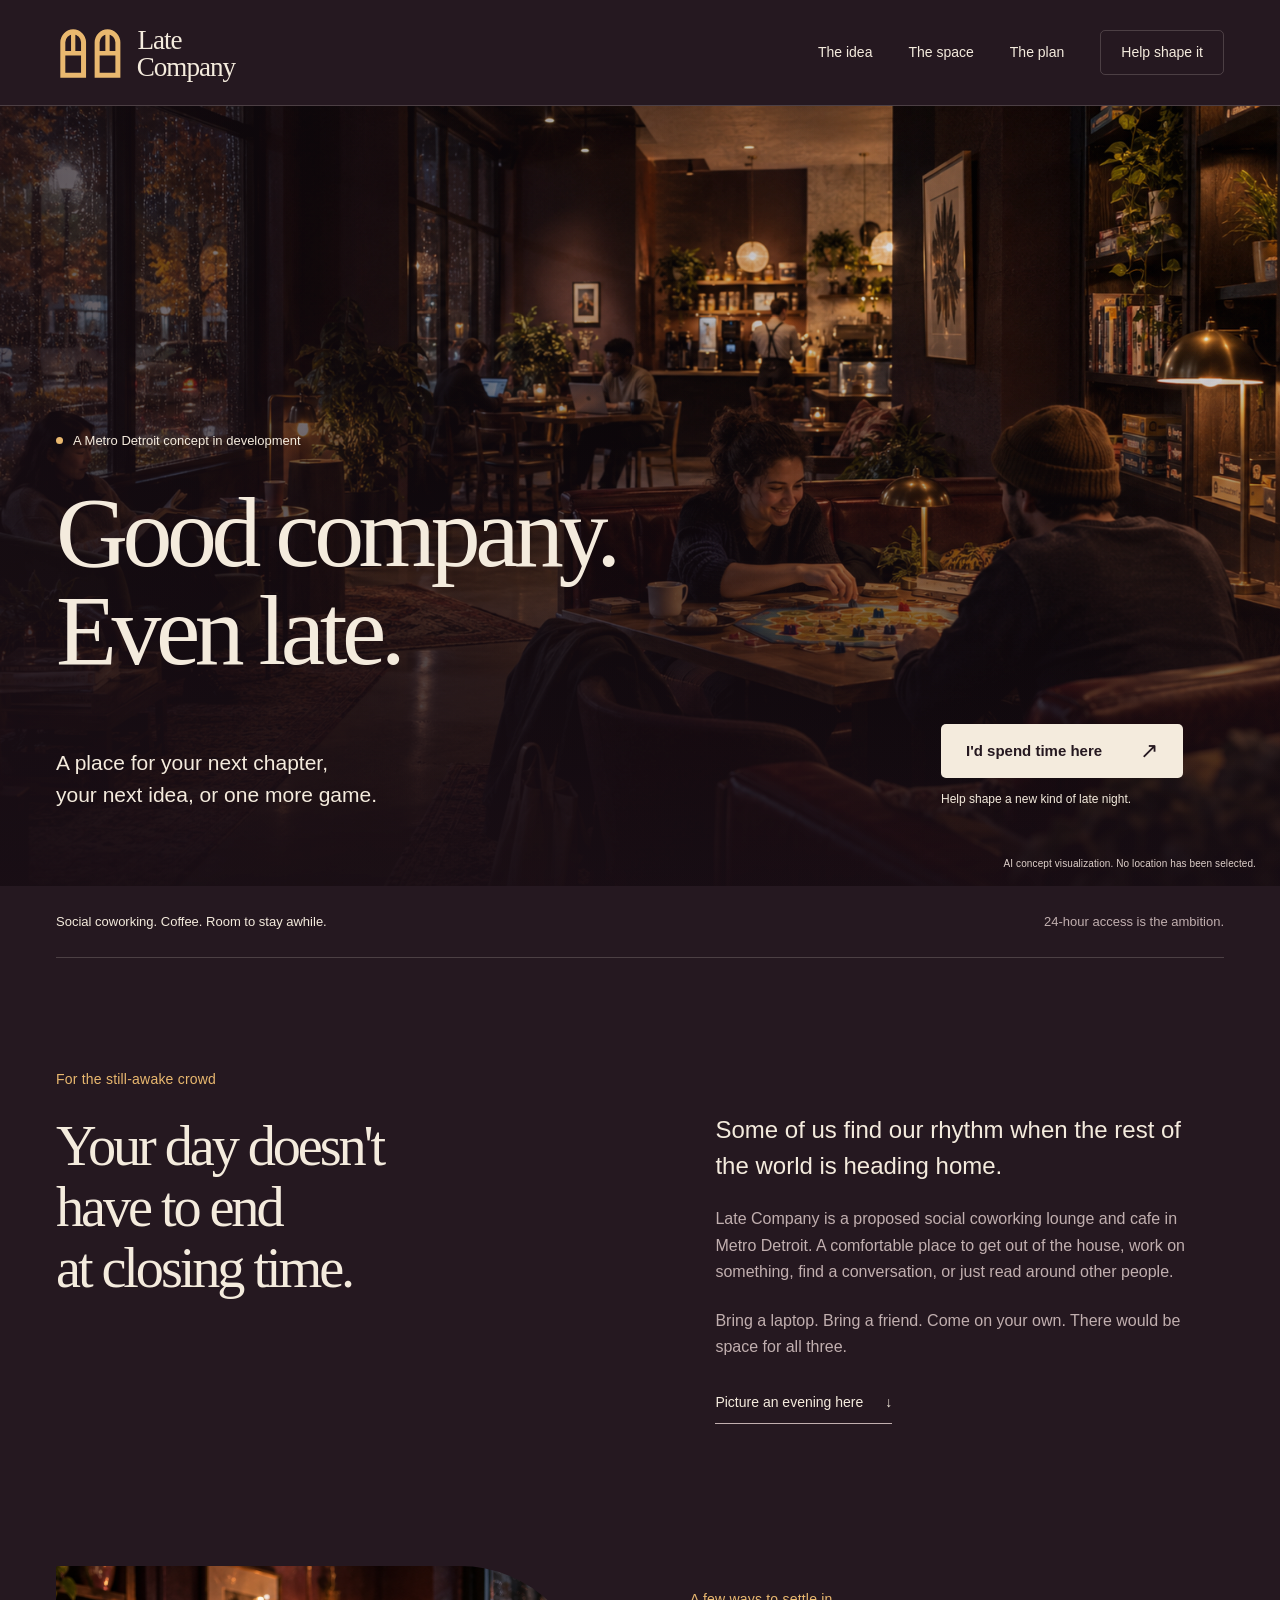
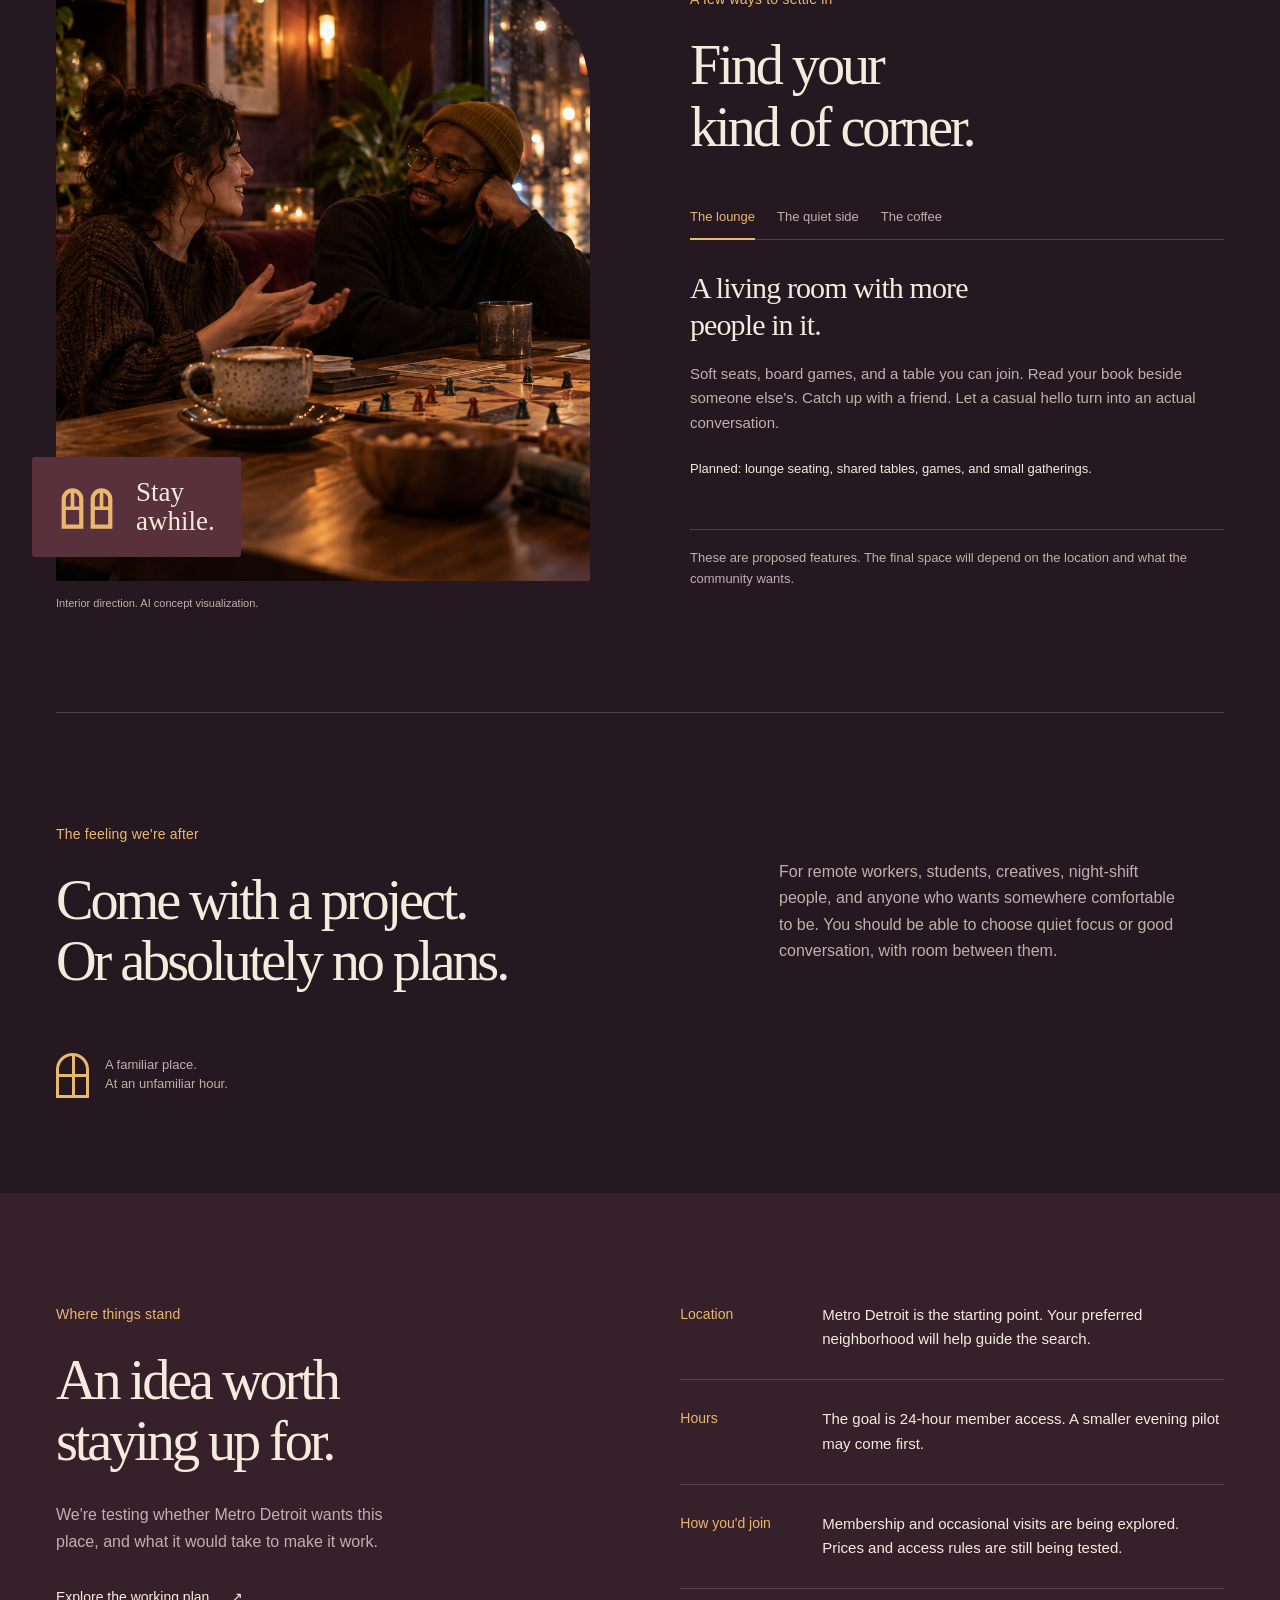
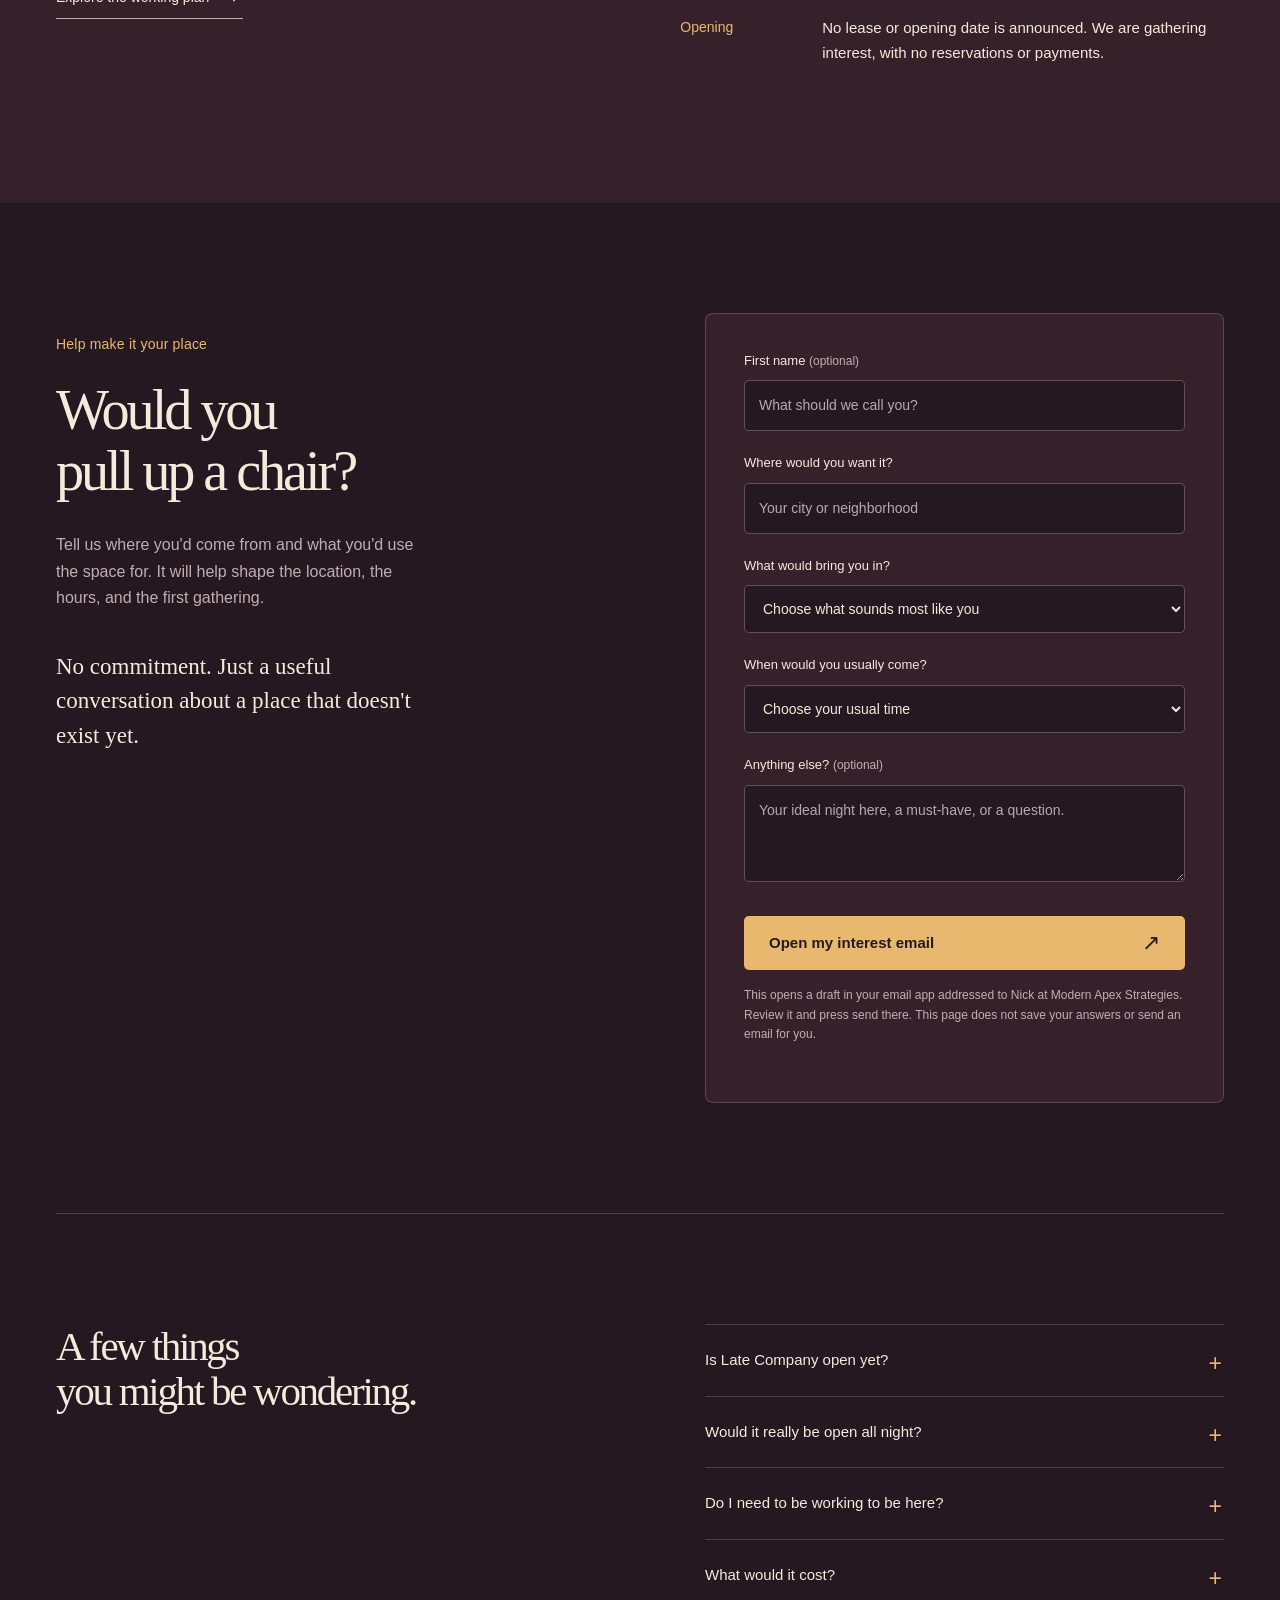
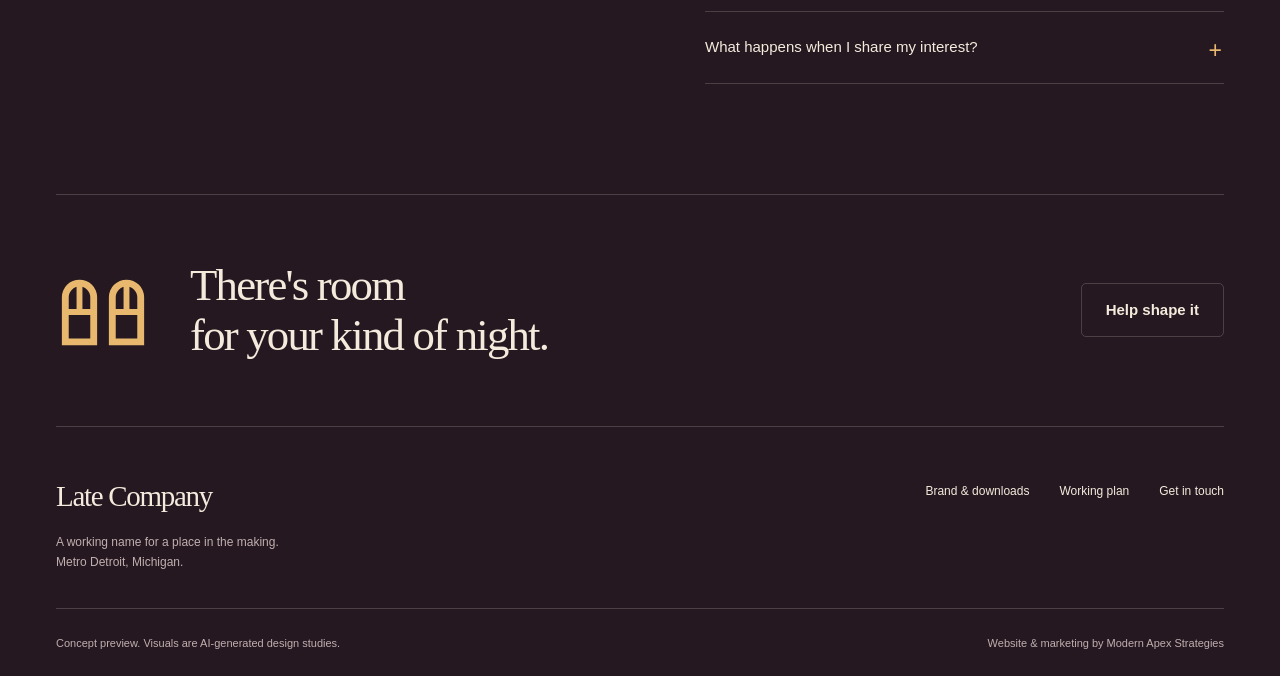
<file: index.html>
<!DOCTYPE html>

<html lang="en">
<head>
<meta charset="utf-8"/>
<meta content="width=device-width, initial-scale=1" name="viewport"/>
<meta content="#251820" name="theme-color"/>
<title>Late Company | Good company. Even late.</title>
<meta content="A Metro Detroit social coworking lounge and cafe concept for night owls. Quiet tables, a living room, coffee, and room for good company. Help shape it." name="description"/>
<meta content="Late Company | Good company. Even late." property="og:title"/>
<meta content="A proposed 24-hour social coworking lounge and cafe for Metro Detroit. Help shape the place you wish stayed open." property="og:description"/>
<meta content="website" property="og:type"/>

<link href="favicon.svg" rel="icon" type="image/svg+xml"/>
<link href="styles.css" rel="stylesheet"/>
<script defer="" src="app.js"></script>
<meta content="https://nradachy-web.github.io/late-company/social-card.png" property="og:image"/><link href="https://nradachy-web.github.io/late-company/" rel="canonical"/></head>
<body>
<a class="skip-link" href="#main">Skip to content</a>
<header class="site-header">
<a aria-label="Late Company home" class="brand-link" href="index.html"><img alt="Late Company" height="64" src="logo-horizontal-light.svg" width="216"/></a>
<button aria-controls="main-nav" aria-expanded="false" class="menu-toggle" type="button">Menu <span aria-hidden="true">+</span></button>
<nav aria-label="Main navigation" class="main-nav" id="main-nav">
<a href="#idea">The idea</a>
<a href="#space">The space</a>
<a href="plan.html">The plan</a>
<a class="nav-cta" href="#interest">Help shape it</a>
</nav>
</header>
<main id="main">
<section aria-labelledby="hero-title" class="hero">
<img alt="Concept illustration of a warm lounge after dark, with sofas, communal tables, and pools of lamplight." class="hero-image" fetchpriority="high" height="1200" src="lounge-hero.png" width="1800"/>
<div class="hero-shade"></div>
<div class="hero-content page-width">
<p class="concept-tag"><span aria-hidden="true"></span> A Metro Detroit concept in development</p>
<h1 id="hero-title">Good company.<br/>Even late.</h1>
<div class="hero-bottom">
<p>A place for your next chapter,<br/>your next idea, or one more game.</p>
<div class="hero-action"><a class="button button-light" href="#interest">I'd spend time here <span aria-hidden="true">↗</span></a><span>Help shape a new kind of late night.</span></div>
</div>
</div>
<p class="image-note">AI concept visualization. No location has been selected.</p>
</section>
<div class="promise-band page-width">
<p>Social coworking. Coffee. Room to stay awhile.</p>
<p>24-hour access is the ambition.</p>
</div>
<section aria-labelledby="idea-title" class="intro section page-width" id="idea">
<div class="intro-heading"><p class="section-kicker">For the still-awake crowd</p><h2 id="idea-title">Your day doesn't<br/>have to end<br/>at closing time.</h2></div>
<div class="intro-copy">
<p class="lead">Some of us find our rhythm when the rest of the world is heading home.</p>
<p>Late Company is a proposed social coworking lounge and cafe in Metro Detroit. A comfortable place to get out of the house, work on something, find a conversation, or just read around other people.</p>
<p>Bring a laptop. Bring a friend. Come on your own. There would be space for all three.</p>
<a class="text-link" href="#space">Picture an evening here <span aria-hidden="true">↓</span></a>
</div>
</section>
<section aria-labelledby="space-title" class="space-section" id="space">
<div class="space-layout page-width">
<figure class="detail-image-wrap"><img alt="Concept illustration of a cozy lounge with comfortable seating, a chess table, and warm lamps." height="1200" loading="lazy" src="lounge-detail.png" width="1000"/><figcaption>Interior direction. AI concept visualization.</figcaption><div aria-hidden="true" class="image-stamp"><img alt="" height="58" src="logo-symbol.svg" width="58"/><span>Stay<br/>awhile.</span></div></figure>
<div class="space-copy">
<p class="section-kicker">A few ways to settle in</p>
<h2 id="space-title">Find your<br/>kind of corner.</h2>
<div aria-label="Explore the proposed spaces" class="room-tabs" role="tablist">
<button aria-controls="room-lounge" aria-selected="true" id="tab-lounge" role="tab" tabindex="0" type="button">The lounge</button>
<button aria-controls="room-focus" aria-selected="false" id="tab-focus" role="tab" tabindex="-1" type="button">The quiet side</button>
<button aria-controls="room-coffee" aria-selected="false" id="tab-coffee" role="tab" tabindex="-1" type="button">The coffee</button>
</div>
<div aria-labelledby="tab-lounge" class="room-panel" id="room-lounge" role="tabpanel" tabindex="0"><h3>A living room with more people in it.</h3><p>Soft seats, board games, and a table you can join. Read your book beside someone else's. Catch up with a friend. Let a casual hello turn into an actual conversation.</p><p class="room-detail">Planned: lounge seating, shared tables, games, and small gatherings.</p></div>
<div aria-labelledby="tab-focus" class="room-panel" hidden="" id="room-focus" role="tabpanel" tabindex="0"><h3>Company without the conversation.</h3><p>Comfortable work tables, convenient outlets, and a quieter part of the room. Bring the side project, the assignment, or the thing you keep meaning to finish.</p><p class="room-detail">Planned: a quiet work zone, reliable Wi-Fi, and clear sound boundaries.</p></div>
<div aria-labelledby="tab-coffee" class="room-panel" hidden="" id="room-coffee" role="tabpanel" tabindex="0"><h3>Something good in your cup.</h3><p>Coffee when you need it, tea when you don't, and simple things to eat. The cafe would keep the room feeling welcoming, whether you are settling in or taking a break.</p><p class="room-detail">Planned: coffee, tea, nonalcoholic drinks, and a simple food offering. Cafe hours may differ from member access.</p></div>
<p class="small-note">These are proposed features. The final space will depend on the location and what the community wants.</p>
</div>
</div>
</section>
<section aria-labelledby="invitation-title" class="invitation section page-width">
<div><p class="section-kicker">The feeling we're after</p><h2 id="invitation-title">Come with a project.<br/>Or absolutely no plans.</h2></div>
<p>For remote workers, students, creatives, night-shift people, and anyone who wants somewhere comfortable to be. You should be able to choose quiet focus or good conversation, with room between them.</p>
<div class="invitation-note"><span aria-hidden="true" class="window-mini"></span><p>A familiar place.<br/>At an unfamiliar hour.</p></div>
</section>
<section aria-labelledby="concept-title" class="concept-section section">
<div class="page-width concept-grid">
<div><p class="section-kicker">Where things stand</p><h2 id="concept-title">An idea worth<br/>staying up for.</h2><p class="concept-intro">We're testing whether Metro Detroit wants this place, and what it would take to make it work.</p><a class="text-link" href="plan.html">Explore the working plan <span aria-hidden="true">↗</span></a></div>
<dl class="concept-facts">
<div><dt>Location</dt><dd>Metro Detroit is the starting point. Your preferred neighborhood will help guide the search.</dd></div>
<div><dt>Hours</dt><dd>The goal is 24-hour member access. A smaller evening pilot may come first.</dd></div>
<div><dt>How you'd join</dt><dd>Membership and occasional visits are being explored. Prices and access rules are still being tested.</dd></div>
<div><dt>Opening</dt><dd>No lease or opening date is announced. We are gathering interest, with no reservations or payments.</dd></div>
</dl>
</div>
</section>
<section aria-labelledby="interest-title" class="interest-section section page-width" id="interest">
<div class="interest-copy"><p class="section-kicker">Help make it your place</p><h2 id="interest-title">Would you<br/>pull up a chair?</h2><p>Tell us where you'd come from and what you'd use the space for. It will help shape the location, the hours, and the first gathering.</p><p class="interest-aside">No commitment. Just a useful conversation about a place that doesn't exist yet.</p></div>
<form class="interest-form" id="interest-form">
<div class="form-row"><label for="interest-name">First name <span>(optional)</span></label><input autocomplete="given-name" id="interest-name" maxlength="80" name="name" placeholder="What should we call you?" type="text"/></div>
<div class="form-row"><label for="interest-area">Where would you want it?</label><input autocomplete="address-level2" id="interest-area" maxlength="120" name="area" placeholder="Your city or neighborhood" required="" type="text"/></div>
<div class="form-row"><label for="interest-use">What would bring you in?</label><select id="interest-use" name="use" required=""><option value="">Choose what sounds most like you</option>Working or studying around other peopleMeeting people and hanging outBoard games and casual eventsA comfortable place after my shiftA mix of work and social timeSomething else</select></div>
<div class="form-row"><label for="interest-hours">When would you usually come?</label><select id="interest-hours" name="hours" required=""><option value="">Choose your usual time</option>DaytimeEarly evening, around 5 to 9 pmLate evening, around 9 pm to midnightOvernight, after midnightIt changes from day to day</select></div>
<div class="form-row"><label for="interest-note">Anything else? <span>(optional)</span></label><textarea id="interest-note" maxlength="700" name="note" placeholder="Your ideal night here, a must-have, or a question." rows="3"></textarea></div>
<button class="button button-gold" disabled="" id="interest-submit" type="submit">Open my interest email <span aria-hidden="true">↗</span></button>
<p class="form-explanation">This opens a draft in your email app addressed to Nick at Modern Apex Strategies. Review it and press send there. This page does not save your answers or send an email for you.</p>
<p class="form-status" hidden="" id="form-status" role="status" tabindex="-1"></p>
<div class="email-fallback" hidden="" id="email-fallback"><label for="email-copy">If your email app didn't open, copy this message and email it to <a href="mailto:nick@modernapexstrategies.com">nick@modernapexstrategies.com</a>.</label><textarea id="email-copy" readonly="" rows="8"></textarea><button class="text-link" id="copy-email" type="button">Copy message</button></div>
<noscript><p>You can express interest by emailing <a href="mailto:nick@modernapexstrategies.com?subject=Late%20Company%20interest">nick@modernapexstrategies.com</a>. Include your area, what you would use the space for, and your usual hours.</p></noscript>
</form>
</section>
<section aria-labelledby="faq-title" class="faq-section section page-width">
<h2 id="faq-title">A few things<br/>you might be wondering.</h2>
<div class="faq-list">
<details><summary>Is Late Company open yet?</summary><p>No. This is a concept in development. There is no announced location, lease, or opening date. Sharing your interest helps us decide what to test next.</p></details>
<details><summary>Would it really be open all night?</summary><p>That is the ambition for member access. We need to test demand, staffing, security, building rules, and the economics before committing to it. A smaller evening pilot is a possible first step.</p></details>
<details><summary>Do I need to be working to be here?</summary><p>The idea includes time to work and time to simply be around people. The proposed layout separates a quieter work area from the social lounge, so you can choose the evening you want.</p></details>
<details><summary>What would it cost?</summary><p>Pricing has not been set. We are exploring a membership alongside options for occasional visits. There is nothing to buy on this site.</p></details>
<details><summary>What happens when I share my interest?</summary><p>The form prepares an email draft using your answers. You decide whether to send it. If you do, Nick at Modern Apex Strategies receives your message and can reply about the concept. No answers are stored by this page.</p></details>
</div>
</section>
<section aria-label="Late Company closing message" class="closing page-width"><img alt="" height="94" src="logo-symbol.svg" width="94"/><p>There's room<br/>for your kind of night.</p><a class="button button-outline" href="#interest">Help shape it</a></section>
</main>
<footer class="site-footer page-width">
<div><a class="footer-wordmark" href="index.html">Late Company</a><p>A working name for a place in the making.<br/>Metro Detroit, Michigan.</p></div>
<div class="footer-links"><a href="brand.html">Brand &amp; downloads</a><a href="plan.html">Working plan</a><a href="mailto:nick@modernapexstrategies.com?subject=Late%20Company">Get in touch</a></div>
<div class="footer-bottom"><p>Concept preview. Visuals are AI-generated design studies.</p><a href="https://modernapexstrategies.com/" rel="noopener" target="_blank">Website &amp; marketing by Modern Apex Strategies</a></div>
</footer>
</body>
</html>
</file>
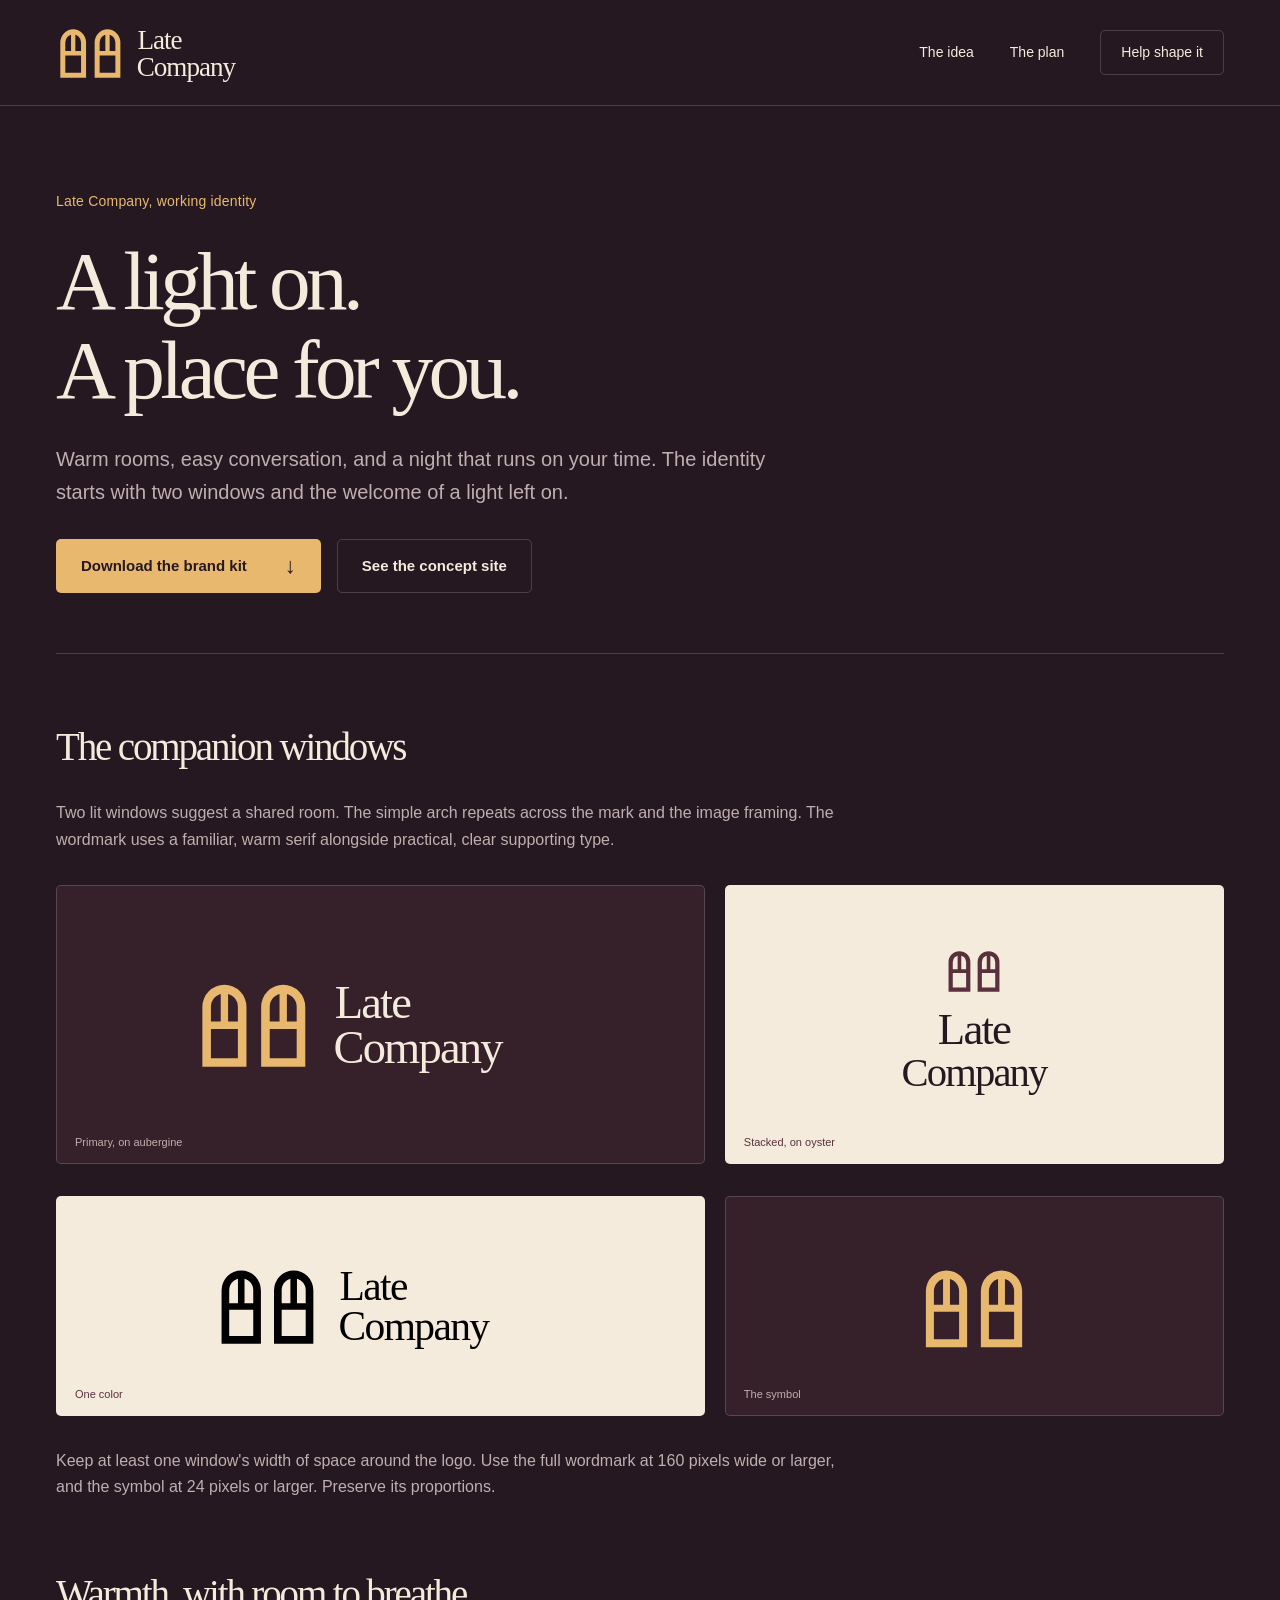
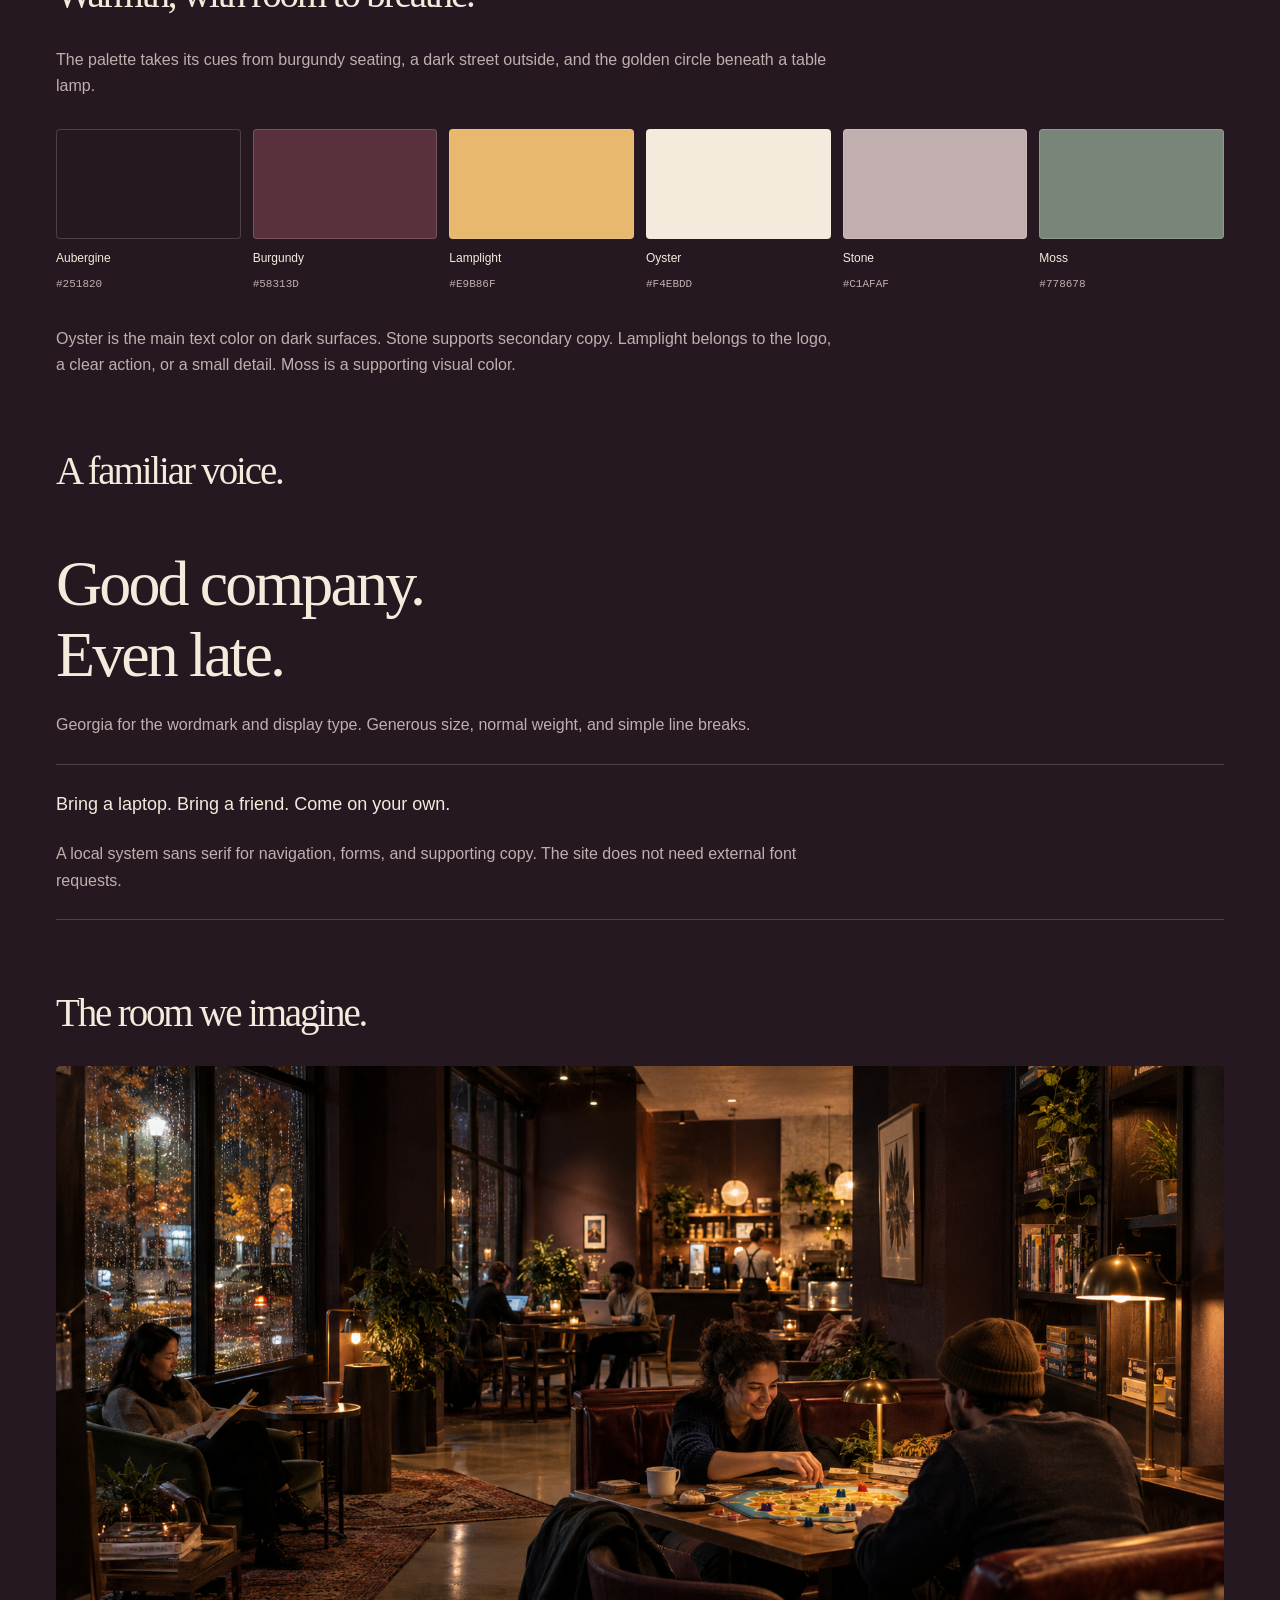
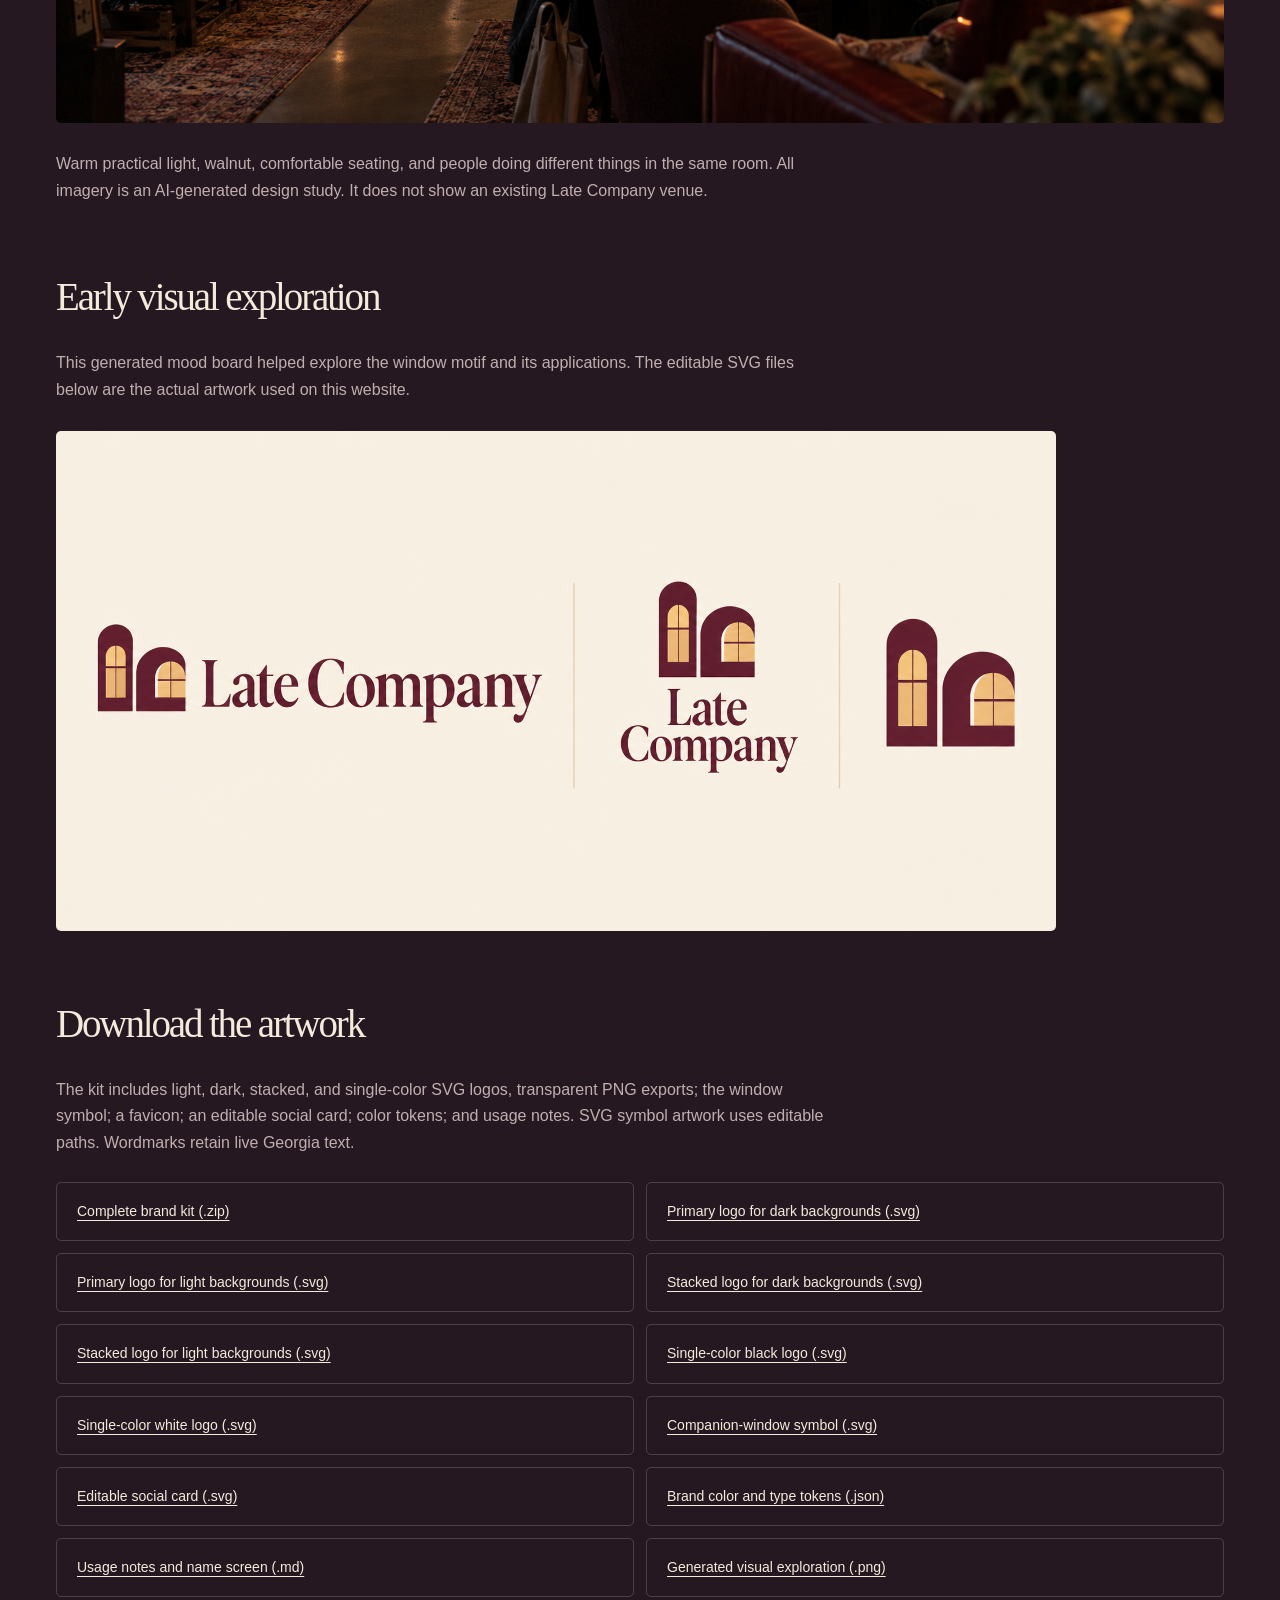
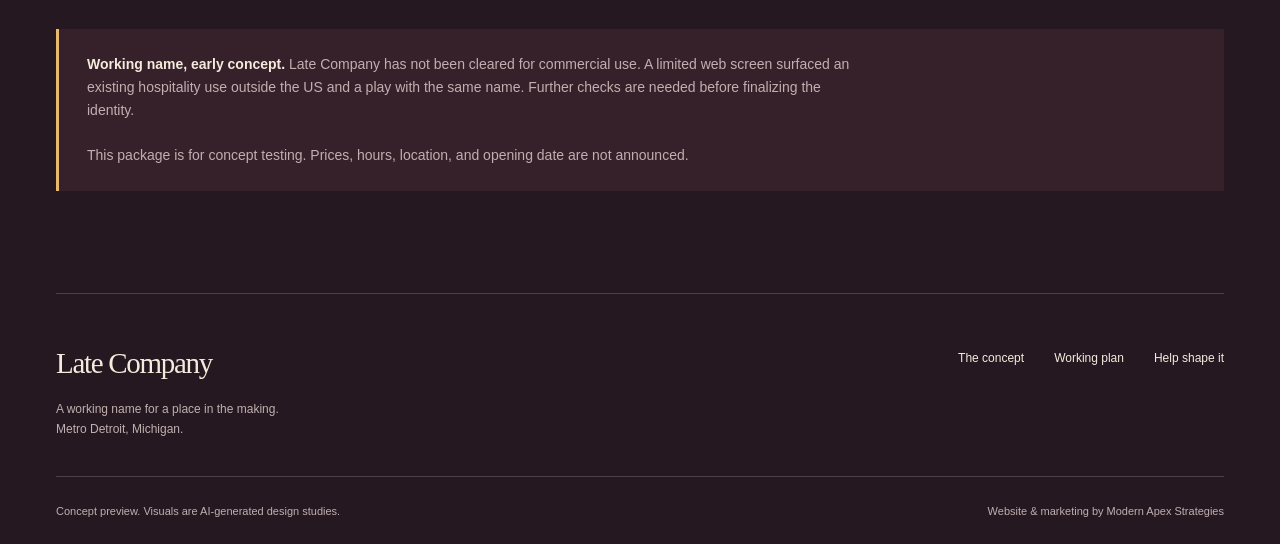
<file: brand.html>
<!DOCTYPE html>

<html lang="en">
<head><meta charset="utf-8"/><meta content="width=device-width, initial-scale=1" name="viewport"/><meta content="#251820" name="theme-color"/><title>The brand | Late Company</title><meta content="The working Late Company identity, editable logo assets, palette, and visual direction." name="description"/><meta content="noindex" name="robots"/><link href="favicon.svg" rel="icon" type="image/svg+xml"/><link href="styles.css" rel="stylesheet"/><script defer="" src="app.js"></script><meta content="https://nradachy-web.github.io/late-company/social-card.png" property="og:image"/><link href="https://nradachy-web.github.io/late-company/brand.html" rel="canonical"/></head>
<body><a class="skip-link" href="#main">Skip to content</a>
<header class="site-header"><a aria-label="Late Company home" class="brand-link" href="index.html"><img alt="Late Company" height="64" src="logo-horizontal-light.svg" width="216"/></a><button aria-controls="main-nav" aria-expanded="false" class="menu-toggle" type="button">Menu <span aria-hidden="true">+</span></button><nav aria-label="Main navigation" class="main-nav" id="main-nav"><a href="index.html#idea">The idea</a><a href="plan.html">The plan</a><a class="nav-cta" href="index.html#interest">Help shape it</a></nav></header>
<main id="main">
<section class="document-hero page-width"><p class="section-kicker">Late Company, working identity</p><h1>A light on.<br/>A place for you.</h1><p class="lead">Warm rooms, easy conversation, and a night that runs on your time. The identity starts with two windows and the welcome of a light left on.</p><div class="document-actions"><a class="button button-gold" download="" href="late-company-brand-kit.zip">Download the brand kit <span aria-hidden="true">↓</span></a><a class="button button-outline" href="index.html">See the concept site</a></div></section>
<div class="document-content page-width">
<h2>The companion windows</h2><p>Two lit windows suggest a shared room. The simple arch repeats across the mark and the image framing. The wordmark uses a familiar, warm serif alongside practical, clear supporting type.</p>
<div class="brand-showcase"><div class="brand-tile"><img alt="Late Company horizontal logo in gold and oyster" height="120" src="logo-horizontal-light.svg" width="370"/><span class="tile-label">Primary, on aubergine</span></div><div class="brand-tile light"><img alt="Late Company stacked logo in burgundy" height="178" src="logo-stacked-dark.svg" width="200"/><span class="tile-label">Stacked, on oyster</span></div></div>
<div class="brand-showcase"><div class="brand-tile light"><img alt="Late Company one-color black logo" height="107" src="logo-mono-black.svg" width="330"/><span class="tile-label">One color</span></div><div class="brand-tile"><img alt="Two golden arched windows, the Late Company symbol" height="110" src="logo-symbol.svg" width="110"/><span class="tile-label">The symbol</span></div></div>
<p>Keep at least one window's width of space around the logo. Use the full wordmark at 160 pixels wide or larger, and the symbol at 24 pixels or larger. Preserve its proportions.</p>
<h2>Warmth, with room to breathe.</h2><p>The palette takes its cues from burgundy seating, a dark street outside, and the golden circle beneath a table lamp.</p>
<div class="palette"><div class="swatch"><div class="swatch-color" style="background:#251820"></div><span>Aubergine</span><code>#251820</code></div><div class="swatch"><div class="swatch-color" style="background:#58313D"></div><span>Burgundy</span><code>#58313D</code></div><div class="swatch"><div class="swatch-color" style="background:#E9B86F"></div><span>Lamplight</span><code>#E9B86F</code></div><div class="swatch"><div class="swatch-color" style="background:#F4EBDD"></div><span>Oyster</span><code>#F4EBDD</code></div><div class="swatch"><div class="swatch-color" style="background:#C1AFAF"></div><span>Stone</span><code>#C1AFAF</code></div><div class="swatch"><div class="swatch-color" style="background:#778678"></div><span>Moss</span><code>#778678</code></div></div>
<p>Oyster is the main text color on dark surfaces. Stone supports secondary copy. Lamplight belongs to the logo, a clear action, or a small detail. Moss is a supporting visual color.</p>
<h2>A familiar voice.</h2><div class="type-sample"><p class="large">Good company.<br/>Even late.</p><p>Georgia for the wordmark and display type. Generous size, normal weight, and simple line breaks.</p></div><div class="type-sample"><p class="body-sample">Bring a laptop. Bring a friend. Come on your own.</p><p>A local system sans serif for navigation, forms, and supporting copy. The site does not need external font requests.</p></div>
<h2>The room we imagine.</h2><img alt="AI concept visualization of a welcoming late-night lounge with people reading, working, and playing a board game." height="1024" loading="lazy" src="lounge-hero.png" style="width:100%;border-radius:5px;margin-block:28px" width="1536"/><p>Warm practical light, walnut, comfortable seating, and people doing different things in the same room. All imagery is an AI-generated design study. It does not show an existing Late Company venue.</p>
<h2>Early visual exploration</h2><p>This generated mood board helped explore the window motif and its applications. The editable SVG files below are the actual artwork used on this website.</p><img alt="AI-generated Late Company identity exploration with arched windows, a serif wordmark, and burgundy and warm gold colors." height="1024" loading="lazy" src="logo-exploration.png" style="width:100%;max-width:1000px;border-radius:5px;margin-block:28px" width="1536"/>
<h2>Download the artwork</h2><p>The kit includes light, dark, stacked, and single-color SVG logos, transparent PNG exports; the window symbol; a favicon; an editable social card; color tokens; and usage notes. SVG symbol artwork uses editable paths. Wordmarks retain live Georgia text.</p><div class="download-list"><a download="" href="late-company-brand-kit.zip">Complete brand kit (.zip)</a><a download="" href="logo-horizontal-light.svg">Primary logo for dark backgrounds (.svg)</a><a download="" href="logo-horizontal-dark.svg">Primary logo for light backgrounds (.svg)</a><a download="" href="logo-stacked-light.svg">Stacked logo for dark backgrounds (.svg)</a><a download="" href="logo-stacked-dark.svg">Stacked logo for light backgrounds (.svg)</a><a download="" href="logo-mono-black.svg">Single-color black logo (.svg)</a><a download="" href="logo-mono-white.svg">Single-color white logo (.svg)</a><a download="" href="logo-symbol.svg">Companion-window symbol (.svg)</a><a download="" href="social-card.svg">Editable social card (.svg)</a><a download="" href="brand-tokens.json">Brand color and type tokens (.json)</a><a download="" href="brand-guide.md">Usage notes and name screen (.md)</a><a download="" href="logo-exploration.png">Generated visual exploration (.png)</a></div>
<div class="note-box"><p><strong>Working name, early concept.</strong> Late Company has not been cleared for commercial use. A limited web screen surfaced an existing hospitality use outside the US and a play with the same name. Further checks are needed before finalizing the identity.</p><p>This package is for concept testing. Prices, hours, location, and opening date are not announced.</p></div>
</div></main>
<footer class="site-footer page-width"><div><a class="footer-wordmark" href="index.html">Late Company</a><p>A working name for a place in the making.<br/>Metro Detroit, Michigan.</p></div><div class="footer-links"><a href="index.html">The concept</a><a href="plan.html">Working plan</a><a href="index.html#interest">Help shape it</a></div><div class="footer-bottom"><p>Concept preview. Visuals are AI-generated design studies.</p><a href="https://modernapexstrategies.com/" rel="noopener" target="_blank">Website &amp; marketing by Modern Apex Strategies</a></div></footer>
</body></html>
</file>
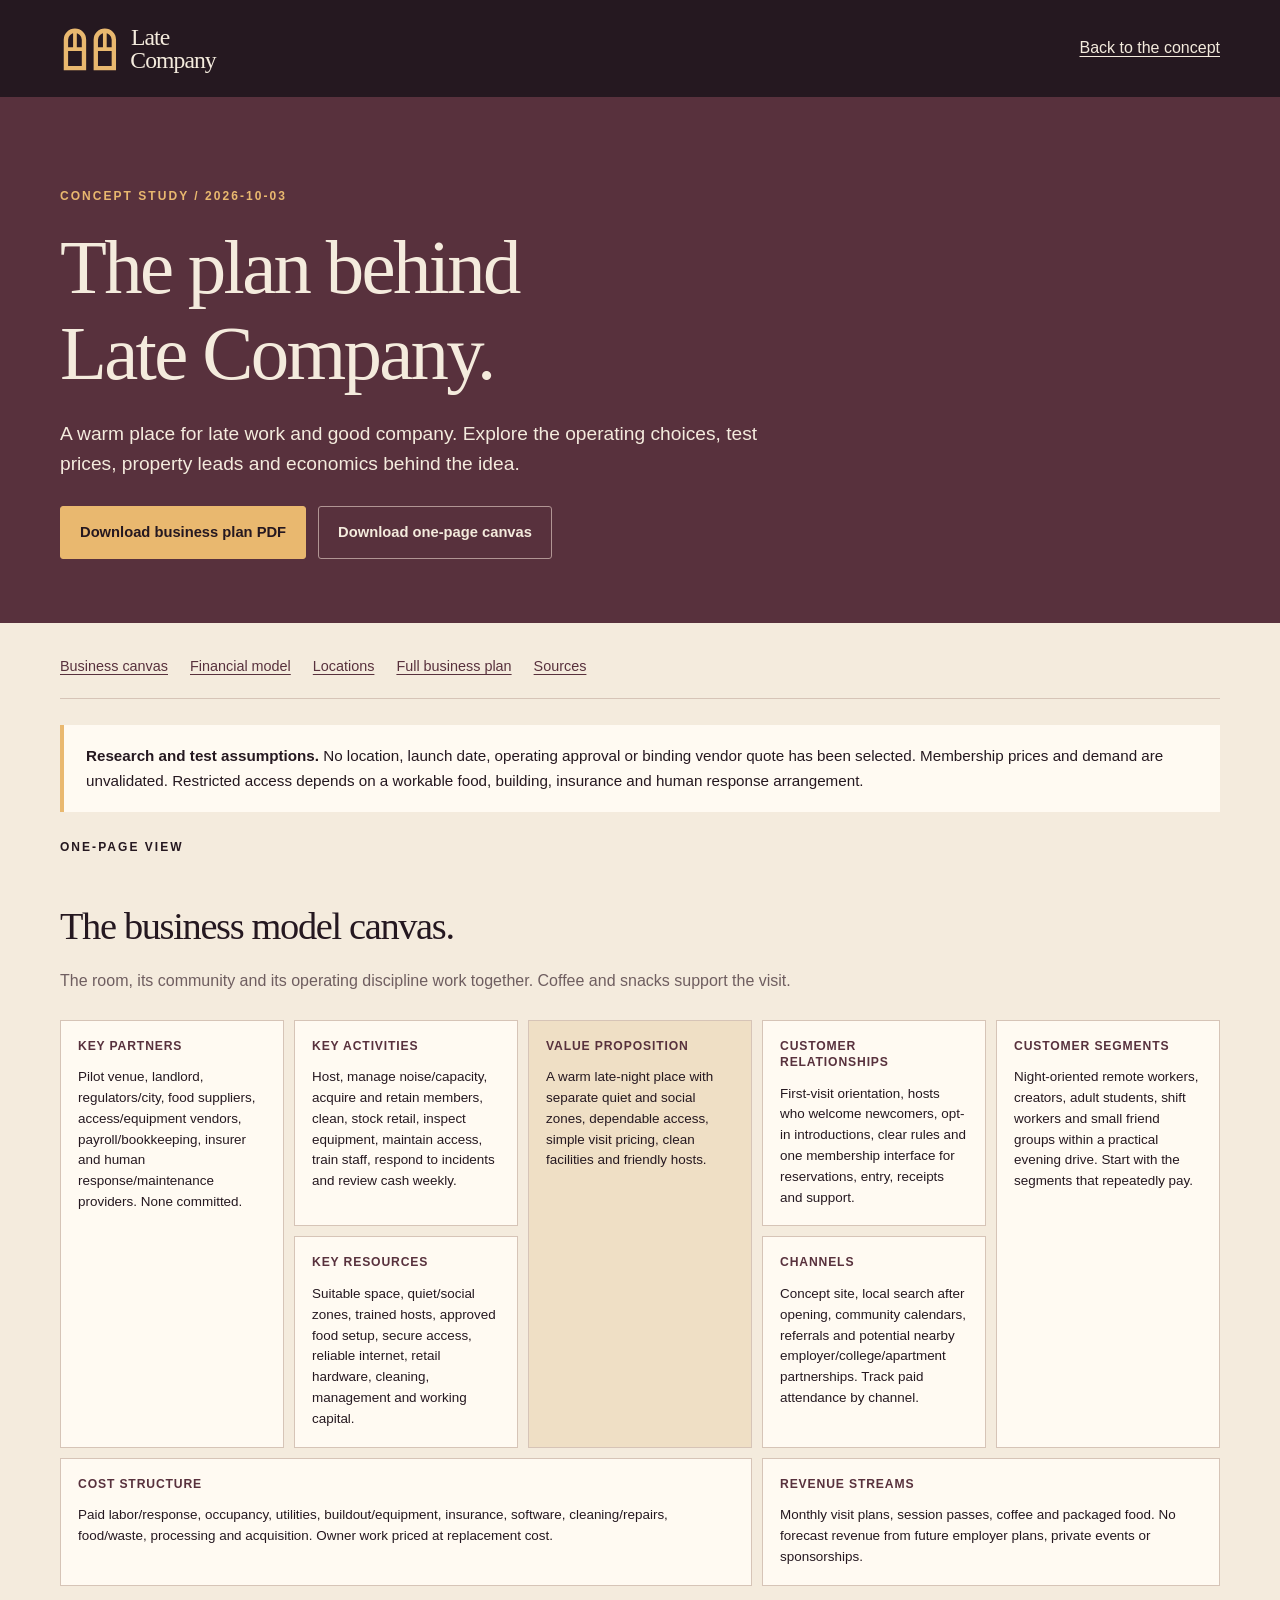
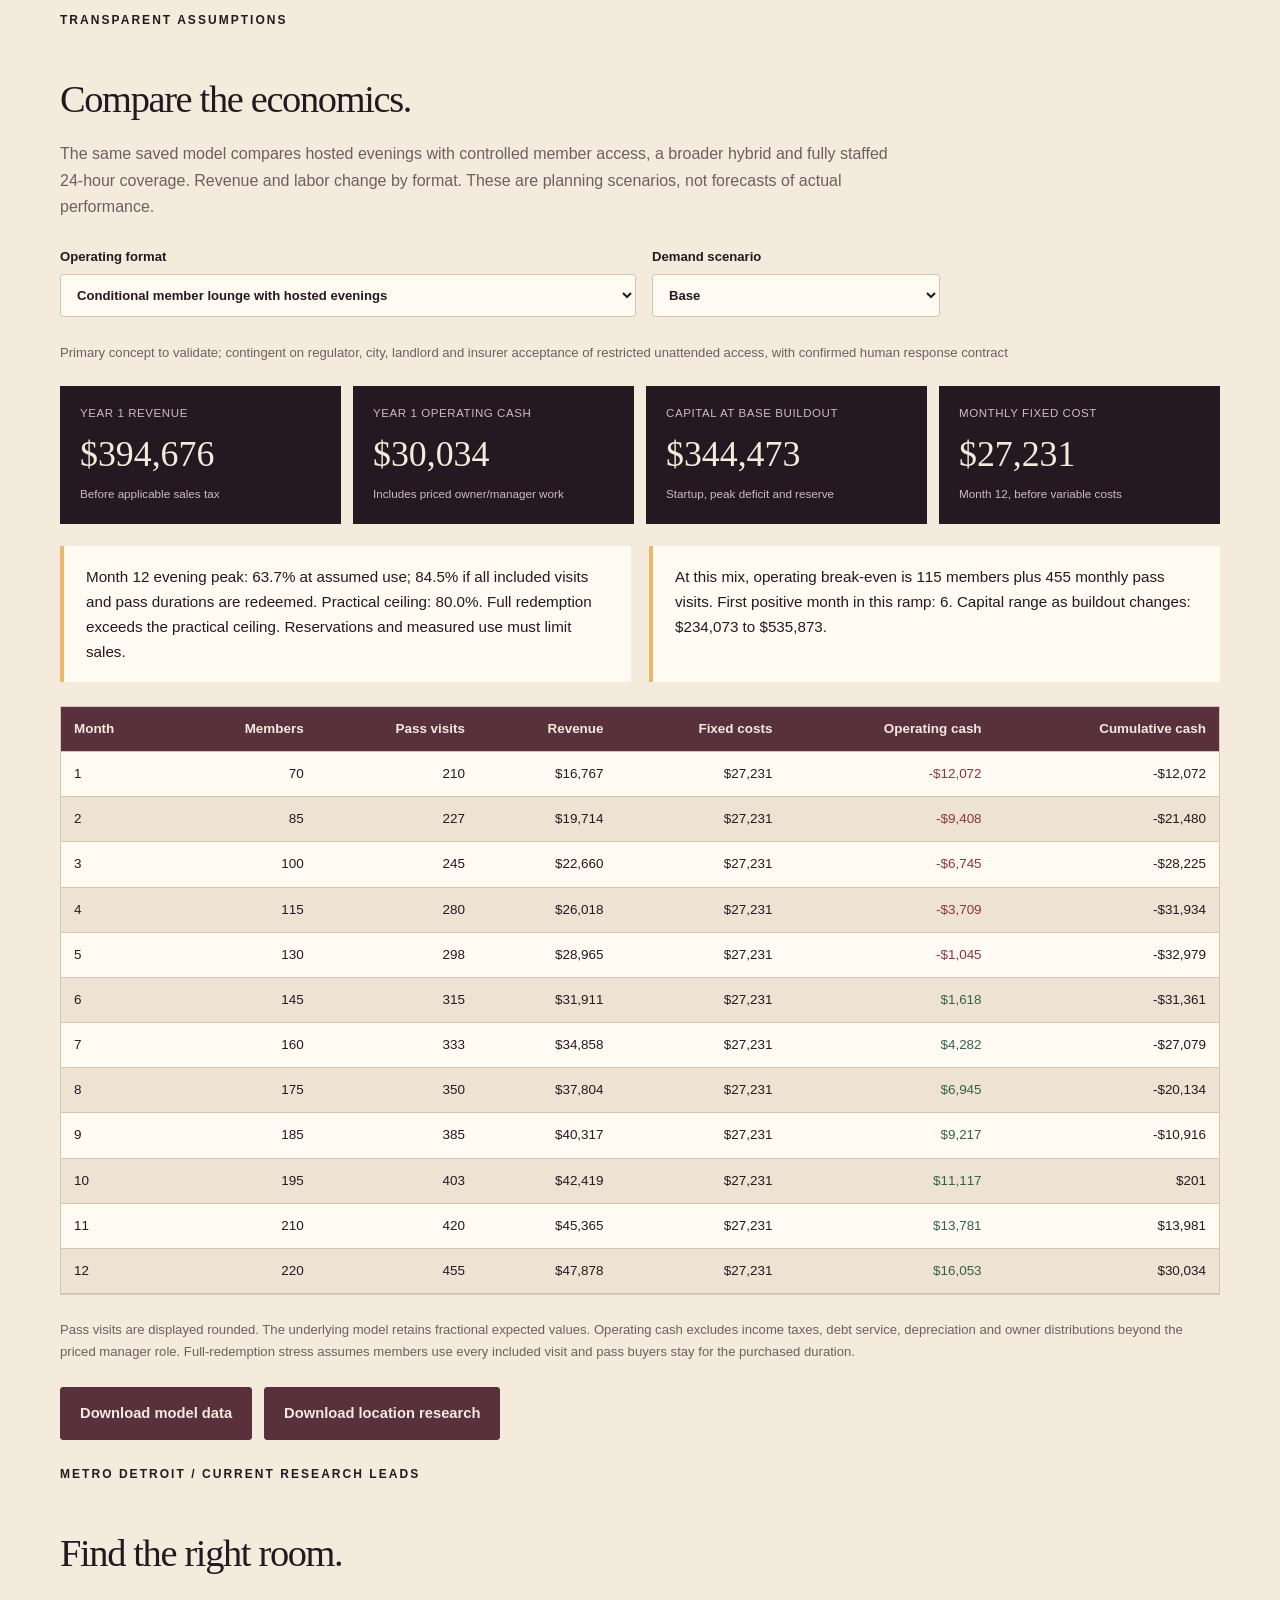
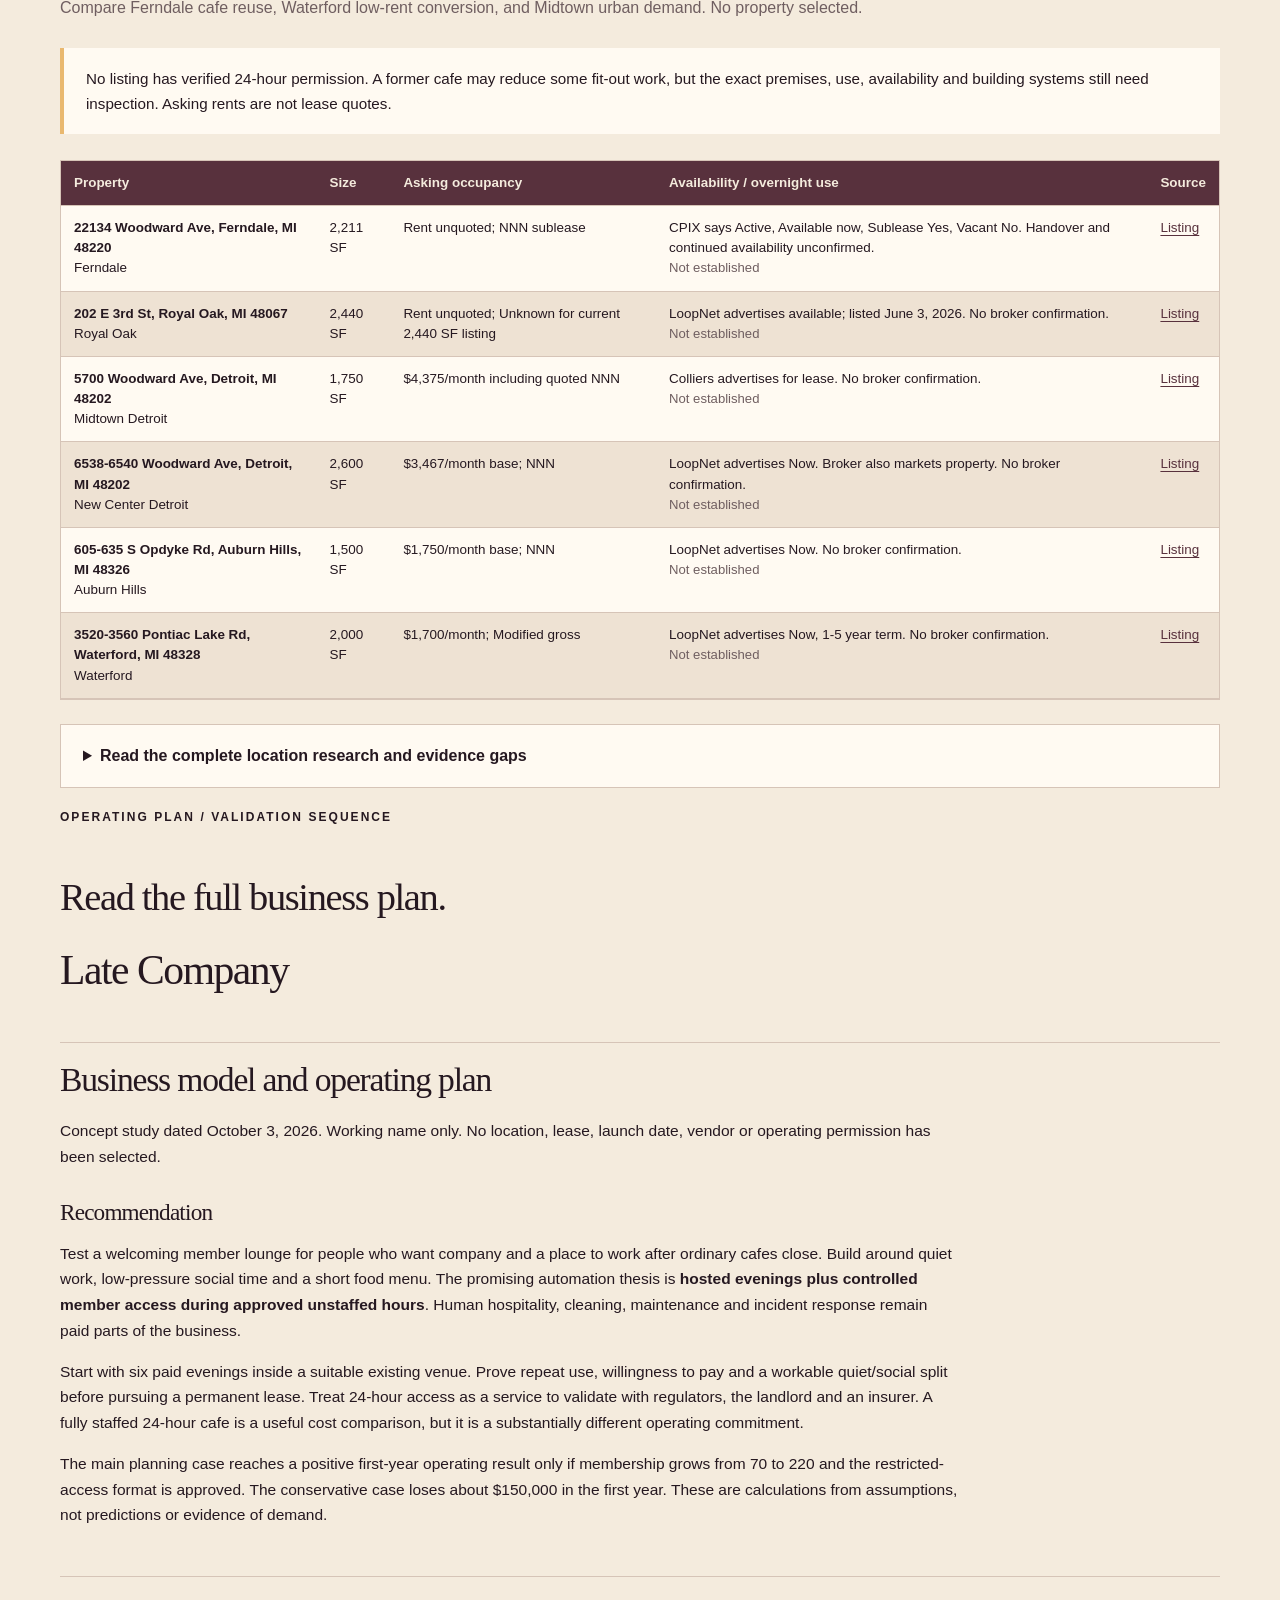
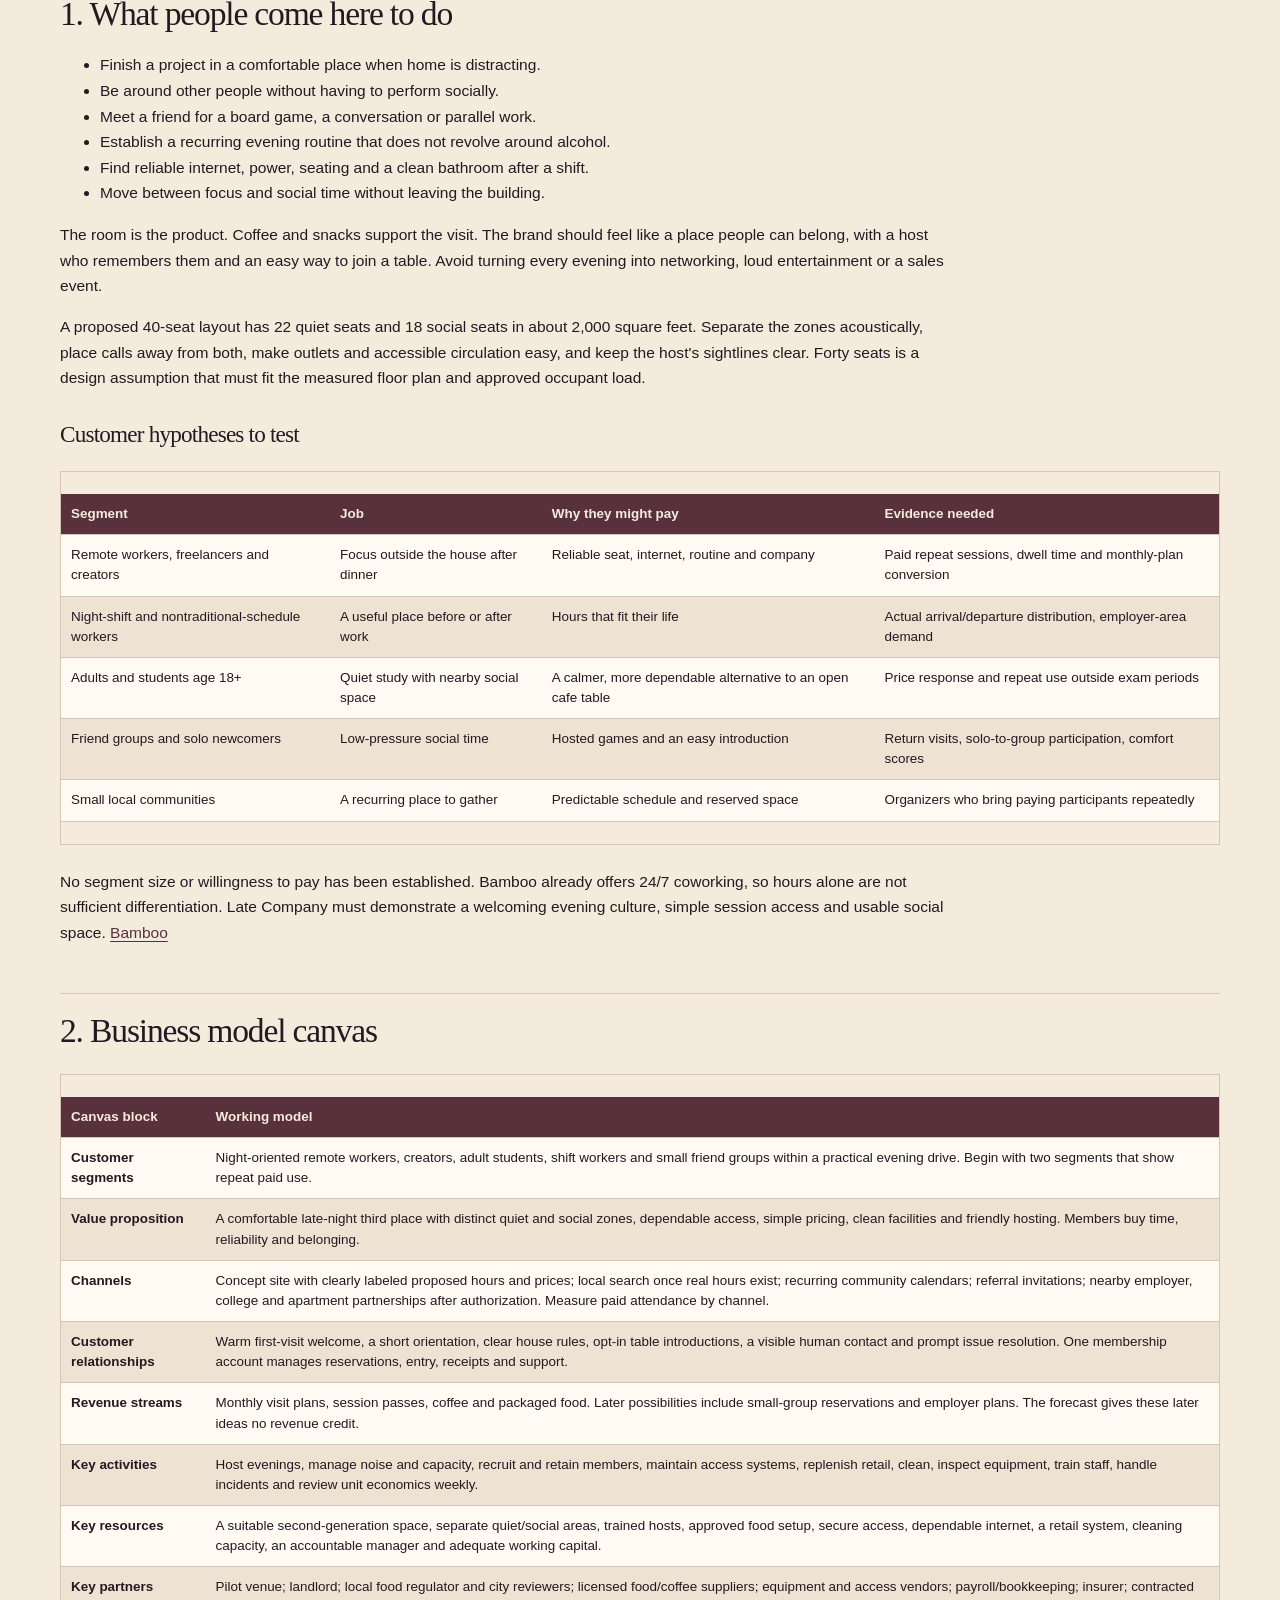
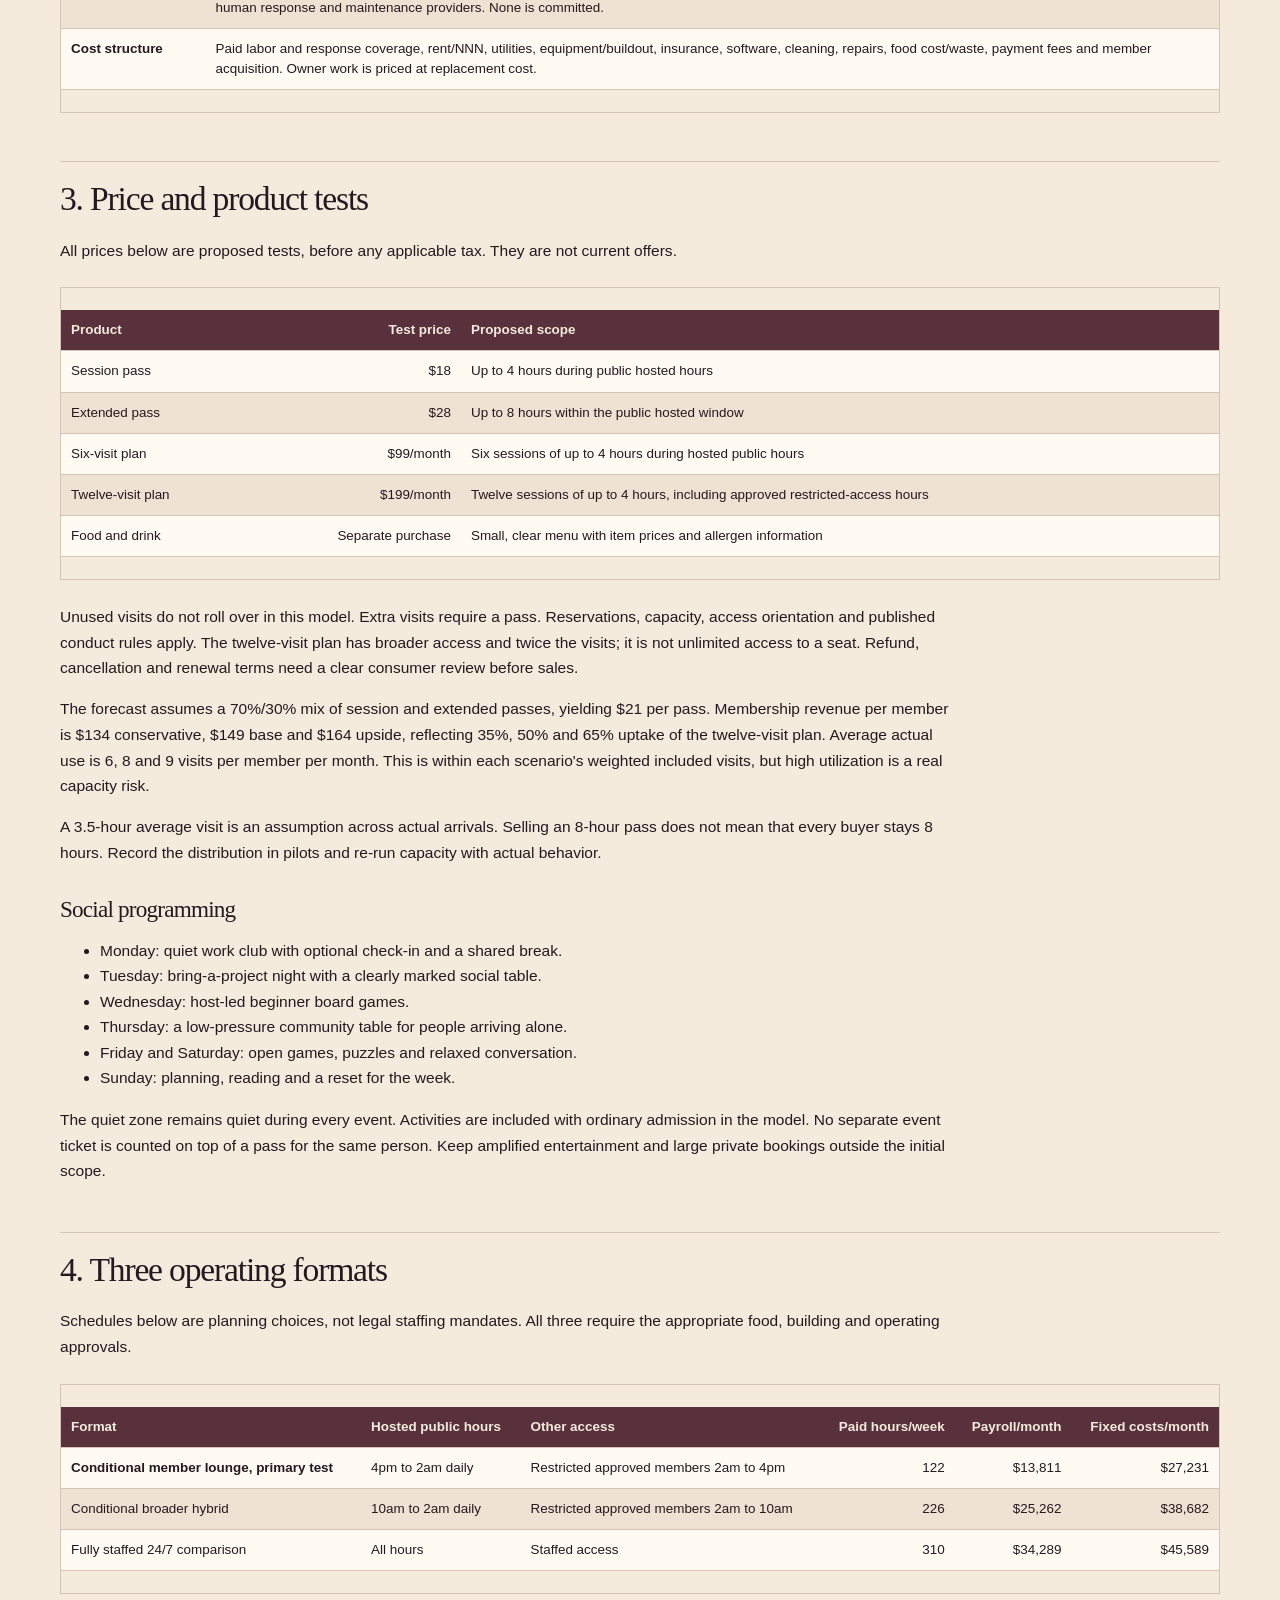
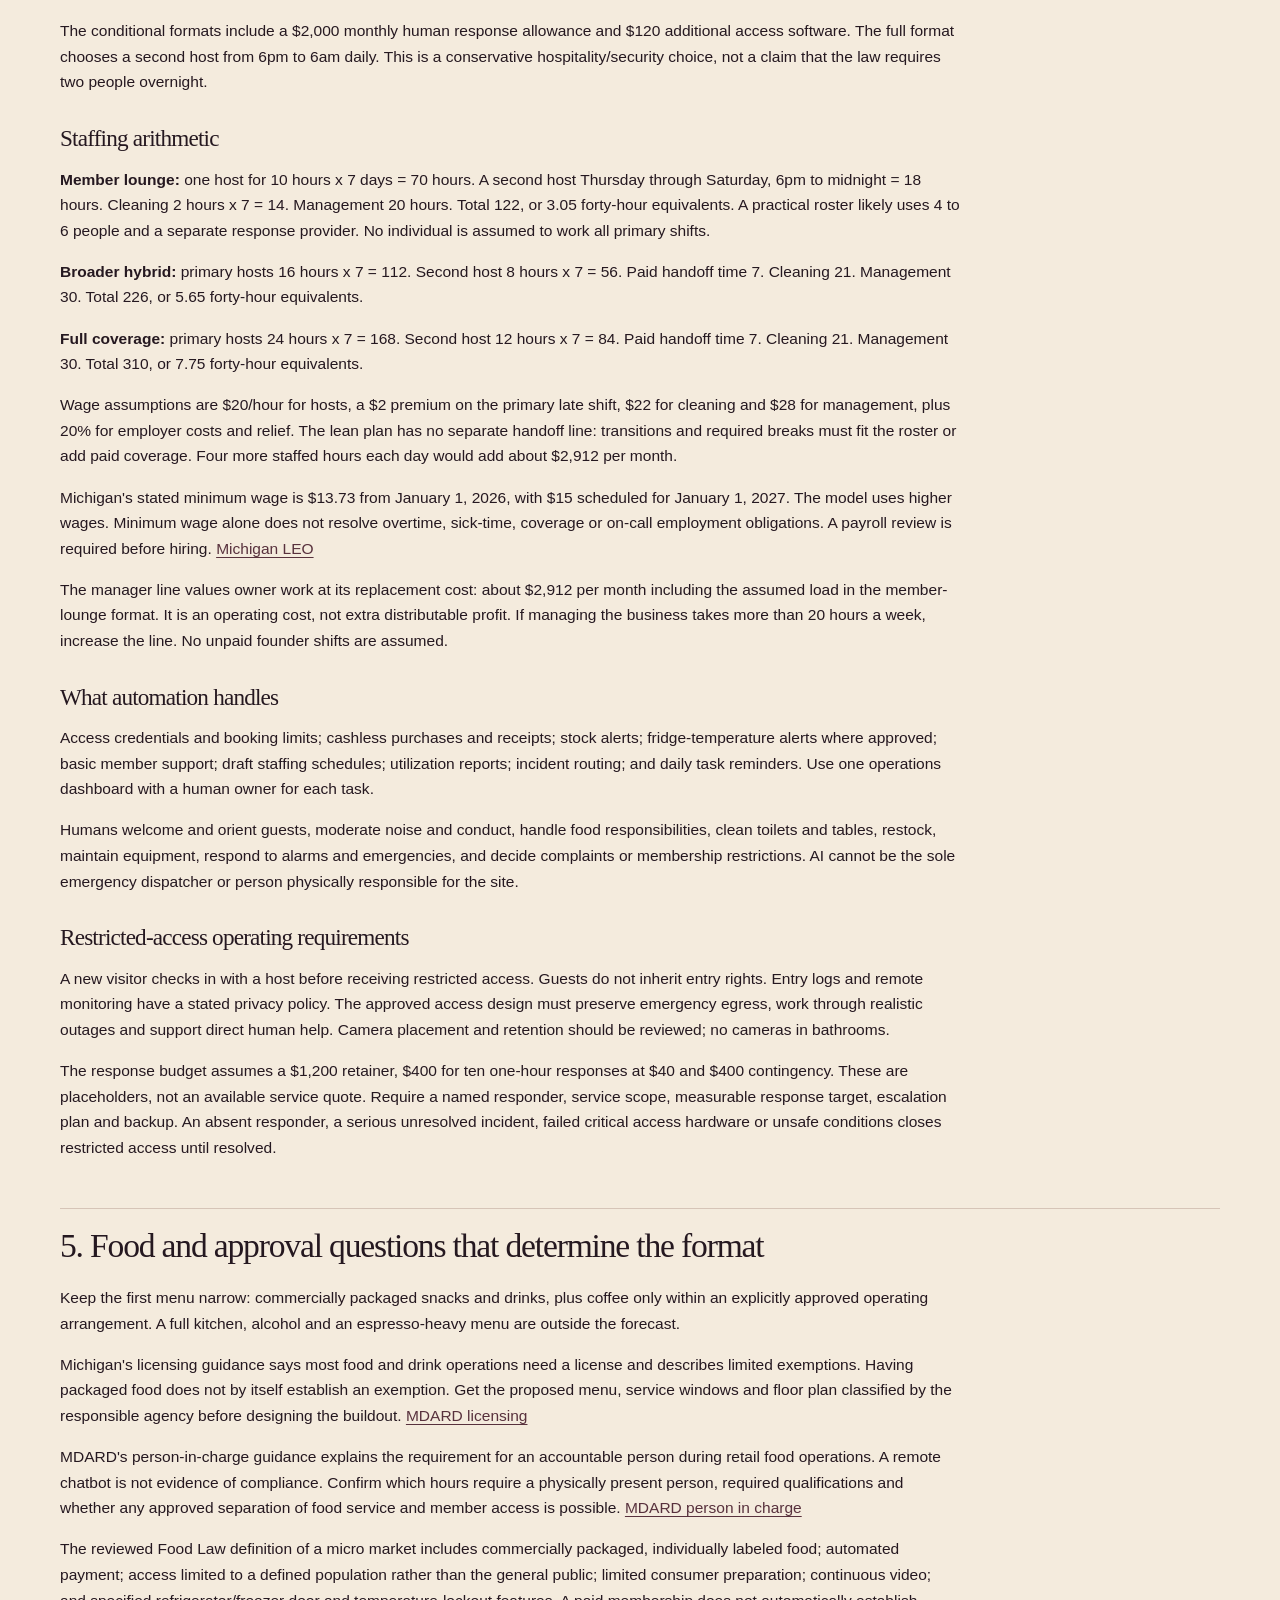
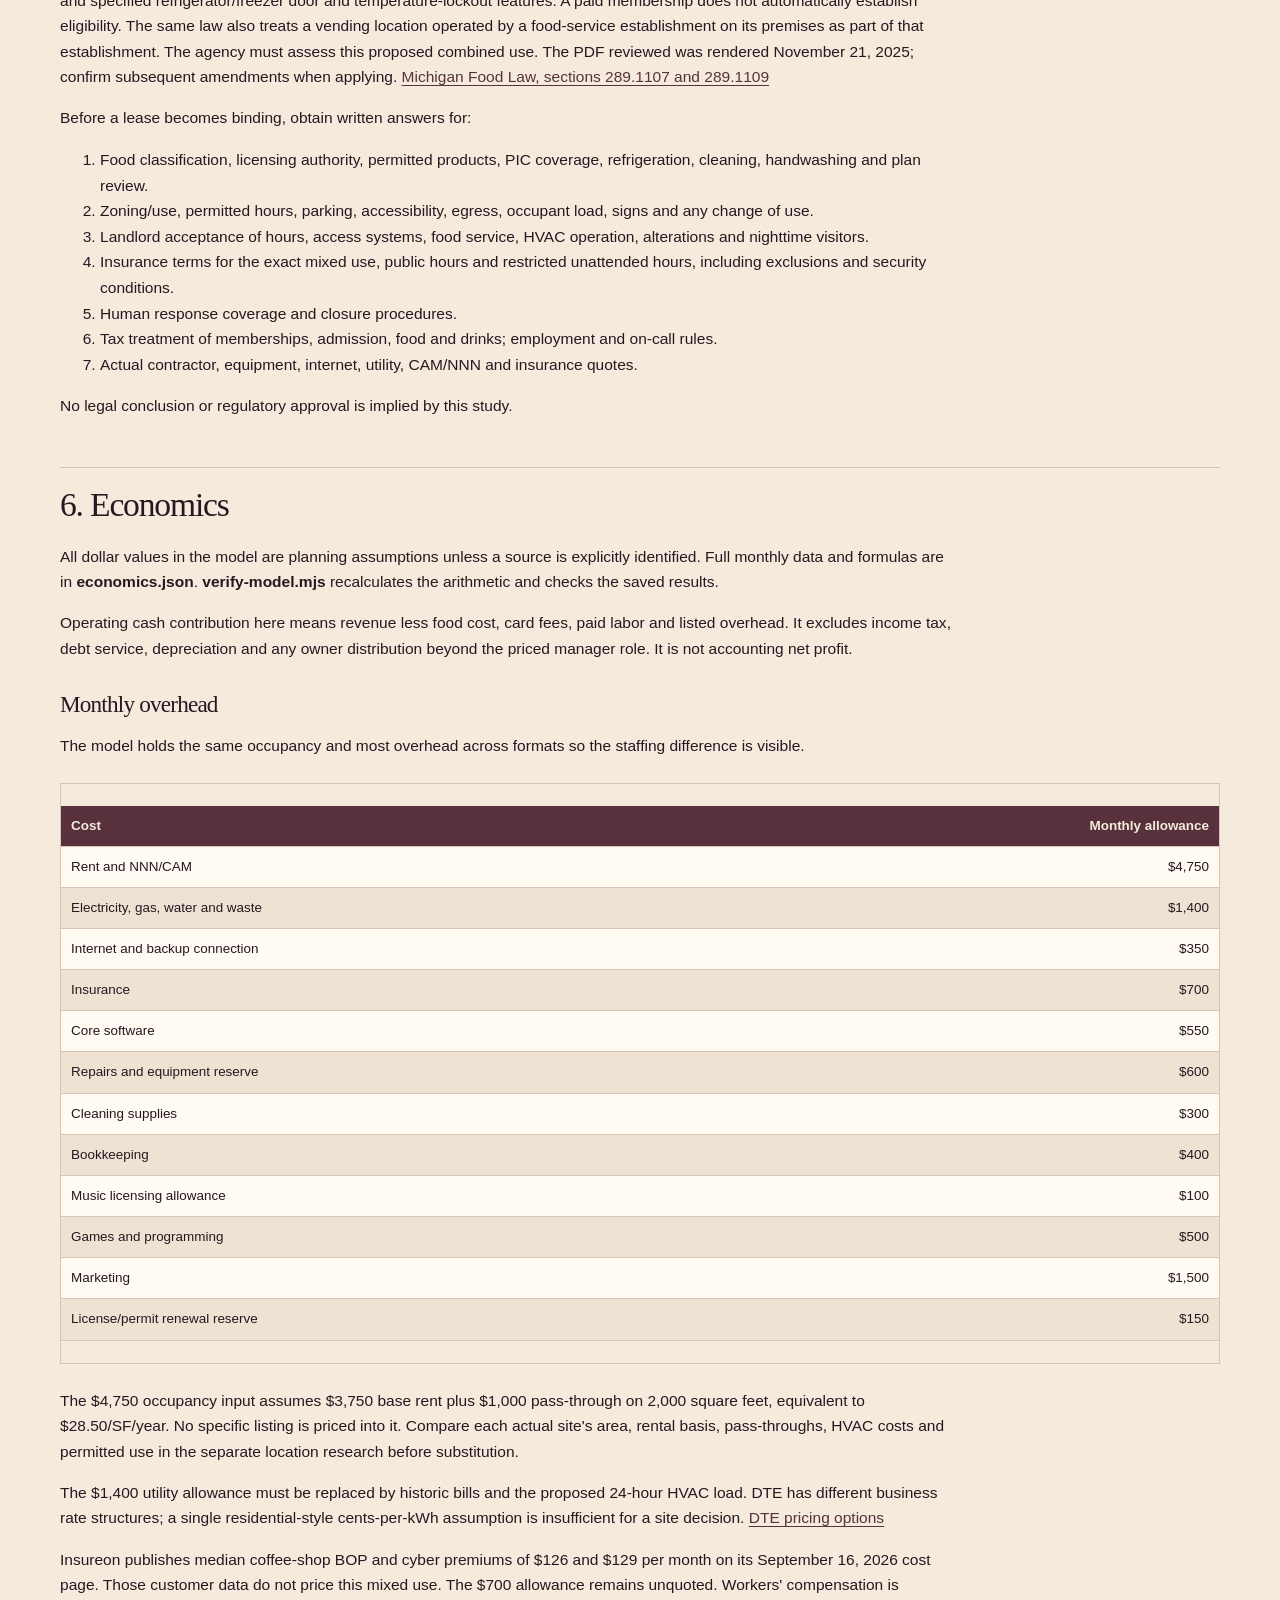
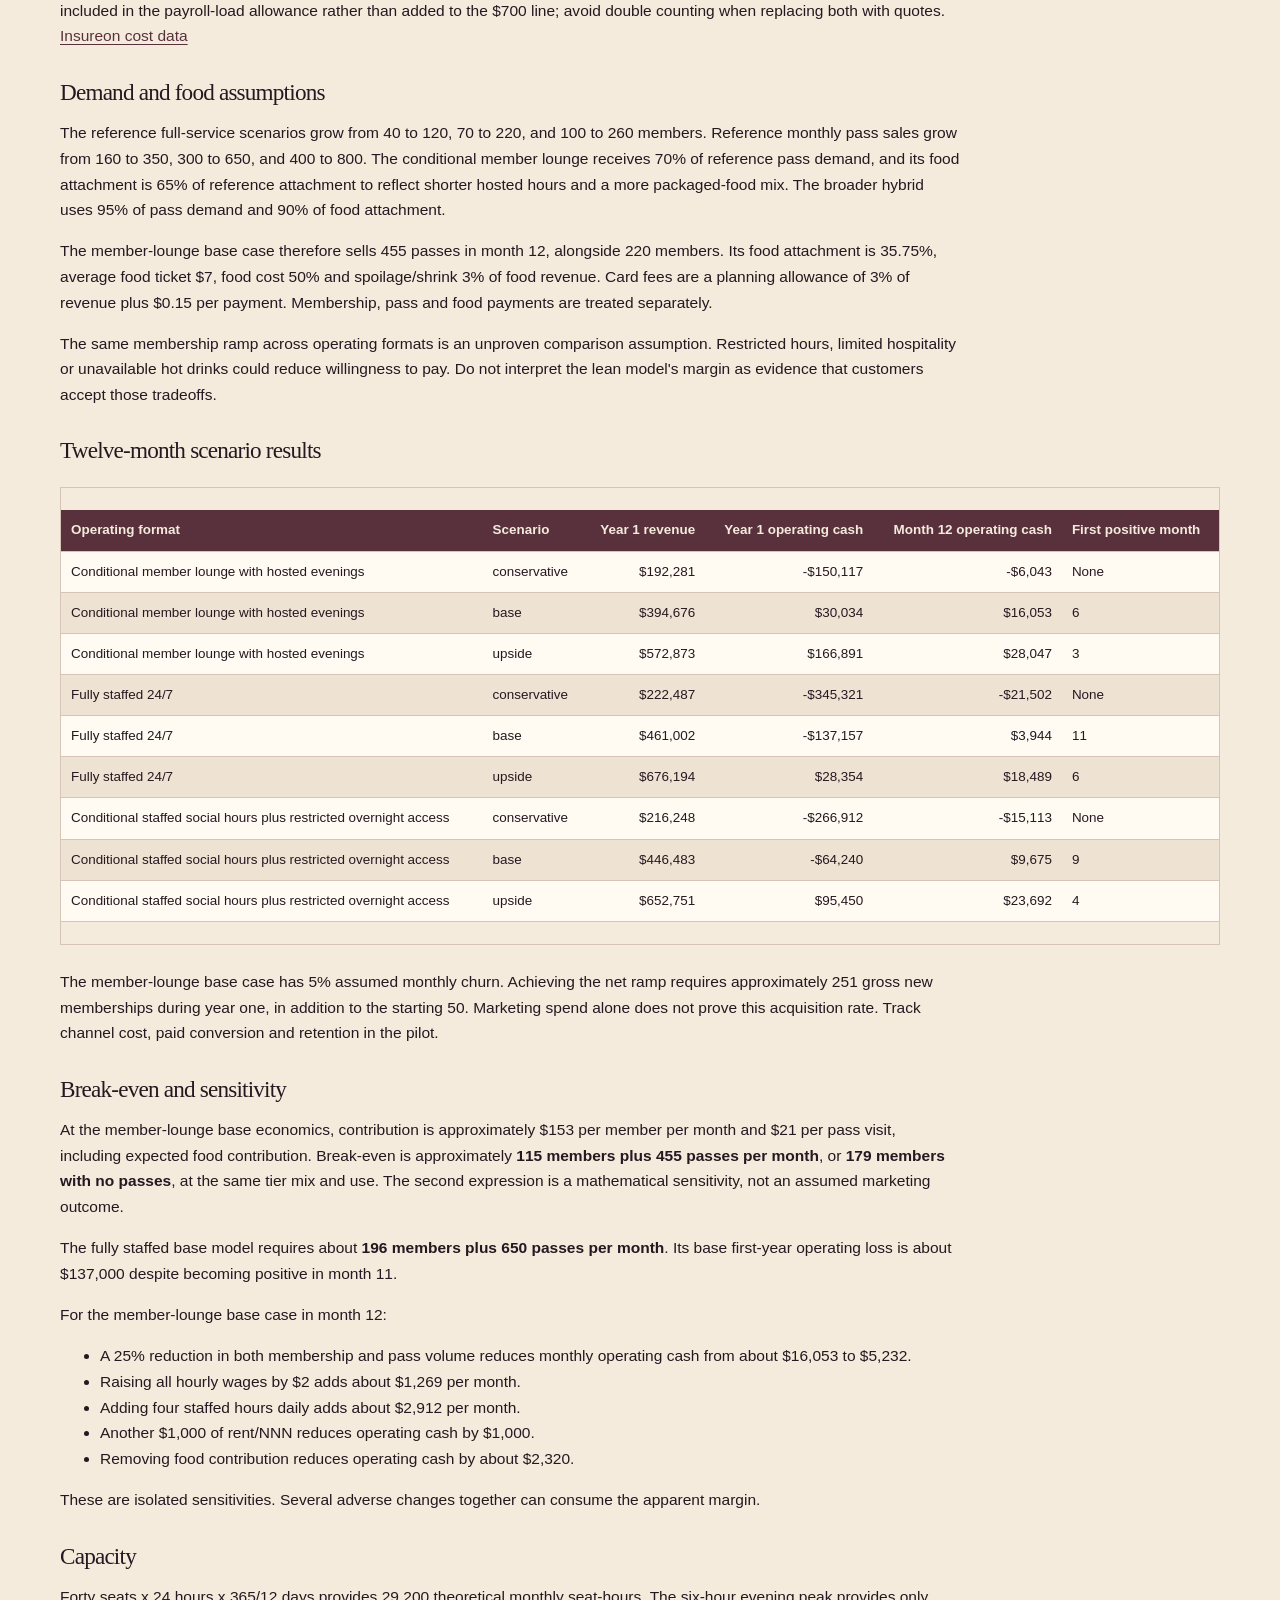
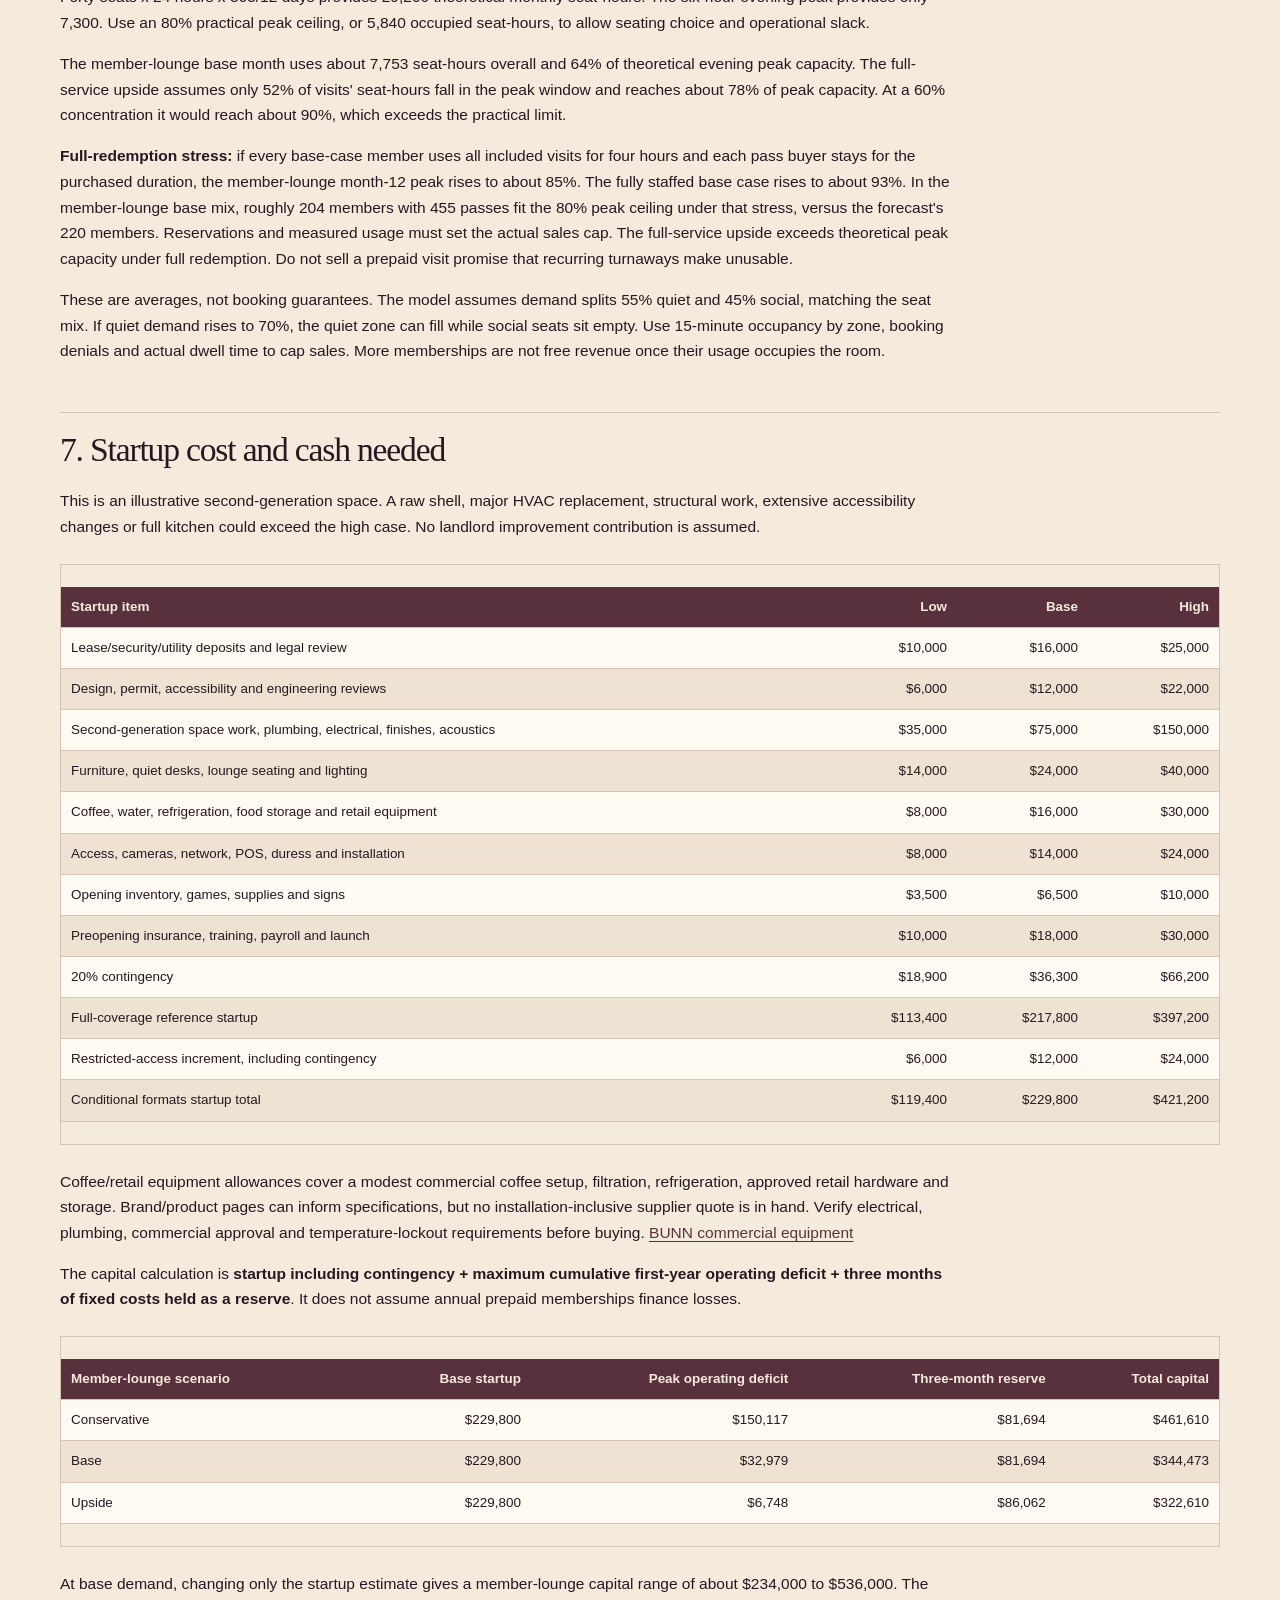
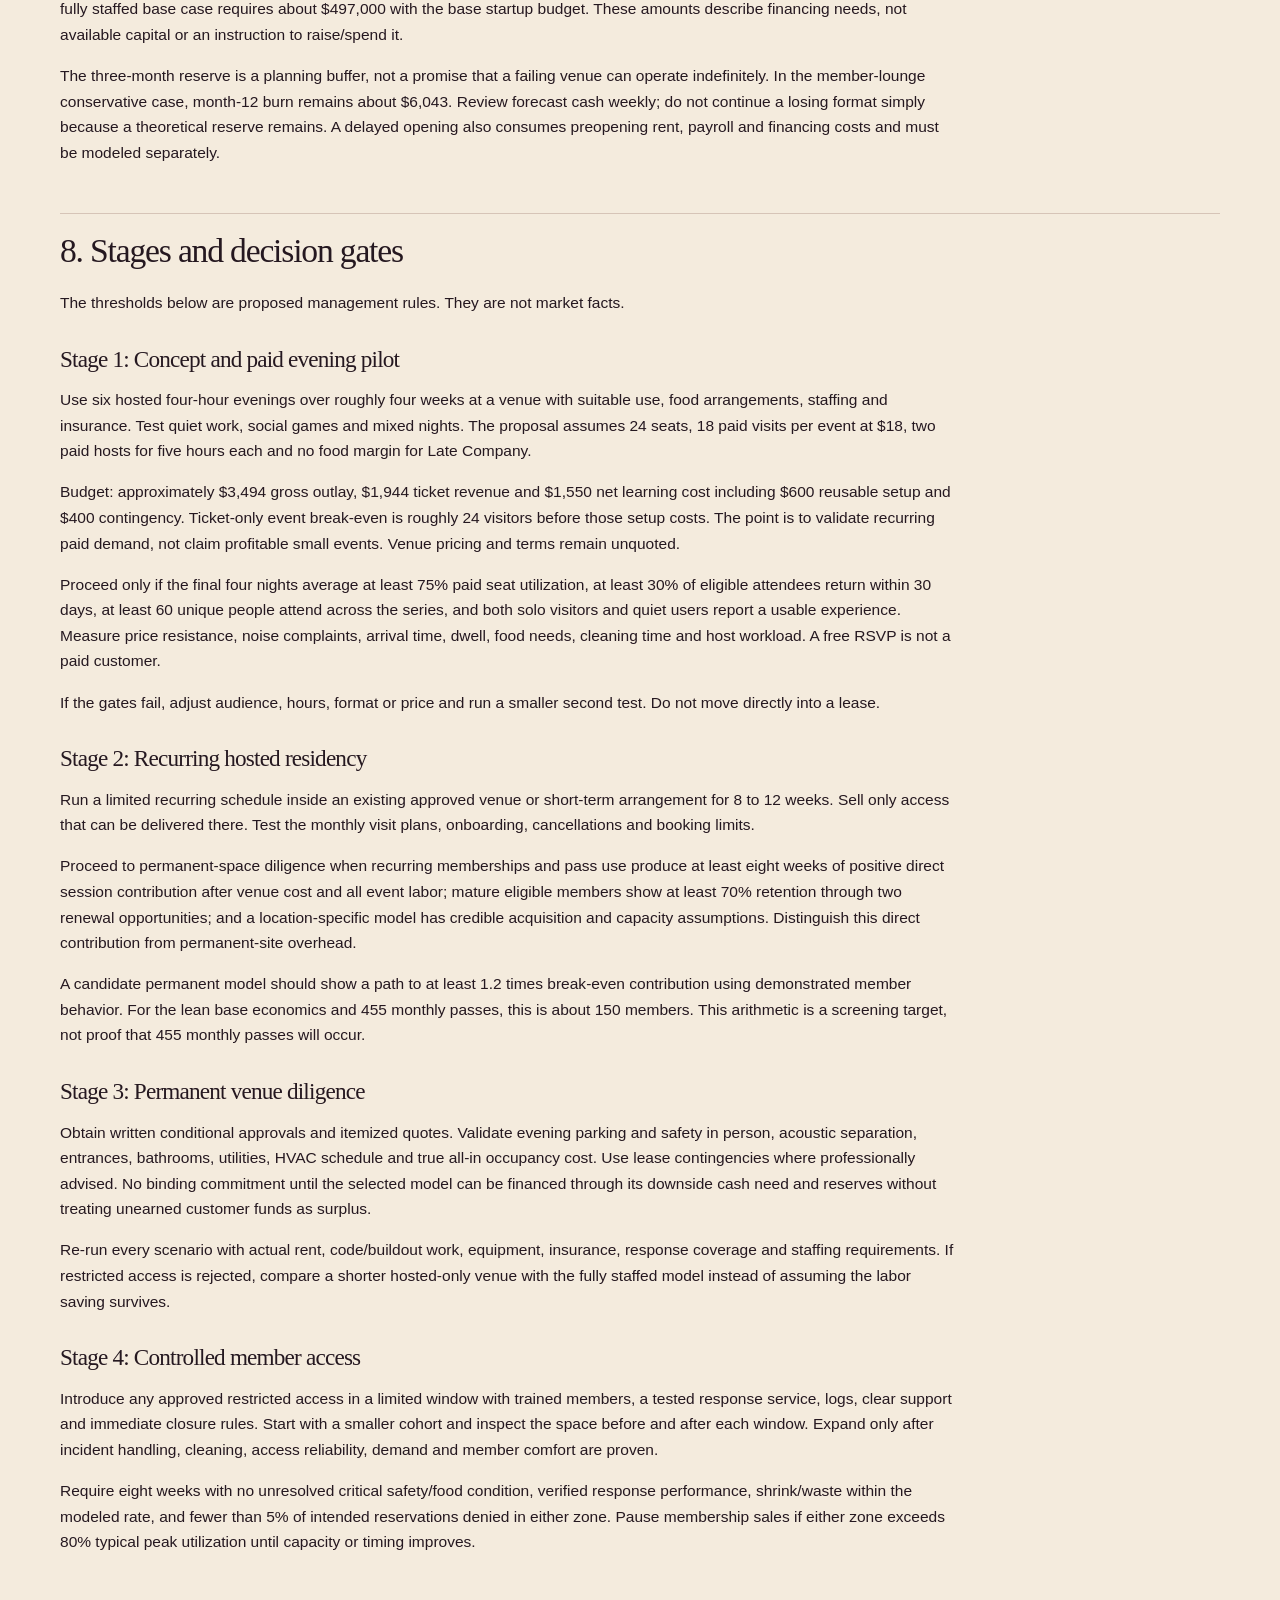
<file: plan.html>
<!DOCTYPE html>

<html lang="en"><head><meta charset="utf-8"/><meta content="width=device-width,initial-scale=1" name="viewport"/><meta content="Late Company concept study: business plan, location research, nine-block canvas and transparent financial scenarios." name="description"/><title>Late Company | Concept study and business plan</title><link href="plan.css" rel="stylesheet"/><meta content="https://nradachy-web.github.io/late-company/social-card.png" property="og:image"/><link href="https://nradachy-web.github.io/late-company/plan.html" rel="canonical"/></head><body>
<header class="site-header"><div class="page-width"><a class="brand-link" href="index.html"><img alt="Late Company" src="logo-horizontal-light.svg"/></a><a href="index.html">Back to the concept</a></div></header>
<section class="document-hero"><div class="page-width"><p class="eyebrow">Concept study / 2026-10-03</p><h1>The plan behind<br/>Late Company.</h1><p class="lede">A warm place for late work and good company. Explore the operating choices, test prices, property leads and economics behind the idea.</p><div class="actions"><a class="button" href="late-company-business-plan.pdf">Download business plan PDF</a><a class="button secondary" href="late-company-canvas.pdf">Download one-page canvas</a></div></div></section>
<main class="page-width document-content"><nav aria-label="Plan sections" class="jump-links"><a href="#canvas">Business canvas</a><a href="#financial-model">Financial model</a><a href="#locations">Locations</a><a href="#full-plan">Full business plan</a><a href="#sources">Sources</a></nav>
<div class="notice"><strong>Research and test assumptions.</strong> No location, launch date, operating approval or binding vendor quote has been selected. Membership prices and demand are unvalidated. Restricted access depends on a workable food, building, insurance and human response arrangement.</div>
<section id="canvas"><p class="eyebrow">One-page view</p><h2>The business model canvas.</h2><p class="section-intro">The room, its community and its operating discipline work together. Coffee and snacks support the visit.</p><div class="canvas-grid"><article class="canvas-card" data-block="Customer segments"><h3>Customer segments</h3><p>Night-oriented remote workers, creators, adult students, shift workers and small friend groups within a practical evening drive. Start with the segments that repeatedly pay.</p></article><article class="canvas-card" data-block="Value proposition"><h3>Value proposition</h3><p>A warm late-night place with separate quiet and social zones, dependable access, simple visit pricing, clean facilities and friendly hosts.</p></article><article class="canvas-card" data-block="Channels"><h3>Channels</h3><p>Concept site, local search after opening, community calendars, referrals and potential nearby employer/college/apartment partnerships. Track paid attendance by channel.</p></article><article class="canvas-card" data-block="Customer relationships"><h3>Customer relationships</h3><p>First-visit orientation, hosts who welcome newcomers, opt-in introductions, clear rules and one membership interface for reservations, entry, receipts and support.</p></article><article class="canvas-card" data-block="Revenue streams"><h3>Revenue streams</h3><p>Monthly visit plans, session passes, coffee and packaged food. No forecast revenue from future employer plans, private events or sponsorships.</p></article><article class="canvas-card" data-block="Key activities"><h3>Key activities</h3><p>Host, manage noise/capacity, acquire and retain members, clean, stock retail, inspect equipment, maintain access, train staff, respond to incidents and review cash weekly.</p></article><article class="canvas-card" data-block="Key resources"><h3>Key resources</h3><p>Suitable space, quiet/social zones, trained hosts, approved food setup, secure access, reliable internet, retail hardware, cleaning, management and working capital.</p></article><article class="canvas-card" data-block="Key partners"><h3>Key partners</h3><p>Pilot venue, landlord, regulators/city, food suppliers, access/equipment vendors, payroll/bookkeeping, insurer and human response/maintenance providers. None committed.</p></article><article class="canvas-card" data-block="Cost structure"><h3>Cost structure</h3><p>Paid labor/response, occupancy, utilities, buildout/equipment, insurance, software, cleaning/repairs, food/waste, processing and acquisition. Owner work priced at replacement cost.</p></article></div></section>
<section id="financial-model"><p class="eyebrow">Transparent assumptions</p><h2>Compare the economics.</h2><p class="section-intro">The same saved model compares hosted evenings with controlled member access, a broader hybrid and fully staffed 24-hour coverage. Revenue and labor change by format. These are planning scenarios, not forecasts of actual performance.</p>
<div class="controls"><label>Operating format<select disabled="" id="format-select"><option selected="" value="conditional_member_lounge">Conditional member lounge with hosted evenings</option><option value="fully_staffed_24h">Fully staffed 24/7</option><option value="conditional_hybrid">Conditional staffed social hours plus restricted overnight access</option></select></label><label>Demand scenario<select disabled="" id="scenario-select"><option value="conservative">Conservative</option><option selected="" value="base">Base</option><option value="upside">Upside</option></select></label></div>
<noscript><p class="notice">JavaScript is unavailable. The figures and monthly table below show the base scenario for the conditional member lounge with hosted evenings (conditional_member_lounge/base). Download the model data to review the other scenarios.</p></noscript>
<p class="small" id="format-status">Primary concept to validate; contingent on regulator, city, landlord and insurer acceptance of restricted unattended access, with confirmed human response contract</p>
<div aria-live="polite" class="metrics"><div class="metric"><span>Year 1 revenue</span><strong id="metric-revenue">$394,676</strong><small>Before applicable sales tax</small></div><div class="metric"><span>Year 1 operating cash</span><strong id="metric-cash">$30,034</strong><small>Includes priced owner/manager work</small></div><div class="metric"><span>Capital at base buildout</span><strong id="metric-capital">$344,473</strong><small>Startup, peak deficit and reserve</small></div><div class="metric"><span>Monthly fixed cost</span><strong id="metric-fixed">$27,231</strong><small>Month 12, before variable costs</small></div></div>
<div class="model-notes"><div class="notice" id="capacity-note"><strong>Capacity stress matters.</strong> Average use and full-redemption use can produce very different peak occupancy.</div><div class="notice" id="breakeven-note"><strong>Operating break-even.</strong> Select a format and demand scenario to inspect its calculated threshold.</div></div>
<div aria-label="Monthly financial model" class="table-wrap" role="region" tabindex="0"><table><thead><tr><th>Month</th><th class="numeric">Members</th><th class="numeric">Pass visits</th><th class="numeric">Revenue</th><th class="numeric">Fixed costs</th><th class="numeric">Operating cash</th><th class="numeric">Cumulative cash</th></tr></thead><tbody id="model-months"><tr><td>1</td><td class="numeric">70</td><td class="numeric">210</td><td class="numeric">$16,767</td><td class="numeric">$27,231</td><td class="numeric negative">-$12,072</td><td class="numeric">-$12,072</td></tr><tr><td>2</td><td class="numeric">85</td><td class="numeric">227</td><td class="numeric">$19,714</td><td class="numeric">$27,231</td><td class="numeric negative">-$9,408</td><td class="numeric">-$21,480</td></tr><tr><td>3</td><td class="numeric">100</td><td class="numeric">245</td><td class="numeric">$22,660</td><td class="numeric">$27,231</td><td class="numeric negative">-$6,745</td><td class="numeric">-$28,225</td></tr><tr><td>4</td><td class="numeric">115</td><td class="numeric">280</td><td class="numeric">$26,018</td><td class="numeric">$27,231</td><td class="numeric negative">-$3,709</td><td class="numeric">-$31,934</td></tr><tr><td>5</td><td class="numeric">130</td><td class="numeric">298</td><td class="numeric">$28,965</td><td class="numeric">$27,231</td><td class="numeric negative">-$1,045</td><td class="numeric">-$32,979</td></tr><tr><td>6</td><td class="numeric">145</td><td class="numeric">315</td><td class="numeric">$31,911</td><td class="numeric">$27,231</td><td class="numeric positive">$1,618</td><td class="numeric">-$31,361</td></tr><tr><td>7</td><td class="numeric">160</td><td class="numeric">332</td><td class="numeric">$34,858</td><td class="numeric">$27,231</td><td class="numeric positive">$4,282</td><td class="numeric">-$27,079</td></tr><tr><td>8</td><td class="numeric">175</td><td class="numeric">350</td><td class="numeric">$37,804</td><td class="numeric">$27,231</td><td class="numeric positive">$6,945</td><td class="numeric">-$20,134</td></tr><tr><td>9</td><td class="numeric">185</td><td class="numeric">385</td><td class="numeric">$40,317</td><td class="numeric">$27,231</td><td class="numeric positive">$9,217</td><td class="numeric">-$10,916</td></tr><tr><td>10</td><td class="numeric">195</td><td class="numeric">402</td><td class="numeric">$42,419</td><td class="numeric">$27,231</td><td class="numeric positive">$11,117</td><td class="numeric">$201</td></tr><tr><td>11</td><td class="numeric">210</td><td class="numeric">420</td><td class="numeric">$45,365</td><td class="numeric">$27,231</td><td class="numeric positive">$13,781</td><td class="numeric">$13,981</td></tr><tr><td>12</td><td class="numeric">220</td><td class="numeric">455</td><td class="numeric">$47,878</td><td class="numeric">$27,231</td><td class="numeric positive">$16,053</td><td class="numeric">$30,034</td></tr></tbody></table></div>
<p class="small">Pass visits are displayed rounded. The underlying model retains fractional expected values. Operating cash excludes income taxes, debt service, depreciation and owner distributions beyond the priced manager role. Full-redemption stress assumes members use every included visit and pass buyers stay for the purchased duration.</p><div class="download-row"><a class="button" download="" href="economics.json">Download model data</a><a class="button" download="" href="locations.json">Download location research</a></div></section>
<section id="locations"><p class="eyebrow">Metro Detroit / current research leads</p><h2>Find the right room.</h2><p class="section-intro">Compare Ferndale cafe reuse, Waterford low-rent conversion, and Midtown urban demand. No property selected.</p><div class="notice">No listing has verified 24-hour permission. A former cafe may reduce some fit-out work, but the exact premises, use, availability and building systems still need inspection. Asking rents are not lease quotes.</div><div aria-label="Property shortlist" class="table-wrap" role="region" tabindex="0"><table><thead><tr><th>Property</th><th>Size</th><th>Asking occupancy</th><th>Availability / overnight use</th><th>Source</th></tr></thead><tbody><tr><td><strong>22134 Woodward Ave, Ferndale, MI 48220</strong><br/>Ferndale</td><td>2,211 SF</td><td>Rent unquoted; NNN sublease</td><td>CPIX says Active, Available now, Sublease Yes, Vacant No. Handover and continued availability unconfirmed.<br/><span class="small">Not established</span></td><td><a href="https://cpix.resimplifi.com/listings/f642021a-22134-woodward-ave?embed=true" rel="noopener noreferrer" target="_blank">Listing</a></td></tr><tr><td><strong>202 E 3rd St, Royal Oak, MI 48067</strong><br/>Royal Oak</td><td>2,440 SF</td><td>Rent unquoted; Unknown for current 2,440 SF listing</td><td>LoopNet advertises available; listed June 3, 2026. No broker confirmation.<br/><span class="small">Not established</span></td><td><a href="https://www.loopnet.com/Listing/202-E-3rd-St-Royal-Oak-MI/40010469/" rel="noopener noreferrer" target="_blank">Listing</a></td></tr><tr><td><strong>5700 Woodward Ave, Detroit, MI 48202</strong><br/>Midtown Detroit</td><td>1,750 SF</td><td>$4,375/month including quoted NNN</td><td>Colliers advertises for lease. No broker confirmation.<br/><span class="small">Not established</span></td><td><a href="https://www.colliers.com/en/properties/for-lease-retail-space/usa-5700-woodward-ave-detroit-mi-48202-usa/usa1128961" rel="noopener noreferrer" target="_blank">Listing</a></td></tr><tr><td><strong>6538-6540 Woodward Ave, Detroit, MI 48202</strong><br/>New Center Detroit</td><td>2,600 SF</td><td>$3,467/month base; NNN</td><td>LoopNet advertises Now. Broker also markets property. No broker confirmation.<br/><span class="small">Not established</span></td><td><a href="https://www.loopnet.com/Listing/6538-6540-Woodward-Ave-Detroit-MI/34560002/" rel="noopener noreferrer" target="_blank">Listing</a></td></tr><tr><td><strong>605-635 S Opdyke Rd, Auburn Hills, MI 48326</strong><br/>Auburn Hills</td><td>1,500 SF</td><td>$1,750/month base; NNN</td><td>LoopNet advertises Now. No broker confirmation.<br/><span class="small">Not established</span></td><td><a href="https://www.loopnet.com/Listing/605-635-S-Opdyke-Rd-Auburn-Hills-MI/28027443/" rel="noopener noreferrer" target="_blank">Listing</a></td></tr><tr><td><strong>3520-3560 Pontiac Lake Rd, Waterford, MI 48328</strong><br/>Waterford</td><td>2,000 SF</td><td>$1,700/month; Modified gross</td><td>LoopNet advertises Now, 1-5 year term. No broker confirmation.<br/><span class="small">Not established</span></td><td><a href="https://www.loopnet.com/Listing/3520-3560-Pontiac-Lake-Rd-Waterford-MI/41730881/" rel="noopener noreferrer" target="_blank">Listing</a></td></tr></tbody></table></div><details><summary>Read the complete location research and evidence gaps</summary><div class="body-copy"><h1>Location research</h1>
<p>Research date: 2026-10-03. These are property leads, not a selected or approved location.</p>
<h2>Recommendation</h2>
<p>Compare Ferndale cafe reuse, Waterford low-rent conversion, and Midtown urban demand. No property selected.</p>
<p>No listing has verified 24-hour operating permission. Asking rents, availability and landlord terms require confirmation. The master financial model retains its own occupancy allowance; these listings do not silently replace it.</p>
<h2>Six property leads</h2>
<div aria-label="Scrollable data table" class="table-wrap" role="region" tabindex="0"><table>
<thead>
<tr>
<th>Area and address</th>
<th style="text-align: right;">Size</th>
<th>Asking occupancy</th>
<th>Availability and fit</th>
<th>Source</th>
</tr>
</thead>
<tbody>
<tr>
<td>Ferndale: 22134 Woodward Ave, Ferndale, MI 48220</td>
<td style="text-align: right;">2,211 SF</td>
<td>Rent unquoted; NNN sublease</td>
<td>CPIX says Active, Available now, Sublease Yes, Vacant No. Handover and continued availability unconfirmed.; Best cafe infrastructure lead. Verify usable seating and quiet-room separation.</td>
<td><a href="https://cpix.resimplifi.com/listings/f642021a-22134-woodward-ave?embed=true">Listing</a></td>
</tr>
<tr>
<td>Royal Oak: 202 E 3rd St, Royal Oak, MI 48067</td>
<td style="text-align: right;">2,440 SF</td>
<td>Rent unquoted; Unknown for current 2,440 SF listing</td>
<td>LoopNet advertises available; listed June 3, 2026. No broker confirmation.; Useful size and restaurant reuse, conditional on quote.</td>
<td><a href="https://www.loopnet.com/Listing/202-E-3rd-St-Royal-Oak-MI/40010469/">Listing</a></td>
</tr>
<tr>
<td>Midtown Detroit: 5700 Woodward Ave, Detroit, MI 48202</td>
<td style="text-align: right;">1,750 SF</td>
<td>$4,375/month including quoted NNN</td>
<td>Colliers advertises for lease. No broker confirmation.; Urban demand test; smaller than preferred complete lounge.</td>
<td><a href="https://www.colliers.com/en/properties/for-lease-retail-space/usa-5700-woodward-ave-detroit-mi-48202-usa/usa1128961">Listing</a></td>
</tr>
<tr>
<td>New Center Detroit: 6538-6540 Woodward Ave, Detroit, MI 48202</td>
<td style="text-align: right;">2,600 SF</td>
<td>$3,467/month base; NNN</td>
<td>LoopNet advertises Now. Broker also markets property. No broker confirmation.; Flexible two-zone footprint; cafe conversion exposure.</td>
<td><a href="https://www.loopnet.com/Listing/6538-6540-Woodward-Ave-Detroit-MI/34560002/">Listing</a></td>
</tr>
<tr>
<td>Auburn Hills: 605-635 S Opdyke Rd, Auburn Hills, MI 48326</td>
<td style="text-align: right;">1,500 SF</td>
<td>$1,750/month base; NNN</td>
<td>LoopNet advertises Now. No broker confirmation.; Small pilot and northern Oakland comparison. Cafe conversion unknown.</td>
<td><a href="https://www.loopnet.com/Listing/605-635-S-Opdyke-Rd-Auburn-Hills-MI/28027443/">Listing</a></td>
</tr>
<tr>
<td>Waterford: 3520-3560 Pontiac Lake Rd, Waterford, MI 48328</td>
<td style="text-align: right;">2,000 SF</td>
<td>$1,700/month; Modified gross</td>
<td>LoopNet advertises Now, 1-5 year term. No broker confirmation.; Lowest quoted rent among shortlisted 2,000+ SF suites. Food conversion and demand need testing.</td>
<td><a href="https://www.loopnet.com/Listing/3520-3560-Pontiac-Lake-Rd-Waterford-MI/41730881/">Listing</a></td>
</tr>
</tbody>
</table></div>
<h3>22134 Woodward Ave, Ferndale, MI 48220</h3>
<p><strong>Status:</strong> CPIX says Active, Available now, Sublease Yes, Vacant No. Handover and continued availability unconfirmed.</p>
<p><strong>Fit:</strong> Best cafe infrastructure lead. Verify usable seating and quiet-room separation.</p>
<p><strong>Asking occupancy:</strong> Rent unquoted; NNN sublease</p>
<p><strong>Overnight permission:</strong> Not established</p>
<ul>
<li>Former Caribou Coffee per listing</li>
<li>Existing cafe infrastructure</li>
<li>23 parking spaces advertised</li>
</ul>
<p><strong>Still to verify:</strong></p>
<ul>
<li>Actual rent and NNN</li>
<li>Sublease consent and term</li>
<li>Vacant delivery</li>
<li>Equipment ownership and condition</li>
<li>24-hour use and parking rights</li>
</ul>
<p><a href="https://cpix.resimplifi.com/listings/f642021a-22134-woodward-ave?embed=true">Primary listing</a> | Retrieved 2026-10-03</p>
<h3>202 E 3rd St, Royal Oak, MI 48067</h3>
<p><strong>Status:</strong> LoopNet advertises available; listed June 3, 2026. No broker confirmation.</p>
<p><strong>Fit:</strong> Useful size and restaurant reuse, conditional on quote.</p>
<p><strong>Asking occupancy:</strong> Rent unquoted; Unknown for current 2,440 SF listing</p>
<p><strong>Overnight permission:</strong> Not established</p>
<ul>
<li>First-floor restaurant with hood</li>
<li>Designated rear parking plus nearby public parking</li>
</ul>
<p><strong>Source conflict:</strong> Older same-address brochure describes 6,151 SF ground floor plus 2,000 SF lower level at $35/$12 NNN. Those prices cannot be attached to current 2,440 SF suite.</p>
<p><strong>Still to verify:</strong></p>
<ul>
<li>Current rent</li>
<li>Exclusive parking count and overnight rights</li>
<li>24-hour permission</li>
<li>Noise to neighbors</li>
</ul>
<p><a href="https://www.loopnet.com/Listing/202-E-3rd-St-Royal-Oak-MI/40010469/">Primary listing</a> | Retrieved 2026-10-03</p>
<h3>5700 Woodward Ave, Detroit, MI 48202</h3>
<p><strong>Status:</strong> Colliers advertises for lease. No broker confirmation.</p>
<p><strong>Fit:</strong> Urban demand test; smaller than preferred complete lounge.</p>
<p><strong>Asking occupancy:</strong> $4,375/month including quoted NNN</p>
<p><strong>Overnight permission:</strong> Not established</p>
<ul>
<li>Renovated building with common restrooms</li>
<li>Retail/restaurant/office</li>
<li>$20/SF tenant improvement allowance advertised for qualified tenants</li>
</ul>
<p><strong>Still to verify:</strong></p>
<ul>
<li>24-hour entrance and restroom access</li>
<li>Parking</li>
<li>Food infrastructure</li>
<li>Allowance eligibility and reimbursement terms</li>
</ul>
<p><a href="https://www.colliers.com/en/properties/for-lease-retail-space/usa-5700-woodward-ave-detroit-mi-48202-usa/usa1128961">Primary listing</a> | Retrieved 2026-10-03</p>
<p><a href="https://www.crexi.com/lease/properties/711979/michigan-5700-woodward-ave">Corroborating source</a></p>
<h3>6538-6540 Woodward Ave, Detroit, MI 48202</h3>
<p><strong>Status:</strong> LoopNet advertises Now. Broker also markets property. No broker confirmation.</p>
<p><strong>Fit:</strong> Flexible two-zone footprint; cafe conversion exposure.</p>
<p><strong>Asking occupancy:</strong> $3,467/month base; NNN</p>
<p><strong>Overnight permission:</strong> Not established</p>
<ul>
<li>Partial standard retail build-out</li>
</ul>
<p><strong>Source conflict:</strong> Broker overview says 2,155-10,165 SF; LoopNet unit table says 2,600 SF at $16 and 2,000-7,400 SF at $25. Use unit-table arithmetic until reconciled.</p>
<p><strong>Still to verify:</strong></p>
<ul>
<li>Exact demised area</li>
<li>Whether unit is rear space</li>
<li>NNN</li>
<li>Food conversion costs</li>
<li>Parking and 24-hour rights</li>
</ul>
<p><a href="https://www.loopnet.com/Listing/6538-6540-Woodward-Ave-Detroit-MI/34560002/">Primary listing</a> | Retrieved 2026-10-03</p>
<p><a href="https://www.oconnordetroit.com/property/6540-woodward/">Corroborating source</a></p>
<h3>605-635 S Opdyke Rd, Auburn Hills, MI 48326</h3>
<p><strong>Status:</strong> LoopNet advertises Now. No broker confirmation.</p>
<p><strong>Fit:</strong> Small pilot and northern Oakland comparison. Cafe conversion unknown.</p>
<p><strong>Asking occupancy:</strong> $1,750/month base; NNN</p>
<p><strong>Overnight permission:</strong> Not established</p>
<ul>
<li>Partial standard retail build-out</li>
<li>Shared shopping-center parking</li>
</ul>
<p><strong>Source conflict:</strong> Narrative retains older 2,085-4,000 SF wording and 2023 repaving reference; live unit table shows suite 635 at 1,500 SF.</p>
<p><strong>Still to verify:</strong></p>
<ul>
<li>NNN</li>
<li>Floor plan and usable lounge area</li>
<li>Food approval</li>
<li>After-hours shared parking</li>
<li>24-hour rights</li>
</ul>
<p><a href="https://www.loopnet.com/Listing/605-635-S-Opdyke-Rd-Auburn-Hills-MI/28027443/">Primary listing</a> | Retrieved 2026-10-03</p>
<h3>3520-3560 Pontiac Lake Rd, Waterford, MI 48328</h3>
<p><strong>Status:</strong> LoopNet advertises Now, 1-5 year term. No broker confirmation.</p>
<p><strong>Fit:</strong> Lowest quoted rent among shortlisted 2,000+ SF suites. Food conversion and demand need testing.</p>
<p><strong>Asking occupancy:</strong> $1,700/month; Modified gross</p>
<p><strong>Overnight permission:</strong> Not established</p>
<ul>
<li>Retail/office/service layout</li>
<li>Customer parking advertised</li>
</ul>
<p><strong>Still to verify:</strong></p>
<ul>
<li>Which expenses modified gross includes</li>
<li>Cafe plumbing/electrical</li>
<li>Overnight parking rights and lighting</li>
<li>24-hour rights</li>
</ul>
<p><a href="https://www.loopnet.com/Listing/3520-3560-Pontiac-Lake-Rd-Waterford-MI/41730881/">Primary listing</a> | Retrieved 2026-10-03</p>
<h2>Area comparison</h2>
<h3>Ferndale</h3>
<p><strong>Priority:</strong> First property diligence</p>
<p>Best concept fit and strongest identified cafe infrastructure lead.</p>
<p><strong>Evidence:</strong> Former cafe at 22134 Woodward; active downtown cafe scene.</p>
<p><strong>Risk:</strong> Sublease handover and 24-hour review unresolved; parking must be checked.</p>
<p><a href="https://cpix.resimplifi.com/listings/f642021a-22134-woodward-ave?embed=true">Area source 1</a> | <a href="https://www.ferndalemi.gov/government/services/planning-zoning">Area source 2</a> | <a href="https://www.axios.com/local/detroit/2026/05/13/balam-coffee-wine-ferndale-latin-inspired-drinks">Area source 3</a></p>
<h3>Royal Oak</h3>
<p><strong>Priority:</strong> Quote-dependent restaurant reuse</p>
<p>Good social format comparison; avoid centrality premium before overnight paid demand.</p>
<p><strong>Evidence:</strong> 2,440 SF restaurant at 202 E 3rd; Dessert Oasis until 10pm and Bamboo competition.</p>
<p><strong>Risk:</strong> Current rent undisclosed; street and surface lot duration limits.</p>
<p><a href="https://www.loopnet.com/Listing/202-E-3rd-St-Royal-Oak-MI/40010469/">Area source 1</a> | <a href="https://www.romi.gov/1553/Parking-in-Downtown-Royal-Oak">Area source 2</a> | <a href="https://docr.coffee/pages/royal-oak-cafe">Area source 3</a></p>
<h3>Midtown Detroit</h3>
<p><strong>Priority:</strong> Urban demand test</p>
<p>Late study/work audience is a hypothesis to test.</p>
<p><strong>Evidence:</strong> 5700 Woodward listing identifies Wayne State district; Cafe Sous Terre serves late on selected days.</p>
<p><strong>Risk:</strong> Substitutes, parking and common-area overnight access; small suite.</p>
<p><a href="https://www.colliers.com/en/properties/for-lease-retail-space/usa-5700-woodward-ave-detroit-mi-48202-usa/usa1128961">Area source 1</a> | <a href="https://www.cafesousterre.com/faq">Area source 2</a></p>
<h3>New Center Detroit</h3>
<p><strong>Priority:</strong> Urban backup</p>
<p>More footprint flexibility, with conversion risk.</p>
<p><strong>Evidence:</strong> 2,600 SF unit at $16/SF/year NNN.</p>
<p><strong>Risk:</strong> No cafe fit-out established; conflicting area data; parking unknown.</p>
<p><a href="https://www.loopnet.com/Listing/6538-6540-Woodward-Ave-Detroit-MI/34560002/">Area source 1</a> | <a href="https://www.oconnordetroit.com/property/6540-woodward/">Area source 2</a></p>
<h3>Auburn Hills</h3>
<p><strong>Priority:</strong> Northern Oakland comparison</p>
<p>Test repeat destination visits before leasing car-oriented retail.</p>
<p><strong>Evidence:</strong> 1,500 SF suite at $14/SF/year NNN; separate 4,000 SF option.</p>
<p><strong>Risk:</strong> Small suite compromises quiet room; low rent does not establish food infrastructure.</p>
<p><a href="https://www.loopnet.com/Listing/605-635-S-Opdyke-Rd-Auburn-Hills-MI/28027443/">Area source 1</a></p>
<h3>Waterford</h3>
<p><strong>Priority:</strong> First low-rent comparison</p>
<p>Practical cost benchmark and potentially manageable first operation; demand unproven.</p>
<p><strong>Evidence:</strong> 2,000 SF at $1,700/month modified gross with parking.</p>
<p><strong>Risk:</strong> Customer acquisition, conversion, included expenses, overnight lighting unknown.</p>
<p><a href="https://www.loopnet.com/Listing/3520-3560-Pontiac-Lake-Rd-Waterford-MI/41730881/">Area source 1</a></p>
<h3>Pontiac</h3>
<p><strong>Priority:</strong> Watch list</p>
<p>No reliable active property selected this pass.</p>
<p><strong>Evidence:</strong> 31 N Saginaw source changed to leased despite for-lease search result.</p>
<p><strong>Risk:</strong> Do not base plan on stale restaurant listing.</p>
<p><a href="https://www.crexi.com/lease/properties/1041271/michigan-forner-ally-cat">Area source 1</a></p>
<h3>Ypsilanti / Ann Arbor</h3>
<p><strong>Priority:</strong> Secondary comparison</p>
<p>Promising paid pilot market, with established coworking alternatives and wider operating geography.</p>
<p><strong>Evidence:</strong> City index lists 711 W Cross, 2,000 SF, $13.25/SF/year; broker page fails to expose current listing. BOS offers selected memberships 24-hour access.</p>
<p><strong>Risk:</strong> Municipal index alone does not establish availability. Ann Arbor parking and coworking alternatives.</p>
<p><a href="https://cityofypsilanti.com/260/Available-Property">Area source 1</a> | <a href="https://swishercommercial.com/properties/711-cross/">Area source 2</a> | <a href="https://www.thebackofficestudio.com/">Area source 3</a> | <a href="https://www.bamboocowork.com/faq">Area source 4</a></p>
<h2>Existing alternatives</h2>
<p>These businesses are comparison points. Verify their current hours, prices and access rules before drawing a market conclusion.</p>
<h3>Bamboo</h3>
<p><strong>Type:</strong> Coworking</p>
<p>24/7 member access except Downtown Detroit; front desks staffed M-F 9am-5pm. Home-location and reciprocal access conditions differ.</p>
<p><a href="https://www.bamboocowork.com/faq">Business source</a></p>
<h3>Dessert Oasis Royal Oak</h3>
<p><strong>Type:</strong> Evening cafe</p>
<p>115 S Main St, Royal Oak, MI 48067</p>
<p>Daily 7am-10pm; Wednesday open mic 7pm-9pm.</p>
<p><a href="https://docr.coffee/pages/royal-oak-cafe">Business source</a></p>
<h3>Cafe Sous Terre</h3>
<p><strong>Type:</strong> Evening cafe/cocktail bar</p>
<p>445 W Forest Ave, Detroit, MI 48201</p>
<p>M-Tu 8am-5pm; W-Su 8am-11pm.</p>
<p><a href="https://www.cafesousterre.com/faq">Business source</a></p>
<h3>Alba Night Cafe</h3>
<p><strong>Type:</strong> Alcohol-free evening event</p>
<p>2124 Michigan Ave, Detroit, MI 48216</p>
<p>Second Fridays 9pm-midnight.</p>
<p><a href="https://alba-coffee.com/">Business source</a></p>
<h3>Opal Grove Games</h3>
<p><strong>Type:</strong> Social games</p>
<p>880 W McNichols Rd, Detroit, MI 48203</p>
<p>Friday/Saturday closing midnight.</p>
<p><a href="https://www.opalgrovegames.com/pages/hours">Business source</a></p>
<h3>The Back Office Studio</h3>
<p><strong>Type:</strong> Coworking</p>
<p>13 North Washington St, Ypsilanti, MI 48197</p>
<p>Dedicated desk and private office memberships receive 24-hour access.</p>
<p><a href="https://www.thebackofficestudio.com/">Business source</a></p>
<h3>CRED Cafe</h3>
<p><strong>Type:</strong> Cafe, lounge, coworking and speakeasy</p>
<p>6340 E Jefferson Ave, Detroit, MI 48207</p>
<p>Operator describes hybrid coffee/coworking and evening format; hours unverified.</p>
<p><a href="https://www.credcafedetroit.com/">Business source</a></p>
<h2>Municipal sources</h2>
<ul>
<li>Zoning determination and certificate of occupancy process; special land use review where applicable. <a href="https://www.ferndalemi.gov/government/services/planning-zoning">Municipal source</a></li>
<li>Hours of operation among factors in more intensive change-of-use review. <a href="https://ferndale.municipalcodeonline.com/book/print?name=ARTICLE_24-XI_SITE_PLAN_REVIEW&amp;type=ordinances">Municipal source</a></li>
<li>Street maximum 3 hours; surface lots 4 hours; older Center Street deck section closed during demolition. <a href="https://www.romi.gov/1553/Parking-in-Downtown-Royal-Oak">Municipal source</a></li>
<li>Business/employee permit program exists; does not prove guest overnight rights. <a href="https://www.ferndalemi.gov/parking">Municipal source</a></li>
<li>Food establishment plan review information and forms. <a href="https://www.oaklandcountymi.gov/community/health/public-health-services/environmental-health/food-safety">Municipal source</a></li>
<li>General guidance says retail food establishments require person in charge during all operating hours. Proposed model needs determination. <a href="https://www.michigan.gov/mdard/food-dairy/foodlaw/changesfactsheets/factsheets/food-safety-manager-knowledge-person-in-charge">Municipal source</a></li>
</ul>
<h2>Evidence gaps</h2>
<ul>
<li>No broker, landlord or municipal contact</li>
<li>No confirmed vacant delivery or executed quote</li>
<li>No 24-hour mixed-use permission</li>
<li>No nighttime footfall or paid demand counts</li>
<li>No building inspection or food conversion estimate</li>
<li>No overnight parking rights verified</li>
<li>No insurance/utilities quotes</li>
</ul>
<h2>Excluded or stale leads</h2>
<ul>
<li>address: 31 N Saginaw St, Pontiac, MI 48342; reason: Opened source reports lease signed/no longer for lease July 27, 2026.; source url: https://www.crexi.com/lease/properties/1041271/michigan-forner-ally-cat</li>
<li>address: 30252 Woodward Ave, Royal Oak, MI 48073; reason: TenantBase and older broker brochure conflict on suite size; Crexi result says no longer for lease September 9, 2025. Excluded until reconciled.; source url: https://www.crexi.com/lease/properties/135204/michigan-woodwardside-plaza</li>
<li>address: 25-27 N Washington St, Ypsilanti, MI 48197; reason: Indexed lease result redirects to homepage when opened. Not treated as a current verified listing.; source url: https://www.showcase.com/25-27-n-washington-st-ypsilanti-mi-48197/34032657/</li>
</ul></div></details></section>
<section id="full-plan"><p class="eyebrow">Operating plan / validation sequence</p><h2>Read the full business plan.</h2><div class="body-copy"><h1>Late Company</h1>
<h2>Business model and operating plan</h2>
<p>Concept study dated October 3, 2026. Working name only. No location, lease, launch date, vendor or operating permission has been selected.</p>
<h3>Recommendation</h3>
<p>Test a welcoming member lounge for people who want company and a place to work after ordinary cafes close. Build around quiet work, low-pressure social time and a short food menu. The promising automation thesis is <strong>hosted evenings plus controlled member access during approved unstaffed hours</strong>. Human hospitality, cleaning, maintenance and incident response remain paid parts of the business.</p>
<p>Start with six paid evenings inside a suitable existing venue. Prove repeat use, willingness to pay and a workable quiet/social split before pursuing a permanent lease. Treat 24-hour access as a service to validate with regulators, the landlord and an insurer. A fully staffed 24-hour cafe is a useful cost comparison, but it is a substantially different operating commitment.</p>
<p>The main planning case reaches a positive first-year operating result only if membership grows from 70 to 220 and the restricted-access format is approved. The conservative case loses about $150,000 in the first year. These are calculations from assumptions, not predictions or evidence of demand.</p>
<h2>1. What people come here to do</h2>
<ul>
<li>Finish a project in a comfortable place when home is distracting.</li>
<li>Be around other people without having to perform socially.</li>
<li>Meet a friend for a board game, a conversation or parallel work.</li>
<li>Establish a recurring evening routine that does not revolve around alcohol.</li>
<li>Find reliable internet, power, seating and a clean bathroom after a shift.</li>
<li>Move between focus and social time without leaving the building.</li>
</ul>
<p>The room is the product. Coffee and snacks support the visit. The brand should feel like a place people can belong, with a host who remembers them and an easy way to join a table. Avoid turning every evening into networking, loud entertainment or a sales event.</p>
<p>A proposed 40-seat layout has 22 quiet seats and 18 social seats in about 2,000 square feet. Separate the zones acoustically, place calls away from both, make outlets and accessible circulation easy, and keep the host's sightlines clear. Forty seats is a design assumption that must fit the measured floor plan and approved occupant load.</p>
<h3>Customer hypotheses to test</h3>
<div aria-label="Scrollable data table" class="table-wrap" role="region" tabindex="0"><table>
<thead>
<tr>
<th>Segment</th>
<th>Job</th>
<th>Why they might pay</th>
<th>Evidence needed</th>
</tr>
</thead>
<tbody>
<tr>
<td>Remote workers, freelancers and creators</td>
<td>Focus outside the house after dinner</td>
<td>Reliable seat, internet, routine and company</td>
<td>Paid repeat sessions, dwell time and monthly-plan conversion</td>
</tr>
<tr>
<td>Night-shift and nontraditional-schedule workers</td>
<td>A useful place before or after work</td>
<td>Hours that fit their life</td>
<td>Actual arrival/departure distribution, employer-area demand</td>
</tr>
<tr>
<td>Adults and students age 18+</td>
<td>Quiet study with nearby social space</td>
<td>A calmer, more dependable alternative to an open cafe table</td>
<td>Price response and repeat use outside exam periods</td>
</tr>
<tr>
<td>Friend groups and solo newcomers</td>
<td>Low-pressure social time</td>
<td>Hosted games and an easy introduction</td>
<td>Return visits, solo-to-group participation, comfort scores</td>
</tr>
<tr>
<td>Small local communities</td>
<td>A recurring place to gather</td>
<td>Predictable schedule and reserved space</td>
<td>Organizers who bring paying participants repeatedly</td>
</tr>
</tbody>
</table></div>
<p>No segment size or willingness to pay has been established. Bamboo already offers 24/7 coworking, so hours alone are not sufficient differentiation. Late Company must demonstrate a welcoming evening culture, simple session access and usable social space. <a href="https://www.bamboocowork.com/">Bamboo</a></p>
<h2>2. Business model canvas</h2>
<div aria-label="Scrollable data table" class="table-wrap" role="region" tabindex="0"><table>
<thead>
<tr>
<th>Canvas block</th>
<th>Working model</th>
</tr>
</thead>
<tbody>
<tr>
<td><strong>Customer segments</strong></td>
<td>Night-oriented remote workers, creators, adult students, shift workers and small friend groups within a practical evening drive. Begin with two segments that show repeat paid use.</td>
</tr>
<tr>
<td><strong>Value proposition</strong></td>
<td>A comfortable late-night third place with distinct quiet and social zones, dependable access, simple pricing, clean facilities and friendly hosting. Members buy time, reliability and belonging.</td>
</tr>
<tr>
<td><strong>Channels</strong></td>
<td>Concept site with clearly labeled proposed hours and prices; local search once real hours exist; recurring community calendars; referral invitations; nearby employer, college and apartment partnerships after authorization. Measure paid attendance by channel.</td>
</tr>
<tr>
<td><strong>Customer relationships</strong></td>
<td>Warm first-visit welcome, a short orientation, clear house rules, opt-in table introductions, a visible human contact and prompt issue resolution. One membership account manages reservations, entry, receipts and support.</td>
</tr>
<tr>
<td><strong>Revenue streams</strong></td>
<td>Monthly visit plans, session passes, coffee and packaged food. Later possibilities include small-group reservations and employer plans. The forecast gives these later ideas no revenue credit.</td>
</tr>
<tr>
<td><strong>Key activities</strong></td>
<td>Host evenings, manage noise and capacity, recruit and retain members, maintain access systems, replenish retail, clean, inspect equipment, train staff, handle incidents and review unit economics weekly.</td>
</tr>
<tr>
<td><strong>Key resources</strong></td>
<td>A suitable second-generation space, separate quiet/social areas, trained hosts, approved food setup, secure access, dependable internet, a retail system, cleaning capacity, an accountable manager and adequate working capital.</td>
</tr>
<tr>
<td><strong>Key partners</strong></td>
<td>Pilot venue; landlord; local food regulator and city reviewers; licensed food/coffee suppliers; equipment and access vendors; payroll/bookkeeping; insurer; contracted human response and maintenance providers. None is committed.</td>
</tr>
<tr>
<td><strong>Cost structure</strong></td>
<td>Paid labor and response coverage, rent/NNN, utilities, equipment/buildout, insurance, software, cleaning, repairs, food cost/waste, payment fees and member acquisition. Owner work is priced at replacement cost.</td>
</tr>
</tbody>
</table></div>
<h2>3. Price and product tests</h2>
<p>All prices below are proposed tests, before any applicable tax. They are not current offers.</p>
<div aria-label="Scrollable data table" class="table-wrap" role="region" tabindex="0"><table>
<thead>
<tr>
<th>Product</th>
<th style="text-align: right;">Test price</th>
<th>Proposed scope</th>
</tr>
</thead>
<tbody>
<tr>
<td>Session pass</td>
<td style="text-align: right;">$18</td>
<td>Up to 4 hours during public hosted hours</td>
</tr>
<tr>
<td>Extended pass</td>
<td style="text-align: right;">$28</td>
<td>Up to 8 hours within the public hosted window</td>
</tr>
<tr>
<td>Six-visit plan</td>
<td style="text-align: right;">$99/month</td>
<td>Six sessions of up to 4 hours during hosted public hours</td>
</tr>
<tr>
<td>Twelve-visit plan</td>
<td style="text-align: right;">$199/month</td>
<td>Twelve sessions of up to 4 hours, including approved restricted-access hours</td>
</tr>
<tr>
<td>Food and drink</td>
<td style="text-align: right;">Separate purchase</td>
<td>Small, clear menu with item prices and allergen information</td>
</tr>
</tbody>
</table></div>
<p>Unused visits do not roll over in this model. Extra visits require a pass. Reservations, capacity, access orientation and published conduct rules apply. The twelve-visit plan has broader access and twice the visits; it is not unlimited access to a seat. Refund, cancellation and renewal terms need a clear consumer review before sales.</p>
<p>The forecast assumes a 70%/30% mix of session and extended passes, yielding $21 per pass. Membership revenue per member is $134 conservative, $149 base and $164 upside, reflecting 35%, 50% and 65% uptake of the twelve-visit plan. Average actual use is 6, 8 and 9 visits per member per month. This is within each scenario's weighted included visits, but high utilization is a real capacity risk.</p>
<p>A 3.5-hour average visit is an assumption across actual arrivals. Selling an 8-hour pass does not mean that every buyer stays 8 hours. Record the distribution in pilots and re-run capacity with actual behavior.</p>
<h3>Social programming</h3>
<ul>
<li>Monday: quiet work club with optional check-in and a shared break.</li>
<li>Tuesday: bring-a-project night with a clearly marked social table.</li>
<li>Wednesday: host-led beginner board games.</li>
<li>Thursday: a low-pressure community table for people arriving alone.</li>
<li>Friday and Saturday: open games, puzzles and relaxed conversation.</li>
<li>Sunday: planning, reading and a reset for the week.</li>
</ul>
<p>The quiet zone remains quiet during every event. Activities are included with ordinary admission in the model. No separate event ticket is counted on top of a pass for the same person. Keep amplified entertainment and large private bookings outside the initial scope.</p>
<h2>4. Three operating formats</h2>
<p>Schedules below are planning choices, not legal staffing mandates. All three require the appropriate food, building and operating approvals.</p>
<div aria-label="Scrollable data table" class="table-wrap" role="region" tabindex="0"><table>
<thead>
<tr>
<th>Format</th>
<th>Hosted public hours</th>
<th>Other access</th>
<th style="text-align: right;">Paid hours/week</th>
<th style="text-align: right;">Payroll/month</th>
<th style="text-align: right;">Fixed costs/month</th>
</tr>
</thead>
<tbody>
<tr>
<td><strong>Conditional member lounge, primary test</strong></td>
<td>4pm to 2am daily</td>
<td>Restricted approved members 2am to 4pm</td>
<td style="text-align: right;">122</td>
<td style="text-align: right;">$13,811</td>
<td style="text-align: right;">$27,231</td>
</tr>
<tr>
<td>Conditional broader hybrid</td>
<td>10am to 2am daily</td>
<td>Restricted approved members 2am to 10am</td>
<td style="text-align: right;">226</td>
<td style="text-align: right;">$25,262</td>
<td style="text-align: right;">$38,682</td>
</tr>
<tr>
<td>Fully staffed 24/7 comparison</td>
<td>All hours</td>
<td>Staffed access</td>
<td style="text-align: right;">310</td>
<td style="text-align: right;">$34,289</td>
<td style="text-align: right;">$45,589</td>
</tr>
</tbody>
</table></div>
<p>The conditional formats include a $2,000 monthly human response allowance and $120 additional access software. The full format chooses a second host from 6pm to 6am daily. This is a conservative hospitality/security choice, not a claim that the law requires two people overnight.</p>
<h3>Staffing arithmetic</h3>
<p><strong>Member lounge:</strong> one host for 10 hours x 7 days = 70 hours. A second host Thursday through Saturday, 6pm to midnight = 18 hours. Cleaning 2 hours x 7 = 14. Management 20 hours. Total 122, or 3.05 forty-hour equivalents. A practical roster likely uses 4 to 6 people and a separate response provider. No individual is assumed to work all primary shifts.</p>
<p><strong>Broader hybrid:</strong> primary hosts 16 hours x 7 = 112. Second host 8 hours x 7 = 56. Paid handoff time 7. Cleaning 21. Management 30. Total 226, or 5.65 forty-hour equivalents.</p>
<p><strong>Full coverage:</strong> primary hosts 24 hours x 7 = 168. Second host 12 hours x 7 = 84. Paid handoff time 7. Cleaning 21. Management 30. Total 310, or 7.75 forty-hour equivalents.</p>
<p>Wage assumptions are $20/hour for hosts, a $2 premium on the primary late shift, $22 for cleaning and $28 for management, plus 20% for employer costs and relief. The lean plan has no separate handoff line: transitions and required breaks must fit the roster or add paid coverage. Four more staffed hours each day would add about $2,912 per month.</p>
<p>Michigan's stated minimum wage is $13.73 from January 1, 2026, with $15 scheduled for January 1, 2027. The model uses higher wages. Minimum wage alone does not resolve overtime, sick-time, coverage or on-call employment obligations. A payroll review is required before hiring. <a href="https://www.michigan.gov/leo/bureaus-agencies/ber/wage-and-hour/min-wage">Michigan LEO</a></p>
<p>The manager line values owner work at its replacement cost: about $2,912 per month including the assumed load in the member-lounge format. It is an operating cost, not extra distributable profit. If managing the business takes more than 20 hours a week, increase the line. No unpaid founder shifts are assumed.</p>
<h3>What automation handles</h3>
<p>Access credentials and booking limits; cashless purchases and receipts; stock alerts; fridge-temperature alerts where approved; basic member support; draft staffing schedules; utilization reports; incident routing; and daily task reminders. Use one operations dashboard with a human owner for each task.</p>
<p>Humans welcome and orient guests, moderate noise and conduct, handle food responsibilities, clean toilets and tables, restock, maintain equipment, respond to alarms and emergencies, and decide complaints or membership restrictions. AI cannot be the sole emergency dispatcher or person physically responsible for the site.</p>
<h3>Restricted-access operating requirements</h3>
<p>A new visitor checks in with a host before receiving restricted access. Guests do not inherit entry rights. Entry logs and remote monitoring have a stated privacy policy. The approved access design must preserve emergency egress, work through realistic outages and support direct human help. Camera placement and retention should be reviewed; no cameras in bathrooms.</p>
<p>The response budget assumes a $1,200 retainer, $400 for ten one-hour responses at $40 and $400 contingency. These are placeholders, not an available service quote. Require a named responder, service scope, measurable response target, escalation plan and backup. An absent responder, a serious unresolved incident, failed critical access hardware or unsafe conditions closes restricted access until resolved.</p>
<h2>5. Food and approval questions that determine the format</h2>
<p>Keep the first menu narrow: commercially packaged snacks and drinks, plus coffee only within an explicitly approved operating arrangement. A full kitchen, alcohol and an espresso-heavy menu are outside the forecast.</p>
<p>Michigan's licensing guidance says most food and drink operations need a license and describes limited exemptions. Having packaged food does not by itself establish an exemption. Get the proposed menu, service windows and floor plan classified by the responsible agency before designing the buildout. <a href="https://www.michigan.gov/mdard/licensing/food">MDARD licensing</a></p>
<p>MDARD's person-in-charge guidance explains the requirement for an accountable person during retail food operations. A remote chatbot is not evidence of compliance. Confirm which hours require a physically present person, required qualifications and whether any approved separation of food service and member access is possible. <a href="https://www.michigan.gov/mdard/food-dairy/foodlaw/changesfactsheets/factsheets/food-safety-manager-knowledge-person-in-charge">MDARD person in charge</a></p>
<p>The reviewed Food Law definition of a micro market includes commercially packaged, individually labeled food; automated payment; access limited to a defined population rather than the general public; limited consumer preparation; continuous video; and specified refrigerator/freezer door and temperature-lockout features. A paid membership does not automatically establish eligibility. The same law also treats a vending location operated by a food-service establishment on its premises as part of that establishment. The agency must assess this proposed combined use. The PDF reviewed was rendered November 21, 2025; confirm subsequent amendments when applying. <a href="https://hercules-milenia.legislature.mi.gov/documents/mcl/pdf/MCL-ACT-92-OF-2000.pdf">Michigan Food Law, sections 289.1107 and 289.1109</a></p>
<p>Before a lease becomes binding, obtain written answers for:</p>
<ol>
<li>Food classification, licensing authority, permitted products, PIC coverage, refrigeration, cleaning, handwashing and plan review.</li>
<li>Zoning/use, permitted hours, parking, accessibility, egress, occupant load, signs and any change of use.</li>
<li>Landlord acceptance of hours, access systems, food service, HVAC operation, alterations and nighttime visitors.</li>
<li>Insurance terms for the exact mixed use, public hours and restricted unattended hours, including exclusions and security conditions.</li>
<li>Human response coverage and closure procedures.</li>
<li>Tax treatment of memberships, admission, food and drinks; employment and on-call rules.</li>
<li>Actual contractor, equipment, internet, utility, CAM/NNN and insurance quotes.</li>
</ol>
<p>No legal conclusion or regulatory approval is implied by this study.</p>
<h2>6. Economics</h2>
<p>All dollar values in the model are planning assumptions unless a source is explicitly identified. Full monthly data and formulas are in <strong>economics.json</strong>. <strong>verify-model.mjs</strong> recalculates the arithmetic and checks the saved results.</p>
<p>Operating cash contribution here means revenue less food cost, card fees, paid labor and listed overhead. It excludes income tax, debt service, depreciation and any owner distribution beyond the priced manager role. It is not accounting net profit.</p>
<h3>Monthly overhead</h3>
<p>The model holds the same occupancy and most overhead across formats so the staffing difference is visible.</p>
<div aria-label="Scrollable data table" class="table-wrap" role="region" tabindex="0"><table>
<thead>
<tr>
<th>Cost</th>
<th style="text-align: right;">Monthly allowance</th>
</tr>
</thead>
<tbody>
<tr>
<td>Rent and NNN/CAM</td>
<td style="text-align: right;">$4,750</td>
</tr>
<tr>
<td>Electricity, gas, water and waste</td>
<td style="text-align: right;">$1,400</td>
</tr>
<tr>
<td>Internet and backup connection</td>
<td style="text-align: right;">$350</td>
</tr>
<tr>
<td>Insurance</td>
<td style="text-align: right;">$700</td>
</tr>
<tr>
<td>Core software</td>
<td style="text-align: right;">$550</td>
</tr>
<tr>
<td>Repairs and equipment reserve</td>
<td style="text-align: right;">$600</td>
</tr>
<tr>
<td>Cleaning supplies</td>
<td style="text-align: right;">$300</td>
</tr>
<tr>
<td>Bookkeeping</td>
<td style="text-align: right;">$400</td>
</tr>
<tr>
<td>Music licensing allowance</td>
<td style="text-align: right;">$100</td>
</tr>
<tr>
<td>Games and programming</td>
<td style="text-align: right;">$500</td>
</tr>
<tr>
<td>Marketing</td>
<td style="text-align: right;">$1,500</td>
</tr>
<tr>
<td>License/permit renewal reserve</td>
<td style="text-align: right;">$150</td>
</tr>
</tbody>
</table></div>
<p>The $4,750 occupancy input assumes $3,750 base rent plus $1,000 pass-through on 2,000 square feet, equivalent to $28.50/SF/year. No specific listing is priced into it. Compare each actual site's area, rental basis, pass-throughs, HVAC costs and permitted use in the separate location research before substitution.</p>
<p>The $1,400 utility allowance must be replaced by historic bills and the proposed 24-hour HVAC load. DTE has different business rate structures; a single residential-style cents-per-kWh assumption is insufficient for a site decision. <a href="https://www.dteenergy.com/us/en/business/service-request/pricing/rate-options.html">DTE pricing options</a></p>
<p>Insureon publishes median coffee-shop BOP and cyber premiums of $126 and $129 per month on its September 16, 2026 cost page. Those customer data do not price this mixed use. The $700 allowance remains unquoted. Workers' compensation is included in the payroll-load allowance rather than added to the $700 line; avoid double counting when replacing both with quotes. <a href="https://www.insureon.com/food-business-insurance/coffee-shops-cafes/cost">Insureon cost data</a></p>
<h3>Demand and food assumptions</h3>
<p>The reference full-service scenarios grow from 40 to 120, 70 to 220, and 100 to 260 members. Reference monthly pass sales grow from 160 to 350, 300 to 650, and 400 to 800. The conditional member lounge receives 70% of reference pass demand, and its food attachment is 65% of reference attachment to reflect shorter hosted hours and a more packaged-food mix. The broader hybrid uses 95% of pass demand and 90% of food attachment.</p>
<p>The member-lounge base case therefore sells 455 passes in month 12, alongside 220 members. Its food attachment is 35.75%, average food ticket $7, food cost 50% and spoilage/shrink 3% of food revenue. Card fees are a planning allowance of 3% of revenue plus $0.15 per payment. Membership, pass and food payments are treated separately.</p>
<p>The same membership ramp across operating formats is an unproven comparison assumption. Restricted hours, limited hospitality or unavailable hot drinks could reduce willingness to pay. Do not interpret the lean model's margin as evidence that customers accept those tradeoffs.</p>
<h3>Twelve-month scenario results</h3>
<div aria-label="Scrollable data table" class="table-wrap" role="region" tabindex="0"><table>
<thead>
<tr>
<th>Operating format</th>
<th>Scenario</th>
<th style="text-align: right;">Year 1 revenue</th>
<th style="text-align: right;">Year 1 operating cash</th>
<th style="text-align: right;">Month 12 operating cash</th>
<th>First positive month</th>
</tr>
</thead>
<tbody>
<tr>
<td>Conditional member lounge with hosted evenings</td>
<td>conservative</td>
<td style="text-align: right;">$192,281</td>
<td style="text-align: right;">-$150,117</td>
<td style="text-align: right;">-$6,043</td>
<td>None</td>
</tr>
<tr>
<td>Conditional member lounge with hosted evenings</td>
<td>base</td>
<td style="text-align: right;">$394,676</td>
<td style="text-align: right;">$30,034</td>
<td style="text-align: right;">$16,053</td>
<td>6</td>
</tr>
<tr>
<td>Conditional member lounge with hosted evenings</td>
<td>upside</td>
<td style="text-align: right;">$572,873</td>
<td style="text-align: right;">$166,891</td>
<td style="text-align: right;">$28,047</td>
<td>3</td>
</tr>
<tr>
<td>Fully staffed 24/7</td>
<td>conservative</td>
<td style="text-align: right;">$222,487</td>
<td style="text-align: right;">-$345,321</td>
<td style="text-align: right;">-$21,502</td>
<td>None</td>
</tr>
<tr>
<td>Fully staffed 24/7</td>
<td>base</td>
<td style="text-align: right;">$461,002</td>
<td style="text-align: right;">-$137,157</td>
<td style="text-align: right;">$3,944</td>
<td>11</td>
</tr>
<tr>
<td>Fully staffed 24/7</td>
<td>upside</td>
<td style="text-align: right;">$676,194</td>
<td style="text-align: right;">$28,354</td>
<td style="text-align: right;">$18,489</td>
<td>6</td>
</tr>
<tr>
<td>Conditional staffed social hours plus restricted overnight access</td>
<td>conservative</td>
<td style="text-align: right;">$216,248</td>
<td style="text-align: right;">-$266,912</td>
<td style="text-align: right;">-$15,113</td>
<td>None</td>
</tr>
<tr>
<td>Conditional staffed social hours plus restricted overnight access</td>
<td>base</td>
<td style="text-align: right;">$446,483</td>
<td style="text-align: right;">-$64,240</td>
<td style="text-align: right;">$9,675</td>
<td>9</td>
</tr>
<tr>
<td>Conditional staffed social hours plus restricted overnight access</td>
<td>upside</td>
<td style="text-align: right;">$652,751</td>
<td style="text-align: right;">$95,450</td>
<td style="text-align: right;">$23,692</td>
<td>4</td>
</tr>
</tbody>
</table></div>
<p>The member-lounge base case has 5% assumed monthly churn. Achieving the net ramp requires approximately 251 gross new memberships during year one, in addition to the starting 50. Marketing spend alone does not prove this acquisition rate. Track channel cost, paid conversion and retention in the pilot.</p>
<h3>Break-even and sensitivity</h3>
<p>At the member-lounge base economics, contribution is approximately $153 per member per month and $21 per pass visit, including expected food contribution. Break-even is approximately <strong>115 members plus 455 passes per month</strong>, or <strong>179 members with no passes</strong>, at the same tier mix and use. The second expression is a mathematical sensitivity, not an assumed marketing outcome.</p>
<p>The fully staffed base model requires about <strong>196 members plus 650 passes per month</strong>. Its base first-year operating loss is about $137,000 despite becoming positive in month 11.</p>
<p>For the member-lounge base case in month 12:</p>
<ul>
<li>A 25% reduction in both membership and pass volume reduces monthly operating cash from about $16,053 to $5,232.</li>
<li>Raising all hourly wages by $2 adds about $1,269 per month.</li>
<li>Adding four staffed hours daily adds about $2,912 per month.</li>
<li>Another $1,000 of rent/NNN reduces operating cash by $1,000.</li>
<li>Removing food contribution reduces operating cash by about $2,320.</li>
</ul>
<p>These are isolated sensitivities. Several adverse changes together can consume the apparent margin.</p>
<h3>Capacity</h3>
<p>Forty seats x 24 hours x 365/12 days provides 29,200 theoretical monthly seat-hours. The six-hour evening peak provides only 7,300. Use an 80% practical peak ceiling, or 5,840 occupied seat-hours, to allow seating choice and operational slack.</p>
<p>The member-lounge base month uses about 7,753 seat-hours overall and 64% of theoretical evening peak capacity. The full-service upside assumes only 52% of visits' seat-hours fall in the peak window and reaches about 78% of peak capacity. At a 60% concentration it would reach about 90%, which exceeds the practical limit.</p>
<p><strong>Full-redemption stress:</strong> if every base-case member uses all included visits for four hours and each pass buyer stays for the purchased duration, the member-lounge month-12 peak rises to about 85%. The fully staffed base case rises to about 93%. In the member-lounge base mix, roughly 204 members with 455 passes fit the 80% peak ceiling under that stress, versus the forecast's 220 members. Reservations and measured usage must set the actual sales cap. The full-service upside exceeds theoretical peak capacity under full redemption. Do not sell a prepaid visit promise that recurring turnaways make unusable.</p>
<p>These are averages, not booking guarantees. The model assumes demand splits 55% quiet and 45% social, matching the seat mix. If quiet demand rises to 70%, the quiet zone can fill while social seats sit empty. Use 15-minute occupancy by zone, booking denials and actual dwell time to cap sales. More memberships are not free revenue once their usage occupies the room.</p>
<h2>7. Startup cost and cash needed</h2>
<p>This is an illustrative second-generation space. A raw shell, major HVAC replacement, structural work, extensive accessibility changes or full kitchen could exceed the high case. No landlord improvement contribution is assumed.</p>
<div aria-label="Scrollable data table" class="table-wrap" role="region" tabindex="0"><table>
<thead>
<tr>
<th>Startup item</th>
<th style="text-align: right;">Low</th>
<th style="text-align: right;">Base</th>
<th style="text-align: right;">High</th>
</tr>
</thead>
<tbody>
<tr>
<td>Lease/security/utility deposits and legal review</td>
<td style="text-align: right;">$10,000</td>
<td style="text-align: right;">$16,000</td>
<td style="text-align: right;">$25,000</td>
</tr>
<tr>
<td>Design, permit, accessibility and engineering reviews</td>
<td style="text-align: right;">$6,000</td>
<td style="text-align: right;">$12,000</td>
<td style="text-align: right;">$22,000</td>
</tr>
<tr>
<td>Second-generation space work, plumbing, electrical, finishes, acoustics</td>
<td style="text-align: right;">$35,000</td>
<td style="text-align: right;">$75,000</td>
<td style="text-align: right;">$150,000</td>
</tr>
<tr>
<td>Furniture, quiet desks, lounge seating and lighting</td>
<td style="text-align: right;">$14,000</td>
<td style="text-align: right;">$24,000</td>
<td style="text-align: right;">$40,000</td>
</tr>
<tr>
<td>Coffee, water, refrigeration, food storage and retail equipment</td>
<td style="text-align: right;">$8,000</td>
<td style="text-align: right;">$16,000</td>
<td style="text-align: right;">$30,000</td>
</tr>
<tr>
<td>Access, cameras, network, POS, duress and installation</td>
<td style="text-align: right;">$8,000</td>
<td style="text-align: right;">$14,000</td>
<td style="text-align: right;">$24,000</td>
</tr>
<tr>
<td>Opening inventory, games, supplies and signs</td>
<td style="text-align: right;">$3,500</td>
<td style="text-align: right;">$6,500</td>
<td style="text-align: right;">$10,000</td>
</tr>
<tr>
<td>Preopening insurance, training, payroll and launch</td>
<td style="text-align: right;">$10,000</td>
<td style="text-align: right;">$18,000</td>
<td style="text-align: right;">$30,000</td>
</tr>
<tr>
<td>20% contingency</td>
<td style="text-align: right;">$18,900</td>
<td style="text-align: right;">$36,300</td>
<td style="text-align: right;">$66,200</td>
</tr>
<tr>
<td>Full-coverage reference startup</td>
<td style="text-align: right;">$113,400</td>
<td style="text-align: right;">$217,800</td>
<td style="text-align: right;">$397,200</td>
</tr>
<tr>
<td>Restricted-access increment, including contingency</td>
<td style="text-align: right;">$6,000</td>
<td style="text-align: right;">$12,000</td>
<td style="text-align: right;">$24,000</td>
</tr>
<tr>
<td>Conditional formats startup total</td>
<td style="text-align: right;">$119,400</td>
<td style="text-align: right;">$229,800</td>
<td style="text-align: right;">$421,200</td>
</tr>
</tbody>
</table></div>
<p>Coffee/retail equipment allowances cover a modest commercial coffee setup, filtration, refrigeration, approved retail hardware and storage. Brand/product pages can inform specifications, but no installation-inclusive supplier quote is in hand. Verify electrical, plumbing, commercial approval and temperature-lockout requirements before buying. <a href="https://commercial.bunn.com/equipment/bean-to-cup">BUNN commercial equipment</a></p>
<p>The capital calculation is <strong>startup including contingency + maximum cumulative first-year operating deficit + three months of fixed costs held as a reserve</strong>. It does not assume annual prepaid memberships finance losses.</p>
<div aria-label="Scrollable data table" class="table-wrap" role="region" tabindex="0"><table>
<thead>
<tr>
<th>Member-lounge scenario</th>
<th style="text-align: right;">Base startup</th>
<th style="text-align: right;">Peak operating deficit</th>
<th style="text-align: right;">Three-month reserve</th>
<th style="text-align: right;">Total capital</th>
</tr>
</thead>
<tbody>
<tr>
<td>Conservative</td>
<td style="text-align: right;">$229,800</td>
<td style="text-align: right;">$150,117</td>
<td style="text-align: right;">$81,694</td>
<td style="text-align: right;">$461,610</td>
</tr>
<tr>
<td>Base</td>
<td style="text-align: right;">$229,800</td>
<td style="text-align: right;">$32,979</td>
<td style="text-align: right;">$81,694</td>
<td style="text-align: right;">$344,473</td>
</tr>
<tr>
<td>Upside</td>
<td style="text-align: right;">$229,800</td>
<td style="text-align: right;">$6,748</td>
<td style="text-align: right;">$86,062</td>
<td style="text-align: right;">$322,610</td>
</tr>
</tbody>
</table></div>
<p>At base demand, changing only the startup estimate gives a member-lounge capital range of about $234,000 to $536,000. The fully staffed base case requires about $497,000 with the base startup budget. These amounts describe financing needs, not available capital or an instruction to raise/spend it.</p>
<p>The three-month reserve is a planning buffer, not a promise that a failing venue can operate indefinitely. In the member-lounge conservative case, month-12 burn remains about $6,043. Review forecast cash weekly; do not continue a losing format simply because a theoretical reserve remains. A delayed opening also consumes preopening rent, payroll and financing costs and must be modeled separately.</p>
<h2>8. Stages and decision gates</h2>
<p>The thresholds below are proposed management rules. They are not market facts.</p>
<h3>Stage 1: Concept and paid evening pilot</h3>
<p>Use six hosted four-hour evenings over roughly four weeks at a venue with suitable use, food arrangements, staffing and insurance. Test quiet work, social games and mixed nights. The proposal assumes 24 seats, 18 paid visits per event at $18, two paid hosts for five hours each and no food margin for Late Company.</p>
<p>Budget: approximately $3,494 gross outlay, $1,944 ticket revenue and $1,550 net learning cost including $600 reusable setup and $400 contingency. Ticket-only event break-even is roughly 24 visitors before those setup costs. The point is to validate recurring paid demand, not claim profitable small events. Venue pricing and terms remain unquoted.</p>
<p>Proceed only if the final four nights average at least 75% paid seat utilization, at least 30% of eligible attendees return within 30 days, at least 60 unique people attend across the series, and both solo visitors and quiet users report a usable experience. Measure price resistance, noise complaints, arrival time, dwell, food needs, cleaning time and host workload. A free RSVP is not a paid customer.</p>
<p>If the gates fail, adjust audience, hours, format or price and run a smaller second test. Do not move directly into a lease.</p>
<h3>Stage 2: Recurring hosted residency</h3>
<p>Run a limited recurring schedule inside an existing approved venue or short-term arrangement for 8 to 12 weeks. Sell only access that can be delivered there. Test the monthly visit plans, onboarding, cancellations and booking limits.</p>
<p>Proceed to permanent-space diligence when recurring memberships and pass use produce at least eight weeks of positive direct session contribution after venue cost and all event labor; mature eligible members show at least 70% retention through two renewal opportunities; and a location-specific model has credible acquisition and capacity assumptions. Distinguish this direct contribution from permanent-site overhead.</p>
<p>A candidate permanent model should show a path to at least 1.2 times break-even contribution using demonstrated member behavior. For the lean base economics and 455 monthly passes, this is about 150 members. This arithmetic is a screening target, not proof that 455 monthly passes will occur.</p>
<h3>Stage 3: Permanent venue diligence</h3>
<p>Obtain written conditional approvals and itemized quotes. Validate evening parking and safety in person, acoustic separation, entrances, bathrooms, utilities, HVAC schedule and true all-in occupancy cost. Use lease contingencies where professionally advised. No binding commitment until the selected model can be financed through its downside cash need and reserves without treating unearned customer funds as surplus.</p>
<p>Re-run every scenario with actual rent, code/buildout work, equipment, insurance, response coverage and staffing requirements. If restricted access is rejected, compare a shorter hosted-only venue with the fully staffed model instead of assuming the labor saving survives.</p>
<h3>Stage 4: Controlled member access</h3>
<p>Introduce any approved restricted access in a limited window with trained members, a tested response service, logs, clear support and immediate closure rules. Start with a smaller cohort and inspect the space before and after each window. Expand only after incident handling, cleaning, access reliability, demand and member comfort are proven.</p>
<p>Require eight weeks with no unresolved critical safety/food condition, verified response performance, shrink/waste within the modeled rate, and fewer than 5% of intended reservations denied in either zone. Pause membership sales if either zone exceeds 80% typical peak utilization until capacity or timing improves.</p>
<h2>9. Risks and responses</h2>
<div aria-label="Scrollable data table" class="table-wrap" role="region" tabindex="0"><table>
<thead>
<tr>
<th>Risk</th>
<th>Practical response</th>
</tr>
</thead>
<tbody>
<tr>
<td>People like the idea but do not return at the price</td>
<td>Paid pilot, renewal data and explicit stop gates</td>
</tr>
<tr>
<td>Unstaffed access is not approved or insurable</td>
<td>Resolve classification early; retain a hosted-only option and budget closure</td>
</tr>
<tr>
<td>Loneliness promise depends on active hospitality</td>
<td>Schedule hosts and recurring rituals; observe newcomers' experience</td>
</tr>
<tr>
<td>Quiet and social uses conflict</td>
<td>Acoustic separation, calls policy, zone limits and host intervention</td>
</tr>
<tr>
<td>Overnight incident or tailgating</td>
<td>Individual access, orientation, a real response service, backup coverage and closure rules</td>
</tr>
<tr>
<td>Food loss or temperature failure</td>
<td>Narrow approved menu, logs, alarms, approved lockout equipment and human checks</td>
</tr>
<tr>
<td>Owner becomes the unpaid emergency worker</td>
<td>Paid manager and response lines, written coverage rota, workload tracked weekly</td>
</tr>
<tr>
<td>Staffing or cleaning exceeds lean allowances</td>
<td>Measure each task in pilots and add coverage before expanding hours</td>
</tr>
<tr>
<td>Buildout or occupancy costs exceed plan</td>
<td>Second-generation space, contingency, inspections and fixed-scope quotes</td>
</tr>
<tr>
<td>Capacity is oversold</td>
<td>Capped visit plans, zone bookings, measured dwell and membership sales limits</td>
</tr>
<tr>
<td>Personal information is over-collected</td>
<td>Minimal data, clear consent/retention, restricted access to logs and footage</td>
</tr>
<tr>
<td>Cash runs short before demand matures</td>
<td>Monthly scenario review, cash forecast, milestone funding and stop-loss decisions</td>
</tr>
</tbody>
</table></div>
<h2>10. Evidence and next decisions</h2>
<p><strong>Verified research:</strong> Michigan wage guidance; MDARD licensing and PIC guidance; the reviewed Food Law provisions; DTE business pricing categories; provider-reported insurance medians; and an existing local 24/7 coworking offering.</p>
<p><strong>Planning assumptions:</strong> every Late Company price, cost, membership count, pass count, conversion, retention rate, food margin, schedule, seat count and capital estimate. No customer interviews, paid pilot results, site-specific permissions or binding quotes exist yet.</p>
<p><strong>Next decision:</strong> choose the paid pilot audience and provisional evening format. A permanent lease and 24-hour launch are later decisions.</p>
<p>Source pages were checked October 3, 2026. The financial inputs and all 108 monthly scenario rows are preserved in economics.json.</p></div></section>
<section id="sources"><h2>Source notes.</h2><p class="section-intro">Official pages and provider data support the research. They do not approve this particular concept or establish its costs. All financial test inputs remain explicit assumptions.</p><ul class="source-list"><li><a href="https://www.michigan.gov/mdard/food-dairy/foodlaw/changesfactsheets/factsheets/food-safety-manager-knowledge-person-in-charge" rel="noopener noreferrer" target="_blank">Michigan MDARD food safety manager knowledge and person in charge</a><br/>Opened directly and read relevant text 2026-10-03; no agency approval for this concept</li><li><a href="https://hercules-milenia.legislature.mi.gov/documents/mcl/pdf/MCL-ACT-92-OF-2000.pdf" rel="noopener noreferrer" target="_blank">Michigan Food Law, Act 92 of 2000, micro market definition section 289.1109</a><br/>Opened directly and read relevant text 2026-10-03; no agency approval for this concept</li><li><a href="https://www.bamboocowork.com/" rel="noopener noreferrer" target="_blank">Bamboo coworking</a><br/>Verified 24/7 coworking offering; no price benchmark used</li><li><a href="https://www.michigan.gov/leo/bureaus-agencies/ber/wage-and-hour/min-wage" rel="noopener noreferrer" target="_blank">Michigan LEO Minimum Wage and Overtime</a><br/>Opened directly; $13.73 effective 2026-01-01 and scheduled $15 for 2027. Model wage assumptions exceed these figures.</li><li><a href="https://www.michigan.gov/mdard/licensing/food" rel="noopener noreferrer" target="_blank">Michigan MDARD Food Industry Licenses</a><br/>Opened directly; most food/drink businesses require licensing; limited exemptions do not establish this concept's eligibility.</li><li><a href="https://www.dteenergy.com/us/en/business/service-request/pricing/rate-options.html" rel="noopener noreferrer" target="_blank">DTE business pricing options</a><br/>Provider lists D3/D4 and gas options; $1,400 utilities remains an assumption because no unit, historic bills or load profile selected.</li><li><a href="https://www.insureon.com/food-business-insurance/coffee-shops-cafes/cost" rel="noopener noreferrer" target="_blank">Insureon coffee shop and cafe insurance cost data</a><br/>Provider's published median BOP $126/month and cyber $129/month, updated September 16, 2026. Typical small cafe data do not price overnight coworking, access control or unattended operations. Model $700/month is an allowance, not a quote.</li><li><a href="https://commercial.bunn.com/equipment/bean-to-cup" rel="noopener noreferrer" target="_blank">BUNN commercial bean-to-cup equipment</a><br/>Manufacturer product category verified; no binding or installation-inclusive price verified. Model equipment budget remains an assumption.</li></ul></section></main>
<footer class="footer"><div class="page-width">Late Company is a working concept. <a href="index.html">Return to the concept site</a>.<br/>Website &amp; marketing by Modern Apex Strategies.</div></footer>
<script id="model-data" type="application/json">{"schema_version": "1.0", "name": "Late Company", "model_date": "2026-10-03", "currency": "USD", "status": "Concept planning assumptions, not a forecast or vendor quotes", "calendar": {"weeks_per_year": 52, "months_per_year": 12, "days_per_month": 30.416666666666668, "hours_per_day": 24}, "pricing": {"four_hour_pass": 18, "eight_hour_pass": 28, "six_visit_evening_membership_monthly": 99, "twelve_visit_all_hours_membership_monthly": 199, "membership_visit_duration_cap_hours": 4, "six_visit_window": "Public hosted hours for the chosen format: 4pm to 2am in member lounge, 10am to 2am in broader hybrid, or staffed 24/7 in full format.", "twelve_visit_window": "Any open/approved access hour, subject to reservations and access rules", "unused_visits_rollover": false, "extra_visit_rule": "Purchase a session pass after included visits are used; no extra-visit revenue assumed", "pass_mix_four_hour": 0.7, "pass_mix_eight_hour": 0.3, "average_realized_pass_price": 21, "food_and_beverage_separate": true, "pricing_status": "Prices for testing only, not an offer or market-validated willingness to pay"}, "site": {"square_feet_assumption": 2000, "seats": 40, "quiet_seats": 22, "social_seats": 18, "peak_window_hours_per_day": 6, "peak_window": "6pm to midnight", "practical_peak_occupancy_ceiling": 0.8, "peak_quiet_share": 0.55, "peak_social_share": 0.45, "average_dwell_hours": 3.5, "booking_notes": ["40 seats and zone split require a measured plan, accessibility clearances, egress and approved occupant load.", "Average occupancy hides hourly/zone crowding. Record 15-minute peaks, denials and turnaways.", "Keep no more than 80% of a zone booked at once to leave operational slack; pause membership sales above measured 80% peak occupancy.", "Upside requires moving peak-hour share from 60% to 52%; without that change peak occupancy reaches about 90%, above practical limit.", "No overnight lodging or sleeping service assumed."]}, "labor": {"weekly_primary_host_hours": 168, "weekly_second_host_hours": 84, "second_host_window": "6pm to 6am daily", "weekly_handoff_hours": 7, "total_host_hours_per_week": 259, "weekly_overnight_premium_hours": 56, "overnight_premium_note": "Premium modeled for primary overnight role; second host paid base. Replace with actual recruitment terms.", "host_hourly_wage": 20, "overnight_hourly_premium": 2, "cleaner_hours_per_week": 21, "cleaner_hourly_wage": 22, "manager_nonfloor_hours_per_week": 30, "manager_hourly_wage": 28, "payroll_burden": 0.2, "total_paid_hours_per_week": 310, "forty_hour_equivalents": 7.75, "likely_people": "9 to 11 including part-time relief", "owner_labor_note": "Manager role is paid at replacement cost whether done by owner or employee; no additional owner distributions included. Manager time is not counted as host shift coverage.", "coverage_status": "Conservative operating choice, not a statement of mandatory staffing law", "payroll_burden_note": "20% total allowance for employer taxes, payroll-linked insurance, leave and relief coverage; validate with payroll and insurance quotes. No tipped wage or routine overtime assumed."}, "fixed_costs_monthly": {"labor": 34288.799999999996, "rent": 4750, "utilities": 1400, "internet": 350, "insurance": 700, "software": 550, "repairs": 600, "cleaning_supplies": 300, "bookkeeping": 400, "music": 100, "programming": 500, "marketing": 1500, "licenses": 150}, "merchant_fee": {"percent": 0.03, "per_transaction": 0.15, "source_status": "Planning allowance; confirm membership, card-present, online and kiosk rates"}, "startup_lines": [{"item": "Lease/security/utility deposits and legal review", "low": 10000, "base": 16000, "high": 25000}, {"item": "Design, permit, accessibility and engineering reviews", "low": 6000, "base": 12000, "high": 22000}, {"item": "Second-generation space work, plumbing, electrical, finishes, acoustics", "low": 35000, "base": 75000, "high": 150000}, {"item": "Furniture, quiet desks, lounge seating and lighting", "low": 14000, "base": 24000, "high": 40000}, {"item": "Coffee, water, refrigeration, food storage and retail equipment", "low": 8000, "base": 16000, "high": 30000}, {"item": "Access, cameras, network, POS, duress and installation", "low": 8000, "base": 14000, "high": 24000}, {"item": "Opening inventory, games, supplies and signs", "low": 3500, "base": 6500, "high": 10000}, {"item": "Preopening insurance, training, payroll and launch", "low": 10000, "base": 18000, "high": 30000}], "startup_contingency_percent": 0.2, "liquidity_reserve_months_fixed_cost": 3, "exclusions": ["Sales tax is excluded from revenue and prices in this model; determine tax treatment with a Michigan tax adviser before charging.", "Income taxes, depreciation, debt service and financing fees are excluded; operating cash contribution is not net profit.", "Landlord tenant-improvement contribution assumed zero.", "Full kitchen, alcohol, espresso bar buildout, structural work, major HVAC replacement and change-of-use upgrades outside stated renovation allowance are excluded.", "No founder salary beyond the priced manager role; founder equity return requires cash above costs and reserves.", "All memberships treated monthly, with no annual prepaid cash used to cover operating losses.", "No unpaid labor, tips or AI labor substitution assumed."], "sources": [{"id": "MDARD-PIC", "title": "Michigan MDARD food safety manager knowledge and person in charge", "url": "https://www.michigan.gov/mdard/food-dairy/foodlaw/changesfactsheets/factsheets/food-safety-manager-knowledge-person-in-charge", "checked_date": "2026-10-03", "verification": "Opened directly and read relevant text 2026-10-03; no agency approval for this concept"}, {"id": "MI-FOOD-LAW", "title": "Michigan Food Law, Act 92 of 2000, micro market definition section 289.1109", "url": "https://hercules-milenia.legislature.mi.gov/documents/mcl/pdf/MCL-ACT-92-OF-2000.pdf", "checked_date": "2026-10-03", "verification": "Opened directly and read relevant text 2026-10-03; no agency approval for this concept"}, {"id": "BAMBOO", "title": "Bamboo coworking", "url": "https://www.bamboocowork.com/", "checked_date": "2026-10-03", "verification": "Verified 24/7 coworking offering; no price benchmark used"}, {"id": "MI-WAGE", "title": "Michigan LEO Minimum Wage and Overtime", "url": "https://www.michigan.gov/leo/bureaus-agencies/ber/wage-and-hour/min-wage", "checked_date": "2026-10-03", "verification": "Opened directly; $13.73 effective 2026-01-01 and scheduled $15 for 2027. Model wage assumptions exceed these figures."}, {"id": "MDARD-LICENSE", "title": "Michigan MDARD Food Industry Licenses", "url": "https://www.michigan.gov/mdard/licensing/food", "checked_date": "2026-10-03", "verification": "Opened directly; most food/drink businesses require licensing; limited exemptions do not establish this concept's eligibility."}, {"id": "DTE", "title": "DTE business pricing options", "url": "https://www.dteenergy.com/us/en/business/service-request/pricing/rate-options.html", "checked_date": "2026-10-03", "verification": "Provider lists D3/D4 and gas options; $1,400 utilities remains an assumption because no unit, historic bills or load profile selected."}, {"id": "INSUREON", "title": "Insureon coffee shop and cafe insurance cost data", "url": "https://www.insureon.com/food-business-insurance/coffee-shops-cafes/cost", "checked_date": "2026-10-03", "verification": "Provider's published median BOP $126/month and cyber $129/month, updated September 16, 2026. Typical small cafe data do not price overnight coworking, access control or unattended operations. Model $700/month is an allowance, not a quote."}, {"id": "BUNN", "title": "BUNN commercial bean-to-cup equipment", "url": "https://commercial.bunn.com/equipment/bean-to-cup", "checked_date": "2026-10-03", "verification": "Manufacturer product category verified; no binding or installation-inclusive price verified. Model equipment budget remains an assumption."}, {"id": "ASSUMPTIONS", "title": "Analyst planning inputs", "url": null, "checked_date": "2026-10-03", "verification": "No binding equipment, insurance, payroll, rent or utility quote obtained. Demand, conversion, price and program figures are unvalidated assumptions."}], "startup_totals": {"low": {"subtotal": 94500, "contingency": 18900, "total": 113400}, "base": {"subtotal": 181500, "contingency": 36300, "total": 217800}, "high": {"subtotal": 331000, "contingency": 66200, "total": 397200}}, "formulas": {"membership_revenue": "active_members * (99*(1-all_hours_member_share)+199*all_hours_member_share)", "pass_revenue": "passes * (0.70*18 + 0.30*28)", "visits": "members * member_visits_per_month + passes", "food_orders": "visits * food_attach_rate", "food_revenue": "food_orders * food_ticket", "food_cost": "food_revenue * (food_cogs + food_shrink_and_spoilage)", "payment_fees": "total_revenue * 0.03 + (members + passes + food_orders) * 0.15", "base_labor": "(259*20 + 56*2 + 21*22 + 30*28) * 52/12 * 1.20", "extra_labor": "extra_host_hours_weekly * 20 * 52/12 * 1.20", "operating_cash": "total_revenue - food_cost - payment_fees - fixed_cost", "seat_hours": "(members*member_visits_per_month + passes) * 3.5", "peak_occupancy": "seat_hours * peak_seat_hour_share / (40 * 6 * 365/12)", "gross_member_acquisition": "current_members - previous_members*(1-churn_rate); expected value, not guaranteed outcome", "capital": "startup including contingency + maximum cumulative year-one cash deficit + three months of fixed costs", "hybrid_fixed": "fully_staffed fixed - fully_staffed labor + hybrid labor + 2000 on-call response + 120 extra access software + scenario extra labor", "hybrid_labor": "(175*20 + 28*2 + 21*22 + 30*28) * 52/12 * 1.20", "hybrid_revenue": "same membership volumes and prices; 95% of full-model pass visits; food attachment 90% of full-model rate", "lean_labor": "(88*20 + 14*2 + 14*22 + 20*28) * 52/12 * 1.20", "lean_revenue": "same membership volumes and prices; 70% of full-model pass visits; food attachment 65% of full-model rate; higher packaged-food COGS", "lean_fixed": "fully_staffed fixed - fully_staffed labor + lean labor + 2000 human response + 120 access software + scenario extra labor", "capacity_stress": "(members*(6*(1-all_hours_member_share)+12*all_hours_member_share)*4 + passes*(0.70*4 + 0.30*8)) * peak_seat_hour_share / (40*6*365/12)"}, "operating_models": [{"id": "conditional_member_lounge", "label": "Conditional member lounge with hosted evenings", "status": "Primary concept to validate; contingent on regulator, city, landlord and insurer acceptance of restricted unattended access, with confirmed human response contract", "public_staffed_hours": "4pm to 2am daily", "restricted_member_access_hours": "2am to 4pm daily", "food_during_restricted_hours": "Only sealed products through an approved vending/retail arrangement; no assumed unattended prepared beverage service", "weekly_primary_host_hours": 70, "weekly_second_host_hours": 18, "second_host_window": "Thursday to Saturday, 6pm to midnight", "weekly_handoff_hours": 0, "handoff_note": "Shift transitions and breaks must fit overlap or manager relief within the roster; add paid coverage if scheduling cannot accomplish this. A host cannot leave an open staffed operation uncovered.", "total_host_hours_per_week": 88, "weekly_overnight_premium_hours": 14, "cleaner_hours_per_week": 14, "manager_nonfloor_hours_per_week": 20, "total_paid_hours_per_week": 122, "forty_hour_equivalents": 3.05, "likely_people": "4 to 6 people including part-time relief, plus contracted response", "base_labor_monthly": 13811.2, "oncall_response_monthly": 2000, "oncall_response_allowance_breakdown": {"retainer": 1200, "ten_one_hour_responses_at_40": 400, "response_contingency": 400}, "incremental_access_software_monthly": 120, "incremental_capital_before_contingency": {"low": 5000, "base": 10000, "high": 20000}, "pass_demand_multiplier": 0.7, "food_demand_multiplier": 0.65, "food_cogs_by_scenario": {"conservative": 0.55, "base": 0.5, "upside": 0.48}, "caution": "Long unattended windows are not approved or known to be insurable. Close restricted access during outages, missing response coverage or unresolved safety conditions. Two daily cleaner-hours and twenty manager-hours weekly are tight allowances; pilot measures determine additions. No saving assumes unpaid owner work.", "scenarios": [{"name": "conservative", "members": [40, 50, 60, 70, 75, 80, 85, 90, 100, 105, 110, 120], "passes": [112, 125.99999999999999, 140, 154, 161, 175, 182, 192.5, 210, 217, 227.49999999999997, 244.99999999999997], "all_hours_member_share": 0.35, "member_visits_per_month": 6, "food_attach_rate": 0.29250000000000004, "food_ticket": 6.5, "food_cogs": 0.55, "food_shrink_and_spoilage": 0.04, "peak_seat_hour_share": 0.6, "extra_host_hours_weekly": 0, "opening_members": 30, "churn_rate": 0.06, "monthly": [{"month": 1, "active_members": 40, "pass_visits": 112, "membership_arpu": 134, "membership_revenue": 5360, "pass_revenue": 2352, "member_visits": 240, "total_visits": 352, "food_orders": 102.96000000000001, "food_revenue": 669.24, "total_revenue": 8381.24, "food_cost_including_loss": 394.8516000000001, "merchant_fees": 289.6812, "total_variable_cost": 684.5328000000001, "contribution_before_fixed": 7696.7072, "fixed_cost": 27231.2, "operating_cash_contribution": -19534.4928, "seat_hours": 1232, "all_hours_occupancy": 0.04219178082191781, "peak_occupancy": 0.10126027397260273, "quiet_peak_occupancy": 0.10126027397260273, "practical_peak_capacity_ok": true, "usage_percent_of_included_member_visits": 0.7407407407407408, "expected_new_members_to_achieve_net_growth": 11.8, "cumulative_operating_cash": -19534.4928}, {"month": 2, "active_members": 50, "pass_visits": 125.99999999999999, "membership_arpu": 134, "membership_revenue": 6700, "pass_revenue": 2645.9999999999995, "member_visits": 300, "total_visits": 426, "food_orders": 124.60500000000002, "food_revenue": 809.9325000000001, "total_revenue": 10155.9325, "food_cost_including_loss": 477.86017500000014, "merchant_fees": 349.768725, "total_variable_cost": 827.6289000000002, "contribution_before_fixed": 9328.303600000001, "fixed_cost": 27231.2, "operating_cash_contribution": -17902.896399999998, "seat_hours": 1491, "all_hours_occupancy": 0.05106164383561644, "peak_occupancy": 0.12254794520547946, "quiet_peak_occupancy": 0.12254794520547946, "practical_peak_capacity_ok": true, "usage_percent_of_included_member_visits": 0.7407407407407408, "expected_new_members_to_achieve_net_growth": 12.400000000000006, "cumulative_operating_cash": -37437.3892}, {"month": 3, "active_members": 60, "pass_visits": 140, "membership_arpu": 134, "membership_revenue": 8040, "pass_revenue": 2940, "member_visits": 360, "total_visits": 500, "food_orders": 146.25000000000003, "food_revenue": 950.6250000000002, "total_revenue": 11930.625, "food_cost_including_loss": 560.8687500000002, "merchant_fees": 409.85625, "total_variable_cost": 970.7250000000001, "contribution_before_fixed": 10959.9, "fixed_cost": 27231.2, "operating_cash_contribution": -16271.300000000001, "seat_hours": 1750, "all_hours_occupancy": 0.059931506849315065, "peak_occupancy": 0.14383561643835616, "quiet_peak_occupancy": 0.14383561643835616, "practical_peak_capacity_ok": true, "usage_percent_of_included_member_visits": 0.7407407407407408, "expected_new_members_to_achieve_net_growth": 13, "cumulative_operating_cash": -53708.6892}, {"month": 4, "active_members": 70, "pass_visits": 154, "membership_arpu": 134, "membership_revenue": 9380, "pass_revenue": 3234, "member_visits": 420, "total_visits": 574, "food_orders": 167.895, "food_revenue": 1091.3175, "total_revenue": 13705.317500000001, "food_cost_including_loss": 643.8773250000002, "merchant_fees": 469.943775, "total_variable_cost": 1113.8211000000001, "contribution_before_fixed": 12591.496400000002, "fixed_cost": 27231.2, "operating_cash_contribution": -14639.703599999999, "seat_hours": 2009, "all_hours_occupancy": 0.0688013698630137, "peak_occupancy": 0.16512328767123285, "quiet_peak_occupancy": 0.16512328767123285, "practical_peak_capacity_ok": true, "usage_percent_of_included_member_visits": 0.7407407407407408, "expected_new_members_to_achieve_net_growth": 13.600000000000001, "cumulative_operating_cash": -68348.3928}, {"month": 5, "active_members": 75, "pass_visits": 161, "membership_arpu": 134, "membership_revenue": 10050, "pass_revenue": 3381, "member_visits": 450, "total_visits": 611, "food_orders": 178.71750000000003, "food_revenue": 1161.6637500000002, "total_revenue": 14592.66375, "food_cost_including_loss": 685.3816125000002, "merchant_fees": 499.9875375, "total_variable_cost": 1185.3691500000002, "contribution_before_fixed": 13407.294600000001, "fixed_cost": 27231.2, "operating_cash_contribution": -13823.9054, "seat_hours": 2138.5, "all_hours_occupancy": 0.07323630136986302, "peak_occupancy": 0.17576712328767122, "quiet_peak_occupancy": 0.17576712328767122, "practical_peak_capacity_ok": true, "usage_percent_of_included_member_visits": 0.7407407407407408, "expected_new_members_to_achieve_net_growth": 9.200000000000003, "cumulative_operating_cash": -82172.2982}, {"month": 6, "active_members": 80, "pass_visits": 175, "membership_arpu": 134, "membership_revenue": 10720, "pass_revenue": 3675, "member_visits": 480, "total_visits": 655, "food_orders": 191.58750000000003, "food_revenue": 1245.3187500000001, "total_revenue": 15640.31875, "food_cost_including_loss": 734.7380625000002, "merchant_fees": 536.1976875, "total_variable_cost": 1270.93575, "contribution_before_fixed": 14369.383, "fixed_cost": 27231.2, "operating_cash_contribution": -12861.817000000001, "seat_hours": 2292.5, "all_hours_occupancy": 0.07851027397260274, "peak_occupancy": 0.1884246575342466, "quiet_peak_occupancy": 0.1884246575342466, "practical_peak_capacity_ok": true, "usage_percent_of_included_member_visits": 0.7407407407407408, "expected_new_members_to_achieve_net_growth": 9.5, "cumulative_operating_cash": -95034.1152}, {"month": 7, "active_members": 85, "pass_visits": 182, "membership_arpu": 134, "membership_revenue": 11390, "pass_revenue": 3822, "member_visits": 510, "total_visits": 692, "food_orders": 202.41000000000003, "food_revenue": 1315.6650000000002, "total_revenue": 16527.665, "food_cost_including_loss": 776.2423500000002, "merchant_fees": 566.24145, "total_variable_cost": 1342.4838000000002, "contribution_before_fixed": 15185.1812, "fixed_cost": 27231.2, "operating_cash_contribution": -12046.0188, "seat_hours": 2422, "all_hours_occupancy": 0.08294520547945206, "peak_occupancy": 0.19906849315068495, "quiet_peak_occupancy": 0.19906849315068495, "practical_peak_capacity_ok": true, "usage_percent_of_included_member_visits": 0.7407407407407408, "expected_new_members_to_achieve_net_growth": 9.800000000000011, "cumulative_operating_cash": -107080.134}, {"month": 8, "active_members": 90, "pass_visits": 192.5, "membership_arpu": 134, "membership_revenue": 12060, "pass_revenue": 4042.5, "member_visits": 540, "total_visits": 732.5, "food_orders": 214.25625000000002, "food_revenue": 1392.665625, "total_revenue": 17495.165625, "food_cost_including_loss": 821.6727187500002, "merchant_fees": 599.36840625, "total_variable_cost": 1421.0411250000002, "contribution_before_fixed": 16074.124500000002, "fixed_cost": 27231.2, "operating_cash_contribution": -11157.075499999999, "seat_hours": 2563.75, "all_hours_occupancy": 0.08779965753424658, "peak_occupancy": 0.2107191780821918, "quiet_peak_occupancy": 0.2107191780821918, "practical_peak_capacity_ok": true, "usage_percent_of_included_member_visits": 0.7407407407407408, "expected_new_members_to_achieve_net_growth": 10.100000000000009, "cumulative_operating_cash": -118237.2095}, {"month": 9, "active_members": 100, "pass_visits": 210, "membership_arpu": 134, "membership_revenue": 13400, "pass_revenue": 4410, "member_visits": 600, "total_visits": 810, "food_orders": 236.92500000000004, "food_revenue": 1540.0125000000003, "total_revenue": 19350.0125, "food_cost_including_loss": 908.6073750000003, "merchant_fees": 662.539125, "total_variable_cost": 1571.1465000000003, "contribution_before_fixed": 17778.866, "fixed_cost": 27231.2, "operating_cash_contribution": -9452.333999999999, "seat_hours": 2835, "all_hours_occupancy": 0.09708904109589041, "peak_occupancy": 0.233013698630137, "quiet_peak_occupancy": 0.233013698630137, "practical_peak_capacity_ok": true, "usage_percent_of_included_member_visits": 0.7407407407407408, "expected_new_members_to_achieve_net_growth": 15.400000000000006, "cumulative_operating_cash": -127689.5435}, {"month": 10, "active_members": 105, "pass_visits": 217, "membership_arpu": 134, "membership_revenue": 14070, "pass_revenue": 4557, "member_visits": 630, "total_visits": 847, "food_orders": 247.74750000000003, "food_revenue": 1610.35875, "total_revenue": 20237.35875, "food_cost_including_loss": 950.1116625000002, "merchant_fees": 692.5828875, "total_variable_cost": 1642.6945500000002, "contribution_before_fixed": 18594.6642, "fixed_cost": 27231.2, "operating_cash_contribution": -8636.535800000001, "seat_hours": 2964.5, "all_hours_occupancy": 0.10152397260273972, "peak_occupancy": 0.24365753424657535, "quiet_peak_occupancy": 0.24365753424657535, "practical_peak_capacity_ok": true, "usage_percent_of_included_member_visits": 0.7407407407407408, "expected_new_members_to_achieve_net_growth": 11, "cumulative_operating_cash": -136326.0793}, {"month": 11, "active_members": 110, "pass_visits": 227.49999999999997, "membership_arpu": 134, "membership_revenue": 14740, "pass_revenue": 4777.499999999999, "member_visits": 660, "total_visits": 887.5, "food_orders": 259.59375000000006, "food_revenue": 1687.3593750000005, "total_revenue": 21204.859375, "food_cost_including_loss": 995.5420312500004, "merchant_fees": 725.70984375, "total_variable_cost": 1721.2518750000004, "contribution_before_fixed": 19483.607500000002, "fixed_cost": 27231.2, "operating_cash_contribution": -7747.592499999999, "seat_hours": 3106.25, "all_hours_occupancy": 0.10637842465753425, "peak_occupancy": 0.2553082191780822, "quiet_peak_occupancy": 0.2553082191780822, "practical_peak_capacity_ok": true, "usage_percent_of_included_member_visits": 0.7407407407407408, "expected_new_members_to_achieve_net_growth": 11.300000000000011, "cumulative_operating_cash": -144073.6718}, {"month": 12, "active_members": 120, "pass_visits": 244.99999999999997, "membership_arpu": 134, "membership_revenue": 16080, "pass_revenue": 5144.999999999999, "member_visits": 720, "total_visits": 965, "food_orders": 282.26250000000005, "food_revenue": 1834.7062500000002, "total_revenue": 23059.70625, "food_cost_including_loss": 1082.4766875000003, "merchant_fees": 788.8805625, "total_variable_cost": 1871.3572500000002, "contribution_before_fixed": 21188.349000000002, "fixed_cost": 27231.2, "operating_cash_contribution": -6042.850999999999, "seat_hours": 3377.5, "all_hours_occupancy": 0.11566780821917808, "peak_occupancy": 0.2776027397260274, "quiet_peak_occupancy": 0.2776027397260274, "practical_peak_capacity_ok": true, "usage_percent_of_included_member_visits": 0.7407407407407408, "expected_new_members_to_achieve_net_growth": 16.60000000000001, "cumulative_operating_cash": -150116.5228}], "year_one": {"total_revenue": 192280.865, "operating_cash_contribution": -150116.5228, "maximum_cumulative_cash_deficit": 150116.5228, "first_operating_breakeven_month": null, "average_monthly_operating_result": -12509.710233333333, "expected_gross_new_members": 143.70000000000005}, "month_twelve": {"month": 12, "active_members": 120, "pass_visits": 244.99999999999997, "membership_arpu": 134, "membership_revenue": 16080, "pass_revenue": 5144.999999999999, "member_visits": 720, "total_visits": 965, "food_orders": 282.26250000000005, "food_revenue": 1834.7062500000002, "total_revenue": 23059.70625, "food_cost_including_loss": 1082.4766875000003, "merchant_fees": 788.8805625, "total_variable_cost": 1871.3572500000002, "contribution_before_fixed": 21188.349000000002, "fixed_cost": 27231.2, "operating_cash_contribution": -6042.850999999999, "seat_hours": 3377.5, "all_hours_occupancy": 0.11566780821917808, "peak_occupancy": 0.2776027397260274, "quiet_peak_occupancy": 0.2776027397260274, "practical_peak_capacity_ok": true, "usage_percent_of_included_member_visits": 0.7407407407407408, "expected_new_members_to_achieve_net_growth": 16.60000000000001, "cumulative_operating_cash": -150116.5228}, "unit_economics": {"member_contribution_per_month": 133.9016, "pass_contribution_per_visit": 20.8986, "food_net_margin_before_fixed": 0.35692307692307695}, "break_even": {"members_at_mature_pass_demand": 166, "passes_at_mature_members": 535, "members_with_no_passes": 204, "warning": "Requires same average usage, product mix and contribution; capacity and conditional approvals are separate gates."}, "capital": {"startup_base": 229800, "year_one_operating_cash_deficit": 150116.5228, "liquidity_reserve": 81693.6, "total_capital_at_low_startup": 351210.1228, "total_capital_at_base_startup": 461610.1228, "total_capital_at_high_startup": 653010.1228}, "parent_scenario": "conservative", "capacity_stress": {"description": "Every included member visit redeemed for its full 4 hours and every pass redeemed for full advertised duration, with scenario peak share unchanged", "included_member_visits_per_month_weighted": 8.1, "member_dwell_hours": 4, "weighted_pass_dwell_hours": 5.2, "month_twelve_seat_hours": 5162, "month_twelve_peak_occupancy": 0.4242739726027397, "practical_peak_capacity_ok": true, "members_supported_at_full_redemption_with_mature_passes": 261, "action": "Stress case does not promise every visit can occur at peak. Cap member sales, require bookings and change inventory by time window before typical zone occupancy exceeds 80%; do not rely on frequent turnaways to honor prepaid visits."}}, {"name": "base", "members": [70, 85, 100, 115, 130, 145, 160, 175, 185, 195, 210, 220], "passes": [210, 227.49999999999997, 244.99999999999997, 280, 297.5, 315, 332.5, 350, 385, 402.5, 420, 454.99999999999994], "all_hours_member_share": 0.5, "member_visits_per_month": 8, "food_attach_rate": 0.35750000000000004, "food_ticket": 7, "food_cogs": 0.5, "food_shrink_and_spoilage": 0.03, "peak_seat_hour_share": 0.6, "extra_host_hours_weekly": 0, "opening_members": 50, "churn_rate": 0.05, "monthly": [{"month": 1, "active_members": 70, "pass_visits": 210, "membership_arpu": 149, "membership_revenue": 10430, "pass_revenue": 4410, "member_visits": 560, "total_visits": 770, "food_orders": 275.27500000000003, "food_revenue": 1926.9250000000002, "total_revenue": 16766.925, "food_cost_including_loss": 1021.2702500000001, "merchant_fees": 586.299, "total_variable_cost": 1607.56925, "contribution_before_fixed": 15159.355749999999, "fixed_cost": 27231.2, "operating_cash_contribution": -12071.844250000002, "seat_hours": 2695, "all_hours_occupancy": 0.09229452054794521, "peak_occupancy": 0.2215068493150685, "quiet_peak_occupancy": 0.2215068493150685, "practical_peak_capacity_ok": true, "usage_percent_of_included_member_visits": 0.8888888888888888, "expected_new_members_to_achieve_net_growth": 22.5, "cumulative_operating_cash": -12071.844250000002}, {"month": 2, "active_members": 85, "pass_visits": 227.49999999999997, "membership_arpu": 149, "membership_revenue": 12665, "pass_revenue": 4777.499999999999, "member_visits": 680, "total_visits": 907.5, "food_orders": 324.43125000000003, "food_revenue": 2271.01875, "total_revenue": 19713.51875, "food_cost_including_loss": 1203.6399375, "merchant_fees": 686.94525, "total_variable_cost": 1890.5851875, "contribution_before_fixed": 17822.9335625, "fixed_cost": 27231.2, "operating_cash_contribution": -9408.266437500002, "seat_hours": 3176.25, "all_hours_occupancy": 0.10877568493150686, "peak_occupancy": 0.2610616438356164, "quiet_peak_occupancy": 0.2610616438356164, "practical_peak_capacity_ok": true, "usage_percent_of_included_member_visits": 0.8888888888888888, "expected_new_members_to_achieve_net_growth": 18.5, "cumulative_operating_cash": -21480.110687500004}, {"month": 3, "active_members": 100, "pass_visits": 244.99999999999997, "membership_arpu": 149, "membership_revenue": 14900, "pass_revenue": 5144.999999999999, "member_visits": 800, "total_visits": 1045, "food_orders": 373.58750000000003, "food_revenue": 2615.1125, "total_revenue": 22660.1125, "food_cost_including_loss": 1386.0096250000001, "merchant_fees": 787.5915, "total_variable_cost": 2173.601125, "contribution_before_fixed": 20486.511375000002, "fixed_cost": 27231.2, "operating_cash_contribution": -6744.688624999999, "seat_hours": 3657.5, "all_hours_occupancy": 0.1252568493150685, "peak_occupancy": 0.30061643835616436, "quiet_peak_occupancy": 0.30061643835616436, "practical_peak_capacity_ok": true, "usage_percent_of_included_member_visits": 0.8888888888888888, "expected_new_members_to_achieve_net_growth": 19.25, "cumulative_operating_cash": -28224.799312500003}, {"month": 4, "active_members": 115, "pass_visits": 280, "membership_arpu": 149, "membership_revenue": 17135, "pass_revenue": 5880, "member_visits": 920, "total_visits": 1200, "food_orders": 429.00000000000006, "food_revenue": 3003.0000000000005, "total_revenue": 26018, "food_cost_including_loss": 1591.5900000000004, "merchant_fees": 904.14, "total_variable_cost": 2495.7300000000005, "contribution_before_fixed": 23522.27, "fixed_cost": 27231.2, "operating_cash_contribution": -3708.9300000000003, "seat_hours": 4200, "all_hours_occupancy": 0.14383561643835616, "peak_occupancy": 0.3452054794520548, "quiet_peak_occupancy": 0.3452054794520548, "practical_peak_capacity_ok": true, "usage_percent_of_included_member_visits": 0.8888888888888888, "expected_new_members_to_achieve_net_growth": 20, "cumulative_operating_cash": -31933.729312500003}, {"month": 5, "active_members": 130, "pass_visits": 297.5, "membership_arpu": 149, "membership_revenue": 19370, "pass_revenue": 6247.5, "member_visits": 1040, "total_visits": 1337.5, "food_orders": 478.15625000000006, "food_revenue": 3347.0937500000005, "total_revenue": 28964.59375, "food_cost_including_loss": 1773.9596875000004, "merchant_fees": 1004.7862499999999, "total_variable_cost": 2778.7459375000003, "contribution_before_fixed": 26185.8478125, "fixed_cost": 27231.2, "operating_cash_contribution": -1045.3521875000006, "seat_hours": 4681.25, "all_hours_occupancy": 0.1603167808219178, "peak_occupancy": 0.38476027397260276, "quiet_peak_occupancy": 0.38476027397260276, "practical_peak_capacity_ok": true, "usage_percent_of_included_member_visits": 0.8888888888888888, "expected_new_members_to_achieve_net_growth": 20.75, "cumulative_operating_cash": -32979.0815}, {"month": 6, "active_members": 145, "pass_visits": 315, "membership_arpu": 149, "membership_revenue": 21605, "pass_revenue": 6615, "member_visits": 1160, "total_visits": 1475, "food_orders": 527.3125000000001, "food_revenue": 3691.187500000001, "total_revenue": 31911.1875, "food_cost_including_loss": 1956.3293750000005, "merchant_fees": 1105.4325, "total_variable_cost": 3061.761875, "contribution_before_fixed": 28849.425625, "fixed_cost": 27231.2, "operating_cash_contribution": 1618.2256249999991, "seat_hours": 5162.5, "all_hours_occupancy": 0.17679794520547945, "peak_occupancy": 0.4243150684931507, "quiet_peak_occupancy": 0.4243150684931507, "practical_peak_capacity_ok": true, "usage_percent_of_included_member_visits": 0.8888888888888888, "expected_new_members_to_achieve_net_growth": 21.5, "cumulative_operating_cash": -31360.855875}, {"month": 7, "active_members": 160, "pass_visits": 332.5, "membership_arpu": 149, "membership_revenue": 23840, "pass_revenue": 6982.5, "member_visits": 1280, "total_visits": 1612.5, "food_orders": 576.4687500000001, "food_revenue": 4035.281250000001, "total_revenue": 34857.78125, "food_cost_including_loss": 2138.6990625000008, "merchant_fees": 1206.0787500000001, "total_variable_cost": 3344.777812500001, "contribution_before_fixed": 31513.0034375, "fixed_cost": 27231.2, "operating_cash_contribution": 4281.803437499999, "seat_hours": 5643.75, "all_hours_occupancy": 0.1932791095890411, "peak_occupancy": 0.46386986301369865, "quiet_peak_occupancy": 0.46386986301369865, "practical_peak_capacity_ok": true, "usage_percent_of_included_member_visits": 0.8888888888888888, "expected_new_members_to_achieve_net_growth": 22.25, "cumulative_operating_cash": -27079.052437500002}, {"month": 8, "active_members": 175, "pass_visits": 350, "membership_arpu": 149, "membership_revenue": 26075, "pass_revenue": 7350, "member_visits": 1400, "total_visits": 1750, "food_orders": 625.6250000000001, "food_revenue": 4379.375000000001, "total_revenue": 37804.375, "food_cost_including_loss": 2321.068750000001, "merchant_fees": 1306.725, "total_variable_cost": 3627.7937500000007, "contribution_before_fixed": 34176.58125, "fixed_cost": 27231.2, "operating_cash_contribution": 6945.381250000002, "seat_hours": 6125, "all_hours_occupancy": 0.20976027397260275, "peak_occupancy": 0.5034246575342466, "quiet_peak_occupancy": 0.5034246575342466, "practical_peak_capacity_ok": true, "usage_percent_of_included_member_visits": 0.8888888888888888, "expected_new_members_to_achieve_net_growth": 23, "cumulative_operating_cash": -20133.6711875}, {"month": 9, "active_members": 185, "pass_visits": 385, "membership_arpu": 149, "membership_revenue": 27565, "pass_revenue": 8085, "member_visits": 1480, "total_visits": 1865, "food_orders": 666.7375000000001, "food_revenue": 4667.1625, "total_revenue": 40317.1625, "food_cost_including_loss": 2473.5961250000005, "merchant_fees": 1395.0255, "total_variable_cost": 3868.6216250000007, "contribution_before_fixed": 36448.54087499999, "fixed_cost": 27231.2, "operating_cash_contribution": 9217.34087499999, "seat_hours": 6527.5, "all_hours_occupancy": 0.2235445205479452, "peak_occupancy": 0.5365068493150685, "quiet_peak_occupancy": 0.5365068493150685, "practical_peak_capacity_ok": true, "usage_percent_of_included_member_visits": 0.8888888888888888, "expected_new_members_to_achieve_net_growth": 18.75, "cumulative_operating_cash": -10916.33031250001}, {"month": 10, "active_members": 195, "pass_visits": 402.5, "membership_arpu": 149, "membership_revenue": 29055, "pass_revenue": 8452.5, "member_visits": 1560, "total_visits": 1962.5, "food_orders": 701.5937500000001, "food_revenue": 4911.156250000001, "total_revenue": 42418.65625, "food_cost_including_loss": 2602.9128125000007, "merchant_fees": 1467.42375, "total_variable_cost": 4070.3365625000006, "contribution_before_fixed": 38348.3196875, "fixed_cost": 27231.2, "operating_cash_contribution": 11117.119687499999, "seat_hours": 6868.75, "all_hours_occupancy": 0.23523116438356165, "peak_occupancy": 0.5645547945205479, "quiet_peak_occupancy": 0.5645547945205479, "practical_peak_capacity_ok": true, "usage_percent_of_included_member_visits": 0.8888888888888888, "expected_new_members_to_achieve_net_growth": 19.25, "cumulative_operating_cash": 200.78937499998938}, {"month": 11, "active_members": 210, "pass_visits": 420, "membership_arpu": 149, "membership_revenue": 31290, "pass_revenue": 8820, "member_visits": 1680, "total_visits": 2100, "food_orders": 750.7500000000001, "food_revenue": 5255.250000000001, "total_revenue": 45365.25, "food_cost_including_loss": 2785.2825000000007, "merchant_fees": 1568.07, "total_variable_cost": 4353.352500000001, "contribution_before_fixed": 41011.8975, "fixed_cost": 27231.2, "operating_cash_contribution": 13780.697499999998, "seat_hours": 7350, "all_hours_occupancy": 0.2517123287671233, "peak_occupancy": 0.6041095890410959, "quiet_peak_occupancy": 0.6041095890410959, "practical_peak_capacity_ok": true, "usage_percent_of_included_member_visits": 0.8888888888888888, "expected_new_members_to_achieve_net_growth": 24.75, "cumulative_operating_cash": 13981.486874999988}, {"month": 12, "active_members": 220, "pass_visits": 454.99999999999994, "membership_arpu": 149, "membership_revenue": 32780, "pass_revenue": 9554.999999999998, "member_visits": 1760, "total_visits": 2215, "food_orders": 791.8625000000001, "food_revenue": 5543.0375, "total_revenue": 47878.0375, "food_cost_including_loss": 2937.8098750000004, "merchant_fees": 1656.3705, "total_variable_cost": 4594.180375, "contribution_before_fixed": 43283.857125, "fixed_cost": 27231.2, "operating_cash_contribution": 16052.657125000002, "seat_hours": 7752.5, "all_hours_occupancy": 0.26549657534246573, "peak_occupancy": 0.6371917808219179, "quiet_peak_occupancy": 0.6371917808219179, "practical_peak_capacity_ok": true, "usage_percent_of_included_member_visits": 0.8888888888888888, "expected_new_members_to_achieve_net_growth": 20.5, "cumulative_operating_cash": 30034.14399999999}], "year_one": {"total_revenue": 394675.6, "operating_cash_contribution": 30034.14399999999, "maximum_cumulative_cash_deficit": 32979.0815, "first_operating_breakeven_month": 6, "average_monthly_operating_result": 2502.8453333333323, "expected_gross_new_members": 251}, "month_twelve": {"month": 12, "active_members": 220, "pass_visits": 454.99999999999994, "membership_arpu": 149, "membership_revenue": 32780, "pass_revenue": 9554.999999999998, "member_visits": 1760, "total_visits": 2215, "food_orders": 791.8625000000001, "food_revenue": 5543.0375, "total_revenue": 47878.0375, "food_cost_including_loss": 2937.8098750000004, "merchant_fees": 1656.3705, "total_variable_cost": 4594.180375, "contribution_before_fixed": 43283.857125, "fixed_cost": 27231.2, "operating_cash_contribution": 16052.657125000002, "seat_hours": 7752.5, "all_hours_occupancy": 0.26549657534246573, "peak_occupancy": 0.6371917808219179, "quiet_peak_occupancy": 0.6371917808219179, "practical_peak_capacity_ok": true, "usage_percent_of_included_member_visits": 0.8888888888888888, "expected_new_members_to_achieve_net_growth": 20.5, "cumulative_operating_cash": 30034.14399999999}, "unit_economics": {"member_contribution_per_month": 152.7598, "pass_contribution_per_visit": 21.267475, "food_net_margin_before_fixed": 0.41857142857142854}, "break_even": {"members_at_mature_pass_demand": 115, "passes_at_mature_members": 0, "members_with_no_passes": 179, "warning": "Requires same average usage, product mix and contribution; capacity and conditional approvals are separate gates."}, "capital": {"startup_base": 229800, "year_one_operating_cash_deficit": 32979.0815, "liquidity_reserve": 81693.6, "total_capital_at_low_startup": 234072.6815, "total_capital_at_base_startup": 344472.68149999995, "total_capital_at_high_startup": 535872.6815}, "parent_scenario": "base", "capacity_stress": {"description": "Every included member visit redeemed for its full 4 hours and every pass redeemed for full advertised duration, with scenario peak share unchanged", "included_member_visits_per_month_weighted": 9, "member_dwell_hours": 4, "weighted_pass_dwell_hours": 5.2, "month_twelve_seat_hours": 10286, "month_twelve_peak_occupancy": 0.8454246575342464, "practical_peak_capacity_ok": false, "members_supported_at_full_redemption_with_mature_passes": 204, "action": "Stress case does not promise every visit can occur at peak. Cap member sales, require bookings and change inventory by time window before typical zone occupancy exceeds 80%; do not rely on frequent turnaways to honor prepaid visits."}}, {"name": "upside", "members": [100, 120, 140, 160, 180, 200, 210, 220, 230, 240, 250, 260], "passes": [280, 315, 350, 385, 420, 454.99999999999994, 472.49999999999994, 489.99999999999994, 507.49999999999994, 525, 542.5, 560], "all_hours_member_share": 0.65, "member_visits_per_month": 9, "food_attach_rate": 0.42250000000000004, "food_ticket": 7.5, "food_cogs": 0.48, "food_shrink_and_spoilage": 0.025, "peak_seat_hour_share": 0.52, "extra_host_hours_weekly": 14, "opening_members": 75, "churn_rate": 0.04, "monthly": [{"month": 1, "active_members": 100, "pass_visits": 280, "membership_arpu": 164, "membership_revenue": 16400, "pass_revenue": 5880, "member_visits": 900, "total_visits": 1180, "food_orders": 498.55000000000007, "food_revenue": 3739.1250000000005, "total_revenue": 26019.125, "food_cost_including_loss": 1888.2581250000003, "merchant_fees": 912.35625, "total_variable_cost": 2800.614375, "contribution_before_fixed": 23218.510625, "fixed_cost": 28687.2, "operating_cash_contribution": -5468.689375000002, "seat_hours": 4130, "all_hours_occupancy": 0.14143835616438355, "peak_occupancy": 0.29419178082191777, "quiet_peak_occupancy": 0.29419178082191777, "practical_peak_capacity_ok": true, "usage_percent_of_included_member_visits": 0.9090909090909091, "expected_new_members_to_achieve_net_growth": 28, "cumulative_operating_cash": -5468.689375000002}, {"month": 2, "active_members": 120, "pass_visits": 315, "membership_arpu": 164, "membership_revenue": 19680, "pass_revenue": 6615, "member_visits": 1080, "total_visits": 1395, "food_orders": 589.3875, "food_revenue": 4420.40625, "total_revenue": 30715.40625, "food_cost_including_loss": 2232.30515625, "merchant_fees": 1075.1203125, "total_variable_cost": 3307.4254687499997, "contribution_before_fixed": 27407.98078125, "fixed_cost": 28687.2, "operating_cash_contribution": -1279.2192187500004, "seat_hours": 4882.5, "all_hours_occupancy": 0.16720890410958905, "peak_occupancy": 0.34779452054794524, "quiet_peak_occupancy": 0.34779452054794524, "practical_peak_capacity_ok": true, "usage_percent_of_included_member_visits": 0.9090909090909091, "expected_new_members_to_achieve_net_growth": 24, "cumulative_operating_cash": -6747.908593750002}, {"month": 3, "active_members": 140, "pass_visits": 350, "membership_arpu": 164, "membership_revenue": 22960, "pass_revenue": 7350, "member_visits": 1260, "total_visits": 1610, "food_orders": 680.225, "food_revenue": 5101.6875, "total_revenue": 35411.6875, "food_cost_including_loss": 2576.3521875, "merchant_fees": 1237.884375, "total_variable_cost": 3814.2365625, "contribution_before_fixed": 31597.450937499998, "fixed_cost": 28687.2, "operating_cash_contribution": 2910.2509374999972, "seat_hours": 5635, "all_hours_occupancy": 0.19297945205479453, "peak_occupancy": 0.40139726027397266, "quiet_peak_occupancy": 0.40139726027397266, "practical_peak_capacity_ok": true, "usage_percent_of_included_member_visits": 0.9090909090909091, "expected_new_members_to_achieve_net_growth": 24.80000000000001, "cumulative_operating_cash": -3837.657656250005}, {"month": 4, "active_members": 160, "pass_visits": 385, "membership_arpu": 164, "membership_revenue": 26240, "pass_revenue": 8085, "member_visits": 1440, "total_visits": 1825, "food_orders": 771.0625000000001, "food_revenue": 5782.968750000001, "total_revenue": 40107.96875, "food_cost_including_loss": 2920.3992187500003, "merchant_fees": 1400.6484375, "total_variable_cost": 4321.047656250001, "contribution_before_fixed": 35786.92109375, "fixed_cost": 28687.2, "operating_cash_contribution": 7099.721093750002, "seat_hours": 6387.5, "all_hours_occupancy": 0.21875, "peak_occupancy": 0.455, "quiet_peak_occupancy": 0.455, "practical_peak_capacity_ok": true, "usage_percent_of_included_member_visits": 0.9090909090909091, "expected_new_members_to_achieve_net_growth": 25.599999999999994, "cumulative_operating_cash": 3262.0634374999972}, {"month": 5, "active_members": 180, "pass_visits": 420, "membership_arpu": 164, "membership_revenue": 29520, "pass_revenue": 8820, "member_visits": 1620, "total_visits": 2040, "food_orders": 861.9000000000001, "food_revenue": 6464.250000000001, "total_revenue": 44804.25, "food_cost_including_loss": 3264.4462500000004, "merchant_fees": 1563.4125000000001, "total_variable_cost": 4827.85875, "contribution_before_fixed": 39976.39125, "fixed_cost": 28687.2, "operating_cash_contribution": 11289.19125, "seat_hours": 7140, "all_hours_occupancy": 0.24452054794520547, "peak_occupancy": 0.5086027397260274, "quiet_peak_occupancy": 0.5086027397260274, "practical_peak_capacity_ok": true, "usage_percent_of_included_member_visits": 0.9090909090909091, "expected_new_members_to_achieve_net_growth": 26.400000000000006, "cumulative_operating_cash": 14551.254687499997}, {"month": 6, "active_members": 200, "pass_visits": 454.99999999999994, "membership_arpu": 164, "membership_revenue": 32800, "pass_revenue": 9554.999999999998, "member_visits": 1800, "total_visits": 2255, "food_orders": 952.7375000000001, "food_revenue": 7145.531250000001, "total_revenue": 49500.53125, "food_cost_including_loss": 3608.4932812500006, "merchant_fees": 1726.1765624999998, "total_variable_cost": 5334.66984375, "contribution_before_fixed": 44165.861406250006, "fixed_cost": 28687.2, "operating_cash_contribution": 15478.661406250005, "seat_hours": 7892.5, "all_hours_occupancy": 0.27029109589041095, "peak_occupancy": 0.5622054794520548, "quiet_peak_occupancy": 0.5622054794520548, "practical_peak_capacity_ok": true, "usage_percent_of_included_member_visits": 0.9090909090909091, "expected_new_members_to_achieve_net_growth": 27.200000000000017, "cumulative_operating_cash": 30029.916093750002}, {"month": 7, "active_members": 210, "pass_visits": 472.49999999999994, "membership_arpu": 164, "membership_revenue": 34440, "pass_revenue": 9922.499999999998, "member_visits": 1890, "total_visits": 2362.5, "food_orders": 998.1562500000001, "food_revenue": 7486.171875000001, "total_revenue": 51848.671875, "food_cost_including_loss": 3780.5167968750006, "merchant_fees": 1807.55859375, "total_variable_cost": 5588.075390625001, "contribution_before_fixed": 46260.596484375, "fixed_cost": 28687.2, "operating_cash_contribution": 17573.396484374996, "seat_hours": 8268.75, "all_hours_occupancy": 0.2831763698630137, "peak_occupancy": 0.5890068493150685, "quiet_peak_occupancy": 0.5890068493150685, "practical_peak_capacity_ok": true, "usage_percent_of_included_member_visits": 0.9090909090909091, "expected_new_members_to_achieve_net_growth": 18, "cumulative_operating_cash": 47603.312578125}, {"month": 8, "active_members": 220, "pass_visits": 489.99999999999994, "membership_arpu": 164, "membership_revenue": 36080, "pass_revenue": 10289.999999999998, "member_visits": 1980, "total_visits": 2470, "food_orders": 1043.575, "food_revenue": 7826.8125, "total_revenue": 54196.8125, "food_cost_including_loss": 3952.5403125000003, "merchant_fees": 1888.9406249999997, "total_variable_cost": 5841.4809375, "contribution_before_fixed": 48355.331562499996, "fixed_cost": 28687.2, "operating_cash_contribution": 19668.131562499995, "seat_hours": 8645, "all_hours_occupancy": 0.29606164383561645, "peak_occupancy": 0.6158082191780823, "quiet_peak_occupancy": 0.6158082191780823, "practical_peak_capacity_ok": true, "usage_percent_of_included_member_visits": 0.9090909090909091, "expected_new_members_to_achieve_net_growth": 18.400000000000006, "cumulative_operating_cash": 67271.444140625}, {"month": 9, "active_members": 230, "pass_visits": 507.49999999999994, "membership_arpu": 164, "membership_revenue": 37720, "pass_revenue": 10657.499999999998, "member_visits": 2070, "total_visits": 2577.5, "food_orders": 1088.99375, "food_revenue": 8167.453125000001, "total_revenue": 56544.953125, "food_cost_including_loss": 4124.563828125, "merchant_fees": 1970.32265625, "total_variable_cost": 6094.886484375, "contribution_before_fixed": 50450.066640625, "fixed_cost": 28687.2, "operating_cash_contribution": 21762.866640625, "seat_hours": 9021.25, "all_hours_occupancy": 0.3089469178082192, "peak_occupancy": 0.6426095890410959, "quiet_peak_occupancy": 0.6426095890410959, "practical_peak_capacity_ok": true, "usage_percent_of_included_member_visits": 0.9090909090909091, "expected_new_members_to_achieve_net_growth": 18.80000000000001, "cumulative_operating_cash": 89034.31078125}, {"month": 10, "active_members": 240, "pass_visits": 525, "membership_arpu": 164, "membership_revenue": 39360, "pass_revenue": 11025, "member_visits": 2160, "total_visits": 2685, "food_orders": 1134.4125000000001, "food_revenue": 8508.093750000002, "total_revenue": 58893.09375, "food_cost_including_loss": 4296.587343750001, "merchant_fees": 2051.7046874999996, "total_variable_cost": 6348.292031250001, "contribution_before_fixed": 52544.80171875, "fixed_cost": 28687.2, "operating_cash_contribution": 23857.60171875, "seat_hours": 9397.5, "all_hours_occupancy": 0.3218321917808219, "peak_occupancy": 0.6694109589041095, "quiet_peak_occupancy": 0.6694109589041095, "practical_peak_capacity_ok": true, "usage_percent_of_included_member_visits": 0.9090909090909091, "expected_new_members_to_achieve_net_growth": 19.200000000000017, "cumulative_operating_cash": 112891.91249999999}, {"month": 11, "active_members": 250, "pass_visits": 542.5, "membership_arpu": 164, "membership_revenue": 41000, "pass_revenue": 11392.5, "member_visits": 2250, "total_visits": 2792.5, "food_orders": 1179.8312500000002, "food_revenue": 8848.734375000002, "total_revenue": 61241.234375, "food_cost_including_loss": 4468.610859375001, "merchant_fees": 2133.08671875, "total_variable_cost": 6601.697578125001, "contribution_before_fixed": 54639.536796875, "fixed_cost": 28687.2, "operating_cash_contribution": 25952.336796875, "seat_hours": 9773.75, "all_hours_occupancy": 0.33471746575342465, "peak_occupancy": 0.6962123287671234, "quiet_peak_occupancy": 0.6962123287671234, "practical_peak_capacity_ok": true, "usage_percent_of_included_member_visits": 0.9090909090909091, "expected_new_members_to_achieve_net_growth": 19.600000000000023, "cumulative_operating_cash": 138844.249296875}, {"month": 12, "active_members": 260, "pass_visits": 560, "membership_arpu": 164, "membership_revenue": 42640, "pass_revenue": 11760, "member_visits": 2340, "total_visits": 2900, "food_orders": 1225.2500000000002, "food_revenue": 9189.375000000002, "total_revenue": 63589.375, "food_cost_including_loss": 4640.634375000001, "merchant_fees": 2214.46875, "total_variable_cost": 6855.103125000001, "contribution_before_fixed": 56734.271875, "fixed_cost": 28687.2, "operating_cash_contribution": 28047.071874999998, "seat_hours": 10150, "all_hours_occupancy": 0.3476027397260274, "peak_occupancy": 0.723013698630137, "quiet_peak_occupancy": 0.723013698630137, "practical_peak_capacity_ok": true, "usage_percent_of_included_member_visits": 0.9090909090909091, "expected_new_members_to_achieve_net_growth": 20, "cumulative_operating_cash": 166891.321171875}], "year_one": {"total_revenue": 572873.109375, "operating_cash_contribution": 166891.321171875, "maximum_cumulative_cash_deficit": 6747.908593750002, "first_operating_breakeven_month": 3, "average_monthly_operating_result": 13907.61009765625, "expected_gross_new_members": 270.0000000000001}, "month_twelve": {"month": 12, "active_members": 260, "pass_visits": 560, "membership_arpu": 164, "membership_revenue": 42640, "pass_revenue": 11760, "member_visits": 2340, "total_visits": 2900, "food_orders": 1225.2500000000002, "food_revenue": 9189.375000000002, "total_revenue": 63589.375, "food_cost_including_loss": 4640.634375000001, "merchant_fees": 2214.46875, "total_variable_cost": 6855.103125000001, "contribution_before_fixed": 56734.271875, "fixed_cost": 28687.2, "operating_cash_contribution": 28047.071874999998, "seat_hours": 10150, "all_hours_occupancy": 0.3476027397260274, "peak_occupancy": 0.723013698630137, "quiet_peak_occupancy": 0.723013698630137, "practical_peak_capacity_ok": true, "usage_percent_of_included_member_visits": 0.9090909090909091, "expected_new_members_to_achieve_net_growth": 20, "cumulative_operating_cash": 166891.321171875}, "unit_economics": {"member_contribution_per_month": 171.62084375, "pass_contribution_per_visit": 21.63009375, "food_net_margin_before_fixed": 0.44499999999999995}, "break_even": {"members_at_mature_pass_demand": 97, "passes_at_mature_members": 0, "members_with_no_passes": 168, "warning": "Requires same average usage, product mix and contribution; capacity and conditional approvals are separate gates."}, "capital": {"startup_base": 229800, "year_one_operating_cash_deficit": 6747.908593750002, "liquidity_reserve": 86061.6, "total_capital_at_low_startup": 212209.50859375, "total_capital_at_base_startup": 322609.50859375, "total_capital_at_high_startup": 514009.50859374995}, "parent_scenario": "upside", "capacity_stress": {"description": "Every included member visit redeemed for its full 4 hours and every pass redeemed for full advertised duration, with scenario peak share unchanged", "included_member_visits_per_month_weighted": 9.9, "member_dwell_hours": 4, "weighted_pass_dwell_hours": 5.2, "month_twelve_seat_hours": 13208, "month_twelve_peak_occupancy": 0.9408438356164384, "practical_peak_capacity_ok": false, "members_supported_at_full_redemption_with_mature_passes": 210, "action": "Stress case does not promise every visit can occur at peak. Cap member sales, require bookings and change inventory by time window before typical zone occupancy exceeds 80%; do not rely on frequent turnaways to honor prepaid visits."}}]}, {"id": "fully_staffed_24h", "label": "Fully staffed 24/7", "status": "Planning reference; exact staffing and food approvals unresolved", "scenarios": [{"name": "conservative", "members": [40, 50, 60, 70, 75, 80, 85, 90, 100, 105, 110, 120], "passes": [160, 180, 200, 220, 230, 250, 260, 275, 300, 310, 325, 350], "all_hours_member_share": 0.35, "member_visits_per_month": 6, "food_attach_rate": 0.45, "food_ticket": 6.5, "food_cogs": 0.45, "food_shrink_and_spoilage": 0.04, "peak_seat_hour_share": 0.6, "extra_host_hours_weekly": 0, "opening_members": 30, "churn_rate": 0.06, "monthly": [{"month": 1, "active_members": 40, "pass_visits": 160, "membership_arpu": 134, "membership_revenue": 5360, "pass_revenue": 3360, "member_visits": 240, "total_visits": 400, "food_orders": 180, "food_revenue": 1170, "total_revenue": 9890, "food_cost_including_loss": 573.3, "merchant_fees": 353.7, "total_variable_cost": 927, "contribution_before_fixed": 8963, "fixed_cost": 45588.799999999996, "operating_cash_contribution": -36625.799999999996, "seat_hours": 1400, "all_hours_occupancy": 0.04794520547945205, "peak_occupancy": 0.11506849315068493, "quiet_peak_occupancy": 0.11506849315068494, "practical_peak_capacity_ok": true, "expected_new_members_to_achieve_net_growth": 11.8, "cumulative_operating_cash": -36625.799999999996, "usage_percent_of_included_member_visits": 0.7407407407407408}, {"month": 2, "active_members": 50, "pass_visits": 180, "membership_arpu": 134, "membership_revenue": 6700, "pass_revenue": 3780, "member_visits": 300, "total_visits": 480, "food_orders": 216, "food_revenue": 1404, "total_revenue": 11884, "food_cost_including_loss": 687.96, "merchant_fees": 423.41999999999996, "total_variable_cost": 1111.38, "contribution_before_fixed": 10772.62, "fixed_cost": 45588.799999999996, "operating_cash_contribution": -34816.17999999999, "seat_hours": 1680, "all_hours_occupancy": 0.057534246575342465, "peak_occupancy": 0.13808219178082193, "quiet_peak_occupancy": 0.13808219178082193, "practical_peak_capacity_ok": true, "expected_new_members_to_achieve_net_growth": 12.400000000000006, "cumulative_operating_cash": -71441.97999999998, "usage_percent_of_included_member_visits": 0.7407407407407408}, {"month": 3, "active_members": 60, "pass_visits": 200, "membership_arpu": 134, "membership_revenue": 8040, "pass_revenue": 4200, "member_visits": 360, "total_visits": 560, "food_orders": 252, "food_revenue": 1638, "total_revenue": 13878, "food_cost_including_loss": 802.62, "merchant_fees": 493.14, "total_variable_cost": 1295.76, "contribution_before_fixed": 12582.24, "fixed_cost": 45588.799999999996, "operating_cash_contribution": -33006.56, "seat_hours": 1960, "all_hours_occupancy": 0.06712328767123288, "peak_occupancy": 0.1610958904109589, "quiet_peak_occupancy": 0.16109589041095893, "practical_peak_capacity_ok": true, "expected_new_members_to_achieve_net_growth": 13, "cumulative_operating_cash": -104448.53999999998, "usage_percent_of_included_member_visits": 0.7407407407407408}, {"month": 4, "active_members": 70, "pass_visits": 220, "membership_arpu": 134, "membership_revenue": 9380, "pass_revenue": 4620, "member_visits": 420, "total_visits": 640, "food_orders": 288, "food_revenue": 1872, "total_revenue": 15872, "food_cost_including_loss": 917.28, "merchant_fees": 562.86, "total_variable_cost": 1480.1399999999999, "contribution_before_fixed": 14391.859999999999, "fixed_cost": 45588.799999999996, "operating_cash_contribution": -31196.939999999995, "seat_hours": 2240, "all_hours_occupancy": 0.07671232876712329, "peak_occupancy": 0.1841095890410959, "quiet_peak_occupancy": 0.1841095890410959, "practical_peak_capacity_ok": true, "expected_new_members_to_achieve_net_growth": 13.600000000000001, "cumulative_operating_cash": -135645.47999999998, "usage_percent_of_included_member_visits": 0.7407407407407408}, {"month": 5, "active_members": 75, "pass_visits": 230, "membership_arpu": 134, "membership_revenue": 10050, "pass_revenue": 4830, "member_visits": 450, "total_visits": 680, "food_orders": 306, "food_revenue": 1989, "total_revenue": 16869, "food_cost_including_loss": 974.61, "merchant_fees": 597.72, "total_variable_cost": 1572.33, "contribution_before_fixed": 15296.67, "fixed_cost": 45588.799999999996, "operating_cash_contribution": -30292.129999999997, "seat_hours": 2380, "all_hours_occupancy": 0.08150684931506849, "peak_occupancy": 0.19561643835616438, "quiet_peak_occupancy": 0.1956164383561644, "practical_peak_capacity_ok": true, "expected_new_members_to_achieve_net_growth": 9.200000000000003, "cumulative_operating_cash": -165937.61, "usage_percent_of_included_member_visits": 0.7407407407407408}, {"month": 6, "active_members": 80, "pass_visits": 250, "membership_arpu": 134, "membership_revenue": 10720, "pass_revenue": 5250, "member_visits": 480, "total_visits": 730, "food_orders": 328.5, "food_revenue": 2135.25, "total_revenue": 18105.25, "food_cost_including_loss": 1046.2725, "merchant_fees": 641.9325, "total_variable_cost": 1688.205, "contribution_before_fixed": 16417.045000000002, "fixed_cost": 45588.799999999996, "operating_cash_contribution": -29171.754999999994, "seat_hours": 2555, "all_hours_occupancy": 0.0875, "peak_occupancy": 0.21, "quiet_peak_occupancy": 0.21000000000000002, "practical_peak_capacity_ok": true, "expected_new_members_to_achieve_net_growth": 9.5, "cumulative_operating_cash": -195109.365, "usage_percent_of_included_member_visits": 0.7407407407407408}, {"month": 7, "active_members": 85, "pass_visits": 260, "membership_arpu": 134, "membership_revenue": 11390, "pass_revenue": 5460, "member_visits": 510, "total_visits": 770, "food_orders": 346.5, "food_revenue": 2252.25, "total_revenue": 19102.25, "food_cost_including_loss": 1103.6025, "merchant_fees": 676.7925, "total_variable_cost": 1780.395, "contribution_before_fixed": 17321.855, "fixed_cost": 45588.799999999996, "operating_cash_contribution": -28266.944999999996, "seat_hours": 2695, "all_hours_occupancy": 0.09229452054794521, "peak_occupancy": 0.2215068493150685, "quiet_peak_occupancy": 0.2215068493150685, "practical_peak_capacity_ok": true, "expected_new_members_to_achieve_net_growth": 9.800000000000011, "cumulative_operating_cash": -223376.31, "usage_percent_of_included_member_visits": 0.7407407407407408}, {"month": 8, "active_members": 90, "pass_visits": 275, "membership_arpu": 134, "membership_revenue": 12060, "pass_revenue": 5775, "member_visits": 540, "total_visits": 815, "food_orders": 366.75, "food_revenue": 2383.875, "total_revenue": 20218.875, "food_cost_including_loss": 1168.0987499999999, "merchant_fees": 716.32875, "total_variable_cost": 1884.4274999999998, "contribution_before_fixed": 18334.4475, "fixed_cost": 45588.799999999996, "operating_cash_contribution": -27254.352499999997, "seat_hours": 2852.5, "all_hours_occupancy": 0.09768835616438357, "peak_occupancy": 0.23445205479452055, "quiet_peak_occupancy": 0.23445205479452055, "practical_peak_capacity_ok": true, "expected_new_members_to_achieve_net_growth": 10.100000000000009, "cumulative_operating_cash": -250630.6625, "usage_percent_of_included_member_visits": 0.7407407407407408}, {"month": 9, "active_members": 100, "pass_visits": 300, "membership_arpu": 134, "membership_revenue": 13400, "pass_revenue": 6300, "member_visits": 600, "total_visits": 900, "food_orders": 405, "food_revenue": 2632.5, "total_revenue": 22332.5, "food_cost_including_loss": 1289.925, "merchant_fees": 790.725, "total_variable_cost": 2080.65, "contribution_before_fixed": 20251.850000000002, "fixed_cost": 45588.799999999996, "operating_cash_contribution": -25336.949999999993, "seat_hours": 3150, "all_hours_occupancy": 0.10787671232876712, "peak_occupancy": 0.2589041095890411, "quiet_peak_occupancy": 0.2589041095890411, "practical_peak_capacity_ok": true, "expected_new_members_to_achieve_net_growth": 15.400000000000006, "cumulative_operating_cash": -275967.6125, "usage_percent_of_included_member_visits": 0.7407407407407408}, {"month": 10, "active_members": 105, "pass_visits": 310, "membership_arpu": 134, "membership_revenue": 14070, "pass_revenue": 6510, "member_visits": 630, "total_visits": 940, "food_orders": 423, "food_revenue": 2749.5, "total_revenue": 23329.5, "food_cost_including_loss": 1347.2549999999999, "merchant_fees": 825.585, "total_variable_cost": 2172.84, "contribution_before_fixed": 21156.66, "fixed_cost": 45588.799999999996, "operating_cash_contribution": -24432.139999999996, "seat_hours": 3290, "all_hours_occupancy": 0.11267123287671232, "peak_occupancy": 0.2704109589041096, "quiet_peak_occupancy": 0.2704109589041096, "practical_peak_capacity_ok": true, "expected_new_members_to_achieve_net_growth": 11, "cumulative_operating_cash": -300399.7525, "usage_percent_of_included_member_visits": 0.7407407407407408}, {"month": 11, "active_members": 110, "pass_visits": 325, "membership_arpu": 134, "membership_revenue": 14740, "pass_revenue": 6825, "member_visits": 660, "total_visits": 985, "food_orders": 443.25, "food_revenue": 2881.125, "total_revenue": 24446.125, "food_cost_including_loss": 1411.75125, "merchant_fees": 865.1212499999999, "total_variable_cost": 2276.8725, "contribution_before_fixed": 22169.2525, "fixed_cost": 45588.799999999996, "operating_cash_contribution": -23419.547499999997, "seat_hours": 3447.5, "all_hours_occupancy": 0.11806506849315068, "peak_occupancy": 0.28335616438356165, "quiet_peak_occupancy": 0.2833561643835617, "practical_peak_capacity_ok": true, "expected_new_members_to_achieve_net_growth": 11.300000000000011, "cumulative_operating_cash": -323819.3, "usage_percent_of_included_member_visits": 0.7407407407407408}, {"month": 12, "active_members": 120, "pass_visits": 350, "membership_arpu": 134, "membership_revenue": 16080, "pass_revenue": 7350, "member_visits": 720, "total_visits": 1070, "food_orders": 481.5, "food_revenue": 3129.75, "total_revenue": 26559.75, "food_cost_including_loss": 1533.5774999999999, "merchant_fees": 939.5175, "total_variable_cost": 2473.095, "contribution_before_fixed": 24086.655, "fixed_cost": 45588.799999999996, "operating_cash_contribution": -21502.144999999997, "seat_hours": 3745, "all_hours_occupancy": 0.12825342465753425, "peak_occupancy": 0.3078082191780822, "quiet_peak_occupancy": 0.3078082191780822, "practical_peak_capacity_ok": true, "expected_new_members_to_achieve_net_growth": 16.60000000000001, "cumulative_operating_cash": -345321.445, "usage_percent_of_included_member_visits": 0.7407407407407408}], "year_one": {"total_revenue": 222487.25, "operating_cash_contribution": -345321.445, "maximum_cumulative_cash_deficit": 345321.445, "first_operating_breakeven_month": null, "average_monthly_operating_result": -28776.787083333333, "expected_gross_new_members": 143.70000000000005}, "month_twelve": {"month": 12, "active_members": 120, "pass_visits": 350, "membership_arpu": 134, "membership_revenue": 16080, "pass_revenue": 7350, "member_visits": 720, "total_visits": 1070, "food_orders": 481.5, "food_revenue": 3129.75, "total_revenue": 26559.75, "food_cost_including_loss": 1533.5774999999999, "merchant_fees": 939.5175, "total_variable_cost": 2473.095, "contribution_before_fixed": 24086.655, "fixed_cost": 45588.799999999996, "operating_cash_contribution": -21502.144999999997, "seat_hours": 3745, "all_hours_occupancy": 0.12825342465753425, "peak_occupancy": 0.3078082191780822, "quiet_peak_occupancy": 0.3078082191780822, "practical_peak_capacity_ok": true, "expected_new_members_to_achieve_net_growth": 16.60000000000001, "cumulative_operating_cash": -345321.445}, "unit_economics": {"member_contribution_per_month": 137.84900000000002, "pass_contribution_per_visit": 21.5565, "food_net_margin_before_fixed": 0.45692307692307693}, "break_even": {"members_at_mature_pass_demand": 276, "passes_at_mature_members": 1348, "members_with_no_passes": 331, "members_at_year_one_average_pass_demand": 291, "warning": "Assumes same tier mix, visits, food attachment and staffing. Check seat capacity independently."}, "capital": {"startup_base": 217800, "year_one_operating_cash_deficit": 345321.445, "liquidity_reserve": 136766.4, "total_capital_at_base_startup": 699887.8450000001, "total_capital_at_low_startup": 595487.845, "total_capital_at_high_startup": 879287.8450000001}, "capacity_stress": {"description": "Every included member visit redeemed for its full 4 hours and every pass redeemed for full advertised duration, with scenario peak share unchanged", "included_member_visits_per_month_weighted": 8.1, "member_dwell_hours": 4, "weighted_pass_dwell_hours": 5.2, "month_twelve_seat_hours": 5708, "month_twelve_peak_occupancy": 0.4691506849315068, "practical_peak_capacity_ok": true, "members_supported_at_full_redemption_with_mature_passes": 244, "action": "Stress case does not promise every visit can occur at peak. Cap member sales, require bookings and change inventory by time window before typical zone occupancy exceeds 80%; do not rely on frequent turnaways to honor prepaid visits."}}, {"name": "base", "members": [70, 85, 100, 115, 130, 145, 160, 175, 185, 195, 210, 220], "passes": [300, 325, 350, 400, 425, 450, 475, 500, 550, 575, 600, 650], "all_hours_member_share": 0.5, "member_visits_per_month": 8, "food_attach_rate": 0.55, "food_ticket": 7, "food_cogs": 0.42, "food_shrink_and_spoilage": 0.03, "peak_seat_hour_share": 0.6, "extra_host_hours_weekly": 0, "opening_members": 50, "churn_rate": 0.05, "monthly": [{"month": 1, "active_members": 70, "pass_visits": 300, "membership_arpu": 149, "membership_revenue": 10430, "pass_revenue": 6300, "member_visits": 560, "total_visits": 860, "food_orders": 473.00000000000006, "food_revenue": 3311.0000000000005, "total_revenue": 20041, "food_cost_including_loss": 1489.95, "merchant_fees": 727.6800000000001, "total_variable_cost": 2217.63, "contribution_before_fixed": 17823.37, "fixed_cost": 45588.799999999996, "operating_cash_contribution": -27765.429999999997, "seat_hours": 3010, "all_hours_occupancy": 0.10308219178082192, "peak_occupancy": 0.2473972602739726, "quiet_peak_occupancy": 0.24739726027397263, "practical_peak_capacity_ok": true, "expected_new_members_to_achieve_net_growth": 22.5, "cumulative_operating_cash": -27765.429999999997, "usage_percent_of_included_member_visits": 0.8888888888888888}, {"month": 2, "active_members": 85, "pass_visits": 325, "membership_arpu": 149, "membership_revenue": 12665, "pass_revenue": 6825, "member_visits": 680, "total_visits": 1005, "food_orders": 552.75, "food_revenue": 3869.25, "total_revenue": 23359.25, "food_cost_including_loss": 1741.1625, "merchant_fees": 845.1899999999999, "total_variable_cost": 2586.3525, "contribution_before_fixed": 20772.897500000003, "fixed_cost": 45588.799999999996, "operating_cash_contribution": -24815.902499999993, "seat_hours": 3517.5, "all_hours_occupancy": 0.12046232876712329, "peak_occupancy": 0.2891095890410959, "quiet_peak_occupancy": 0.2891095890410959, "practical_peak_capacity_ok": true, "expected_new_members_to_achieve_net_growth": 18.5, "cumulative_operating_cash": -52581.33249999999, "usage_percent_of_included_member_visits": 0.8888888888888888}, {"month": 3, "active_members": 100, "pass_visits": 350, "membership_arpu": 149, "membership_revenue": 14900, "pass_revenue": 7350, "member_visits": 800, "total_visits": 1150, "food_orders": 632.5, "food_revenue": 4427.5, "total_revenue": 26677.5, "food_cost_including_loss": 1992.3749999999998, "merchant_fees": 962.6999999999999, "total_variable_cost": 2955.075, "contribution_before_fixed": 23722.425, "fixed_cost": 45588.799999999996, "operating_cash_contribution": -21866.374999999996, "seat_hours": 4025, "all_hours_occupancy": 0.13784246575342465, "peak_occupancy": 0.3308219178082192, "quiet_peak_occupancy": 0.3308219178082192, "practical_peak_capacity_ok": true, "expected_new_members_to_achieve_net_growth": 19.25, "cumulative_operating_cash": -74447.70749999999, "usage_percent_of_included_member_visits": 0.8888888888888888}, {"month": 4, "active_members": 115, "pass_visits": 400, "membership_arpu": 149, "membership_revenue": 17135, "pass_revenue": 8400, "member_visits": 920, "total_visits": 1320, "food_orders": 726.0000000000001, "food_revenue": 5082.000000000001, "total_revenue": 30617, "food_cost_including_loss": 2286.9, "merchant_fees": 1104.66, "total_variable_cost": 3391.5600000000004, "contribution_before_fixed": 27225.44, "fixed_cost": 45588.799999999996, "operating_cash_contribution": -18363.359999999997, "seat_hours": 4620, "all_hours_occupancy": 0.15821917808219177, "peak_occupancy": 0.37972602739726025, "quiet_peak_occupancy": 0.3797260273972603, "practical_peak_capacity_ok": true, "expected_new_members_to_achieve_net_growth": 20, "cumulative_operating_cash": -92811.06749999999, "usage_percent_of_included_member_visits": 0.8888888888888888}, {"month": 5, "active_members": 130, "pass_visits": 425, "membership_arpu": 149, "membership_revenue": 19370, "pass_revenue": 8925, "member_visits": 1040, "total_visits": 1465, "food_orders": 805.7500000000001, "food_revenue": 5640.250000000001, "total_revenue": 33935.25, "food_cost_including_loss": 2538.1125, "merchant_fees": 1222.17, "total_variable_cost": 3760.2825000000003, "contribution_before_fixed": 30174.9675, "fixed_cost": 45588.799999999996, "operating_cash_contribution": -15413.832499999997, "seat_hours": 5127.5, "all_hours_occupancy": 0.17559931506849316, "peak_occupancy": 0.4214383561643836, "quiet_peak_occupancy": 0.4214383561643836, "practical_peak_capacity_ok": true, "expected_new_members_to_achieve_net_growth": 20.75, "cumulative_operating_cash": -108224.9, "usage_percent_of_included_member_visits": 0.8888888888888888}, {"month": 6, "active_members": 145, "pass_visits": 450, "membership_arpu": 149, "membership_revenue": 21605, "pass_revenue": 9450, "member_visits": 1160, "total_visits": 1610, "food_orders": 885.5000000000001, "food_revenue": 6198.500000000001, "total_revenue": 37253.5, "food_cost_including_loss": 2789.3250000000003, "merchant_fees": 1339.68, "total_variable_cost": 4129.005, "contribution_before_fixed": 33124.495, "fixed_cost": 45588.799999999996, "operating_cash_contribution": -12464.304999999993, "seat_hours": 5635, "all_hours_occupancy": 0.19297945205479453, "peak_occupancy": 0.46315068493150685, "quiet_peak_occupancy": 0.4631506849315069, "practical_peak_capacity_ok": true, "expected_new_members_to_achieve_net_growth": 21.5, "cumulative_operating_cash": -120689.20499999999, "usage_percent_of_included_member_visits": 0.8888888888888888}, {"month": 7, "active_members": 160, "pass_visits": 475, "membership_arpu": 149, "membership_revenue": 23840, "pass_revenue": 9975, "member_visits": 1280, "total_visits": 1755, "food_orders": 965.2500000000001, "food_revenue": 6756.750000000001, "total_revenue": 40571.75, "food_cost_including_loss": 3040.5375, "merchant_fees": 1457.1899999999998, "total_variable_cost": 4497.7275, "contribution_before_fixed": 36074.0225, "fixed_cost": 45588.799999999996, "operating_cash_contribution": -9514.777499999997, "seat_hours": 6142.5, "all_hours_occupancy": 0.2103595890410959, "peak_occupancy": 0.5048630136986302, "quiet_peak_occupancy": 0.5048630136986302, "practical_peak_capacity_ok": true, "expected_new_members_to_achieve_net_growth": 22.25, "cumulative_operating_cash": -130203.98249999998, "usage_percent_of_included_member_visits": 0.8888888888888888}, {"month": 8, "active_members": 175, "pass_visits": 500, "membership_arpu": 149, "membership_revenue": 26075, "pass_revenue": 10500, "member_visits": 1400, "total_visits": 1900, "food_orders": 1045, "food_revenue": 7315, "total_revenue": 43890, "food_cost_including_loss": 3291.7499999999995, "merchant_fees": 1574.7, "total_variable_cost": 4866.45, "contribution_before_fixed": 39023.55, "fixed_cost": 45588.799999999996, "operating_cash_contribution": -6565.249999999993, "seat_hours": 6650, "all_hours_occupancy": 0.22773972602739725, "peak_occupancy": 0.5465753424657535, "quiet_peak_occupancy": 0.5465753424657535, "practical_peak_capacity_ok": true, "expected_new_members_to_achieve_net_growth": 23, "cumulative_operating_cash": -136769.23249999998, "usage_percent_of_included_member_visits": 0.8888888888888888}, {"month": 9, "active_members": 185, "pass_visits": 550, "membership_arpu": 149, "membership_revenue": 27565, "pass_revenue": 11550, "member_visits": 1480, "total_visits": 2030, "food_orders": 1116.5, "food_revenue": 7815.5, "total_revenue": 46930.5, "food_cost_including_loss": 3516.9749999999995, "merchant_fees": 1685.6399999999999, "total_variable_cost": 5202.615, "contribution_before_fixed": 41727.885, "fixed_cost": 45588.799999999996, "operating_cash_contribution": -3860.9149999999936, "seat_hours": 7105, "all_hours_occupancy": 0.24332191780821918, "peak_occupancy": 0.5839726027397261, "quiet_peak_occupancy": 0.5839726027397261, "practical_peak_capacity_ok": true, "expected_new_members_to_achieve_net_growth": 18.75, "cumulative_operating_cash": -140630.14749999996, "usage_percent_of_included_member_visits": 0.8888888888888888}, {"month": 10, "active_members": 195, "pass_visits": 575, "membership_arpu": 149, "membership_revenue": 29055, "pass_revenue": 12075, "member_visits": 1560, "total_visits": 2135, "food_orders": 1174.25, "food_revenue": 8219.75, "total_revenue": 49349.75, "food_cost_including_loss": 3698.8875, "merchant_fees": 1772.1299999999999, "total_variable_cost": 5471.0175, "contribution_before_fixed": 43878.732500000006, "fixed_cost": 45588.799999999996, "operating_cash_contribution": -1710.06749999999, "seat_hours": 7472.5, "all_hours_occupancy": 0.25590753424657536, "peak_occupancy": 0.6141780821917808, "quiet_peak_occupancy": 0.6141780821917808, "practical_peak_capacity_ok": true, "expected_new_members_to_achieve_net_growth": 19.25, "cumulative_operating_cash": -142340.21499999997, "usage_percent_of_included_member_visits": 0.8888888888888888}, {"month": 11, "active_members": 210, "pass_visits": 600, "membership_arpu": 149, "membership_revenue": 31290, "pass_revenue": 12600, "member_visits": 1680, "total_visits": 2280, "food_orders": 1254, "food_revenue": 8778, "total_revenue": 52668, "food_cost_including_loss": 3950.0999999999995, "merchant_fees": 1889.6399999999999, "total_variable_cost": 5839.74, "contribution_before_fixed": 46828.26, "fixed_cost": 45588.799999999996, "operating_cash_contribution": 1239.4600000000064, "seat_hours": 7980, "all_hours_occupancy": 0.2732876712328767, "peak_occupancy": 0.6558904109589041, "quiet_peak_occupancy": 0.6558904109589041, "practical_peak_capacity_ok": true, "expected_new_members_to_achieve_net_growth": 24.75, "cumulative_operating_cash": -141100.75499999995, "usage_percent_of_included_member_visits": 0.8888888888888888}, {"month": 12, "active_members": 220, "pass_visits": 650, "membership_arpu": 149, "membership_revenue": 32780, "pass_revenue": 13650, "member_visits": 1760, "total_visits": 2410, "food_orders": 1325.5, "food_revenue": 9278.5, "total_revenue": 55708.5, "food_cost_including_loss": 4175.325, "merchant_fees": 2000.58, "total_variable_cost": 6175.905, "contribution_before_fixed": 49532.595, "fixed_cost": 45588.799999999996, "operating_cash_contribution": 3943.7950000000055, "seat_hours": 8435, "all_hours_occupancy": 0.28886986301369866, "peak_occupancy": 0.6932876712328767, "quiet_peak_occupancy": 0.6932876712328767, "practical_peak_capacity_ok": true, "expected_new_members_to_achieve_net_growth": 20.5, "cumulative_operating_cash": -137156.95999999993, "usage_percent_of_included_member_visits": 0.8888888888888888}], "year_one": {"total_revenue": 461002, "operating_cash_contribution": -137156.95999999993, "maximum_cumulative_cash_deficit": 142340.21499999997, "first_operating_breakeven_month": 11, "average_monthly_operating_result": -11429.74666666666, "expected_gross_new_members": 251}, "month_twelve": {"month": 12, "active_members": 220, "pass_visits": 650, "membership_arpu": 149, "membership_revenue": 32780, "pass_revenue": 13650, "member_visits": 1760, "total_visits": 2410, "food_orders": 1325.5, "food_revenue": 9278.5, "total_revenue": 55708.5, "food_cost_including_loss": 4175.325, "merchant_fees": 2000.58, "total_variable_cost": 6175.905, "contribution_before_fixed": 49532.595, "fixed_cost": 45588.799999999996, "operating_cash_contribution": 3943.7950000000055, "seat_hours": 8435, "all_hours_occupancy": 0.28886986301369866, "peak_occupancy": 0.6932876712328767, "quiet_peak_occupancy": 0.6932876712328767, "practical_peak_capacity_ok": true, "expected_new_members_to_achieve_net_growth": 20.5, "cumulative_operating_cash": -137156.95999999993}, "unit_economics": {"member_contribution_per_month": 159.736, "pass_contribution_per_visit": 22.139499999999998, "food_net_margin_before_fixed": 0.4985714285714286}, "break_even": {"members_at_mature_pass_demand": 196, "passes_at_mature_members": 472, "members_with_no_passes": 286, "members_at_year_one_average_pass_demand": 221, "warning": "Assumes same tier mix, visits, food attachment and staffing. Check seat capacity independently."}, "capital": {"startup_base": 217800, "year_one_operating_cash_deficit": 142340.21499999997, "liquidity_reserve": 136766.4, "total_capital_at_base_startup": 496906.615, "total_capital_at_low_startup": 392506.615, "total_capital_at_high_startup": 676306.615}, "capacity_stress": {"description": "Every included member visit redeemed for its full 4 hours and every pass redeemed for full advertised duration, with scenario peak share unchanged", "included_member_visits_per_month_weighted": 9, "member_dwell_hours": 4, "weighted_pass_dwell_hours": 5.2, "month_twelve_seat_hours": 11300, "month_twelve_peak_occupancy": 0.9287671232876712, "practical_peak_capacity_ok": false, "members_supported_at_full_redemption_with_mature_passes": 176, "action": "Stress case does not promise every visit can occur at peak. Cap member sales, require bookings and change inventory by time window before typical zone occupancy exceeds 80%; do not rely on frequent turnaways to honor prepaid visits."}}, {"name": "upside", "members": [100, 120, 140, 160, 180, 200, 210, 220, 230, 240, 250, 260], "passes": [400, 450, 500, 550, 600, 650, 675, 700, 725, 750, 775, 800], "all_hours_member_share": 0.65, "member_visits_per_month": 9, "food_attach_rate": 0.65, "food_ticket": 7.5, "food_cogs": 0.4, "food_shrink_and_spoilage": 0.025, "peak_seat_hour_share": 0.52, "extra_host_hours_weekly": 14, "opening_members": 75, "churn_rate": 0.04, "monthly": [{"month": 1, "active_members": 100, "pass_visits": 400, "membership_arpu": 164, "membership_revenue": 16400, "pass_revenue": 8400, "member_visits": 900, "total_visits": 1300, "food_orders": 845, "food_revenue": 6337.5, "total_revenue": 31137.5, "food_cost_including_loss": 2693.4375000000005, "merchant_fees": 1135.875, "total_variable_cost": 3829.3125000000005, "contribution_before_fixed": 27308.1875, "fixed_cost": 47044.799999999996, "operating_cash_contribution": -19736.612499999996, "seat_hours": 4550, "all_hours_occupancy": 0.1558219178082192, "peak_occupancy": 0.3241095890410959, "quiet_peak_occupancy": 0.32410958904109594, "practical_peak_capacity_ok": true, "expected_new_members_to_achieve_net_growth": 28, "cumulative_operating_cash": -19736.612499999996, "usage_percent_of_included_member_visits": 0.9090909090909091}, {"month": 2, "active_members": 120, "pass_visits": 450, "membership_arpu": 164, "membership_revenue": 19680, "pass_revenue": 9450, "member_visits": 1080, "total_visits": 1530, "food_orders": 994.5, "food_revenue": 7458.75, "total_revenue": 36588.75, "food_cost_including_loss": 3169.9687500000005, "merchant_fees": 1332.3374999999999, "total_variable_cost": 4502.306250000001, "contribution_before_fixed": 32086.44375, "fixed_cost": 47044.799999999996, "operating_cash_contribution": -14958.356249999997, "seat_hours": 5355, "all_hours_occupancy": 0.1833904109589041, "peak_occupancy": 0.38145205479452055, "quiet_peak_occupancy": 0.38145205479452055, "practical_peak_capacity_ok": true, "expected_new_members_to_achieve_net_growth": 24, "cumulative_operating_cash": -34694.96874999999, "usage_percent_of_included_member_visits": 0.9090909090909091}, {"month": 3, "active_members": 140, "pass_visits": 500, "membership_arpu": 164, "membership_revenue": 22960, "pass_revenue": 10500, "member_visits": 1260, "total_visits": 1760, "food_orders": 1144, "food_revenue": 8580, "total_revenue": 42040, "food_cost_including_loss": 3646.5000000000005, "merchant_fees": 1528.8, "total_variable_cost": 5175.3, "contribution_before_fixed": 36864.7, "fixed_cost": 47044.799999999996, "operating_cash_contribution": -10180.099999999999, "seat_hours": 6160, "all_hours_occupancy": 0.21095890410958903, "peak_occupancy": 0.43879452054794527, "quiet_peak_occupancy": 0.43879452054794527, "practical_peak_capacity_ok": true, "expected_new_members_to_achieve_net_growth": 24.80000000000001, "cumulative_operating_cash": -44875.06874999999, "usage_percent_of_included_member_visits": 0.9090909090909091}, {"month": 4, "active_members": 160, "pass_visits": 550, "membership_arpu": 164, "membership_revenue": 26240, "pass_revenue": 11550, "member_visits": 1440, "total_visits": 1990, "food_orders": 1293.5, "food_revenue": 9701.25, "total_revenue": 47491.25, "food_cost_including_loss": 4123.03125, "merchant_fees": 1725.2624999999998, "total_variable_cost": 5848.29375, "contribution_before_fixed": 41642.95625, "fixed_cost": 47044.799999999996, "operating_cash_contribution": -5401.843749999993, "seat_hours": 6965, "all_hours_occupancy": 0.23852739726027397, "peak_occupancy": 0.4961369863013699, "quiet_peak_occupancy": 0.49613698630136993, "practical_peak_capacity_ok": true, "expected_new_members_to_achieve_net_growth": 25.599999999999994, "cumulative_operating_cash": -50276.912499999984, "usage_percent_of_included_member_visits": 0.9090909090909091}, {"month": 5, "active_members": 180, "pass_visits": 600, "membership_arpu": 164, "membership_revenue": 29520, "pass_revenue": 12600, "member_visits": 1620, "total_visits": 2220, "food_orders": 1443, "food_revenue": 10822.5, "total_revenue": 52942.5, "food_cost_including_loss": 4599.562500000001, "merchant_fees": 1921.725, "total_variable_cost": 6521.2875, "contribution_before_fixed": 46421.2125, "fixed_cost": 47044.799999999996, "operating_cash_contribution": -623.5874999999942, "seat_hours": 7770, "all_hours_occupancy": 0.2660958904109589, "peak_occupancy": 0.5534794520547945, "quiet_peak_occupancy": 0.5534794520547945, "practical_peak_capacity_ok": true, "expected_new_members_to_achieve_net_growth": 26.400000000000006, "cumulative_operating_cash": -50900.49999999998, "usage_percent_of_included_member_visits": 0.9090909090909091}, {"month": 6, "active_members": 200, "pass_visits": 650, "membership_arpu": 164, "membership_revenue": 32800, "pass_revenue": 13650, "member_visits": 1800, "total_visits": 2450, "food_orders": 1592.5, "food_revenue": 11943.75, "total_revenue": 58393.75, "food_cost_including_loss": 5076.093750000001, "merchant_fees": 2118.1875, "total_variable_cost": 7194.281250000001, "contribution_before_fixed": 51199.46875, "fixed_cost": 47044.799999999996, "operating_cash_contribution": 4154.668750000004, "seat_hours": 8575, "all_hours_occupancy": 0.2936643835616438, "peak_occupancy": 0.6108219178082192, "quiet_peak_occupancy": 0.6108219178082193, "practical_peak_capacity_ok": true, "expected_new_members_to_achieve_net_growth": 27.200000000000017, "cumulative_operating_cash": -46745.831249999974, "usage_percent_of_included_member_visits": 0.9090909090909091}, {"month": 7, "active_members": 210, "pass_visits": 675, "membership_arpu": 164, "membership_revenue": 34440, "pass_revenue": 14175, "member_visits": 1890, "total_visits": 2565, "food_orders": 1667.25, "food_revenue": 12504.375, "total_revenue": 61119.375, "food_cost_including_loss": 5314.359375000001, "merchant_fees": 2216.41875, "total_variable_cost": 7530.778125000001, "contribution_before_fixed": 53588.596875, "fixed_cost": 47044.799999999996, "operating_cash_contribution": 6543.796875000007, "seat_hours": 8977.5, "all_hours_occupancy": 0.3074486301369863, "peak_occupancy": 0.6394931506849315, "quiet_peak_occupancy": 0.6394931506849316, "practical_peak_capacity_ok": true, "expected_new_members_to_achieve_net_growth": 18, "cumulative_operating_cash": -40202.03437499997, "usage_percent_of_included_member_visits": 0.9090909090909091}, {"month": 8, "active_members": 220, "pass_visits": 700, "membership_arpu": 164, "membership_revenue": 36080, "pass_revenue": 14700, "member_visits": 1980, "total_visits": 2680, "food_orders": 1742, "food_revenue": 13065, "total_revenue": 63845, "food_cost_including_loss": 5552.625000000001, "merchant_fees": 2314.65, "total_variable_cost": 7867.2750000000015, "contribution_before_fixed": 55977.725, "fixed_cost": 47044.799999999996, "operating_cash_contribution": 8932.925000000003, "seat_hours": 9380, "all_hours_occupancy": 0.32123287671232875, "peak_occupancy": 0.6681643835616439, "quiet_peak_occupancy": 0.6681643835616439, "practical_peak_capacity_ok": true, "expected_new_members_to_achieve_net_growth": 18.400000000000006, "cumulative_operating_cash": -31269.109374999964, "usage_percent_of_included_member_visits": 0.9090909090909091}, {"month": 9, "active_members": 230, "pass_visits": 725, "membership_arpu": 164, "membership_revenue": 37720, "pass_revenue": 15225, "member_visits": 2070, "total_visits": 2795, "food_orders": 1816.75, "food_revenue": 13625.625, "total_revenue": 66570.625, "food_cost_including_loss": 5790.890625000001, "merchant_fees": 2412.88125, "total_variable_cost": 8203.771875, "contribution_before_fixed": 58366.853125, "fixed_cost": 47044.799999999996, "operating_cash_contribution": 11322.053125000006, "seat_hours": 9782.5, "all_hours_occupancy": 0.33501712328767125, "peak_occupancy": 0.6968356164383562, "quiet_peak_occupancy": 0.6968356164383563, "practical_peak_capacity_ok": true, "expected_new_members_to_achieve_net_growth": 18.80000000000001, "cumulative_operating_cash": -19947.056249999958, "usage_percent_of_included_member_visits": 0.9090909090909091}, {"month": 10, "active_members": 240, "pass_visits": 750, "membership_arpu": 164, "membership_revenue": 39360, "pass_revenue": 15750, "member_visits": 2160, "total_visits": 2910, "food_orders": 1891.5, "food_revenue": 14186.25, "total_revenue": 69296.25, "food_cost_including_loss": 6029.156250000001, "merchant_fees": 2511.1124999999997, "total_variable_cost": 8540.268750000001, "contribution_before_fixed": 60755.98125, "fixed_cost": 47044.799999999996, "operating_cash_contribution": 13711.181250000001, "seat_hours": 10185, "all_hours_occupancy": 0.3488013698630137, "peak_occupancy": 0.7255068493150685, "quiet_peak_occupancy": 0.7255068493150686, "practical_peak_capacity_ok": true, "expected_new_members_to_achieve_net_growth": 19.200000000000017, "cumulative_operating_cash": -6235.874999999956, "usage_percent_of_included_member_visits": 0.9090909090909091}, {"month": 11, "active_members": 250, "pass_visits": 775, "membership_arpu": 164, "membership_revenue": 41000, "pass_revenue": 16275, "member_visits": 2250, "total_visits": 3025, "food_orders": 1966.25, "food_revenue": 14746.875, "total_revenue": 72021.875, "food_cost_including_loss": 6267.421875000001, "merchant_fees": 2609.34375, "total_variable_cost": 8876.765625, "contribution_before_fixed": 63145.109375, "fixed_cost": 47044.799999999996, "operating_cash_contribution": 16100.309375000004, "seat_hours": 10587.5, "all_hours_occupancy": 0.3625856164383562, "peak_occupancy": 0.7541780821917808, "quiet_peak_occupancy": 0.7541780821917808, "practical_peak_capacity_ok": true, "expected_new_members_to_achieve_net_growth": 19.600000000000023, "cumulative_operating_cash": 9864.434375000048, "usage_percent_of_included_member_visits": 0.9090909090909091}, {"month": 12, "active_members": 260, "pass_visits": 800, "membership_arpu": 164, "membership_revenue": 42640, "pass_revenue": 16800, "member_visits": 2340, "total_visits": 3140, "food_orders": 2041, "food_revenue": 15307.5, "total_revenue": 74747.5, "food_cost_including_loss": 6505.687500000001, "merchant_fees": 2707.575, "total_variable_cost": 9213.2625, "contribution_before_fixed": 65534.2375, "fixed_cost": 47044.799999999996, "operating_cash_contribution": 18489.437500000007, "seat_hours": 10990, "all_hours_occupancy": 0.3763698630136986, "peak_occupancy": 0.7828493150684932, "quiet_peak_occupancy": 0.7828493150684932, "practical_peak_capacity_ok": true, "expected_new_members_to_achieve_net_growth": 20, "cumulative_operating_cash": 28353.871875000055, "usage_percent_of_included_member_visits": 0.9090909090909091}], "year_one": {"total_revenue": 676194.375, "operating_cash_contribution": 28353.871875000055, "maximum_cumulative_cash_deficit": 50900.49999999998, "first_operating_breakeven_month": 6, "average_monthly_operating_result": 2362.8226562500045, "expected_gross_new_members": 270.0000000000001}, "month_twelve": {"month": 12, "active_members": 260, "pass_visits": 800, "membership_arpu": 164, "membership_revenue": 42640, "pass_revenue": 16800, "member_visits": 2340, "total_visits": 3140, "food_orders": 2041, "food_revenue": 15307.5, "total_revenue": 74747.5, "food_cost_including_loss": 6505.687500000001, "merchant_fees": 2707.575, "total_variable_cost": 9213.2625, "contribution_before_fixed": 65534.2375, "fixed_cost": 47044.799999999996, "operating_cash_contribution": 18489.437500000007, "seat_hours": 10990, "all_hours_occupancy": 0.3763698630136986, "peak_occupancy": 0.7828493150684932, "quiet_peak_occupancy": 0.7828493150684932, "practical_peak_capacity_ok": true, "expected_new_members_to_achieve_net_growth": 20, "cumulative_operating_cash": 28353.871875000055}, "unit_economics": {"member_contribution_per_month": 181.96437500000002, "pass_contribution_per_visit": 22.779375, "food_net_margin_before_fixed": 0.5249999999999999}, "break_even": {"members_at_mature_pass_demand": 159, "passes_at_mature_members": 0, "members_with_no_passes": 259, "members_at_year_one_average_pass_demand": 180, "warning": "Assumes same tier mix, visits, food attachment and staffing. Check seat capacity independently."}, "capital": {"startup_base": 217800, "year_one_operating_cash_deficit": 50900.49999999998, "liquidity_reserve": 141134.4, "total_capital_at_base_startup": 409834.9, "total_capital_at_low_startup": 305434.89999999997, "total_capital_at_high_startup": 589234.9}, "capacity_stress": {"description": "Every included member visit redeemed for its full 4 hours and every pass redeemed for full advertised duration, with scenario peak share unchanged", "included_member_visits_per_month_weighted": 9.9, "member_dwell_hours": 4, "weighted_pass_dwell_hours": 5.2, "month_twelve_seat_hours": 14456, "month_twelve_peak_occupancy": 1.0297424657534247, "practical_peak_capacity_ok": false, "members_supported_at_full_redemption_with_mature_passes": 178, "action": "Stress case does not promise every visit can occur at peak. Cap member sales, require bookings and change inventory by time window before typical zone occupancy exceeds 80%; do not rely on frequent turnaways to honor prepaid visits."}}]}, {"id": "conditional_hybrid", "label": "Conditional staffed social hours plus restricted overnight access", "status": "Contingent on written food regulator, occupancy/zoning/fire, landlord and insurer acceptance, access-system design and a contracted human response plan", "public_staffed_hours": "10am to 2am", "restricted_member_access_hours": "2am to 10am", "food_during_restricted_hours": "Only sealed products through an approved vending/retail arrangement; no assumed open cafe or unattended prepared beverage service", "weekly_primary_host_hours": 112, "weekly_second_host_hours": 56, "weekly_handoff_hours": 7, "total_host_hours_per_week": 175, "weekly_overnight_premium_hours": 28, "cleaner_hours_per_week": 21, "manager_nonfloor_hours_per_week": 30, "total_paid_hours_per_week": 226, "forty_hour_equivalents": 5.65, "likely_people": "7 to 9 including part-time relief", "base_labor_monthly": 25261.6, "oncall_response_monthly": 2000, "oncall_response_allowance_breakdown": {"retainer": 1200, "ten_one_hour_responses_at_40": 400, "response_contingency": 400}, "incremental_access_software_monthly": 120, "incremental_capital_before_contingency": {"low": 5000, "base": 10000, "high": 20000}, "pass_demand_multiplier": 0.95, "food_demand_multiplier": 0.9, "caution": "On-call allowance is a placeholder, not a verified service availability or lawful employment arrangement. Require named responsible coverage, a measurable response target, duress response procedure and actual contract quote; move to staffed or shorter hours if unavailable.", "scenarios": [{"name": "conservative", "members": [40, 50, 60, 70, 75, 80, 85, 90, 100, 105, 110, 120], "passes": [152, 171, 190, 209, 218.5, 237.5, 247, 261.25, 285, 294.5, 308.75, 332.5], "all_hours_member_share": 0.35, "member_visits_per_month": 6, "food_attach_rate": 0.405, "food_ticket": 6.5, "food_cogs": 0.45, "food_shrink_and_spoilage": 0.04, "peak_seat_hour_share": 0.6, "extra_host_hours_weekly": 0, "opening_members": 30, "churn_rate": 0.06, "monthly": [{"month": 1, "active_members": 40, "pass_visits": 152, "membership_arpu": 134, "membership_revenue": 5360, "pass_revenue": 3192, "member_visits": 240, "total_visits": 392, "food_orders": 158.76000000000002, "food_revenue": 1031.94, "total_revenue": 9583.94, "food_cost_including_loss": 505.6506, "merchant_fees": 340.13219999999995, "total_variable_cost": 845.7828, "contribution_before_fixed": 8738.1572, "fixed_cost": 38681.6, "operating_cash_contribution": -29943.442799999997, "seat_hours": 1372, "all_hours_occupancy": 0.046986301369863016, "peak_occupancy": 0.11276712328767122, "quiet_peak_occupancy": 0.11276712328767122, "practical_peak_capacity_ok": true, "usage_percent_of_included_member_visits": 0.7407407407407408, "expected_new_members_to_achieve_net_growth": 11.8, "cumulative_operating_cash": -29943.442799999997}, {"month": 2, "active_members": 50, "pass_visits": 171, "membership_arpu": 134, "membership_revenue": 6700, "pass_revenue": 3591, "member_visits": 300, "total_visits": 471, "food_orders": 190.75500000000002, "food_revenue": 1239.9075000000003, "total_revenue": 11530.907500000001, "food_cost_including_loss": 607.5546750000001, "merchant_fees": 407.690475, "total_variable_cost": 1015.2451500000001, "contribution_before_fixed": 10515.662350000002, "fixed_cost": 38681.6, "operating_cash_contribution": -28165.937649999996, "seat_hours": 1648.5, "all_hours_occupancy": 0.05645547945205479, "peak_occupancy": 0.1354931506849315, "quiet_peak_occupancy": 0.1354931506849315, "practical_peak_capacity_ok": true, "usage_percent_of_included_member_visits": 0.7407407407407408, "expected_new_members_to_achieve_net_growth": 12.400000000000006, "cumulative_operating_cash": -58109.38045}, {"month": 3, "active_members": 60, "pass_visits": 190, "membership_arpu": 134, "membership_revenue": 8040, "pass_revenue": 3990, "member_visits": 360, "total_visits": 550, "food_orders": 222.75000000000003, "food_revenue": 1447.8750000000002, "total_revenue": 13477.875, "food_cost_including_loss": 709.4587500000001, "merchant_fees": 475.24875, "total_variable_cost": 1184.7075, "contribution_before_fixed": 12293.1675, "fixed_cost": 38681.6, "operating_cash_contribution": -26388.4325, "seat_hours": 1925, "all_hours_occupancy": 0.06592465753424658, "peak_occupancy": 0.15821917808219177, "quiet_peak_occupancy": 0.15821917808219177, "practical_peak_capacity_ok": true, "usage_percent_of_included_member_visits": 0.7407407407407408, "expected_new_members_to_achieve_net_growth": 13, "cumulative_operating_cash": -84497.81294999999}, {"month": 4, "active_members": 70, "pass_visits": 209, "membership_arpu": 134, "membership_revenue": 9380, "pass_revenue": 4389, "member_visits": 420, "total_visits": 629, "food_orders": 254.745, "food_revenue": 1655.8425, "total_revenue": 15424.8425, "food_cost_including_loss": 811.3628249999999, "merchant_fees": 542.807025, "total_variable_cost": 1354.1698499999998, "contribution_before_fixed": 14070.67265, "fixed_cost": 38681.6, "operating_cash_contribution": -24610.927349999998, "seat_hours": 2201.5, "all_hours_occupancy": 0.07539383561643835, "peak_occupancy": 0.18094520547945203, "quiet_peak_occupancy": 0.18094520547945203, "practical_peak_capacity_ok": true, "usage_percent_of_included_member_visits": 0.7407407407407408, "expected_new_members_to_achieve_net_growth": 13.600000000000001, "cumulative_operating_cash": -109108.74029999999}, {"month": 5, "active_members": 75, "pass_visits": 218.5, "membership_arpu": 134, "membership_revenue": 10050, "pass_revenue": 4588.5, "member_visits": 450, "total_visits": 668.5, "food_orders": 270.7425, "food_revenue": 1759.82625, "total_revenue": 16398.32625, "food_cost_including_loss": 862.3148625, "merchant_fees": 576.5861625, "total_variable_cost": 1438.9010250000001, "contribution_before_fixed": 14959.425224999999, "fixed_cost": 38681.6, "operating_cash_contribution": -23722.174775, "seat_hours": 2339.75, "all_hours_occupancy": 0.08012842465753425, "peak_occupancy": 0.1923082191780822, "quiet_peak_occupancy": 0.1923082191780822, "practical_peak_capacity_ok": true, "usage_percent_of_included_member_visits": 0.7407407407407408, "expected_new_members_to_achieve_net_growth": 9.200000000000003, "cumulative_operating_cash": -132830.915075}, {"month": 6, "active_members": 80, "pass_visits": 237.5, "membership_arpu": 134, "membership_revenue": 10720, "pass_revenue": 4987.5, "member_visits": 480, "total_visits": 717.5, "food_orders": 290.58750000000003, "food_revenue": 1888.8187500000001, "total_revenue": 17596.31875, "food_cost_including_loss": 925.5211875, "merchant_fees": 619.1026874999999, "total_variable_cost": 1544.6238749999998, "contribution_before_fixed": 16051.694875, "fixed_cost": 38681.6, "operating_cash_contribution": -22629.905124999997, "seat_hours": 2511.25, "all_hours_occupancy": 0.08600171232876712, "peak_occupancy": 0.2064041095890411, "quiet_peak_occupancy": 0.2064041095890411, "practical_peak_capacity_ok": true, "usage_percent_of_included_member_visits": 0.7407407407407408, "expected_new_members_to_achieve_net_growth": 9.5, "cumulative_operating_cash": -155460.8202}, {"month": 7, "active_members": 85, "pass_visits": 247, "membership_arpu": 134, "membership_revenue": 11390, "pass_revenue": 5187, "member_visits": 510, "total_visits": 757, "food_orders": 306.58500000000004, "food_revenue": 1992.8025000000002, "total_revenue": 18569.8025, "food_cost_including_loss": 976.4732250000001, "merchant_fees": 652.8818249999999, "total_variable_cost": 1629.3550500000001, "contribution_before_fixed": 16940.44745, "fixed_cost": 38681.6, "operating_cash_contribution": -21741.15255, "seat_hours": 2649.5, "all_hours_occupancy": 0.09073630136986302, "peak_occupancy": 0.21776712328767123, "quiet_peak_occupancy": 0.21776712328767123, "practical_peak_capacity_ok": true, "usage_percent_of_included_member_visits": 0.7407407407407408, "expected_new_members_to_achieve_net_growth": 9.800000000000011, "cumulative_operating_cash": -177201.97275}, {"month": 8, "active_members": 90, "pass_visits": 261.25, "membership_arpu": 134, "membership_revenue": 12060, "pass_revenue": 5486.25, "member_visits": 540, "total_visits": 801.25, "food_orders": 324.50625, "food_revenue": 2109.290625, "total_revenue": 19655.540625, "food_cost_including_loss": 1033.55240625, "merchant_fees": 691.02965625, "total_variable_cost": 1724.5820625000001, "contribution_before_fixed": 17930.9585625, "fixed_cost": 38681.6, "operating_cash_contribution": -20750.6414375, "seat_hours": 2804.375, "all_hours_occupancy": 0.09604023972602739, "peak_occupancy": 0.23049657534246576, "quiet_peak_occupancy": 0.23049657534246576, "practical_peak_capacity_ok": true, "usage_percent_of_included_member_visits": 0.7407407407407408, "expected_new_members_to_achieve_net_growth": 10.100000000000009, "cumulative_operating_cash": -197952.61418749997}, {"month": 9, "active_members": 100, "pass_visits": 285, "membership_arpu": 134, "membership_revenue": 13400, "pass_revenue": 5985, "member_visits": 600, "total_visits": 885, "food_orders": 358.425, "food_revenue": 2329.7625000000003, "total_revenue": 21714.7625, "food_cost_including_loss": 1141.5836250000002, "merchant_fees": 762.9566249999999, "total_variable_cost": 1904.54025, "contribution_before_fixed": 19810.222250000003, "fixed_cost": 38681.6, "operating_cash_contribution": -18871.377749999996, "seat_hours": 3097.5, "all_hours_occupancy": 0.10607876712328768, "peak_occupancy": 0.2545890410958904, "quiet_peak_occupancy": 0.2545890410958904, "practical_peak_capacity_ok": true, "usage_percent_of_included_member_visits": 0.7407407407407408, "expected_new_members_to_achieve_net_growth": 15.400000000000006, "cumulative_operating_cash": -216823.99193749996}, {"month": 10, "active_members": 105, "pass_visits": 294.5, "membership_arpu": 134, "membership_revenue": 14070, "pass_revenue": 6184.5, "member_visits": 630, "total_visits": 924.5, "food_orders": 374.4225, "food_revenue": 2433.74625, "total_revenue": 22688.24625, "food_cost_including_loss": 1192.5356625, "merchant_fees": 796.7357625, "total_variable_cost": 1989.271425, "contribution_before_fixed": 20698.974825, "fixed_cost": 38681.6, "operating_cash_contribution": -17982.625174999997, "seat_hours": 3235.75, "all_hours_occupancy": 0.11081335616438356, "peak_occupancy": 0.2659520547945205, "quiet_peak_occupancy": 0.2659520547945205, "practical_peak_capacity_ok": true, "usage_percent_of_included_member_visits": 0.7407407407407408, "expected_new_members_to_achieve_net_growth": 11, "cumulative_operating_cash": -234806.61711249995}, {"month": 11, "active_members": 110, "pass_visits": 308.75, "membership_arpu": 134, "membership_revenue": 14740, "pass_revenue": 6483.75, "member_visits": 660, "total_visits": 968.75, "food_orders": 392.34375, "food_revenue": 2550.234375, "total_revenue": 23773.984375, "food_cost_including_loss": 1249.61484375, "merchant_fees": 834.8835937499999, "total_variable_cost": 2084.4984375, "contribution_before_fixed": 21689.485937499998, "fixed_cost": 38681.6, "operating_cash_contribution": -16992.1140625, "seat_hours": 3390.625, "all_hours_occupancy": 0.11611729452054795, "peak_occupancy": 0.2786815068493151, "quiet_peak_occupancy": 0.2786815068493151, "practical_peak_capacity_ok": true, "usage_percent_of_included_member_visits": 0.7407407407407408, "expected_new_members_to_achieve_net_growth": 11.300000000000011, "cumulative_operating_cash": -251798.73117499996}, {"month": 12, "active_members": 120, "pass_visits": 332.5, "membership_arpu": 134, "membership_revenue": 16080, "pass_revenue": 6982.5, "member_visits": 720, "total_visits": 1052.5, "food_orders": 426.26250000000005, "food_revenue": 2770.70625, "total_revenue": 25833.20625, "food_cost_including_loss": 1357.6460625, "merchant_fees": 906.8105625, "total_variable_cost": 2264.456625, "contribution_before_fixed": 23568.749625, "fixed_cost": 38681.6, "operating_cash_contribution": -15112.850374999998, "seat_hours": 3683.75, "all_hours_occupancy": 0.12615582191780822, "peak_occupancy": 0.30277397260273975, "quiet_peak_occupancy": 0.30277397260273975, "practical_peak_capacity_ok": true, "usage_percent_of_included_member_visits": 0.7407407407407408, "expected_new_members_to_achieve_net_growth": 16.60000000000001, "cumulative_operating_cash": -266911.58154999994}], "year_one": {"total_revenue": 216247.7525, "operating_cash_contribution": -266911.58154999994, "maximum_cumulative_cash_deficit": 266911.58154999994, "first_operating_breakeven_month": null, "average_monthly_operating_result": -22242.631795833327, "expected_gross_new_members": 143.70000000000005}, "month_twelve": {"month": 12, "active_members": 120, "pass_visits": 332.5, "membership_arpu": 134, "membership_revenue": 16080, "pass_revenue": 6982.5, "member_visits": 720, "total_visits": 1052.5, "food_orders": 426.26250000000005, "food_revenue": 2770.70625, "total_revenue": 25833.20625, "food_cost_including_loss": 1357.6460625, "merchant_fees": 906.8105625, "total_variable_cost": 2264.456625, "contribution_before_fixed": 23568.749625, "fixed_cost": 38681.6, "operating_cash_contribution": -15112.850374999998, "seat_hours": 3683.75, "all_hours_occupancy": 0.12615582191780822, "peak_occupancy": 0.30277397260273975, "quiet_peak_occupancy": 0.30277397260273975, "practical_peak_capacity_ok": true, "usage_percent_of_included_member_visits": 0.7407407407407408, "expected_new_members_to_achieve_net_growth": 16.60000000000001, "cumulative_operating_cash": -266911.58154999994}, "unit_economics": {"member_contribution_per_month": 137.0471, "pass_contribution_per_visit": 21.42285, "food_net_margin_before_fixed": 0.45692307692307693}, "break_even": {"members_at_mature_pass_demand": 231, "passes_at_mature_members": 1038, "members_with_no_passes": 283, "warning": "Same assumptions and conditional approvals required. Acquisition, peak capacity and revenue after reduced public hours need testing."}, "capital": {"startup_base": 229800, "year_one_operating_cash_deficit": 266911.58154999994, "liquidity_reserve": 116044.79999999999, "total_capital_at_low_startup": 502356.38154999993, "total_capital_at_base_startup": 612756.3815499999, "total_capital_at_high_startup": 804156.38155}, "parent_scenario": "conservative", "capacity_stress": {"description": "Every included member visit redeemed for its full 4 hours and every pass redeemed for full advertised duration, with scenario peak share unchanged", "included_member_visits_per_month_weighted": 8.1, "member_dwell_hours": 4, "weighted_pass_dwell_hours": 5.2, "month_twelve_seat_hours": 5617, "month_twelve_peak_occupancy": 0.4616712328767123, "practical_peak_capacity_ok": true, "members_supported_at_full_redemption_with_mature_passes": 247, "action": "Stress case does not promise every visit can occur at peak. Cap member sales, require bookings and change inventory by time window before typical zone occupancy exceeds 80%; do not rely on frequent turnaways to honor prepaid visits."}}, {"name": "base", "members": [70, 85, 100, 115, 130, 145, 160, 175, 185, 195, 210, 220], "passes": [285, 308.75, 332.5, 380, 403.75, 427.5, 451.25, 475, 522.5, 546.25, 570, 617.5], "all_hours_member_share": 0.5, "member_visits_per_month": 8, "food_attach_rate": 0.49500000000000005, "food_ticket": 7, "food_cogs": 0.42, "food_shrink_and_spoilage": 0.03, "peak_seat_hour_share": 0.6, "extra_host_hours_weekly": 0, "opening_members": 50, "churn_rate": 0.05, "monthly": [{"month": 1, "active_members": 70, "pass_visits": 285, "membership_arpu": 149, "membership_revenue": 10430, "pass_revenue": 5985, "member_visits": 560, "total_visits": 845, "food_orders": 418.27500000000003, "food_revenue": 2927.925, "total_revenue": 19342.925, "food_cost_including_loss": 1317.5662499999999, "merchant_fees": 696.279, "total_variable_cost": 2013.8452499999999, "contribution_before_fixed": 17329.07975, "fixed_cost": 38681.6, "operating_cash_contribution": -21352.520249999998, "seat_hours": 2957.5, "all_hours_occupancy": 0.10128424657534246, "peak_occupancy": 0.2430821917808219, "quiet_peak_occupancy": 0.2430821917808219, "practical_peak_capacity_ok": true, "usage_percent_of_included_member_visits": 0.8888888888888888, "expected_new_members_to_achieve_net_growth": 22.5, "cumulative_operating_cash": -21352.520249999998}, {"month": 2, "active_members": 85, "pass_visits": 308.75, "membership_arpu": 149, "membership_revenue": 12665, "pass_revenue": 6483.75, "member_visits": 680, "total_visits": 988.75, "food_orders": 489.43125000000003, "food_revenue": 3426.01875, "total_revenue": 22574.76875, "food_cost_including_loss": 1541.7084375, "merchant_fees": 809.72025, "total_variable_cost": 2351.4286875, "contribution_before_fixed": 20223.3400625, "fixed_cost": 38681.6, "operating_cash_contribution": -18458.2599375, "seat_hours": 3460.625, "all_hours_occupancy": 0.11851455479452055, "peak_occupancy": 0.28443493150684934, "quiet_peak_occupancy": 0.28443493150684934, "practical_peak_capacity_ok": true, "usage_percent_of_included_member_visits": 0.8888888888888888, "expected_new_members_to_achieve_net_growth": 18.5, "cumulative_operating_cash": -39810.7801875}, {"month": 3, "active_members": 100, "pass_visits": 332.5, "membership_arpu": 149, "membership_revenue": 14900, "pass_revenue": 6982.5, "member_visits": 800, "total_visits": 1132.5, "food_orders": 560.5875000000001, "food_revenue": 3924.1125000000006, "total_revenue": 25806.6125, "food_cost_including_loss": 1765.850625, "merchant_fees": 923.1614999999999, "total_variable_cost": 2689.012125, "contribution_before_fixed": 23117.600375, "fixed_cost": 38681.6, "operating_cash_contribution": -15563.999624999997, "seat_hours": 3963.75, "all_hours_occupancy": 0.13574486301369862, "peak_occupancy": 0.3257876712328767, "quiet_peak_occupancy": 0.3257876712328767, "practical_peak_capacity_ok": true, "usage_percent_of_included_member_visits": 0.8888888888888888, "expected_new_members_to_achieve_net_growth": 19.25, "cumulative_operating_cash": -55374.7798125}, {"month": 4, "active_members": 115, "pass_visits": 380, "membership_arpu": 149, "membership_revenue": 17135, "pass_revenue": 7980, "member_visits": 920, "total_visits": 1300, "food_orders": 643.5000000000001, "food_revenue": 4504.500000000001, "total_revenue": 29619.5, "food_cost_including_loss": 2027.0250000000003, "merchant_fees": 1059.36, "total_variable_cost": 3086.385, "contribution_before_fixed": 26533.114999999998, "fixed_cost": 38681.6, "operating_cash_contribution": -12148.485, "seat_hours": 4550, "all_hours_occupancy": 0.1558219178082192, "peak_occupancy": 0.37397260273972605, "quiet_peak_occupancy": 0.37397260273972605, "practical_peak_capacity_ok": true, "usage_percent_of_included_member_visits": 0.8888888888888888, "expected_new_members_to_achieve_net_growth": 20, "cumulative_operating_cash": -67523.2648125}, {"month": 5, "active_members": 130, "pass_visits": 403.75, "membership_arpu": 149, "membership_revenue": 19370, "pass_revenue": 8478.75, "member_visits": 1040, "total_visits": 1443.75, "food_orders": 714.6562500000001, "food_revenue": 5002.593750000001, "total_revenue": 32851.34375, "food_cost_including_loss": 2251.1671875, "merchant_fees": 1172.80125, "total_variable_cost": 3423.9684375, "contribution_before_fixed": 29427.3753125, "fixed_cost": 38681.6, "operating_cash_contribution": -9254.224687499998, "seat_hours": 5053.125, "all_hours_occupancy": 0.17305222602739725, "peak_occupancy": 0.4153253424657534, "quiet_peak_occupancy": 0.4153253424657534, "practical_peak_capacity_ok": true, "usage_percent_of_included_member_visits": 0.8888888888888888, "expected_new_members_to_achieve_net_growth": 20.75, "cumulative_operating_cash": -76777.4895}, {"month": 6, "active_members": 145, "pass_visits": 427.5, "membership_arpu": 149, "membership_revenue": 21605, "pass_revenue": 8977.5, "member_visits": 1160, "total_visits": 1587.5, "food_orders": 785.8125000000001, "food_revenue": 5500.687500000001, "total_revenue": 36083.1875, "food_cost_including_loss": 2475.3093750000003, "merchant_fees": 1286.2425, "total_variable_cost": 3761.551875, "contribution_before_fixed": 32321.635625000003, "fixed_cost": 38681.6, "operating_cash_contribution": -6359.964374999996, "seat_hours": 5556.25, "all_hours_occupancy": 0.19028253424657535, "peak_occupancy": 0.4566780821917808, "quiet_peak_occupancy": 0.4566780821917808, "practical_peak_capacity_ok": true, "usage_percent_of_included_member_visits": 0.8888888888888888, "expected_new_members_to_achieve_net_growth": 21.5, "cumulative_operating_cash": -83137.45387499999}, {"month": 7, "active_members": 160, "pass_visits": 451.25, "membership_arpu": 149, "membership_revenue": 23840, "pass_revenue": 9476.25, "member_visits": 1280, "total_visits": 1731.25, "food_orders": 856.9687500000001, "food_revenue": 5998.781250000001, "total_revenue": 39315.03125, "food_cost_including_loss": 2699.4515625000004, "merchant_fees": 1399.68375, "total_variable_cost": 4099.1353125000005, "contribution_before_fixed": 35215.895937500005, "fixed_cost": 38681.6, "operating_cash_contribution": -3465.7040624999936, "seat_hours": 6059.375, "all_hours_occupancy": 0.2075128424657534, "peak_occupancy": 0.49803082191780823, "quiet_peak_occupancy": 0.49803082191780823, "practical_peak_capacity_ok": true, "usage_percent_of_included_member_visits": 0.8888888888888888, "expected_new_members_to_achieve_net_growth": 22.25, "cumulative_operating_cash": -86603.15793749999}, {"month": 8, "active_members": 175, "pass_visits": 475, "membership_arpu": 149, "membership_revenue": 26075, "pass_revenue": 9975, "member_visits": 1400, "total_visits": 1875, "food_orders": 928.1250000000001, "food_revenue": 6496.875000000001, "total_revenue": 42546.875, "food_cost_including_loss": 2923.59375, "merchant_fees": 1513.125, "total_variable_cost": 4436.71875, "contribution_before_fixed": 38110.15625, "fixed_cost": 38681.6, "operating_cash_contribution": -571.4437499999985, "seat_hours": 6562.5, "all_hours_occupancy": 0.2247431506849315, "peak_occupancy": 0.5393835616438356, "quiet_peak_occupancy": 0.5393835616438356, "practical_peak_capacity_ok": true, "usage_percent_of_included_member_visits": 0.8888888888888888, "expected_new_members_to_achieve_net_growth": 23, "cumulative_operating_cash": -87174.60168749999}, {"month": 9, "active_members": 185, "pass_visits": 522.5, "membership_arpu": 149, "membership_revenue": 27565, "pass_revenue": 10972.5, "member_visits": 1480, "total_visits": 2002.5, "food_orders": 991.2375000000001, "food_revenue": 6938.6625, "total_revenue": 45476.1625, "food_cost_including_loss": 3122.3981249999997, "merchant_fees": 1619.0955, "total_variable_cost": 4741.493624999999, "contribution_before_fixed": 40734.668874999996, "fixed_cost": 38681.6, "operating_cash_contribution": 2053.068874999997, "seat_hours": 7008.75, "all_hours_occupancy": 0.24002568493150686, "peak_occupancy": 0.5760616438356164, "quiet_peak_occupancy": 0.5760616438356164, "practical_peak_capacity_ok": true, "usage_percent_of_included_member_visits": 0.8888888888888888, "expected_new_members_to_achieve_net_growth": 18.75, "cumulative_operating_cash": -85121.5328125}, {"month": 10, "active_members": 195, "pass_visits": 546.25, "membership_arpu": 149, "membership_revenue": 29055, "pass_revenue": 11471.25, "member_visits": 1560, "total_visits": 2106.25, "food_orders": 1042.59375, "food_revenue": 7298.15625, "total_revenue": 47824.40625, "food_cost_including_loss": 3284.1703124999995, "merchant_fees": 1702.30875, "total_variable_cost": 4986.4790625, "contribution_before_fixed": 42837.927187500005, "fixed_cost": 38681.6, "operating_cash_contribution": 4156.327187500006, "seat_hours": 7371.875, "all_hours_occupancy": 0.2524614726027397, "peak_occupancy": 0.6059075342465754, "quiet_peak_occupancy": 0.6059075342465754, "practical_peak_capacity_ok": true, "usage_percent_of_included_member_visits": 0.8888888888888888, "expected_new_members_to_achieve_net_growth": 19.25, "cumulative_operating_cash": -80965.20562499999}, {"month": 11, "active_members": 210, "pass_visits": 570, "membership_arpu": 149, "membership_revenue": 31290, "pass_revenue": 11970, "member_visits": 1680, "total_visits": 2250, "food_orders": 1113.7500000000002, "food_revenue": 7796.250000000002, "total_revenue": 51056.25, "food_cost_including_loss": 3508.3125000000005, "merchant_fees": 1815.75, "total_variable_cost": 5324.0625, "contribution_before_fixed": 45732.1875, "fixed_cost": 38681.6, "operating_cash_contribution": 7050.5875000000015, "seat_hours": 7875, "all_hours_occupancy": 0.2696917808219178, "peak_occupancy": 0.6472602739726028, "quiet_peak_occupancy": 0.6472602739726028, "practical_peak_capacity_ok": true, "usage_percent_of_included_member_visits": 0.8888888888888888, "expected_new_members_to_achieve_net_growth": 24.75, "cumulative_operating_cash": -73914.61812499998}, {"month": 12, "active_members": 220, "pass_visits": 617.5, "membership_arpu": 149, "membership_revenue": 32780, "pass_revenue": 12967.5, "member_visits": 1760, "total_visits": 2377.5, "food_orders": 1176.8625000000002, "food_revenue": 8238.037500000002, "total_revenue": 53985.537500000006, "food_cost_including_loss": 3707.1168750000006, "merchant_fees": 1921.7205000000001, "total_variable_cost": 5628.837375000001, "contribution_before_fixed": 48356.700125, "fixed_cost": 38681.6, "operating_cash_contribution": 9675.100125000004, "seat_hours": 8321.25, "all_hours_occupancy": 0.28497431506849313, "peak_occupancy": 0.6839383561643836, "quiet_peak_occupancy": 0.6839383561643836, "practical_peak_capacity_ok": true, "usage_percent_of_included_member_visits": 0.8888888888888888, "expected_new_members_to_achieve_net_growth": 20.5, "cumulative_operating_cash": -64239.517999999975}], "year_one": {"total_revenue": 446482.6, "operating_cash_contribution": -64239.517999999975, "maximum_cumulative_cash_deficit": 87174.60168749999, "first_operating_breakeven_month": 9, "average_monthly_operating_result": -5353.293166666665, "expected_gross_new_members": 251}, "month_twelve": {"month": 12, "active_members": 220, "pass_visits": 617.5, "membership_arpu": 149, "membership_revenue": 32780, "pass_revenue": 12967.5, "member_visits": 1760, "total_visits": 2377.5, "food_orders": 1176.8625000000002, "food_revenue": 8238.037500000002, "total_revenue": 53985.537500000006, "food_cost_including_loss": 3707.1168750000006, "merchant_fees": 1921.7205000000001, "total_variable_cost": 5628.837375000001, "contribution_before_fixed": 48356.700125, "fixed_cost": 38681.6, "operating_cash_contribution": 9675.100125000004, "seat_hours": 8321.25, "all_hours_occupancy": 0.28497431506849313, "peak_occupancy": 0.6839383561643836, "quiet_peak_occupancy": 0.6839383561643836, "practical_peak_capacity_ok": true, "usage_percent_of_included_member_visits": 0.8888888888888888, "expected_new_members_to_achieve_net_growth": 20.5, "cumulative_operating_cash": -64239.517999999975}, "unit_economics": {"member_contribution_per_month": 158.2004, "pass_contribution_per_visit": 21.94755, "food_net_margin_before_fixed": 0.4985714285714286}, "break_even": {"members_at_mature_pass_demand": 159, "passes_at_mature_members": 177, "members_with_no_passes": 245, "warning": "Same assumptions and conditional approvals required. Acquisition, peak capacity and revenue after reduced public hours need testing."}, "capital": {"startup_base": 229800, "year_one_operating_cash_deficit": 87174.60168749999, "liquidity_reserve": 116044.79999999999, "total_capital_at_low_startup": 322619.40168749995, "total_capital_at_base_startup": 433019.4016875, "total_capital_at_high_startup": 624419.4016875001}, "parent_scenario": "base", "capacity_stress": {"description": "Every included member visit redeemed for its full 4 hours and every pass redeemed for full advertised duration, with scenario peak share unchanged", "included_member_visits_per_month_weighted": 9, "member_dwell_hours": 4, "weighted_pass_dwell_hours": 5.2, "month_twelve_seat_hours": 11131, "month_twelve_peak_occupancy": 0.914876712328767, "practical_peak_capacity_ok": false, "members_supported_at_full_redemption_with_mature_passes": 181, "action": "Stress case does not promise every visit can occur at peak. Cap member sales, require bookings and change inventory by time window before typical zone occupancy exceeds 80%; do not rely on frequent turnaways to honor prepaid visits."}}, {"name": "upside", "members": [100, 120, 140, 160, 180, 200, 210, 220, 230, 240, 250, 260], "passes": [380, 427.5, 475, 522.5, 570, 617.5, 641.25, 665, 688.75, 712.5, 736.25, 760], "all_hours_member_share": 0.65, "member_visits_per_month": 9, "food_attach_rate": 0.5850000000000001, "food_ticket": 7.5, "food_cogs": 0.4, "food_shrink_and_spoilage": 0.025, "peak_seat_hour_share": 0.52, "extra_host_hours_weekly": 14, "opening_members": 75, "churn_rate": 0.04, "monthly": [{"month": 1, "active_members": 100, "pass_visits": 380, "membership_arpu": 164, "membership_revenue": 16400, "pass_revenue": 7980, "member_visits": 900, "total_visits": 1280, "food_orders": 748.8000000000001, "food_revenue": 5616.000000000001, "total_revenue": 29996, "food_cost_including_loss": 2386.8000000000006, "merchant_fees": 1084.2, "total_variable_cost": 3471.000000000001, "contribution_before_fixed": 26525, "fixed_cost": 40137.6, "operating_cash_contribution": -13612.599999999999, "seat_hours": 4480, "all_hours_occupancy": 0.15342465753424658, "peak_occupancy": 0.3191232876712329, "quiet_peak_occupancy": 0.3191232876712329, "practical_peak_capacity_ok": true, "usage_percent_of_included_member_visits": 0.9090909090909091, "expected_new_members_to_achieve_net_growth": 28, "cumulative_operating_cash": -13612.599999999999}, {"month": 2, "active_members": 120, "pass_visits": 427.5, "membership_arpu": 164, "membership_revenue": 19680, "pass_revenue": 8977.5, "member_visits": 1080, "total_visits": 1507.5, "food_orders": 881.8875000000002, "food_revenue": 6614.156250000001, "total_revenue": 35271.65625, "food_cost_including_loss": 2811.0164062500007, "merchant_fees": 1272.5578125000002, "total_variable_cost": 4083.574218750001, "contribution_before_fixed": 31188.08203125, "fixed_cost": 40137.6, "operating_cash_contribution": -8949.517968749999, "seat_hours": 5276.25, "all_hours_occupancy": 0.18069349315068492, "peak_occupancy": 0.37584246575342467, "quiet_peak_occupancy": 0.37584246575342467, "practical_peak_capacity_ok": true, "usage_percent_of_included_member_visits": 0.9090909090909091, "expected_new_members_to_achieve_net_growth": 24, "cumulative_operating_cash": -22562.117968749997}, {"month": 3, "active_members": 140, "pass_visits": 475, "membership_arpu": 164, "membership_revenue": 22960, "pass_revenue": 9975, "member_visits": 1260, "total_visits": 1735, "food_orders": 1014.9750000000001, "food_revenue": 7612.312500000001, "total_revenue": 40547.3125, "food_cost_including_loss": 3235.232812500001, "merchant_fees": 1460.9156249999999, "total_variable_cost": 4696.148437500001, "contribution_before_fixed": 35851.1640625, "fixed_cost": 40137.6, "operating_cash_contribution": -4286.4359374999985, "seat_hours": 6072.5, "all_hours_occupancy": 0.20796232876712328, "peak_occupancy": 0.43256164383561646, "quiet_peak_occupancy": 0.43256164383561646, "practical_peak_capacity_ok": true, "usage_percent_of_included_member_visits": 0.9090909090909091, "expected_new_members_to_achieve_net_growth": 24.80000000000001, "cumulative_operating_cash": -26848.553906249996}, {"month": 4, "active_members": 160, "pass_visits": 522.5, "membership_arpu": 164, "membership_revenue": 26240, "pass_revenue": 10972.5, "member_visits": 1440, "total_visits": 1962.5, "food_orders": 1148.0625000000002, "food_revenue": 8610.468750000002, "total_revenue": 45822.96875, "food_cost_including_loss": 3659.4492187500014, "merchant_fees": 1649.2734375, "total_variable_cost": 5308.722656250002, "contribution_before_fixed": 40514.24609375, "fixed_cost": 40137.6, "operating_cash_contribution": 376.64609375000146, "seat_hours": 6868.75, "all_hours_occupancy": 0.23523116438356165, "peak_occupancy": 0.4892808219178082, "quiet_peak_occupancy": 0.4892808219178082, "practical_peak_capacity_ok": true, "usage_percent_of_included_member_visits": 0.9090909090909091, "expected_new_members_to_achieve_net_growth": 25.599999999999994, "cumulative_operating_cash": -26471.907812499994}, {"month": 5, "active_members": 180, "pass_visits": 570, "membership_arpu": 164, "membership_revenue": 29520, "pass_revenue": 11970, "member_visits": 1620, "total_visits": 2190, "food_orders": 1281.15, "food_revenue": 9608.625, "total_revenue": 51098.625, "food_cost_including_loss": 4083.6656250000005, "merchant_fees": 1837.63125, "total_variable_cost": 5921.296875, "contribution_before_fixed": 45177.328125, "fixed_cost": 40137.6, "operating_cash_contribution": 5039.7281250000015, "seat_hours": 7665, "all_hours_occupancy": 0.2625, "peak_occupancy": 0.546, "quiet_peak_occupancy": 0.546, "practical_peak_capacity_ok": true, "usage_percent_of_included_member_visits": 0.9090909090909091, "expected_new_members_to_achieve_net_growth": 26.400000000000006, "cumulative_operating_cash": -21432.179687499993}, {"month": 6, "active_members": 200, "pass_visits": 617.5, "membership_arpu": 164, "membership_revenue": 32800, "pass_revenue": 12967.5, "member_visits": 1800, "total_visits": 2417.5, "food_orders": 1414.2375000000002, "food_revenue": 10606.781250000002, "total_revenue": 56374.28125, "food_cost_including_loss": 4507.882031250001, "merchant_fees": 2025.9890624999998, "total_variable_cost": 6533.871093750001, "contribution_before_fixed": 49840.41015625, "fixed_cost": 40137.6, "operating_cash_contribution": 9702.810156250001, "seat_hours": 8461.25, "all_hours_occupancy": 0.28976883561643835, "peak_occupancy": 0.6027191780821918, "quiet_peak_occupancy": 0.6027191780821918, "practical_peak_capacity_ok": true, "usage_percent_of_included_member_visits": 0.9090909090909091, "expected_new_members_to_achieve_net_growth": 27.200000000000017, "cumulative_operating_cash": -11729.369531249991}, {"month": 7, "active_members": 210, "pass_visits": 641.25, "membership_arpu": 164, "membership_revenue": 34440, "pass_revenue": 13466.25, "member_visits": 1890, "total_visits": 2531.25, "food_orders": 1480.7812500000002, "food_revenue": 11105.859375000002, "total_revenue": 59012.109375, "food_cost_including_loss": 4719.990234375001, "merchant_fees": 2120.16796875, "total_variable_cost": 6840.158203125001, "contribution_before_fixed": 52171.951171875, "fixed_cost": 40137.6, "operating_cash_contribution": 12034.351171875001, "seat_hours": 8859.375, "all_hours_occupancy": 0.3034032534246575, "peak_occupancy": 0.6310787671232877, "quiet_peak_occupancy": 0.6310787671232877, "practical_peak_capacity_ok": true, "usage_percent_of_included_member_visits": 0.9090909090909091, "expected_new_members_to_achieve_net_growth": 18, "cumulative_operating_cash": 304.9816406250102}, {"month": 8, "active_members": 220, "pass_visits": 665, "membership_arpu": 164, "membership_revenue": 36080, "pass_revenue": 13965, "member_visits": 1980, "total_visits": 2645, "food_orders": 1547.3250000000003, "food_revenue": 11604.937500000002, "total_revenue": 61649.9375, "food_cost_including_loss": 4932.098437500002, "merchant_fees": 2214.3468749999997, "total_variable_cost": 7146.445312500002, "contribution_before_fixed": 54503.49218749999, "fixed_cost": 40137.6, "operating_cash_contribution": 14365.892187499994, "seat_hours": 9257.5, "all_hours_occupancy": 0.31703767123287674, "peak_occupancy": 0.6594383561643836, "quiet_peak_occupancy": 0.6594383561643836, "practical_peak_capacity_ok": true, "usage_percent_of_included_member_visits": 0.9090909090909091, "expected_new_members_to_achieve_net_growth": 18.400000000000006, "cumulative_operating_cash": 14670.873828125004}, {"month": 9, "active_members": 230, "pass_visits": 688.75, "membership_arpu": 164, "membership_revenue": 37720, "pass_revenue": 14463.75, "member_visits": 2070, "total_visits": 2758.75, "food_orders": 1613.8687500000003, "food_revenue": 12104.015625000002, "total_revenue": 64287.765625, "food_cost_including_loss": 5144.2066406250015, "merchant_fees": 2308.52578125, "total_variable_cost": 7452.732421875002, "contribution_before_fixed": 56835.033203125, "fixed_cost": 40137.6, "operating_cash_contribution": 16697.433203125, "seat_hours": 9655.625, "all_hours_occupancy": 0.3306720890410959, "peak_occupancy": 0.6877979452054794, "quiet_peak_occupancy": 0.6877979452054794, "practical_peak_capacity_ok": true, "usage_percent_of_included_member_visits": 0.9090909090909091, "expected_new_members_to_achieve_net_growth": 18.80000000000001, "cumulative_operating_cash": 31368.307031250006}, {"month": 10, "active_members": 240, "pass_visits": 712.5, "membership_arpu": 164, "membership_revenue": 39360, "pass_revenue": 14962.5, "member_visits": 2160, "total_visits": 2872.5, "food_orders": 1680.4125000000001, "food_revenue": 12603.093750000002, "total_revenue": 66925.59375, "food_cost_including_loss": 5356.314843750001, "merchant_fees": 2402.7046875, "total_variable_cost": 7759.019531250002, "contribution_before_fixed": 59166.57421875, "fixed_cost": 40137.6, "operating_cash_contribution": 19028.97421875, "seat_hours": 10053.75, "all_hours_occupancy": 0.3443065068493151, "peak_occupancy": 0.7161575342465754, "quiet_peak_occupancy": 0.7161575342465754, "practical_peak_capacity_ok": true, "usage_percent_of_included_member_visits": 0.9090909090909091, "expected_new_members_to_achieve_net_growth": 19.200000000000017, "cumulative_operating_cash": 50397.28125000001}, {"month": 11, "active_members": 250, "pass_visits": 736.25, "membership_arpu": 164, "membership_revenue": 41000, "pass_revenue": 15461.25, "member_visits": 2250, "total_visits": 2986.25, "food_orders": 1746.9562500000002, "food_revenue": 13102.171875000002, "total_revenue": 69563.421875, "food_cost_including_loss": 5568.423046875001, "merchant_fees": 2496.88359375, "total_variable_cost": 8065.306640625001, "contribution_before_fixed": 61498.115234375, "fixed_cost": 40137.6, "operating_cash_contribution": 21360.515234375, "seat_hours": 10451.875, "all_hours_occupancy": 0.35794092465753424, "peak_occupancy": 0.7445171232876713, "quiet_peak_occupancy": 0.7445171232876713, "practical_peak_capacity_ok": true, "usage_percent_of_included_member_visits": 0.9090909090909091, "expected_new_members_to_achieve_net_growth": 19.600000000000023, "cumulative_operating_cash": 71757.79648437501}, {"month": 12, "active_members": 260, "pass_visits": 760, "membership_arpu": 164, "membership_revenue": 42640, "pass_revenue": 15960, "member_visits": 2340, "total_visits": 3100, "food_orders": 1813.5000000000002, "food_revenue": 13601.250000000002, "total_revenue": 72201.25, "food_cost_including_loss": 5780.531250000002, "merchant_fees": 2591.0625, "total_variable_cost": 8371.593750000002, "contribution_before_fixed": 63829.65625, "fixed_cost": 40137.6, "operating_cash_contribution": 23692.05625, "seat_hours": 10850, "all_hours_occupancy": 0.3715753424657534, "peak_occupancy": 0.7728767123287671, "quiet_peak_occupancy": 0.7728767123287671, "practical_peak_capacity_ok": true, "usage_percent_of_included_member_visits": 0.9090909090909091, "expected_new_members_to_achieve_net_growth": 20, "cumulative_operating_cash": 95449.85273437502}], "year_one": {"total_revenue": 652750.921875, "operating_cash_contribution": 95449.85273437502, "maximum_cumulative_cash_deficit": 26848.553906249996, "first_operating_breakeven_month": 4, "average_monthly_operating_result": 7954.1543945312515, "expected_gross_new_members": 270.0000000000001}, "month_twelve": {"month": 12, "active_members": 260, "pass_visits": 760, "membership_arpu": 164, "membership_revenue": 42640, "pass_revenue": 15960, "member_visits": 2340, "total_visits": 3100, "food_orders": 1813.5000000000002, "food_revenue": 13601.250000000002, "total_revenue": 72201.25, "food_cost_including_loss": 5780.531250000002, "merchant_fees": 2591.0625, "total_variable_cost": 8371.593750000002, "contribution_before_fixed": 63829.65625, "fixed_cost": 40137.6, "operating_cash_contribution": 23692.05625, "seat_hours": 10850, "all_hours_occupancy": 0.3715753424657534, "peak_occupancy": 0.7728767123287671, "quiet_peak_occupancy": 0.7728767123287671, "practical_peak_capacity_ok": true, "usage_percent_of_included_member_visits": 0.9090909090909091, "expected_new_members_to_achieve_net_growth": 20, "cumulative_operating_cash": 95449.85273437502}, "unit_economics": {"member_contribution_per_month": 179.66093750000002, "pass_contribution_per_visit": 22.5234375, "food_net_margin_before_fixed": 0.5249999999999999}, "break_even": {"members_at_mature_pass_demand": 129, "passes_at_mature_members": 0, "members_with_no_passes": 224, "warning": "Same assumptions and conditional approvals required. Acquisition, peak capacity and revenue after reduced public hours need testing."}, "capital": {"startup_base": 229800, "year_one_operating_cash_deficit": 26848.553906249996, "liquidity_reserve": 120412.79999999999, "total_capital_at_low_startup": 266661.35390625, "total_capital_at_base_startup": 377061.35390625, "total_capital_at_high_startup": 568461.35390625}, "parent_scenario": "upside", "capacity_stress": {"description": "Every included member visit redeemed for its full 4 hours and every pass redeemed for full advertised duration, with scenario peak share unchanged", "included_member_visits_per_month_weighted": 9.9, "member_dwell_hours": 4, "weighted_pass_dwell_hours": 5.2, "month_twelve_seat_hours": 14248, "month_twelve_peak_occupancy": 1.0149260273972602, "practical_peak_capacity_ok": false, "members_supported_at_full_redemption_with_mature_passes": 183, "action": "Stress case does not promise every visit can occur at peak. Cap member sales, require bookings and change inventory by time window before typical zone occupancy exceeds 80%; do not rely on frequent turnaways to honor prepaid visits."}}]}], "validation_requirements": ["Food regulator confirms applicable license, PIC coverage, vending versus micro market classification and permissible coffee/food service in each time window.", "City confirms proposed coworking/social food use, hours, parking, signs, accessibility, fire and occupant load.", "Insurer quotes actual 24-hour mixed-use operations and restricted unattended member window if proposed, including exclusions and security conditions.", "Employment adviser/payroll vendor confirms wage, overtime, sick-time, break/leave scheduling and on-call rules in force at hire.", "Landlord approves hours, use, access, HVAC schedule, alterations and signage; obtain complete CAM/NNN and historic utilities.", "Contractors and vendors quote the scope; confirm condition of drains, bathrooms, electrical, HVAC, life-safety and accessibility.", "Paid pilots validate demand, repeat use, price, dwell and peak-zone occupancy before permanent commitment."], "primary_validation_model": "conditional_member_lounge", "occupancy_cost_note": "Fixed model uses an unquoted $4,750/month all-in rent and NNN allowance ($3,750 base plus $1,000 pass-through), equivalent to $28.50/SF/year on 2,000 SF. No unit selected. Parent location research separately verifies asking rents; replace with actual lease schedule, utilities and use conditions before evaluating a unit.", "scenario_note": "The same membership ramp across formats is a comparison assumption, not evidence that fewer staffed hours preserve demand. Price, usage, churn and acquisition are unvalidated. Decimal passes/orders represent expected values in the forecast.", "source_limitations": "Official licensing, wage, statute and provider pages were checked. No site-specific regulatory decision, contractor quote, insurance quote or signed rent schedule exists.", "pilot": {"status": "Optional proposal for a future authorized test; no booking, outreach or spending performed", "events": 6, "seats_per_event": 24, "event_hours": 4, "average_paid_visitors_per_event": 18, "ticket_price": 18, "revenue": 1944, "venue_fee_per_event": 100, "hosts": 2, "paid_hours_per_host_per_event": 5, "host_wage": 20, "employer_load": 0.2, "cleaner_hours_per_event": 0.5, "cleaner_wage": 22, "marketing_per_event": 35, "supplies_per_event": 15, "reusable_setup": 600, "contingency": 400, "food_revenue_assumed": 0, "food_note": "Existing licensed venue sells its own food/beverage if included; partner staffing, license, hours and insurance terms must be confirmed.", "cost_per_event_before_fees": 403.2, "payment_fees": 74.52, "total_cash_outlay": 3493.72, "net_cash_cost": 1549.7199999999998, "ticket_only_event_break_even_visitors": 24, "note": "This small pilot is a paid-learning budget, not a profitable event projection. Event-level ticket break-even excludes reusable setup and contingency."}, "sensitivities": [{"change": "All base-case membership and pass volumes 25% below plan", "scope": "Conditional member lounge, month 12", "method": "Revenue and variable cost scale to 75%, fixed remains unchanged", "month_twelve_operating_cash": 5231.692843749999}, {"change": "Four additional staffed hours every day", "scope": "Any format", "method": "4 * 7 * $20 * 52/12 * 1.20", "monthly_cost": 2911.9999999999995}, {"change": "Hourly wages for hosts, cleaners and manager all rise $2", "scope": "Conditional member lounge", "method": "122 hours/week * $2 * 52/12 * 1.20", "monthly_cost": 1268.8}, {"change": "Rent and NNN increase $1,000/month", "scope": "Any format", "monthly_cost": 1000}, {"change": "Food contribution disappears", "scope": "Conditional member lounge, base month 12", "method": "Remove food revenue minus COGS, food fees and food per-transaction charges", "monthly_profit_reduction": 2320.1571249999997}], "canvas": [{"block": "Customer segments", "content": "Night-oriented remote workers, creators, adult students, shift workers and small friend groups within a practical evening drive. Start with the segments that repeatedly pay."}, {"block": "Value proposition", "content": "A warm late-night place with separate quiet and social zones, dependable access, simple visit pricing, clean facilities and friendly hosts."}, {"block": "Channels", "content": "Concept site, local search after opening, community calendars, referrals and potential nearby employer/college/apartment partnerships. Track paid attendance by channel."}, {"block": "Customer relationships", "content": "First-visit orientation, hosts who welcome newcomers, opt-in introductions, clear rules and one membership interface for reservations, entry, receipts and support."}, {"block": "Revenue streams", "content": "Monthly visit plans, session passes, coffee and packaged food. No forecast revenue from future employer plans, private events or sponsorships."}, {"block": "Key activities", "content": "Host, manage noise/capacity, acquire and retain members, clean, stock retail, inspect equipment, maintain access, train staff, respond to incidents and review cash weekly."}, {"block": "Key resources", "content": "Suitable space, quiet/social zones, trained hosts, approved food setup, secure access, reliable internet, retail hardware, cleaning, management and working capital."}, {"block": "Key partners", "content": "Pilot venue, landlord, regulators/city, food suppliers, access/equipment vendors, payroll/bookkeeping, insurer and human response/maintenance providers. None committed."}, {"block": "Cost structure", "content": "Paid labor/response, occupancy, utilities, buildout/equipment, insurance, software, cleaning/repairs, food/waste, processing and acquisition. Owner work priced at replacement cost."}]}</script><script src="model.js"></script></body></html>
</file>
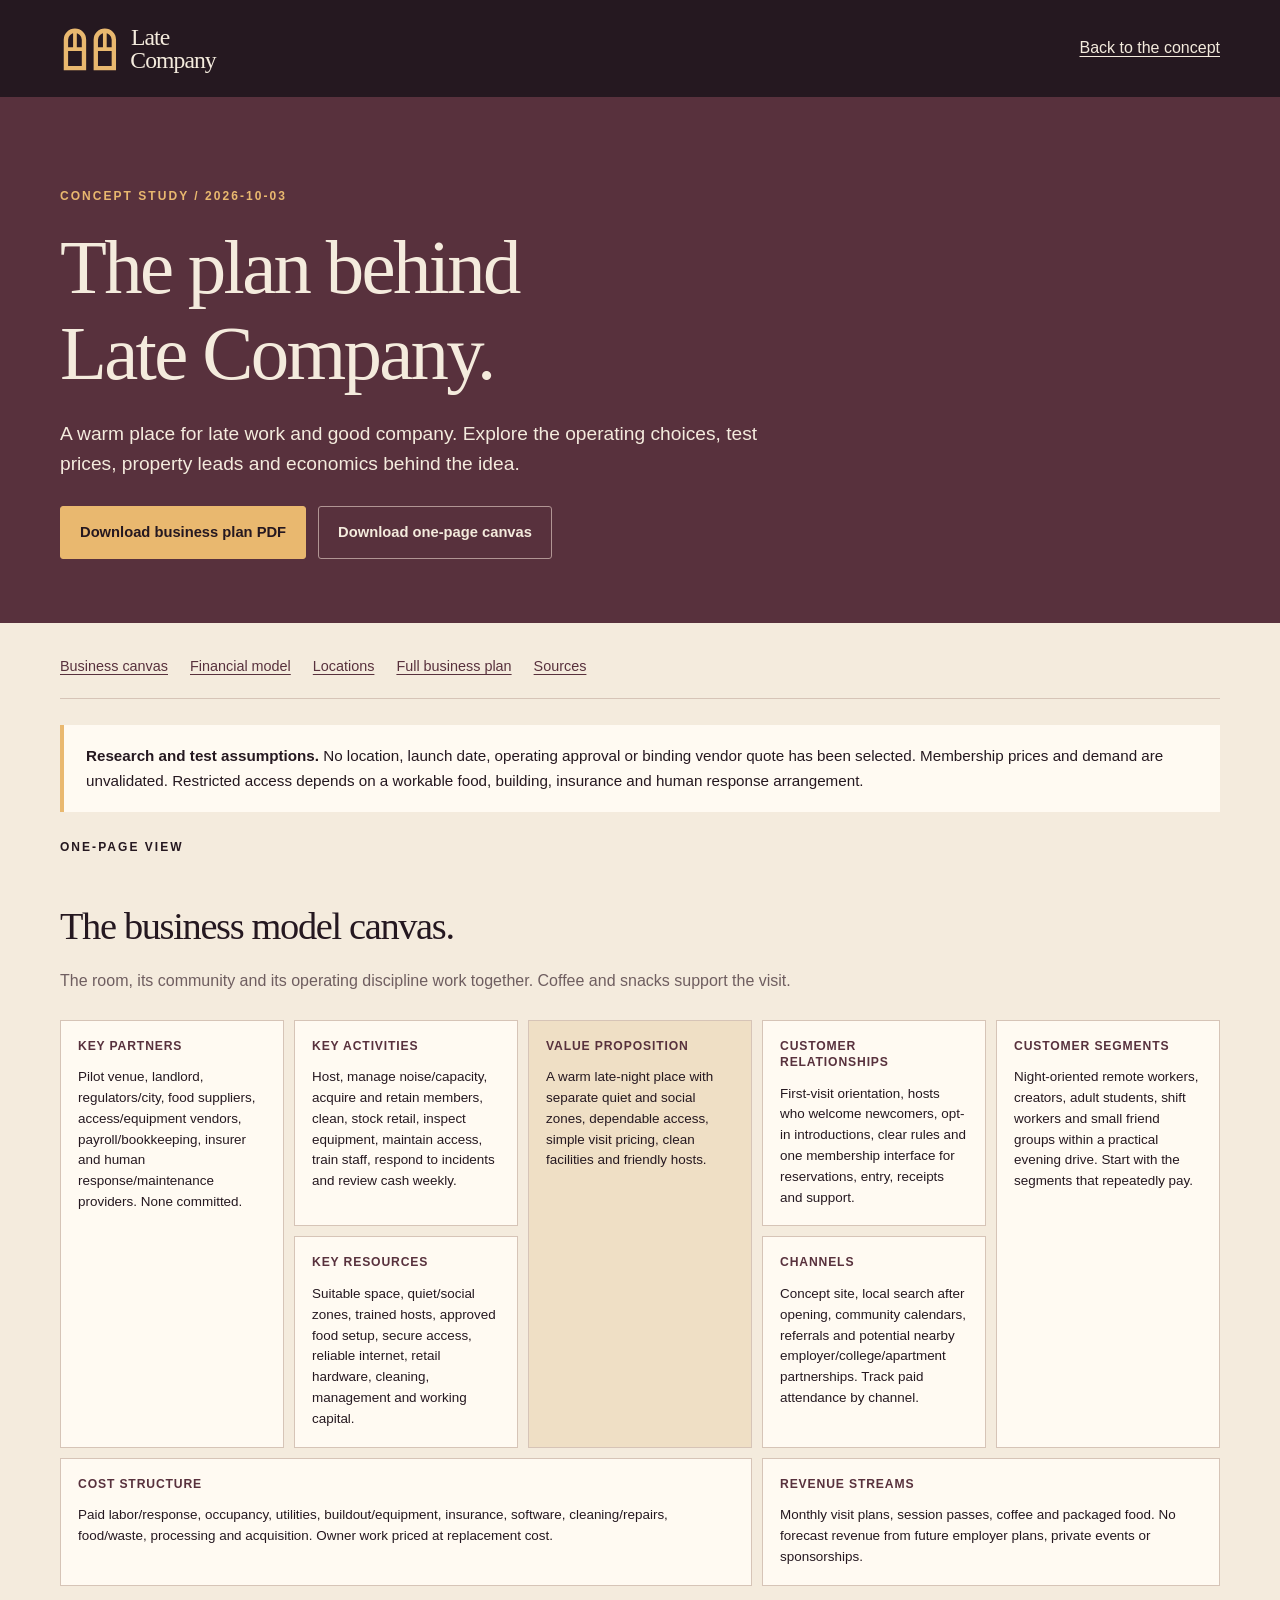
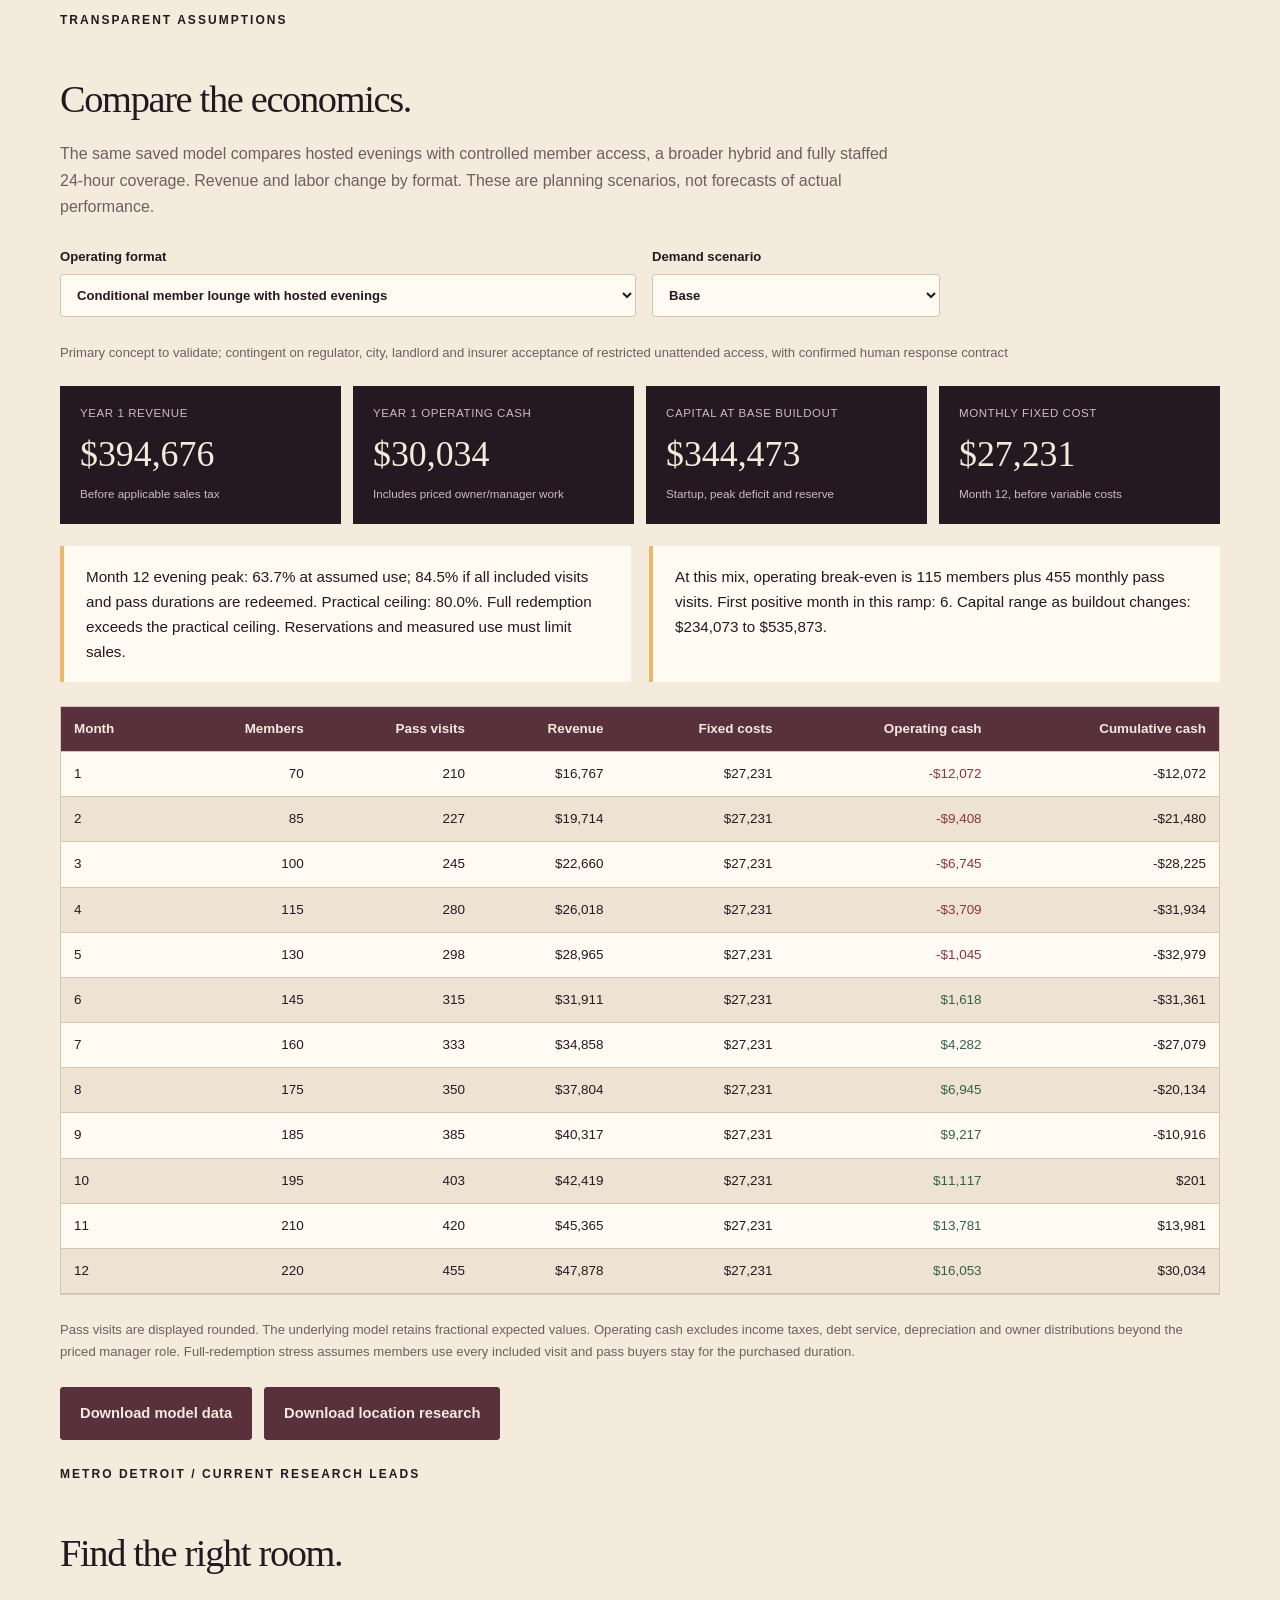
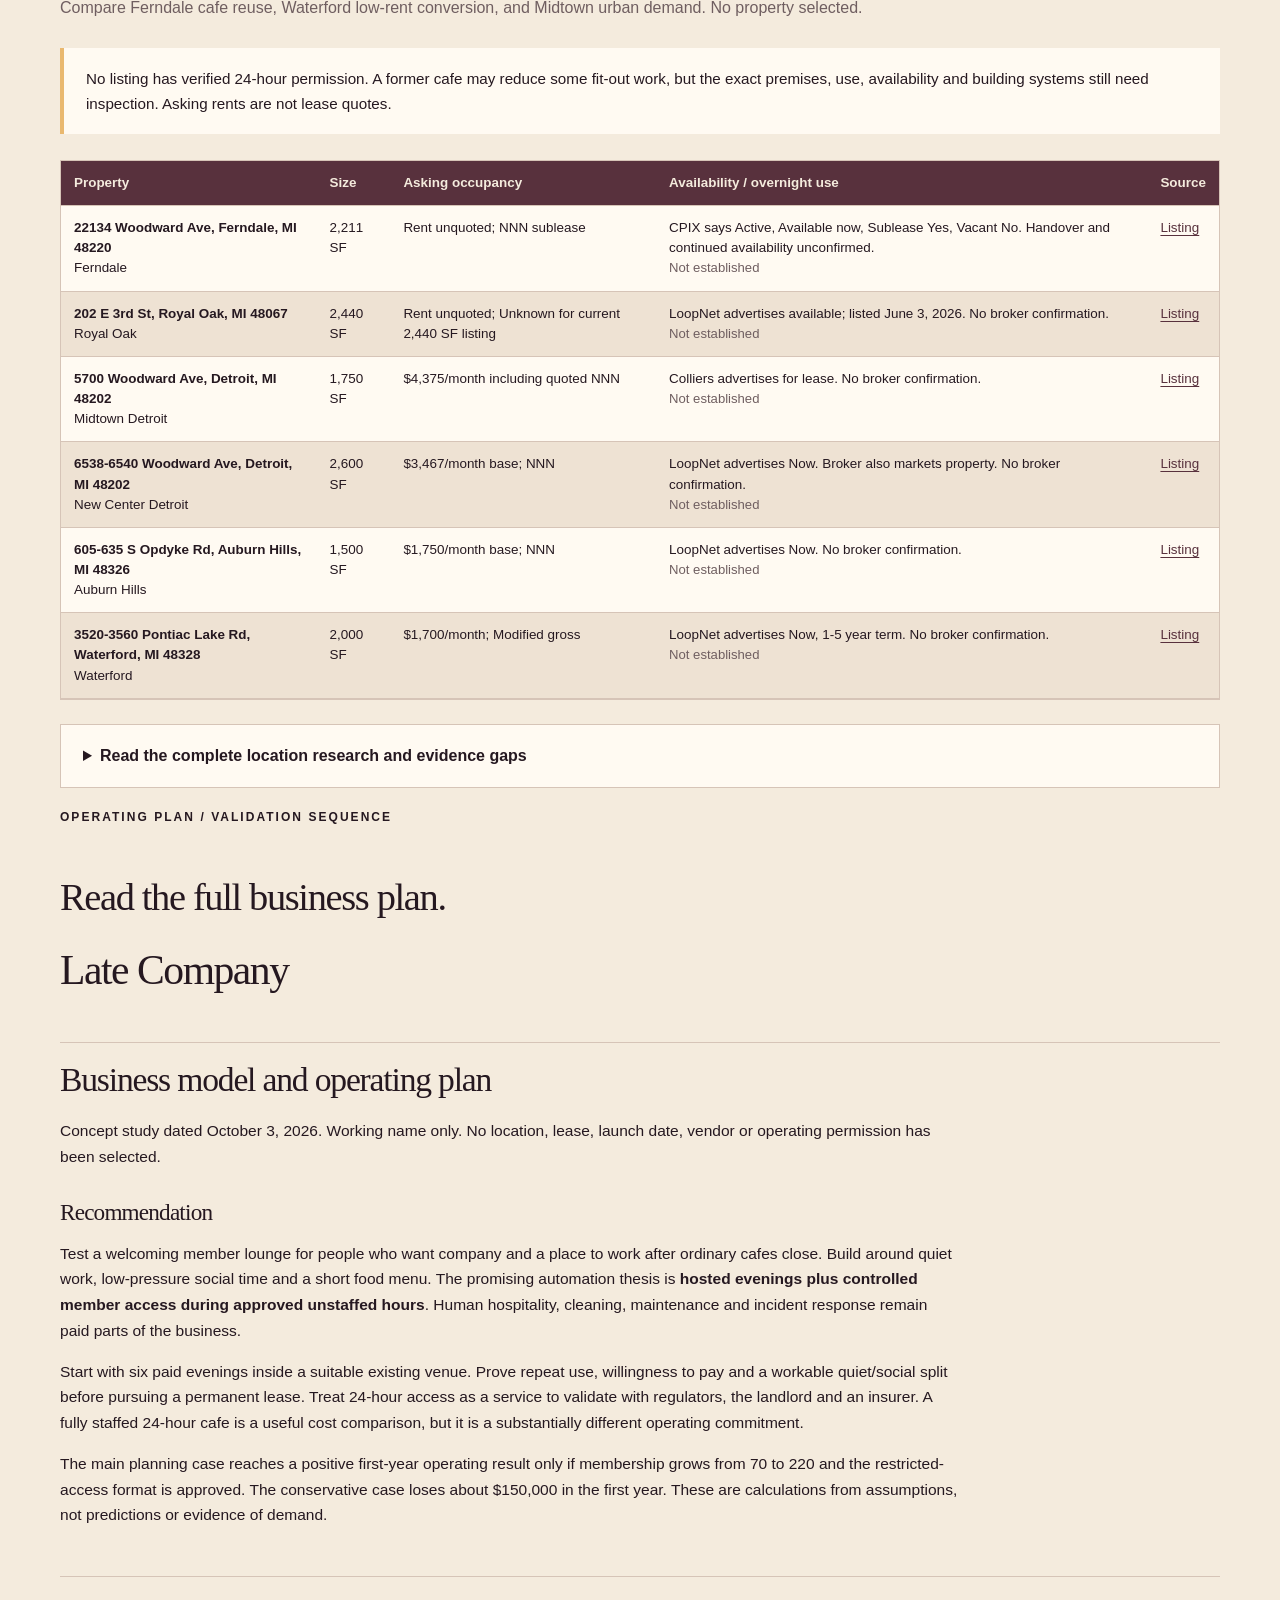
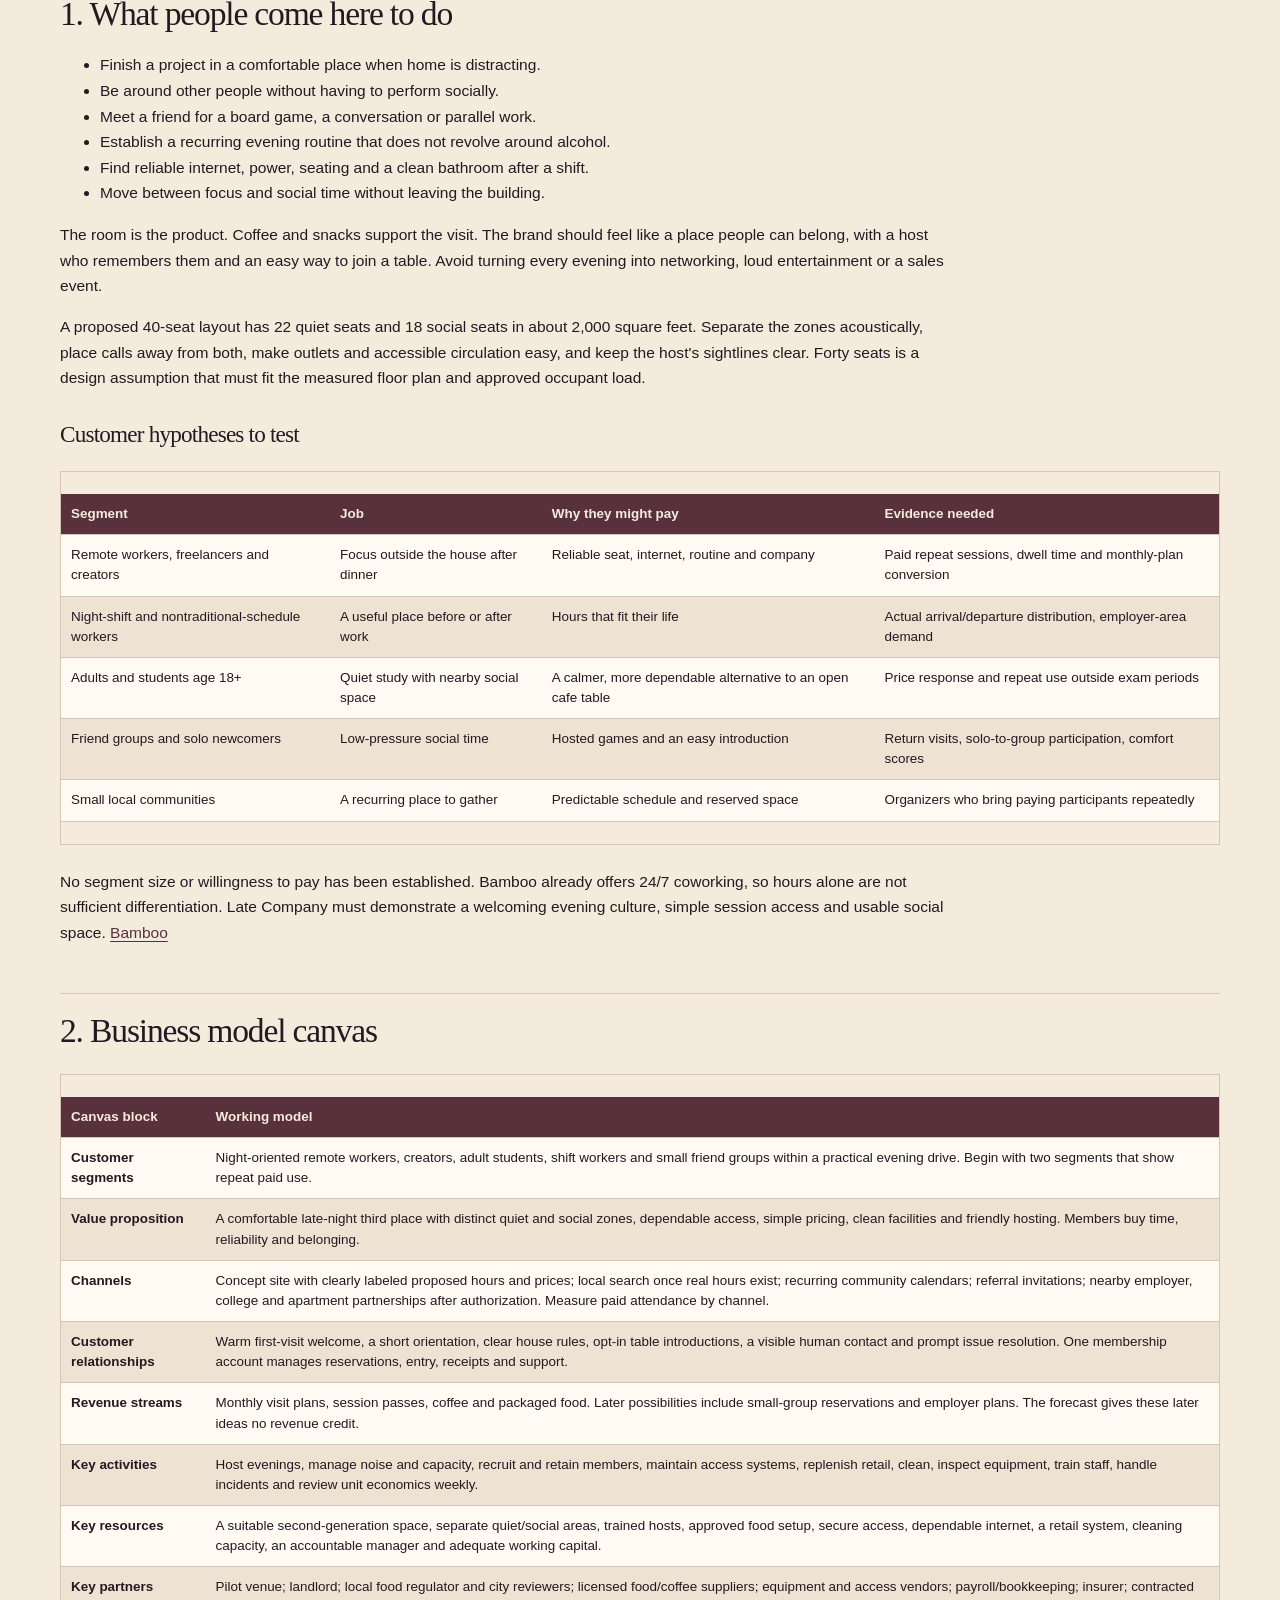
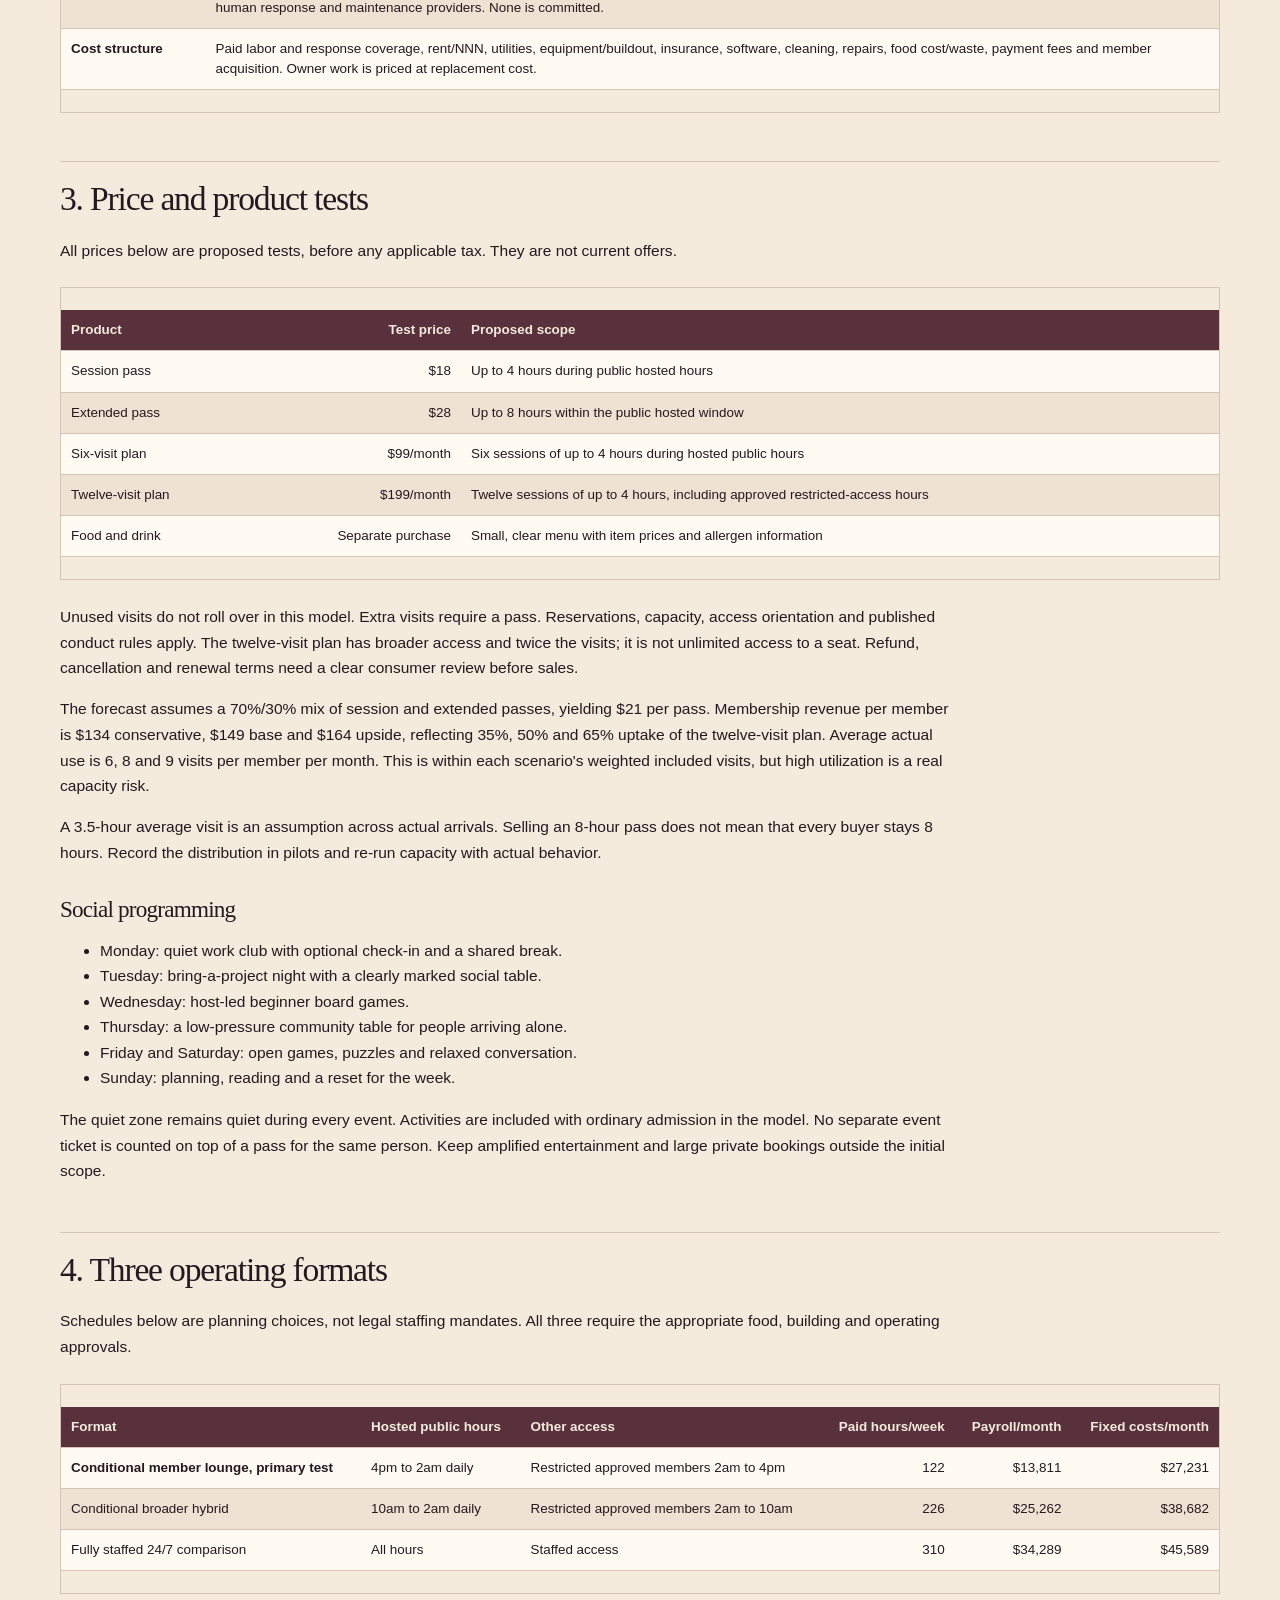
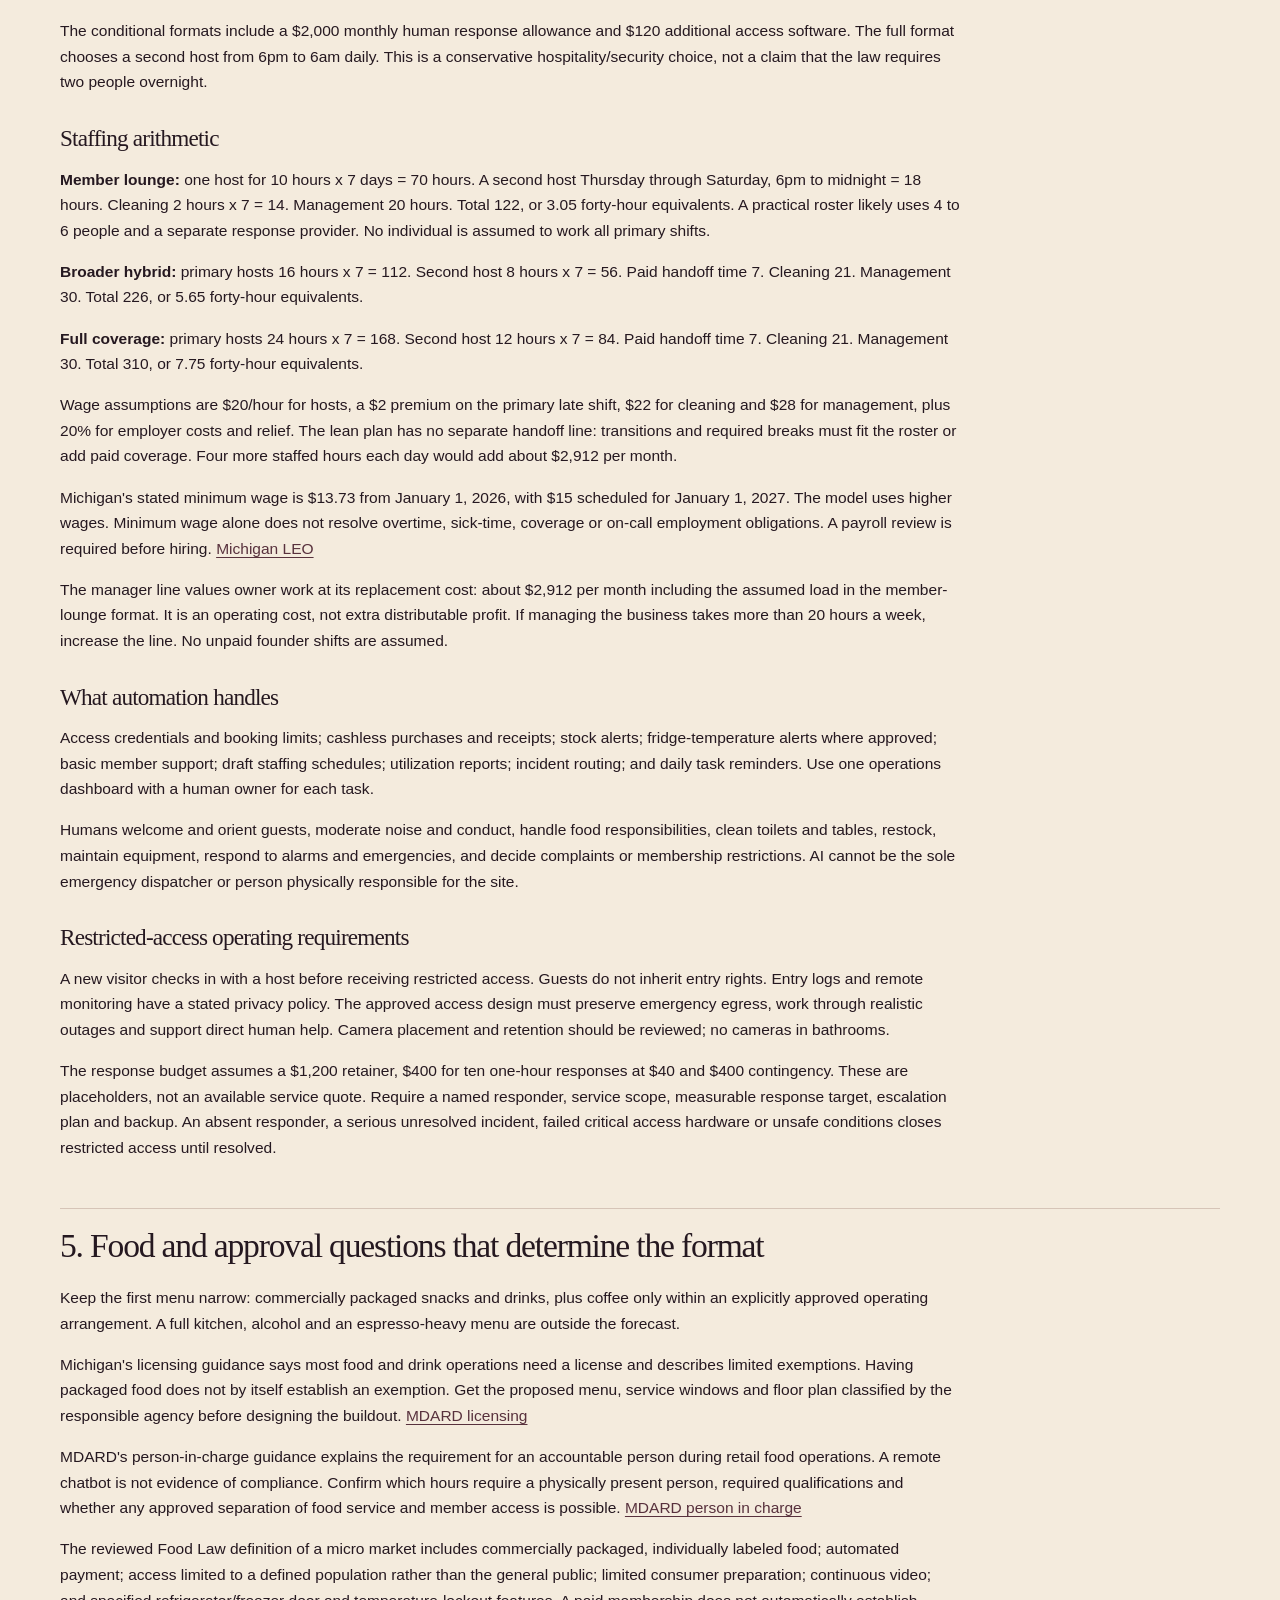
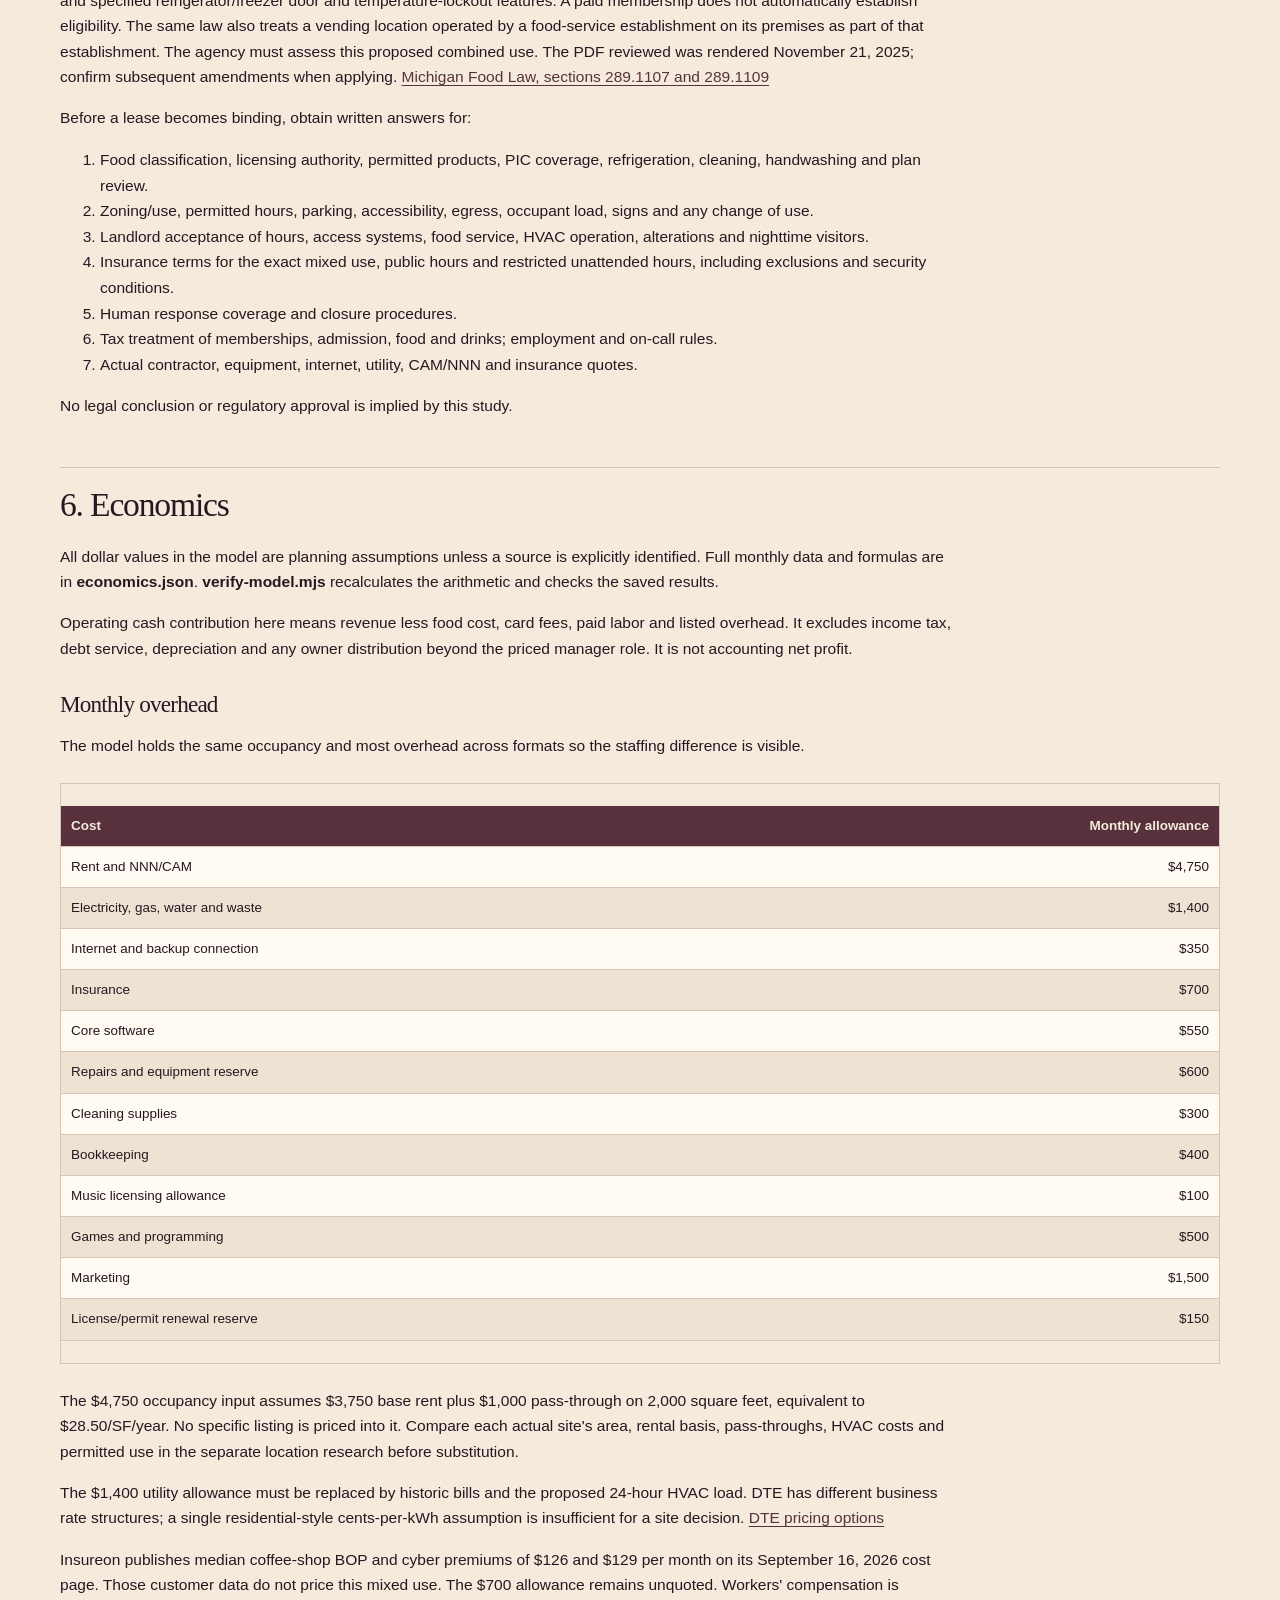
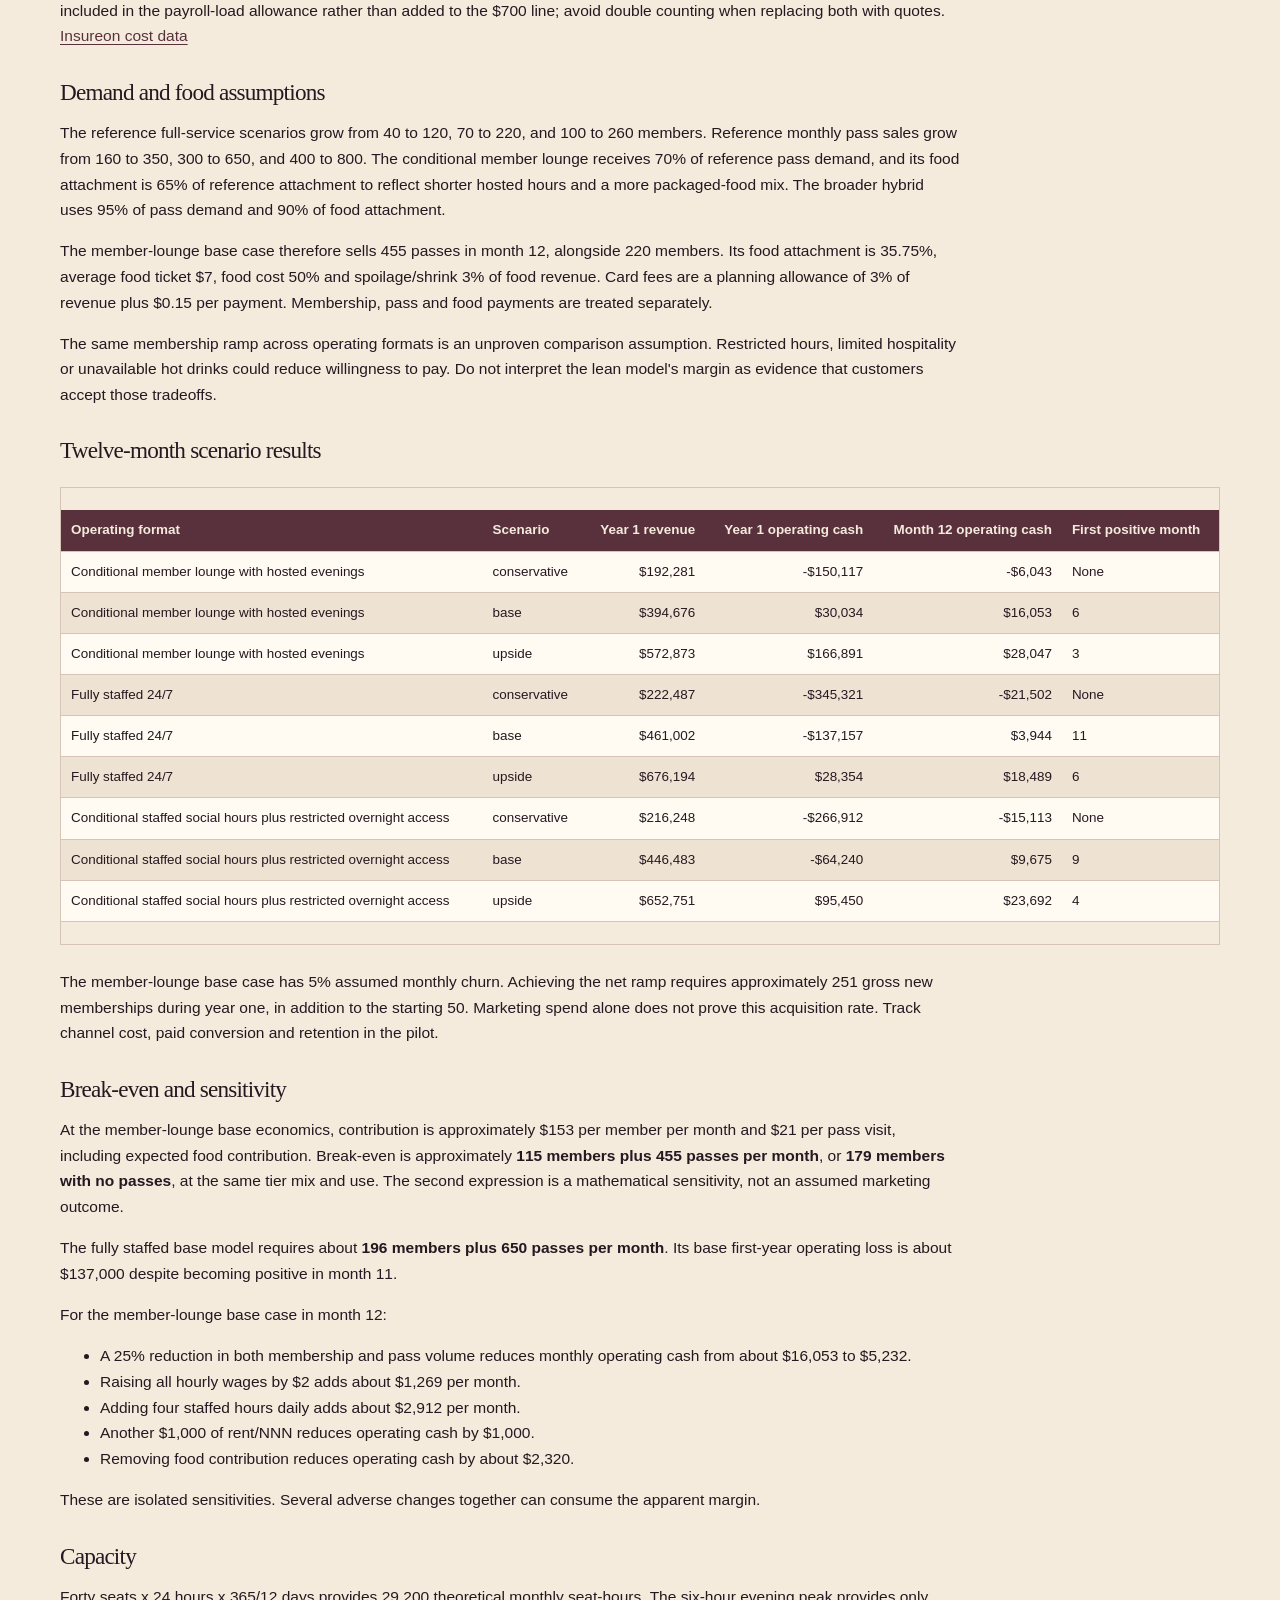
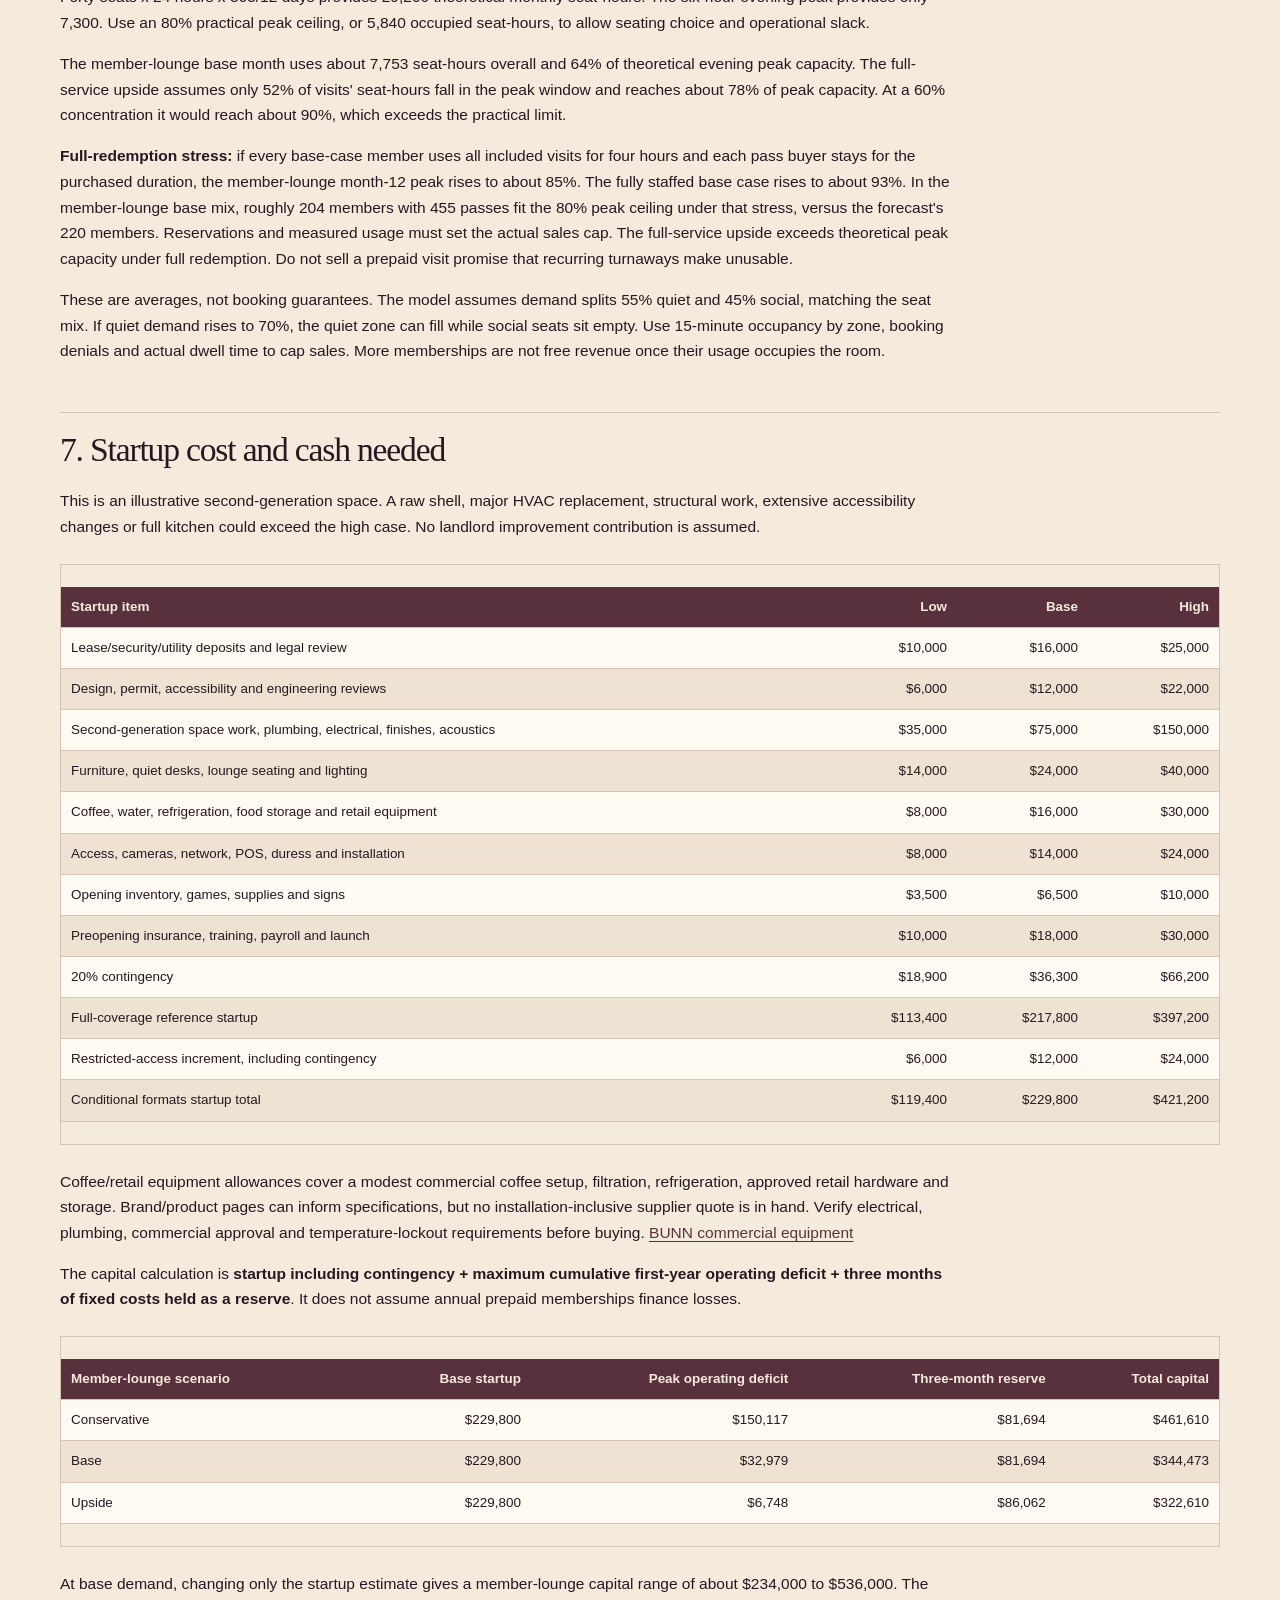
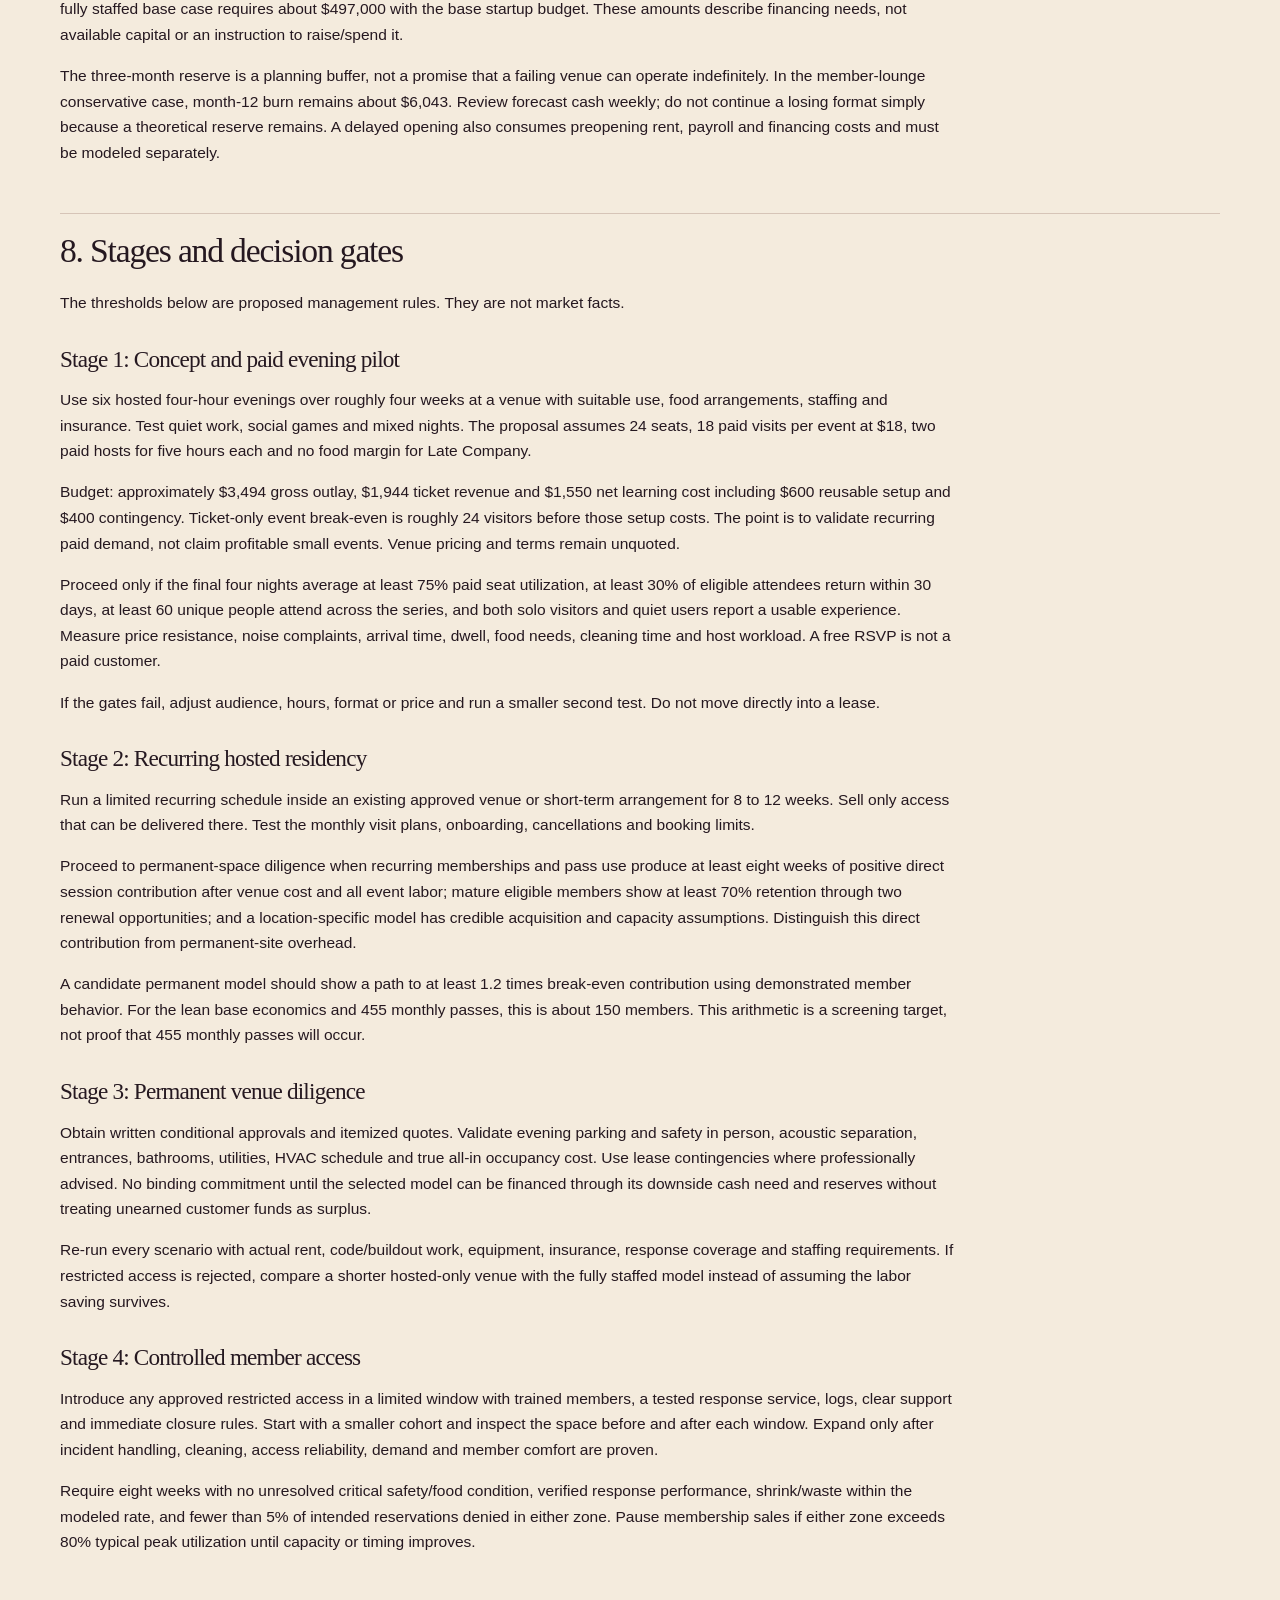
<file: planning.html>
<!DOCTYPE html>

<html lang="en"><head><meta charset="utf-8"/><meta content="width=device-width,initial-scale=1" name="viewport"/><meta content="noindex" name="robots"/><meta content="0;url=plan.html" http-equiv="refresh"/><title>The working plan | Late Company</title><link href="styles.css" rel="stylesheet"/><link href="favicon.svg" rel="icon" type="image/svg+xml"/><meta content="https://nradachy-web.github.io/late-company/social-card.png" property="og:image"/><link href="https://nradachy-web.github.io/late-company/planning.html" rel="canonical"/></head><body><main class="document-hero page-width"><h1>The working plan.</h1><p><a class="button button-gold" href="plan.html">Open the Late Company plan</a></p></main></body></html>
</file>
<file: styles.css>
:root{--ink:#251820;--wine:#58313d;--wine-deep:#36212b;--gold:#e9b86f;--paper:#f4ebdd;--stone:#c1afaf;--moss:#778678;--line:rgba(244,235,221,.19);--serif:Georgia,"Times New Roman",serif;--sans:-apple-system,BlinkMacSystemFont,"Segoe UI",Arial,sans-serif;--radius:5px;--page:1320px}
*{box-sizing:border-box}html{scroll-behavior:smooth;scroll-padding-top:108px}body{margin:0;background:var(--ink);color:var(--paper);font-family:var(--sans);font-size:16px;line-height:1.65;-webkit-font-smoothing:antialiased}body,button,input,select,textarea{font-feature-settings:"ss01" on}::selection{background:var(--gold);color:var(--ink)}a{color:inherit;text-decoration:none}button,input,select,textarea{font:inherit}button,a,input,select,textarea,summary{-webkit-tap-highlight-color:transparent}button{cursor:pointer}img{display:block;max-width:100%;height:auto}button{color:inherit}h1,h2,h3,p{margin-top:0}h1,h2,h3{font-weight:400}h1,h2,.display{font-family:var(--serif);letter-spacing:-.055em}h2{font-size:clamp(38px,4.4vw,65px);line-height:1.09;margin-bottom:30px}h3{font-family:var(--serif);font-size:30px;line-height:1.22;letter-spacing:-.03em}p{margin-bottom:22px}p:last-child{margin-bottom:0}a:focus-visible,button:focus-visible,summary:focus-visible,input:focus-visible,textarea:focus-visible,select:focus-visible,[tabindex]:focus-visible{outline:3px solid var(--gold);outline-offset:5px}a:hover{color:var(--gold)}[hidden]{display:none!important}.page-width{width:min(var(--page),calc(100% - 112px));margin-inline:auto}.section{padding-block:110px}.section-kicker{font-size:14px;color:var(--gold);margin-bottom:24px;font-weight:500;letter-spacing:.015em}.small-note{font-size:13px;color:var(--stone);line-height:1.6}.skip-link{position:fixed;z-index:99;top:12px;left:20px;background:var(--gold);color:var(--ink);padding:10px 20px;transform:translateY(-150%)}.skip-link:focus{transform:translateY(0);color:var(--ink)}
.site-header{height:106px;display:flex;align-items:center;justify-content:space-between;padding-inline:56px;position:relative;z-index:20;border-bottom:1px solid var(--line);max-width:1600px;margin:auto}.brand-link{display:block;flex-shrink:0}.brand-link img{width:216px;height:auto}.main-nav{display:flex;align-items:center;gap:36px;font-size:14px}.main-nav>a{padding-block:12px}.main-nav .nav-cta{padding:10px 20px;border:1px solid var(--line);border-radius:var(--radius)}.main-nav .nav-cta:hover{border-color:var(--gold)}.menu-toggle{display:none;border:0;background:none;padding:12px}.hero{height:min(780px,calc(100svh - 106px));min-height:640px;position:relative;isolation:isolate;overflow:hidden;max-width:1600px;margin-inline:auto;background:var(--wine-deep)}.hero-image,.hero-shade{position:absolute;width:100%;height:100%;inset:0}.hero-image{object-fit:cover;object-position:center 56%;z-index:-3;animation:room-arrive 1.4s ease-out both}.hero-shade{z-index:-2;background:linear-gradient(90deg,rgba(25,14,21,.7),rgba(25,14,21,.07) 76%),linear-gradient(0deg,rgba(25,14,21,.91),rgba(25,14,21,.02) 76%)}.hero-content{height:100%;display:flex;flex-direction:column;justify-content:flex-end;padding-block:76px;animation:type-arrive .9s ease-out both}.concept-tag{font-size:13px;display:flex;align-items:center;gap:10px;margin-bottom:32px}.concept-tag span{height:7px;width:7px;border-radius:50%;background:var(--gold)}.hero h1{font-size:clamp(66px,7.8vw,120px);line-height:.99;margin:0 0 43px;max-width:1000px;text-wrap:balance}.hero-bottom{display:flex;align-items:flex-end;justify-content:space-between;gap:30px}.hero-bottom>p{font-size:21px;line-height:1.5;margin:0;max-width:500px}.hero-action{display:flex;flex-direction:column;align-items:flex-start;gap:12px;min-width:283px}.hero-action>span{font-size:12px;color:var(--paper)}.image-note{position:absolute;right:24px;bottom:14px;font-size:10px;letter-spacing:.01em;color:#ded0ca;margin:0}.button{display:inline-flex;justify-content:space-between;align-items:center;gap:38px;min-height:54px;padding:13px 24px;border:1px solid transparent;border-radius:var(--radius);font-size:15px;font-weight:600;line-height:1.45;transition:background .18s,color .18s,border-color .18s}.button span{font-size:22px;font-weight:400;line-height:1}.button-light{background:var(--paper);color:var(--ink)}.button-light:hover{color:var(--ink);background:var(--gold)}.button-gold{background:var(--gold);color:var(--ink)}.button-gold:hover{background:#f1c988;color:var(--ink)}.button-outline{border-color:var(--line);background:transparent}.button-outline:hover{border-color:var(--gold)}.promise-band{display:flex;justify-content:space-between;gap:24px;padding-block:25px;border-bottom:1px solid var(--line);font-size:13px}.promise-band p{margin:0}.promise-band p:last-child{color:var(--stone)}.intro{display:grid;grid-template-columns:1.1fr 1fr;gap:100px}.intro h2{max-width:570px;margin:0}.intro-copy{padding-top:44px;max-width:480px;color:var(--stone)}.intro-copy .lead{font-size:24px;color:var(--paper);line-height:1.5}.text-link{display:inline-flex;gap:22px;align-items:center;font-size:14px;padding:9px 0;border:0;border-bottom:1px solid var(--stone);background:none;color:var(--paper)}.text-link:hover{border-color:var(--gold);color:var(--gold)}.space-section{padding-block:32px 100px}.space-layout{display:grid;grid-template-columns:1fr 1fr;gap:100px;align-items:center}.detail-image-wrap{position:relative;margin:0}.detail-image-wrap>img{aspect-ratio:4/4.6;object-fit:cover;width:100%;border-radius:2px 130px 2px 2px}.detail-image-wrap figcaption{font-size:11px;color:var(--stone);margin-top:13px}.image-stamp{position:absolute;left:-24px;bottom:55px;background:var(--wine);padding:21px 26px;display:flex;align-items:center;gap:20px;border-radius:3px}.image-stamp span{font-family:var(--serif);font-size:27px;line-height:1.06}.space-copy h2{margin-bottom:36px}.room-tabs{display:flex;gap:22px;border-bottom:1px solid var(--line);margin-bottom:30px}.room-tabs button{border:0;padding:12px 0;background:none;position:relative;font-size:13px;color:var(--stone)}.room-tabs button[aria-selected=true]{color:var(--gold)}.room-tabs button[aria-selected=true]:after{content:"";position:absolute;bottom:-1px;left:0;right:0;height:2px;background:var(--gold)}.room-panel{min-height:259px}.room-panel h3{max-width:340px;margin-bottom:18px}.room-panel p{font-size:15px;color:var(--stone)}.room-panel .room-detail{font-size:13px;color:var(--paper);margin-bottom:25px}.space-copy>.small-note{border-top:1px solid var(--line);padding-top:18px}.invitation{display:grid;grid-template-columns:1.4fr 1fr;column-gap:100px;position:relative;border-top:1px solid var(--line);padding-bottom:95px}.invitation>p{align-self:center;color:var(--stone);max-width:410px}.invitation-note{grid-column:1/-1;display:flex;align-items:center;gap:16px;margin-top:30px}.invitation-note p{font-size:13px;color:var(--stone);line-height:1.45;margin:0}.window-mini{display:block;width:33px;height:45px;border:3px solid var(--gold);border-radius:18px 18px 0 0;position:relative}.window-mini:before{content:"";position:absolute;left:13px;height:100%;width:3px;background:var(--gold)}.window-mini:after{content:"";position:absolute;top:18px;height:3px;width:100%;background:var(--gold)}.concept-section{background:var(--wine-deep)}.concept-grid{display:grid;grid-template-columns:1fr 1.1fr;gap:130px}.concept-intro{color:var(--stone);max-width:360px}.concept-facts{margin:0}.concept-facts>div{display:grid;grid-template-columns:110px 1fr;gap:32px;padding:27px 0;border-top:1px solid var(--line)}.concept-facts>div:first-child{padding-top:0;border:0}.concept-facts dt{font-size:14px;color:var(--gold)}.concept-facts dd{margin:0;color:var(--paper);font-size:15px}.interest-section{display:grid;grid-template-columns:1fr 1fr;gap:130px}.interest-copy{padding-top:20px}.interest-copy>p:not(.section-kicker){max-width:370px;color:var(--stone)}.interest-copy .interest-aside{font-family:var(--serif);font-size:23px;line-height:1.5;margin-top:38px;color:var(--paper)!important}.interest-form{background:var(--wine-deep);padding:36px 38px;border:1px solid var(--line);border-radius:8px}.form-row{margin-bottom:21px}.form-row label,.email-fallback label{display:block;font-size:13px;margin-bottom:9px;color:var(--paper)}.form-row label span{color:var(--stone);font-size:12px}.form-row input,.form-row select,.form-row textarea,.email-fallback textarea{width:100%;padding:13px 14px;background:var(--ink);border:1px solid rgba(244,235,221,.27);border-radius:var(--radius);color:var(--paper);font-size:14px;min-height:48px}.form-row select{appearance:auto;padding-right:5px}.form-row input::placeholder,.form-row textarea::placeholder{color:#baa9ad;opacity:1}.form-row textarea,.email-fallback textarea{resize:vertical}.interest-form .button{width:100%;margin-top:5px}.form-explanation{font-size:12px;color:var(--stone);margin-top:16px;line-height:1.6}.form-status{font-size:14px;background:var(--ink);padding:16px;border-left:3px solid var(--gold);margin-top:20px}.email-fallback{margin-top:20px}.email-fallback a{text-decoration:underline}.email-fallback textarea{font-size:12px}.faq-section{border-top:1px solid var(--line);display:grid;grid-template-columns:1fr 1fr;gap:130px}.faq-section h2{font-size:clamp(32px,3.2vw,46px)}.faq-list details{border-bottom:1px solid var(--line)}.faq-list details:first-child{border-top:1px solid var(--line)}.faq-list summary{padding:23px 30px 23px 0;cursor:pointer;position:relative;list-style:none;font-size:15px}.faq-list summary::-webkit-details-marker{display:none}.faq-list summary:after{content:"+";position:absolute;right:2px;top:20px;font-size:23px;color:var(--gold);font-weight:300}.faq-list details[open] summary:after{content:"−"}.faq-list details p{font-size:14px;color:var(--stone);padding:0 26px 23px 0;margin:0}.closing{border-top:1px solid var(--line);display:flex;align-items:center;justify-content:space-between;padding-block:65px;gap:40px}.closing>p{font-family:var(--serif);font-size:clamp(30px,3.5vw,51px);letter-spacing:-.04em;line-height:1.13;margin:0 auto 0 0}.site-footer{padding-block:46px 24px;border-top:1px solid var(--line);display:grid;grid-template-columns:1fr auto;gap:36px}.footer-wordmark{font-family:var(--serif);font-size:29px;letter-spacing:-.045em}.site-footer p{color:var(--stone);font-size:12px;margin:12px 0 0}.footer-links{display:flex;gap:30px;font-size:12px;align-items:flex-start;padding-top:9px}.footer-bottom{grid-column:1/-1;display:flex;justify-content:space-between;align-items:center;gap:24px;padding-top:25px;border-top:1px solid var(--line);font-size:11px;color:var(--stone)}.footer-bottom p{margin:0;font-size:11px}
.document-hero{padding-block:84px 60px;border-bottom:1px solid var(--line)}.document-hero h1{font-size:clamp(48px,6.5vw,88px);line-height:1.07;margin-bottom:28px;max-width:880px}.document-hero .lead{font-size:20px;max-width:730px;color:var(--stone)}.document-actions{display:flex;gap:16px;flex-wrap:wrap;margin-top:30px}.document-content{padding-block:70px}.document-content h2{font-size:39px;line-height:1.18;margin-top:70px}.document-content h2:first-child{margin-top:0}.document-content h3{font-size:25px;margin-top:32px}.document-content p,.document-content li{max-width:780px;color:var(--stone)}.document-content strong{color:var(--paper);font-weight:600}.document-content a:not(.button){text-decoration:underline;text-underline-offset:4px}.document-content ul,.document-content ol{padding-left:24px}.document-content li{margin-bottom:10px}.brand-showcase{display:grid;grid-template-columns:1.3fr 1fr;gap:20px;margin-block:32px}.brand-tile{padding:50px 40px;background:var(--wine-deep);border:1px solid var(--line);border-radius:var(--radius);min-height:220px;display:flex;align-items:center;justify-content:center;position:relative}.brand-tile.light{background:var(--paper)}.brand-tile img{max-height:180px;max-width:100%}.brand-tile .tile-label{position:absolute;left:18px;bottom:12px;font-size:11px;color:var(--stone)}.brand-tile.light .tile-label{color:var(--wine)}.palette{display:grid;grid-template-columns:repeat(6,1fr);gap:12px;margin-block:30px}.swatch{min-width:0}.swatch-color{height:110px;border:1px solid var(--line);border-radius:4px;margin-bottom:10px}.swatch span{display:block;font-size:12px}.swatch code{color:var(--stone);font-size:11px}.download-list{display:grid;grid-template-columns:repeat(2,1fr);gap:12px;margin-block:26px}.download-list a{border:1px solid var(--line);padding:17px 20px;border-radius:var(--radius);font-size:14px}.note-box{padding:24px 28px;border-left:3px solid var(--gold);background:var(--wine-deep);margin-block:32px}.note-box p{font-size:14px}.type-sample{padding-block:25px;border-bottom:1px solid var(--line)}.type-sample .large{font-family:var(--serif);font-size:clamp(40px,5vw,72px);line-height:1.1;color:var(--paper);letter-spacing:-.045em}.type-sample .body-sample{font-size:18px;color:var(--paper)}
@keyframes room-arrive{from{transform:scale(1.035);opacity:.5}to{transform:scale(1);opacity:1}}@keyframes type-arrive{from{opacity:0;transform:translateY(12px)}to{opacity:1;transform:translateY(0)}}
@media(min-width:1700px){.site-header{padding-inline:0;width:var(--page)}.hero{border-radius:6px}.hero-content{width:var(--page)}}
@media(max-width:1100px){.page-width{width:calc(100% - 72px)}.site-header{padding-inline:36px}.main-nav{gap:25px}.intro,.space-layout{gap:64px}.concept-grid,.interest-section,.faq-section{gap:70px}.room-tabs{gap:17px}.room-tabs button{font-size:12px}.concept-facts>div{grid-template-columns:92px 1fr;gap:18px}.interest-form{padding:28px}.hero-bottom>p{font-size:19px}.hero h1{font-size:89px}.palette{grid-template-columns:repeat(3,1fr)}}
@media(max-width:800px){html{scroll-padding-top:20px}.page-width{width:calc(100% - 44px)}.section{padding-block:72px}.site-header{height:88px;padding-inline:22px}.brand-link img{width:184px}.menu-toggle{display:flex;align-items:center;gap:14px;font-size:14px}.menu-toggle span{font-size:23px;line-height:1}.main-nav{display:none;position:absolute;left:0;right:0;top:88px;padding:18px 22px 25px;background:var(--ink);border-bottom:1px solid var(--line);box-shadow:0 14px 25px rgba(0,0,0,.16)}.main-nav.is-open{display:flex;flex-direction:column;align-items:stretch;gap:5px}.main-nav>a{padding:12px}.main-nav .nav-cta{margin-top:8px}.hero{height:740px;min-height:0;max-height:calc(100svh - 88px)}.hero-content{padding-block:52px}.hero h1{font-size:clamp(57px,9.8vw,80px);margin-bottom:28px}.hero-shade{background:linear-gradient(90deg,rgba(25,14,21,.48),rgba(25,14,21,.14)),linear-gradient(0deg,rgba(25,14,21,.91),rgba(25,14,21,.05) 95%)}.hero-image{object-position:63% center}.hero-bottom{display:block}.hero-bottom>p{font-size:17px;line-height:1.55;margin-bottom:27px}.hero-action{gap:11px}.hero-action>span{font-size:11px}.concept-tag{font-size:11px;margin-bottom:24px}.image-note{font-size:9px;right:18px;bottom:10px}.promise-band{font-size:11px;line-height:1.5;gap:25px;padding-block:20px}.promise-band p:last-child{text-align:right;max-width:125px}.intro{grid-template-columns:1fr;gap:32px}.intro h2 br:nth-child(1){display:none}.intro-copy{padding-top:0;max-width:580px}.intro-copy .lead{font-size:21px}.intro-copy p{font-size:15px}.space-section{padding-block:0 72px}.space-layout{grid-template-columns:1fr;gap:45px}.detail-image-wrap>img{aspect-ratio:5/4;border-top-right-radius:95px}.image-stamp{left:-10px;bottom:42px;padding:17px 21px}.space-copy h2{margin-bottom:24px}.space-copy h2 br{display:none}.room-tabs{gap:28px}.room-tabs button{font-size:14px}.room-panel{min-height:0}.room-panel h3{max-width:none}.room-panel p{max-width:590px}.space-copy>.small-note{margin-top:30px}.invitation{grid-template-columns:1fr;gap:8px}.invitation>p{max-width:590px;font-size:15px}.invitation-note{margin-top:22px}.concept-grid,.interest-section,.faq-section{grid-template-columns:1fr;gap:40px}.concept-intro{max-width:560px}.concept-facts>div{grid-template-columns:105px 1fr;gap:25px}.concept-facts>div:first-child{padding-top:24px;border-top:1px solid var(--line)}.interest-copy{padding:0}.interest-copy h2 br{display:none}.interest-copy>p:not(.section-kicker){max-width:560px}.interest-copy .interest-aside{font-size:21px;margin-top:24px}.interest-form{max-width:580px;width:100%;padding:30px}.faq-section{gap:24px}.faq-section h2 br{display:none}.closing{gap:23px;flex-wrap:wrap;padding-block:45px}.closing>img{width:67px;height:67px}.closing>p{font-size:34px}.closing>.button{margin-left:90px}.site-footer{grid-template-columns:1fr;gap:28px}.footer-links{flex-wrap:wrap;gap:25px;padding:0}.footer-bottom{flex-direction:column;align-items:flex-start;gap:12px;padding-top:23px}.document-hero{padding-block:60px 42px}.document-hero .lead{font-size:18px}.document-content{padding-block:48px}.brand-showcase{grid-template-columns:1fr}.brand-tile{padding:40px 30px}.download-list{grid-template-columns:1fr}.document-content h2{font-size:32px}}
@media(max-width:400px){.hero h1{font-size:54px}.hero{height:715px;max-height:none}.hero-content{padding-top:90px}.hero-action .button{padding-inline:20px}.room-tabs{gap:18px}.room-tabs button{font-size:12px}.interest-form{padding:23px 20px}.concept-facts>div{grid-template-columns:1fr;gap:8px}.closing>p{font-size:30px}.closing>.button{margin-left:0}.palette{grid-template-columns:repeat(2,1fr)}}
@media(prefers-reduced-motion:reduce){html{scroll-behavior:auto}*,*:before,*:after{animation:none!important;transition:none!important}}
@media print{body{background:white;color:#251820}.site-header,.site-footer,.document-actions,.skip-link{display:none}.page-width{width:100%}.document-hero{padding-top:0}.document-content p,.document-content li,.document-hero .lead{color:#36212b}.document-content strong{color:#251820}.document-content h2{break-after:avoid}.note-box{background:#f4ebdd;break-inside:avoid}}
</file>
<file: plan.css>
:root{--ink:#251820;--wine:#58313d;--gold:#e9b86f;--paper:#f4ebdd;--muted:#6f5e60;--surface:#fffaf2;--line:#d6c4b7;--green:#326248;--red:#8b353e}
*{box-sizing:border-box}html{scroll-behavior:smooth}body{margin:0;background:var(--paper);color:var(--ink);font:16px/1.65 Arial,Helvetica,sans-serif}a{color:var(--wine);text-underline-offset:3px}button,select{font:inherit}button,a,select{touch-action:manipulation}:focus-visible{outline:3px solid var(--gold);outline-offset:4px}.page-width{width:min(1160px,calc(100% - 48px));margin:auto}.site-header{background:var(--ink);padding:18px 0}.site-header .page-width{display:flex;align-items:center;justify-content:space-between;gap:24px}.brand-link img{display:block;width:188px;max-width:48vw;height:auto}.site-header a{color:var(--paper)}.document-hero{background:var(--wine);color:var(--paper);padding:78px 0 64px}.eyebrow{text-transform:uppercase;letter-spacing:.17em;font-size:.75rem;font-weight:700}.document-hero .eyebrow{color:var(--gold)}h1,h2,h3{font-family:Georgia,'Times New Roman',serif;line-height:1.12;font-weight:400;letter-spacing:-.035em}h1{font-size:clamp(3rem,6vw,5.5rem);max-width:850px;margin:18px 0 22px}h2{font-size:2.4rem;margin:48px 0 20px}h3{font-size:1.55rem;margin:30px 0 14px}.lede{font-size:1.2rem;max-width:750px;line-height:1.55}.actions{display:flex;gap:12px;flex-wrap:wrap;margin-top:28px}.button{display:inline-flex;align-items:center;justify-content:center;padding:13px 19px;border:1px solid var(--wine);text-decoration:none;background:var(--wine);color:var(--paper);font-size:.92rem;font-weight:700;border-radius:3px}.document-hero .button{background:var(--gold);color:var(--ink);border-color:var(--gold)}.document-hero .button.secondary{background:transparent;color:var(--paper);border-color:#b19594}.jump-links{display:flex;gap:22px;flex-wrap:wrap;padding:20px 0;border-bottom:1px solid var(--line);font-size:.9rem}.document-content{padding:12px 0 64px}.notice{border-left:4px solid var(--gold);background:var(--surface);padding:18px 22px;margin:26px 0;font-size:.95rem}.section-intro{max-width:840px;color:var(--muted)}.canvas-grid{display:grid;grid-template-columns:repeat(5,minmax(0,1fr));grid-template-rows:auto auto auto;gap:10px;margin:25px 0}.canvas-card{background:var(--surface);border:1px solid var(--line);padding:17px;min-width:0}.canvas-card h3{font-family:Arial,Helvetica,sans-serif;font-size:.76rem;line-height:1.35;text-transform:uppercase;letter-spacing:.07em;font-weight:700;margin:0 0 13px;color:var(--wine)}.canvas-card p{font-size:.84rem;line-height:1.55;margin:0}.canvas-card[data-block="Key partners"]{grid-column:1;grid-row:1 / 3}.canvas-card[data-block="Key activities"]{grid-column:2;grid-row:1}.canvas-card[data-block="Key resources"]{grid-column:2;grid-row:2}.canvas-card[data-block="Value proposition"]{grid-column:3;grid-row:1 / 3;background:#efdfc5}.canvas-card[data-block="Customer relationships"]{grid-column:4;grid-row:1}.canvas-card[data-block="Channels"]{grid-column:4;grid-row:2}.canvas-card[data-block="Customer segments"]{grid-column:5;grid-row:1 / 3}.canvas-card[data-block="Cost structure"]{grid-column:1 / 4;grid-row:3}.canvas-card[data-block="Revenue streams"]{grid-column:4 / 6;grid-row:3}.controls{display:grid;grid-template-columns:2fr 1fr;gap:16px;max-width:880px;margin:25px 0}.controls label{font-size:.82rem;font-weight:700;display:block}.controls select{display:block;margin-top:7px;width:100%;border:1px solid var(--line);background:var(--surface);padding:12px;color:var(--ink);border-radius:3px}.metrics{display:grid;grid-template-columns:repeat(4,minmax(0,1fr));gap:12px;margin:22px 0}.metric{background:var(--ink);color:var(--paper);padding:20px;min-width:0}.metric span{display:block;font-size:.72rem;line-height:1.35;text-transform:uppercase;letter-spacing:.05em;color:#cebcbb}.metric strong{display:block;font:clamp(1.7rem,2.8vw,2.3rem)/1.2 Georgia,serif;margin-top:12px;white-space:nowrap}.metric small{display:block;font-size:.73rem;margin-top:8px;color:#cebcbb}.table-wrap{overflow-x:auto;margin:24px 0;border:1px solid var(--line)}table{width:100%;border-collapse:collapse;font-size:.84rem;line-height:1.5;background:var(--surface)}th{text-align:left;background:var(--wine);color:var(--paper);font-weight:700}th,td{padding:12px 13px;border-bottom:1px solid var(--line);vertical-align:top}tbody tr:nth-child(even){background:#eee2d3}.numeric{text-align:right;font-variant-numeric:tabular-nums;white-space:nowrap}.positive{color:var(--green)}.negative{color:var(--red)}.model-notes{display:grid;grid-template-columns:1fr 1fr;gap:18px}.model-notes .notice{margin:0}.body-copy{max-width:100%;margin-top:28px}.body-copy>p,.body-copy>ul,.body-copy>ol{max-width:900px}.body-copy p,.body-copy li{font-size:.97rem}.body-copy h1{font-size:2.6rem}.body-copy h2{padding-top:18px;border-top:1px solid var(--line);font-size:2.1rem}.body-copy h3{font-size:1.45rem}.body-copy table{margin:22px 0}.body-copy th,.body-copy td{padding:10px}.body-copy pre{overflow:auto}.body-copy code{font-size:.88em}.location-card{padding:18px 0;border-bottom:1px solid var(--line)}.location-card h3{margin:0 0 8px}.location-card p{margin:8px 0}details{border:1px solid var(--line);padding:18px 22px;margin:20px 0;background:var(--surface)}summary{font-weight:700;cursor:pointer}.source-list{font-size:.85rem;columns:2;column-gap:36px}.source-list li{break-inside:avoid;padding-bottom:10px}.footer{background:var(--ink);color:var(--paper);padding:28px 0;font-size:.8rem}.footer a{color:var(--gold)}.small{font-size:.82rem;color:var(--muted)}.download-row{display:flex;flex-wrap:wrap;gap:12px;margin:25px 0}.sr-only{position:absolute;width:1px;height:1px;padding:0;margin:-1px;overflow:hidden;clip:rect(0,0,0,0);white-space:nowrap;border:0}
@media(max-width:900px){.canvas-grid{grid-template-columns:repeat(2,minmax(0,1fr));grid-template-rows:none}.canvas-card[data-block]{grid-column:auto;grid-row:auto}.metrics{grid-template-columns:repeat(2,minmax(0,1fr))}.model-notes{grid-template-columns:1fr}.body-copy .table-wrap table{min-width:620px}}@media(max-width:560px){.page-width{width:calc(100% - 32px)}.document-hero{padding:44px 0}.canvas-grid,.controls{grid-template-columns:1fr}.metrics{gap:8px}.metric{padding:15px}.metric strong{font-size:1.65rem}.source-list{columns:1}.site-header .page-width{gap:12px}.jump-links{gap:14px;font-size:.8rem}h2{font-size:2rem}.body-copy h2{font-size:1.8rem}.body-copy th,.body-copy td{padding:8px}}@media print{.site-header,.jump-links,.controls,.actions,.footer{display:none}.document-hero{color:var(--ink);background:white;padding:10px 0}.page-width{width:100%}.document-content{padding:0}.table-wrap{overflow:visible}.canvas-grid{break-inside:avoid}.metric{color:var(--ink);background:white;border:1px solid #aaa}body{background:white}}
</file>
